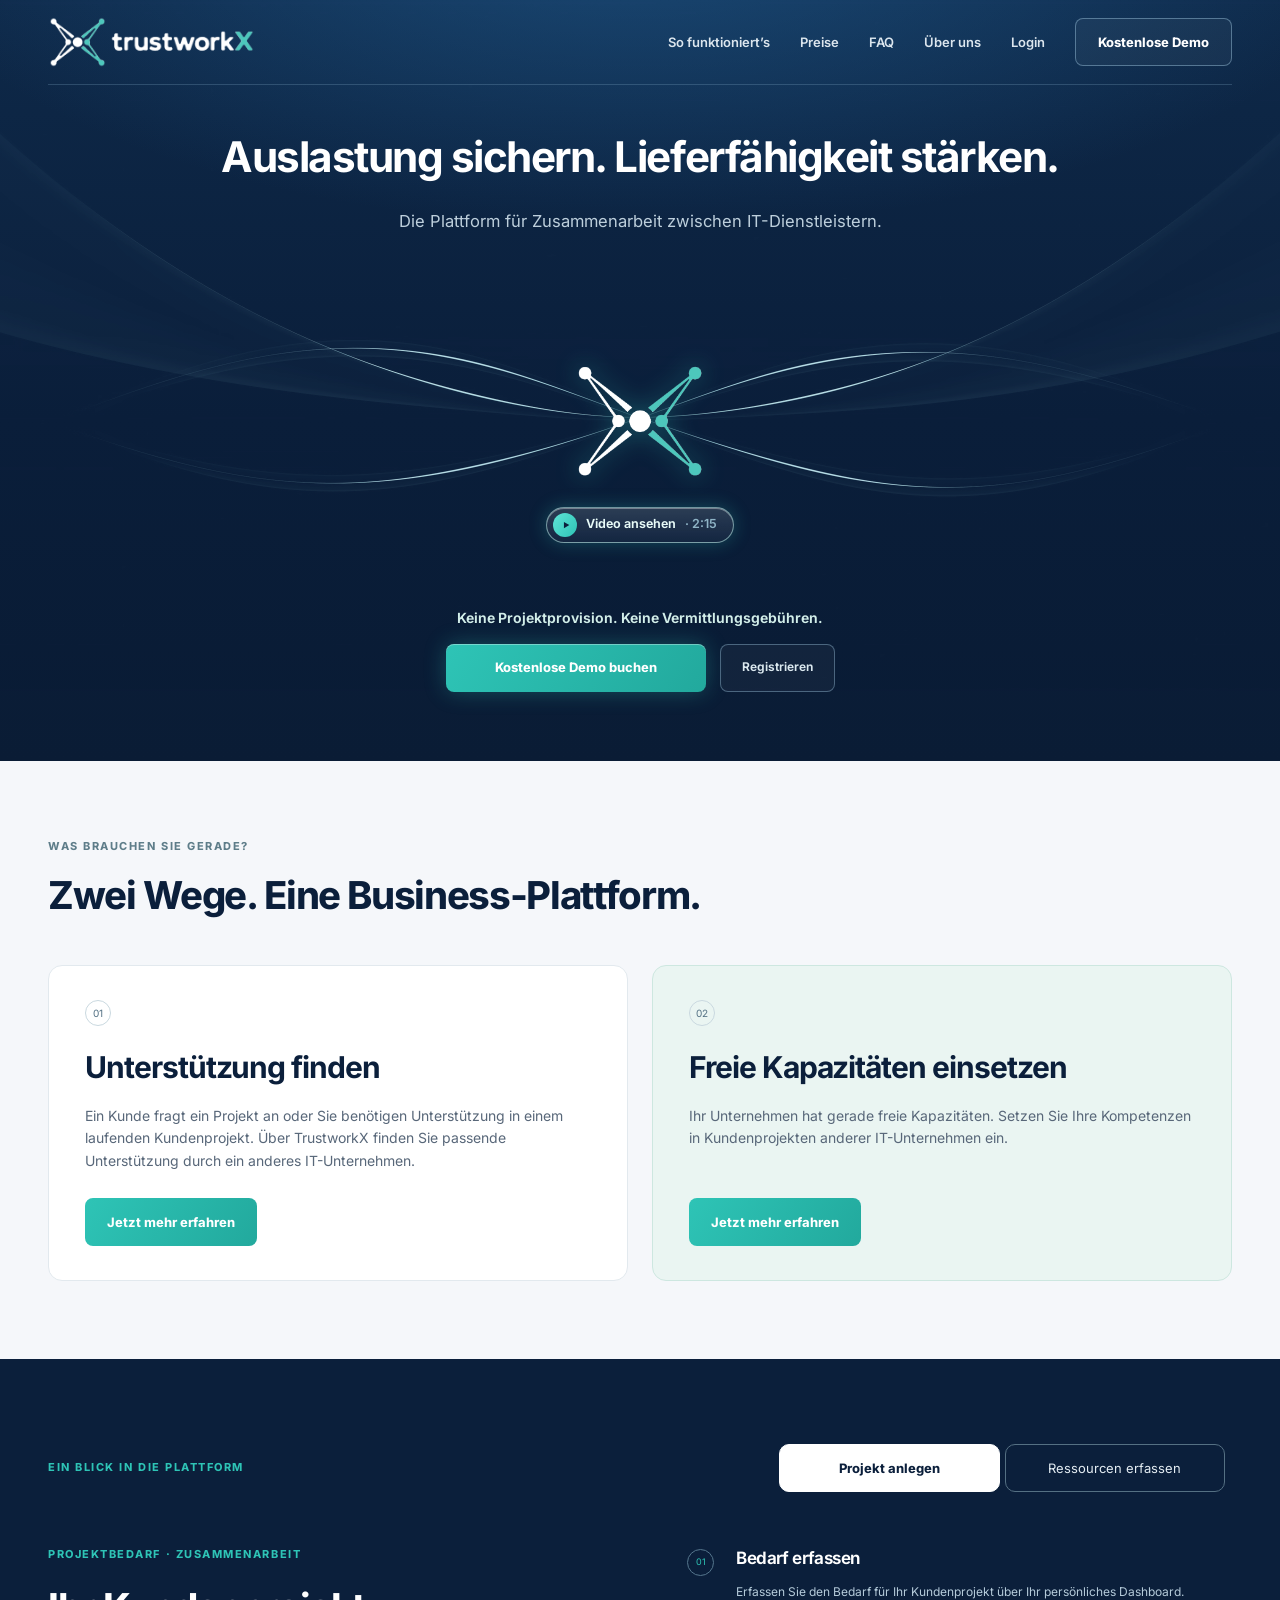
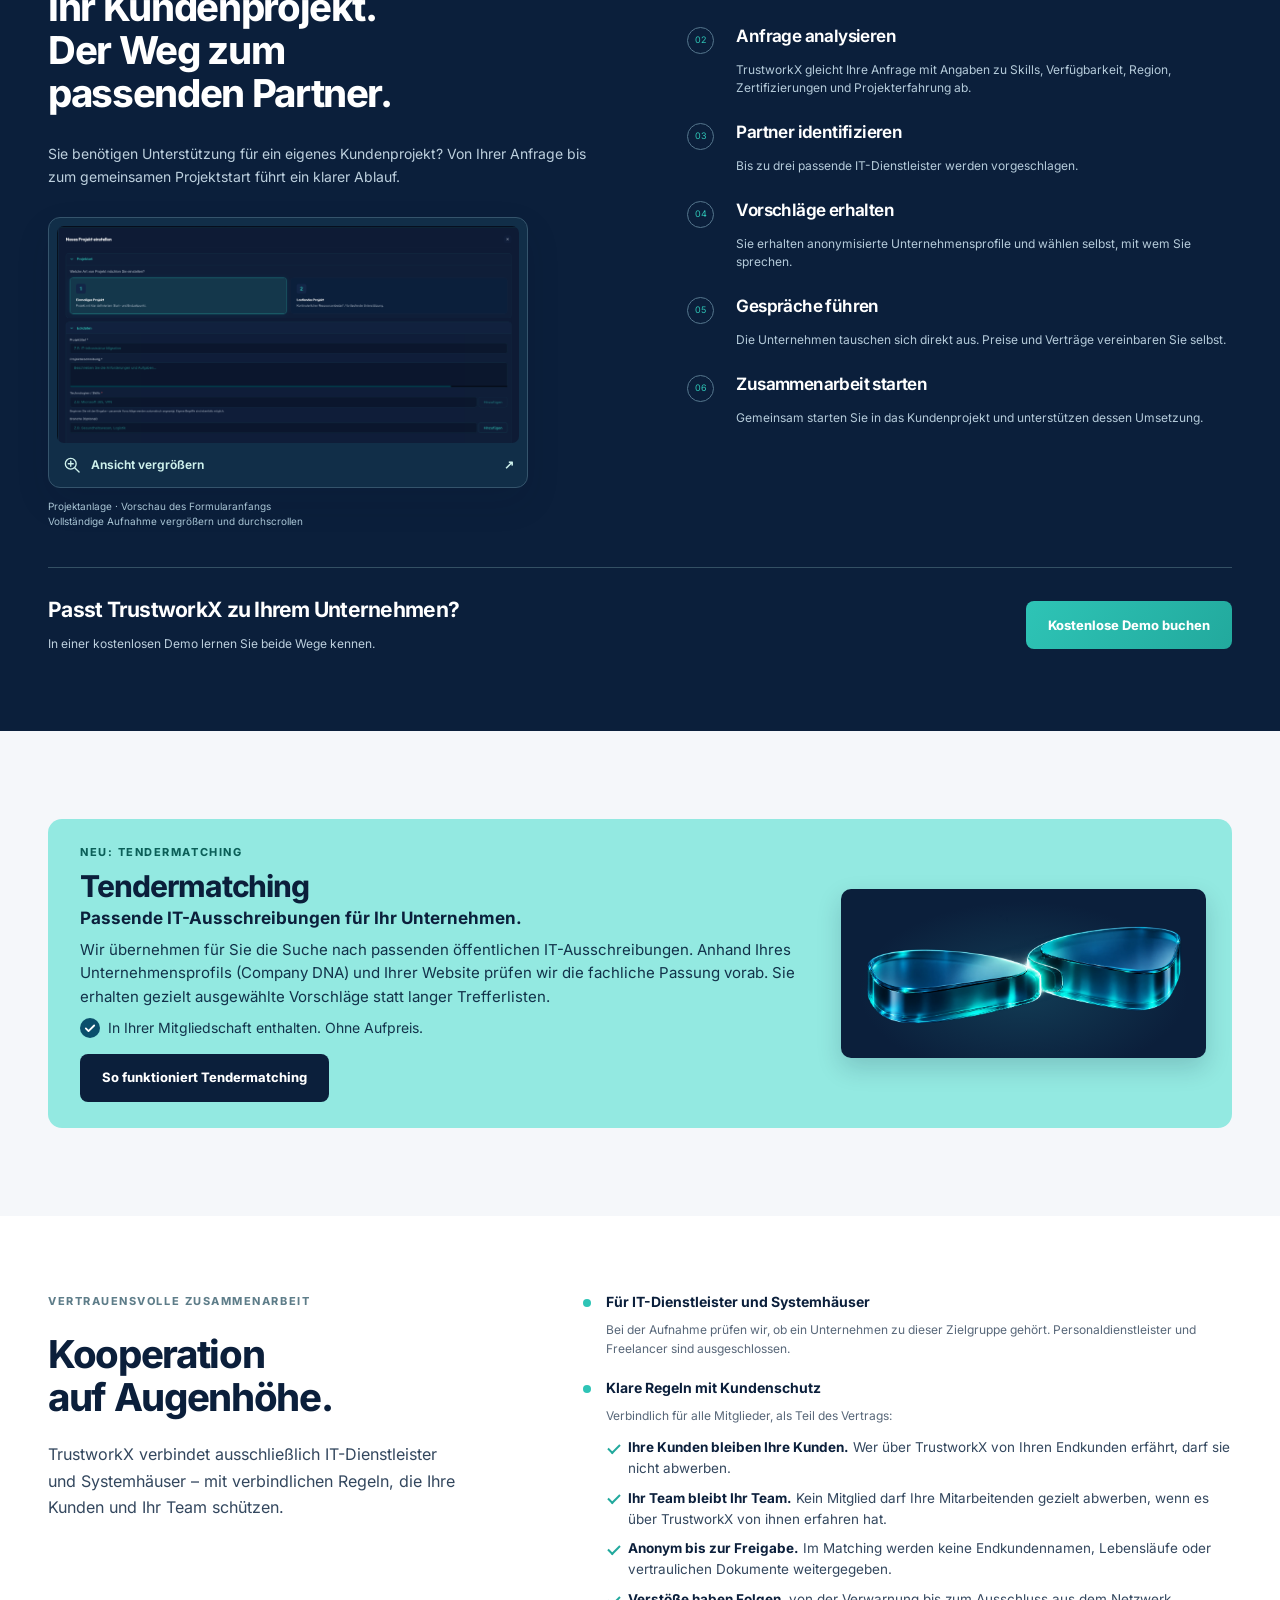
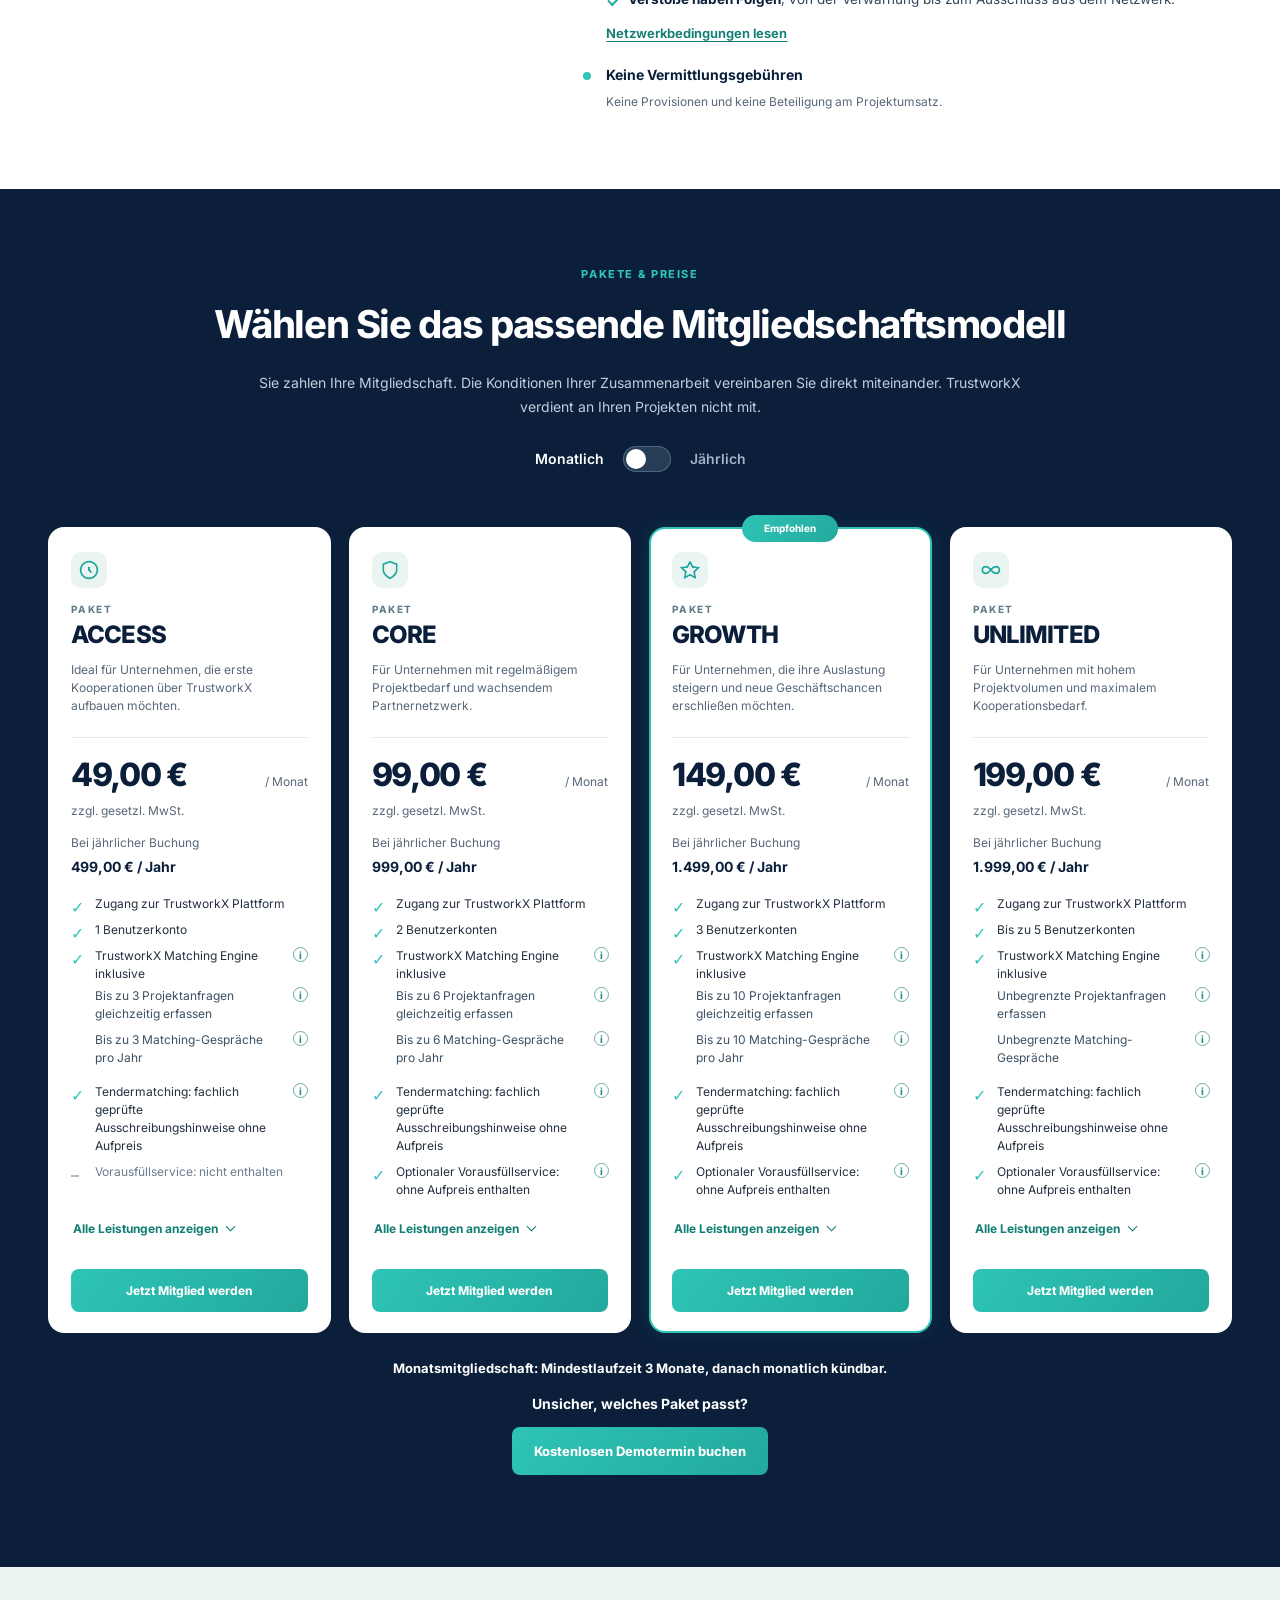
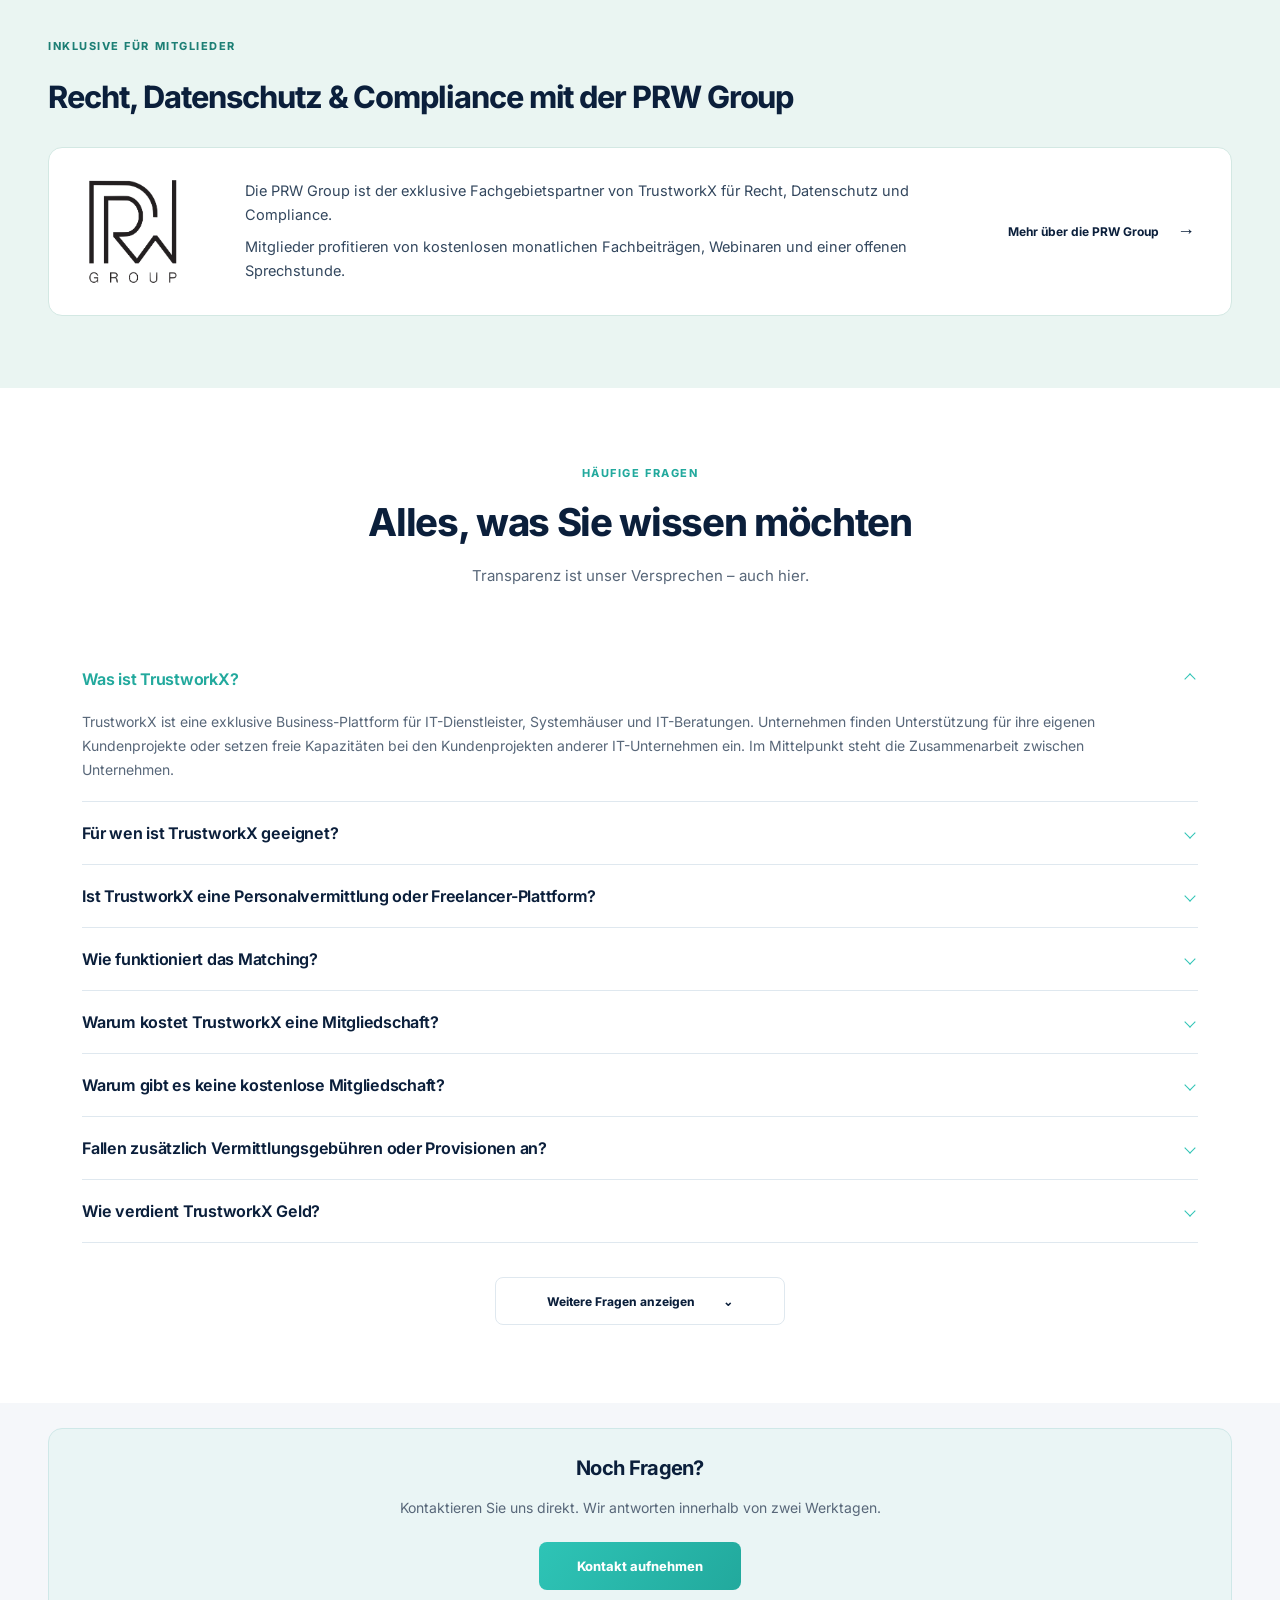
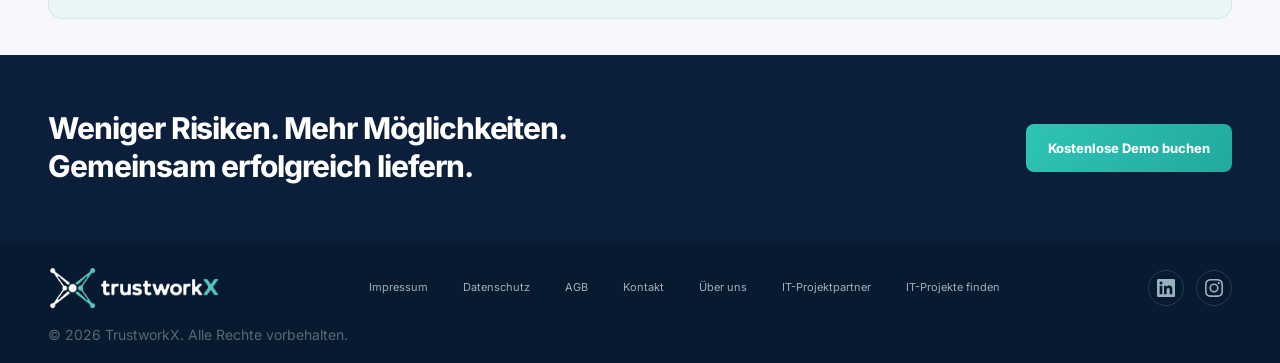
<file: index.html>
<!doctype html><html lang="de"><head><meta charset="UTF-8"><meta name="viewport" content="width=device-width,initial-scale=1">
  <meta name="description"
    content="Die Business-Plattform für IT-Dienstleister. Mehr Auslastung, neue Projektchancen und geprüfte Partner – ohne Vermittlungsgebühren." />
  <!-- Social-Media-Vorschau (og:image braucht absolute URLs, daher hier bewusst die Live-Domain) -->
  <meta property="og:type" content="website" />
  <meta property="og:site_name" content="TrustworkX" />
  <meta property="og:locale" content="de_DE" />
  <meta property="og:title" content="TrustworkX – Die Business-Plattform für IT-Dienstleister" />
  <meta property="og:description"
    content="Mehr Auslastung, neue Projektchancen und geprüfte Partner – ohne Vermittlungsgebühren." />
  <meta property="og:url" content="https://www.trustworkx.de/" />
  <meta property="og:image" content="https://www.trustworkx.de/img/og-image.png" />
  <meta property="og:image:width" content="1200" />
  <meta property="og:image:height" content="630" />
  <meta name="twitter:card" content="summary_large_image" />
  <meta name="twitter:title" content="TrustworkX – Die Business-Plattform für IT-Dienstleister" />
  <meta name="twitter:description"
    content="Mehr Auslastung, neue Projektchancen und geprüfte Partner – ohne Vermittlungsgebühren." />
  <meta name="twitter:image" content="https://www.trustworkx.de/img/og-image.png" />
  <!-- Strukturierte Selbstauskunft für Suchmaschinen und KI-Übersichten (Schema.org) -->
  <script type="application/ld+json">
  {
    "@context": "https://schema.org",
    "@type": "Organization",
    "@id": "https://www.trustworkx.de/#organization",
    "name": "TrustworkX",
    "legalName": "Trustworkx UG (haftungsbeschränkt)",
    "url": "https://www.trustworkx.de/",
    "logo": "https://www.trustworkx.de/icon-192.png",
    "description": "TrustworkX ist die Business-Plattform für sichere und vertrauensvolle Zusammenarbeit zwischen IT-Dienstleistern: Projektbedarf und freie Kapazitäten werden auf einer sicheren Plattform zusammengebracht – mit geprüften Partnerunternehmen, kuratiertem Matching und ohne Vermittlungsgebühren.",
    "foundingDate": "2026-07-14",
    "founder": {
      "@type": "Person",
      "name": "Thomas Becker",
      "jobTitle": "Geschäftsführer"
    },
    "address": {
      "@type": "PostalAddress",
      "streetAddress": "Ludwigstraße 22",
      "postalCode": "82110",
      "addressLocality": "Germering",
      "addressCountry": "DE"
    },
    "contactPoint": {
      "@type": "ContactPoint",
      "contactType": "customer service",
      "email": "info@trustworkx.de",
      "telephone": "+49-89-24581717",
      "availableLanguage": "de"
    },
    "sameAs": [
      "https://www.linkedin.com/company/trustworkx",
      "https://www.instagram.com/trustworkx.de/"
    ]
  }
  </script>
  <title>trustworkX – Die Business-Plattform für IT-Dienstleister</title>
  <link rel="canonical" href="https://www.trustworkx.de/">
  <link rel="icon" href="/favicon.ico" sizes="any">
  <link rel="icon" type="image/png" sizes="32x32" href="/favicon-32x32.png">
  <link rel="icon" type="image/png" sizes="16x16" href="/favicon-16x16.png">
  <link rel="icon" type="image/png" sizes="192x192" href="/icon-192.png">
  <link rel="apple-touch-icon" href="/apple-touch-icon.png">
  <link rel="stylesheet" href="/css/start.css?v=9ed35b97">
</head><body>
<a class="skip-link" href="#inhalt">Zum Inhalt</a>
<header class="hero" id="start"><div class="hero-waves" aria-hidden="true"><div class="hero-waves-box"></div></div><div class="wrap"><nav class="navigation" aria-label="Hauptnavigation"><a class="brand" href="#start" aria-label="TrustworkX Start"><img src="assets/logo.png" alt="trustworkX"></a><button class="menu-toggle" aria-expanded="false" aria-controls="nav-links" aria-label="Menü öffnen"><span></span><span></span></button><div class="nav-links" id="nav-links"><a href="#ablauf">So funktioniert’s</a><a href="#preise">Preise</a><a href="#faq">FAQ</a><a href="/ueber-uns.html">Über uns</a><a class="nav-login" href="https://app.trustworkx.de/login">Login</a><a class="button outline" href="https://bookings.cloud.microsoft/book/TrustworkX1@trustworkx.de/?ismsaljsauthenabled" target="_blank" rel="noopener">Kostenlose Demo</a></div></nav>
<div class="hero-content"><h1>Auslastung sichern. Lieferfähigkeit stärken.</h1><p class="hero-sub">Die Plattform für Zusammenarbeit zwischen IT-Dienstleistern.</p>
<div class="hero-diagram"><div class="connection"><img src="assets/logo-x.png" alt="TrustworkX" width="819" height="727"><button type="button" class="video-pill" aria-haspopup="dialog" aria-controls="video-dialog" aria-label="Video ansehen, Länge 2 Minuten 15 Sekunden"><span class="video-pill-icon" aria-hidden="true"><svg viewBox="0 0 24 24" focusable="false"><path d="M7 4.5v15l13-7.5z"/></svg></span>Video ansehen <span class="video-pill-time" aria-hidden="true">· 2:15</span></button></div></div>
<div class="hero-action"><p class="hero-no-commission">Keine Projektprovision. Keine Vermittlungsgebühren.</p><div class="hero-cta-row"><a class="button teal" href="https://bookings.cloud.microsoft/book/TrustworkX1@trustworkx.de/?ismsaljsauthenabled" target="_blank" rel="noopener">Kostenlose Demo buchen</a><a class="quiet-link" href="#pricing">Registrieren</a></div></div></div></div></header>
<main id="inhalt"><section class="cases section" id="wege"><div class="wrap"><div class="section-heading"><p class="eyebrow">Was brauchen Sie gerade?</p><h2>Zwei Wege. Eine Business-Plattform.</h2></div><div class="benefit-grid"><article class="benefit-card"><div class="case-copy"><span class="case-number">01</span><h3>Unterstützung finden</h3><p>Ein Kunde fragt ein Projekt an oder Sie benötigen Unterstützung in einem laufenden Kundenprojekt. Über TrustworkX finden Sie passende Unterstützung durch ein anderes IT-Unternehmen.</p><a class="button teal" href="/it-projektpartner.html">Jetzt mehr erfahren</a></div></article><article class="benefit-card"><div class="case-copy"><span class="case-number">02</span><h3>Freie Kapazitäten einsetzen</h3><p>Ihr Unternehmen hat gerade freie Kapazitäten. Setzen Sie Ihre Kompetenzen in Kundenprojekten anderer IT-Unternehmen ein.</p><a class="button teal" href="/it-projekte-finden.html">Jetzt mehr erfahren</a></div></article></div></div></section>
<section class="platform section dark" id="plattform" data-view="project"><div class="wrap"><div class="platform-heading"><p class="eyebrow">Ein Blick in die Plattform</p><div class="platform-tabs" role="tablist" aria-label="Plattformansicht wechseln – beide Optionen sind anklickbar"><button role="tab" id="platform-tab-project" data-platform="project" aria-controls="ablauf" aria-selected="true"><span class="segment-label">Projekt anlegen</span></button><button role="tab" id="platform-tab-resources" data-platform="resources" aria-controls="ressourcen" aria-selected="false" tabindex="-1"><span class="segment-label">Ressourcen erfassen</span></button></div></div><span id="how-it-works" aria-hidden="true"></span><div class="platform-panel workflow" id="ablauf" role="tabpanel" aria-labelledby="platform-tab-project" tabindex="0"><div class="two-col"><div><p class="eyebrow">Projektbedarf · Zusammenarbeit</p><h2>Ihr Kundenprojekt.<br>Der Weg zum<br>passenden Partner.</h2><p class="section-intro">Sie benötigen Unterstützung für ein eigenes Kundenprojekt? Von Ihrer Anfrage bis zum gemeinsamen Projektstart führt ein klarer Ablauf.</p><figure class="product compact-product"><button class="product-preview" type="button" data-screenshot="assets/projektanlage-vollstaendig.png" data-viewer-fit="width" data-image-title="Projekt anlegen · vollständige Formularansicht" data-image-alt="Vollständige Projekt-Erfassungsmaske aus vier überlappenden Originalaufnahmen: Projektart, Eckdaten, Rahmenbedingungen, Vorschau, Anhänge und Abschlussbuttons." aria-haspopup="dialog" aria-controls="screenshot-dialog"><span class="product-shot project-shot"><img src="assets/projektanlage-vorschau.webp" alt="Originalaufnahme des Formularanfangs mit Projektart und Eckdaten. Die vollständige Maske ist in der vergrößerten Ansicht scrollbar." width="2048" height="962" loading="eager" decoding="async" fetchpriority="low"></span><span class="image-open"><svg viewBox="0 0 24 24" aria-hidden="true"><circle cx="10.5" cy="10.5" r="6.5"/><path d="m15.5 15.5 5 5M7.5 10.5h6M10.5 7.5v6"/></svg>Ansicht vergrößern <span aria-hidden="true">↗</span></span></button><figcaption>Projektanlage · Vorschau des Formularanfangs<br>Vollständige Aufnahme vergrößern und durchscrollen</figcaption></figure></div><ol class="steps"><li><span class="step-number">01</span><div><h3>Bedarf erfassen</h3><p>Erfassen Sie den Bedarf für Ihr Kundenprojekt über Ihr persönliches Dashboard.</p></div></li><li><span class="step-number">02</span><div><h3>Anfrage analysieren</h3><p>TrustworkX gleicht Ihre Anfrage mit Angaben zu Skills, Verfügbarkeit, Region, Zertifizierungen und Projekterfahrung ab.</p></div></li><li><span class="step-number">03</span><div><h3>Partner identifizieren</h3><p>Bis zu drei passende IT-Dienstleister werden vorgeschlagen.</p></div></li><li><span class="step-number">04</span><div><h3>Vorschläge erhalten</h3><p>Sie erhalten anonymisierte Unternehmensprofile und wählen selbst, mit wem Sie sprechen.</p></div></li><li><span class="step-number">05</span><div><h3>Gespräche führen</h3><p>Die Unternehmen tauschen sich direkt aus. Preise und Verträge vereinbaren Sie selbst.</p></div></li><li><span class="step-number">06</span><div><h3>Zusammenarbeit starten</h3><p>Gemeinsam starten Sie in das Kundenprojekt und unterstützen dessen Umsetzung.</p></div></li></ol></div></div><div class="platform-panel resources" id="ressourcen" role="tabpanel" aria-labelledby="platform-tab-resources" tabindex="0" hidden><div class="two-col"><div><p class="eyebrow">Auslastung · freie Ressourcen</p><h2>Freie Kapazitäten?<br>Bringen Sie Ihr Team<br>wieder in Projekte.</h2><p class="section-intro">Nutzen Sie freie Kapazitäten Ihres Teams, um andere IT-Unternehmen bei deren Kundenprojekten zu unterstützen.</p><div class="resource-way"><h3>Projekt-Matching</h3><p>Über das Matching können Sie als passendes IT-Unternehmen für Kundenprojekte anderer Mitglieder vorgeschlagen werden.</p></div><div class="resource-way"><h3>Zusätzlich: Ressourcen im Newsletter</h3><p>Stellen Sie freie Ressourcen anonymisiert im Newsletter an Mitglieder vor. Nur mit Ihrer ausdrücklichen Freigabe im Dashboard. Die Vorstellung erfolgt unabhängig vom Projektmatching.</p></div><p class="privacy-note">Ohne Firmen-, Personen- oder Kontaktdaten. Eine Zusammenarbeit wird nicht garantiert.</p></div><figure class="product compact-product"><button class="product-preview" type="button" data-screenshot="assets/ressourcen-vollstaendig.png" data-viewer-fit="width" data-image-title="Ressourcen erfassen · vollständige Formularansicht" data-image-alt="Vollständige leere Maske Freie Ressource hinzufügen aus zwei überlappenden Originalaufnahmen: Stammdaten, Verfügbarkeit, Skills, Hersteller, Zertifizierungen, Sprachen, Einsatzart, Kurzbeschreibung, PDF-Anhang und Abschlussbuttons." aria-haspopup="dialog" aria-controls="screenshot-dialog"><span class="product-shot resource-entry-shot"><img src="assets/ressourcen-vorschau.webp" alt="Originalaufnahme des Ressourcen-Formularanfangs. Die vollständige Maske ist in der vergrößerten Ansicht scrollbar." width="779" height="895" loading="eager" decoding="async" fetchpriority="low"></span><span class="image-open"><svg viewBox="0 0 24 24" aria-hidden="true"><circle cx="10.5" cy="10.5" r="6.5"/><path d="m15.5 15.5 5 5M7.5 10.5h6M10.5 7.5v6"/></svg>Ansicht vergrößern <span aria-hidden="true">↗</span></span></button><figcaption>Ressourcen erfassen · Vorschau des Formularanfangs<br>Vollständige Aufnahme vergrößern und durchscrollen</figcaption></figure></div></div><div class="case-close"><div><h3>Passt TrustworkX zu Ihrem Unternehmen?</h3><p>In einer kostenlosen Demo lernen Sie beide Wege kennen.</p></div><a class="button teal" href="https://bookings.cloud.microsoft/book/TrustworkX1@trustworkx.de/?ismsaljsauthenabled" target="_blank" rel="noopener">Kostenlose Demo buchen</a></div></div></section>
<section class="tender-teaser" id="tendermatching" aria-labelledby="tender-title"><div class="wrap"><div class="tender-box"><div class="tender-copy"><p class="tender-flag">Neu: Tendermatching</p><h2 id="tender-title">Tendermatching</h2><p class="tender-sub">Passende IT-Ausschreibungen für Ihr Unternehmen.</p><p class="tender-text">Wir übernehmen für Sie die Suche nach passenden öffentlichen IT-Ausschreibungen. Anhand Ihres Unternehmensprofils (Company DNA) und Ihrer Website prüfen wir die fachliche Passung vorab. Sie erhalten gezielt ausgewählte Vorschläge statt langer Trefferlisten.</p><p class="tender-included"><svg viewBox="0 0 24 24" width="20" height="20" aria-hidden="true" focusable="false"><circle cx="12" cy="12" r="12" fill="#0b4f6c"/><path d="m7 12.5 3.2 3.2L17 9" fill="none" stroke="#fff" stroke-width="2.2" stroke-linecap="round" stroke-linejoin="round"/></svg><span>In Ihrer Mitgliedschaft enthalten. Ohne Aufpreis.</span></p><a class="button navy tender-more" href="/tendermatching.html">So funktioniert Tendermatching</a></div><div class="tender-art" aria-hidden="true"><img src="/assets/tendermatching-glasmotiv.webp" alt="" width="1942" height="809" loading="lazy" decoding="async" draggable="false"></div></div></div></section>

<section class="trust section" id="vertrauen"><div class="wrap two-col"><div><p class="eyebrow">Vertrauensvolle Zusammenarbeit</p><h2>Kooperation<br>auf Augenhöhe.</h2><p class="trust-lead">TrustworkX verbindet ausschließlich IT-Dienstleister und Systemhäuser – mit verbindlichen Regeln, die Ihre Kunden und Ihr Team schützen.</p></div><div><ul class="trust-points"><li><h3>Für IT-Dienstleister und Systemhäuser</h3><p>Bei der Aufnahme prüfen wir, ob ein Unternehmen zu dieser Zielgruppe gehört. Personaldienstleister und Freelancer sind ausgeschlossen.</p></li><li><h3>Klare Regeln mit Kundenschutz</h3><p>Verbindlich für alle Mitglieder, als Teil des Vertrags:</p><ul class="trust-rules"><li><b>Ihre Kunden bleiben Ihre Kunden.</b> Wer über TrustworkX von Ihren Endkunden erfährt, darf sie nicht abwerben.</li><li><b>Ihr Team bleibt Ihr Team.</b> Kein Mitglied darf Ihre Mitarbeitenden gezielt abwerben, wenn es über TrustworkX von ihnen erfahren hat.</li><li><b>Anonym bis zur Freigabe.</b> Im Matching werden keine Endkundennamen, Lebensläufe oder vertraulichen Dokumente weitergegeben.</li><li><b>Verstöße haben Folgen</b>, von der Verwarnung bis zum Ausschluss aus dem Netzwerk.</li></ul><a class="trust-rules-link" href="/agb.html#teil-b">Netzwerkbedingungen lesen</a></li><li><h3>Keine Vermittlungsgebühren</h3><p>Keine Provisionen und keine Beteiligung am Projektumsatz.</p></li></ul></div></div></section>
<span id="pricing" aria-hidden="true"></span><section class="pricing section" id="preise"><div class="wrap"><div class="section-heading center"><p class="eyebrow">Pakete & Preise</p><h2>Wählen Sie das passende Mitgliedschaftsmodell</h2></div><p class="membership-principle">Sie zahlen Ihre Mitgliedschaft. Die Konditionen Ihrer Zusammenarbeit vereinbaren Sie direkt miteinander. TrustworkX verdient an Ihren Projekten nicht mit.</p><div class="billing"><span id="monthly-label" class="active">Monatlich</span><button id="billing-toggle" role="switch" aria-checked="false" aria-label="Jährliche Abrechnung"><span></span></button><span id="yearly-label">Jährlich</span></div><div class="pricing-grid"><article class="price-card "><div class="package-icon "><img src="assets/paket-0.png" alt=""></div><div class="eyebrow muted">Paket</div><h3>ACCESS</h3><p class="package-description">Ideal für Unternehmen, die erste Kooperationen über TrustworkX aufbauen möchten.</p><div class="amount"><strong data-month="49,00" data-year="499,00">49,00 €</strong><span class="period">/ Monat</span></div><small>zzgl. gesetzl. MwSt.</small><p class="annual" data-month="49,00" data-year="499,00">Bei jährlicher Buchung<br><b>499,00 € / Jahr</b></p><div class="features-wrap"><ul class="features"><li>Zugang zur TrustworkX Plattform</li><li>1 Benutzerkonto</li><li class="feature-group"><span class="feature-text">TrustworkX Matching Engine inklusive</span><button type="button" class="info-btn" data-feature="engine" data-pop-mode="click" aria-expanded="false" aria-haspopup="dialog" aria-controls="feature-popover" aria-label="Erklärung zu: TrustworkX Matching Engine inklusive"><span aria-hidden="true">i</span></button><ul class="feature-sub"><li><span class="feature-text">Bis zu 3 Projektanfragen gleichzeitig erfassen</span><button type="button" class="info-btn" data-feature="projektanfrage" data-pop-mode="click" aria-expanded="false" aria-haspopup="dialog" aria-controls="feature-popover" aria-label="Erklärung zu: Bis zu 3 Projektanfragen gleichzeitig erfassen"><span aria-hidden="true">i</span></button></li><li><span class="feature-text">Bis zu 3 Matching-Gespräche pro Jahr</span><button type="button" class="info-btn" data-feature="matching" data-pop-mode="click" aria-expanded="false" aria-haspopup="dialog" aria-controls="feature-popover" aria-label="Erklärung zu: Bis zu 3 Matching-Gespräche pro Jahr"><span aria-hidden="true">i</span></button></li></ul></li><li><span class="feature-text">Tendermatching: fachlich geprüfte Ausschreibungshinweise ohne Aufpreis</span><button type="button" class="info-btn" data-feature="tendermatching-kurz" data-pop-mode="click" aria-expanded="false" aria-haspopup="dialog" aria-controls="feature-popover" aria-label="Erklärung zu: Tendermatching: fachlich geprüfte Ausschreibungshinweise ohne Aufpreis"><span aria-hidden="true">i</span></button></li><li class="feature-missing"><span class="feature-text">Vorausfüllservice: nicht enthalten</span></li></ul><button type="button" class="features-toggle" aria-expanded="false" aria-controls="mehr-access"><span class="features-toggle-label">Alle Leistungen anzeigen</span><span class="features-toggle-icon" aria-hidden="true"></span></button><ul class="features features-more" id="mehr-access" hidden><li>Unternehmensprofil</li><li>Persönliches Dashboard</li><li><span class="feature-text">Bearbeitung Ihrer Projektanfragen innerhalb von 48 Stunden</span><button type="button" class="info-btn" data-feature="bearbeitung-48" data-pop-mode="click" aria-expanded="false" aria-haspopup="dialog" aria-controls="feature-popover" aria-label="Erklärung zu: Bearbeitung Ihrer Projektanfragen innerhalb von 48 Stunden"><span aria-hidden="true">i</span></button></li></ul></div><a class="button teal plan-cta" href="checkout.html?plan=ACCESS&amp;interval=month" data-plan="ACCESS">Jetzt Mitglied werden</a></article><article class="price-card "><div class="package-icon "><img src="assets/paket-1.png" alt=""></div><div class="eyebrow muted">Paket</div><h3>CORE</h3><p class="package-description">Für Unternehmen mit regelmäßigem Projektbedarf und wachsendem Partnernetzwerk.</p><div class="amount"><strong data-month="99,00" data-year="999,00">99,00 €</strong><span class="period">/ Monat</span></div><small>zzgl. gesetzl. MwSt.</small><p class="annual" data-month="99,00" data-year="999,00">Bei jährlicher Buchung<br><b>999,00 € / Jahr</b></p><div class="features-wrap"><ul class="features"><li>Zugang zur TrustworkX Plattform</li><li>2 Benutzerkonten</li><li class="feature-group"><span class="feature-text">TrustworkX Matching Engine inklusive</span><button type="button" class="info-btn" data-feature="engine" data-pop-mode="click" aria-expanded="false" aria-haspopup="dialog" aria-controls="feature-popover" aria-label="Erklärung zu: TrustworkX Matching Engine inklusive"><span aria-hidden="true">i</span></button><ul class="feature-sub"><li><span class="feature-text">Bis zu 6 Projektanfragen gleichzeitig erfassen</span><button type="button" class="info-btn" data-feature="projektanfrage" data-pop-mode="click" aria-expanded="false" aria-haspopup="dialog" aria-controls="feature-popover" aria-label="Erklärung zu: Bis zu 6 Projektanfragen gleichzeitig erfassen"><span aria-hidden="true">i</span></button></li><li><span class="feature-text">Bis zu 6 Matching-Gespräche pro Jahr</span><button type="button" class="info-btn" data-feature="matching" data-pop-mode="click" aria-expanded="false" aria-haspopup="dialog" aria-controls="feature-popover" aria-label="Erklärung zu: Bis zu 6 Matching-Gespräche pro Jahr"><span aria-hidden="true">i</span></button></li></ul></li><li><span class="feature-text">Tendermatching: fachlich geprüfte Ausschreibungshinweise ohne Aufpreis</span><button type="button" class="info-btn" data-feature="tendermatching-kurz" data-pop-mode="click" aria-expanded="false" aria-haspopup="dialog" aria-controls="feature-popover" aria-label="Erklärung zu: Tendermatching: fachlich geprüfte Ausschreibungshinweise ohne Aufpreis"><span aria-hidden="true">i</span></button></li><li><span class="feature-text">Optionaler Vorausfüllservice: ohne Aufpreis enthalten</span><button type="button" class="info-btn" data-feature="vorausfuellservice" data-pop-mode="click" aria-expanded="false" aria-haspopup="dialog" aria-controls="feature-popover" aria-label="Erklärung zu: Optionaler Vorausfüllservice: ohne Aufpreis enthalten"><span aria-hidden="true">i</span></button></li></ul><button type="button" class="features-toggle" aria-expanded="false" aria-controls="mehr-core"><span class="features-toggle-label">Alle Leistungen anzeigen</span><span class="features-toggle-icon" aria-hidden="true"></span></button><ul class="features features-more" id="mehr-core" hidden><li>Unternehmensprofil</li><li>Persönliches Dashboard</li><li><span class="feature-text">Bearbeitung Ihrer Projektanfragen innerhalb von 48 Stunden</span><button type="button" class="info-btn" data-feature="bearbeitung-48" data-pop-mode="click" aria-expanded="false" aria-haspopup="dialog" aria-controls="feature-popover" aria-label="Erklärung zu: Bearbeitung Ihrer Projektanfragen innerhalb von 48 Stunden"><span aria-hidden="true">i</span></button></li></ul></div><a class="button teal plan-cta" href="checkout.html?plan=CORE&amp;interval=month" data-plan="CORE">Jetzt Mitglied werden</a></article><article class="price-card recommended"><span class="recommend">Empfohlen</span><div class="package-icon "><img src="assets/paket-2.png" alt=""></div><div class="eyebrow muted">Paket</div><h3>GROWTH</h3><p class="package-description">Für Unternehmen, die ihre Auslastung steigern und neue Geschäftschancen erschließen möchten.</p><div class="amount"><strong data-month="149,00" data-year="1.499,00">149,00 €</strong><span class="period">/ Monat</span></div><small>zzgl. gesetzl. MwSt.</small><p class="annual" data-month="149,00" data-year="1.499,00">Bei jährlicher Buchung<br><b>1.499,00 € / Jahr</b></p><div class="features-wrap"><ul class="features"><li>Zugang zur TrustworkX Plattform</li><li>3 Benutzerkonten</li><li class="feature-group"><span class="feature-text">TrustworkX Matching Engine inklusive</span><button type="button" class="info-btn" data-feature="engine" data-pop-mode="click" aria-expanded="false" aria-haspopup="dialog" aria-controls="feature-popover" aria-label="Erklärung zu: TrustworkX Matching Engine inklusive"><span aria-hidden="true">i</span></button><ul class="feature-sub"><li><span class="feature-text">Bis zu 10 Projektanfragen gleichzeitig erfassen</span><button type="button" class="info-btn" data-feature="projektanfrage" data-pop-mode="click" aria-expanded="false" aria-haspopup="dialog" aria-controls="feature-popover" aria-label="Erklärung zu: Bis zu 10 Projektanfragen gleichzeitig erfassen"><span aria-hidden="true">i</span></button></li><li><span class="feature-text">Bis zu 10 Matching-Gespräche pro Jahr</span><button type="button" class="info-btn" data-feature="matching" data-pop-mode="click" aria-expanded="false" aria-haspopup="dialog" aria-controls="feature-popover" aria-label="Erklärung zu: Bis zu 10 Matching-Gespräche pro Jahr"><span aria-hidden="true">i</span></button></li></ul></li><li><span class="feature-text">Tendermatching: fachlich geprüfte Ausschreibungshinweise ohne Aufpreis</span><button type="button" class="info-btn" data-feature="tendermatching-kurz" data-pop-mode="click" aria-expanded="false" aria-haspopup="dialog" aria-controls="feature-popover" aria-label="Erklärung zu: Tendermatching: fachlich geprüfte Ausschreibungshinweise ohne Aufpreis"><span aria-hidden="true">i</span></button></li><li><span class="feature-text">Optionaler Vorausfüllservice: ohne Aufpreis enthalten</span><button type="button" class="info-btn" data-feature="vorausfuellservice" data-pop-mode="click" aria-expanded="false" aria-haspopup="dialog" aria-controls="feature-popover" aria-label="Erklärung zu: Optionaler Vorausfüllservice: ohne Aufpreis enthalten"><span aria-hidden="true">i</span></button></li></ul><button type="button" class="features-toggle" aria-expanded="false" aria-controls="mehr-growth"><span class="features-toggle-label">Alle Leistungen anzeigen</span><span class="features-toggle-icon" aria-hidden="true"></span></button><ul class="features features-more" id="mehr-growth" hidden><li>Unternehmensprofil</li><li>Persönliches Dashboard</li><li><span class="feature-text">Priorisierte Bearbeitung Ihrer Projektanfragen innerhalb von 24 Stunden</span><button type="button" class="info-btn" data-feature="bearbeitung-24" data-pop-mode="click" aria-expanded="false" aria-haspopup="dialog" aria-controls="feature-popover" aria-label="Erklärung zu: Priorisierte Bearbeitung Ihrer Projektanfragen innerhalb von 24 Stunden"><span aria-hidden="true">i</span></button></li></ul></div><a class="button teal plan-cta" href="checkout.html?plan=GROWTH&amp;interval=month" data-plan="GROWTH">Jetzt Mitglied werden</a></article><article class="price-card "><div class="package-icon navy"><img src="assets/paket-3.png" alt=""></div><div class="eyebrow muted">Paket</div><h3>UNLIMITED</h3><p class="package-description">Für Unternehmen mit hohem Projektvolumen und maximalem Kooperationsbedarf.</p><div class="amount"><strong data-month="199,00" data-year="1.999,00">199,00 €</strong><span class="period">/ Monat</span></div><small>zzgl. gesetzl. MwSt.</small><p class="annual" data-month="199,00" data-year="1.999,00">Bei jährlicher Buchung<br><b>1.999,00 € / Jahr</b></p><div class="features-wrap"><ul class="features"><li>Zugang zur TrustworkX Plattform</li><li>Bis zu 5 Benutzerkonten</li><li class="feature-group"><span class="feature-text">TrustworkX Matching Engine inklusive</span><button type="button" class="info-btn" data-feature="engine" data-pop-mode="click" aria-expanded="false" aria-haspopup="dialog" aria-controls="feature-popover" aria-label="Erklärung zu: TrustworkX Matching Engine inklusive"><span aria-hidden="true">i</span></button><ul class="feature-sub"><li><span class="feature-text">Unbegrenzte Projektanfragen erfassen</span><button type="button" class="info-btn" data-feature="projektanfrage" data-pop-mode="click" aria-expanded="false" aria-haspopup="dialog" aria-controls="feature-popover" aria-label="Erklärung zu: Unbegrenzte Projektanfragen erfassen"><span aria-hidden="true">i</span></button></li><li><span class="feature-text">Unbegrenzte Matching-Gespräche</span><button type="button" class="info-btn" data-feature="matching" data-pop-mode="click" aria-expanded="false" aria-haspopup="dialog" aria-controls="feature-popover" aria-label="Erklärung zu: Unbegrenzte Matching-Gespräche"><span aria-hidden="true">i</span></button></li></ul></li><li><span class="feature-text">Tendermatching: fachlich geprüfte Ausschreibungshinweise ohne Aufpreis</span><button type="button" class="info-btn" data-feature="tendermatching-kurz" data-pop-mode="click" aria-expanded="false" aria-haspopup="dialog" aria-controls="feature-popover" aria-label="Erklärung zu: Tendermatching: fachlich geprüfte Ausschreibungshinweise ohne Aufpreis"><span aria-hidden="true">i</span></button></li><li><span class="feature-text">Optionaler Vorausfüllservice: ohne Aufpreis enthalten</span><button type="button" class="info-btn" data-feature="vorausfuellservice" data-pop-mode="click" aria-expanded="false" aria-haspopup="dialog" aria-controls="feature-popover" aria-label="Erklärung zu: Optionaler Vorausfüllservice: ohne Aufpreis enthalten"><span aria-hidden="true">i</span></button></li></ul><button type="button" class="features-toggle" aria-expanded="false" aria-controls="mehr-unlimited"><span class="features-toggle-label">Alle Leistungen anzeigen</span><span class="features-toggle-icon" aria-hidden="true"></span></button><ul class="features features-more" id="mehr-unlimited" hidden><li>Unternehmensprofil</li><li>Persönliches Dashboard</li><li><span class="feature-text">Priorisierte Bearbeitung Ihrer Projektanfragen innerhalb von 24 Stunden</span><button type="button" class="info-btn" data-feature="bearbeitung-24" data-pop-mode="click" aria-expanded="false" aria-haspopup="dialog" aria-controls="feature-popover" aria-label="Erklärung zu: Priorisierte Bearbeitung Ihrer Projektanfragen innerhalb von 24 Stunden"><span aria-hidden="true">i</span></button></li></ul></div><a class="button teal plan-cta" href="checkout.html?plan=UNLIMITED&amp;interval=month" data-plan="UNLIMITED">Jetzt Mitglied werden</a></article></div><div class="price-after"><p id="monthly-membership-term"><b>Monatsmitgliedschaft: Mindestlaufzeit 3 Monate, danach monatlich kündbar.</b></p><p id="annual-membership-term" hidden><b>12 Monate Laufzeit, kündbar bis 3 Monate vor Ablauf.</b></p><p><b>Unsicher, welches Paket passt?</b><br><a class="button teal" href="https://bookings.cloud.microsoft/book/TrustworkX1@trustworkx.de/?ismsaljsauthenabled" target="_blank" rel="noopener">Kostenlosen Demotermin buchen</a></p></div></div></section>
<section class="prw-band" id="partner" aria-labelledby="prw-title"><div class="wrap"><p class="eyebrow">Inklusive für Mitglieder</p><h2 id="prw-title">Recht, Datenschutz &amp; Compliance mit der PRW Group</h2><div class="prw-strip"><img src="assets/prw.png" alt="PRW Group" width="550" height="635" loading="lazy" decoding="async"><div><p>Die PRW Group ist der exklusive Fachgebietspartner von TrustworkX für Recht, Datenschutz und Compliance.</p><p>Mitglieder profitieren von kostenlosen monatlichen Fachbeiträgen, Webinaren und einer offenen Sprechstunde.</p></div><a class="text-link" href="https://www.prw.de" target="_blank" rel="noopener">Mehr über die PRW Group <span>→</span></a></div></div></section>
<section class="faq section" id="faq"><div class="wrap"><div class="section-heading center"><p class="eyebrow">Häufige Fragen</p><h2>Alles, was Sie wissen möchten</h2><p>Transparenz ist unser Versprechen – auch hier.</p></div><div class="faq-list"><details class="faq-item "  open><summary>Was ist TrustworkX?<span class="chevron" aria-hidden="true"></span></summary><p>TrustworkX ist eine exklusive Business-Plattform für IT-Dienstleister, Systemhäuser und IT-Beratungen. Unternehmen finden Unterstützung für ihre eigenen Kundenprojekte oder setzen freie Kapazitäten bei den Kundenprojekten anderer IT-Unternehmen ein. Im Mittelpunkt steht die Zusammenarbeit zwischen Unternehmen.</p></details><details class="faq-item "  ><summary>Für wen ist TrustworkX geeignet?<span class="chevron" aria-hidden="true"></span></summary><p>Für IT-Dienstleister und Systemhäuser jeder Größe, vom spezialisierten Beratungshaus bis zum mittelständischen Systemhaus. Personaldienstleister und Freelancer sind ausgeschlossen.</p></details><details class="faq-item "  ><summary>Ist TrustworkX eine Personalvermittlung oder Freelancer-Plattform?<span class="chevron" aria-hidden="true"></span></summary><p>Nein. Die Plattform unterstützt ausschließlich Kooperationen zwischen IT-Dienstleistern und Systemhäusern. Personaldienstleister und Freelancer sind ausgeschlossen. Verträge und Preise vereinbaren die Unternehmen direkt.</p></details><details class="faq-item "  ><summary>Wie funktioniert das Matching?<span class="chevron" aria-hidden="true"></span></summary><p>Sie erfassen Ihren Projekt- oder Kapazitätsbedarf im Dashboard. TrustworkX analysiert die Anfrage und schlägt bis zu drei passende Unternehmen vor. Sie entscheiden selbst, mit wem Sie sprechen möchten.</p></details><details class="faq-item "  ><summary>Warum kostet TrustworkX eine Mitgliedschaft?<span class="chevron" aria-hidden="true"></span></summary><p>Die Mitgliedschaften finanzieren die Prüfung, ob neue Unternehmen zur Zielgruppe gehören, die Weiterentwicklung der Plattform und professionelles Matching.</p></details><details class="faq-item "  ><summary>Warum gibt es keine kostenlose Mitgliedschaft?<span class="chevron" aria-hidden="true"></span></summary><p>TrustworkX möchte kein offenes Massenportal schaffen. Die kostenpflichtige Mitgliedschaft richtet sich an Unternehmen, die an langfristigen Kooperationen interessiert sind.</p></details><details class="faq-item "  ><summary>Fallen zusätzlich Vermittlungsgebühren oder Provisionen an?<span class="chevron" aria-hidden="true"></span></summary><p>Nein. Matching-Leistungen sind im Rahmen des jeweiligen Pakets enthalten. TrustworkX erhebt keine Vermittlungsprovisionen und beteiligt sich nicht am Umsatz Ihrer Projekte.</p></details><details class="faq-item "  ><summary>Wie verdient TrustworkX Geld?<span class="chevron" aria-hidden="true"></span></summary><p>TrustworkX finanziert sich ausschließlich über Mitgliedschaften und verfolgt keine Interessen an einzelnen Projekten oder Vertragsabschlüssen.</p></details><details class="faq-item extra-faq" hidden ><summary>Werden meine Kunden oder Projekte veröffentlicht?<span class="chevron" aria-hidden="true"></span></summary><p>Nein. Kundennamen und sensible Projektdetails werden nicht veröffentlicht. Für das Matching werden nur die zur Identifikation geeigneter Partner erforderlichen Informationen genutzt.</p></details><details class="faq-item extra-faq" hidden ><summary>Wie werden meine Unternehmensdaten geschützt?<span class="chevron" aria-hidden="true"></span></summary><p>Andere Mitglieder können Unternehmensprofile und Kontaktdaten nicht allgemein einsehen. Zunächst werden anonymisierte Kompetenzen gezeigt; Kontaktdaten werden bei Zusammenführung freigegeben. Anonymisierte Ressourcenprofile erscheinen nur nach ausdrücklicher Dashboard-Freigabe im Mitglieder-Newsletter. Eine Rücknahme gilt für künftige Ausgaben.</p></details><details class="faq-item extra-faq" hidden ><summary>Was wird bei der Aufnahme geprüft?<span class="chevron" aria-hidden="true"></span></summary><p>Bei der Aufnahme prüfen wir, ob ein Unternehmen zur Zielgruppe der IT-Dienstleister und Systemhäuser gehört. Personaldienstleister und Freelancer sind ausgeschlossen.</p></details><details class="faq-item extra-faq" hidden ><summary>Was passiert, wenn kein passender Partner gefunden wird?<span class="chevron" aria-hidden="true"></span></summary><p>Ist aktuell kein geeigneter Partner verfügbar, entstehen keine zusätzlichen Kosten. TrustworkX informiert transparent über den Status der Anfrage.</p></details><details class="faq-item extra-faq" hidden ><summary>Garantiert TrustworkX neue Projekte oder die Vermittlung freier Ressourcen?<span class="chevron" aria-hidden="true"></span></summary><p>Nein. Eine Zusammenarbeit ist nicht garantiert. Sie hängt unter anderem von Anforderungen, Verfügbarkeit, Zeitpunkt und den Entscheidungen der beteiligten Unternehmen ab.</p></details><details class="faq-item extra-faq" hidden ><summary>Kann ich meine Mitgliedschaft kündigen?<span class="chevron" aria-hidden="true"></span></summary><p>Ja. Bei monatlicher Abrechnung beträgt die Mindestlaufzeit drei Monate, danach ist die Mitgliedschaft monatlich kündbar. Jahresmitgliedschaften laufen zwölf Monate und verlängern sich um weitere zwölf Monate, wenn sie nicht drei Monate vor Laufzeitende gekündigt werden. Dafür bieten sie einen Preisvorteil.</p></details><details class="faq-item extra-faq" hidden ><summary>Wie schnell kann ich starten?<span class="chevron" aria-hidden="true"></span></summary><p>Nach Registrierung und Freischaltung als IT-Dienstleister oder Systemhaus können Sie Ihr Profil vervollständigen und Projektanfragen erfassen oder Kooperationspartner finden.</p></details><details class="faq-item extra-faq" hidden ><summary>Warum TrustworkX statt klassischer Vermittlungsplattformen?<span class="chevron" aria-hidden="true"></span></summary><p>Zusammenarbeit zwischen IT-Dienstleistern und Systemhäusern, keine Vermittlungsprovisionen, vertrauliches Matching und direkte Vertragsbeziehungen bilden das Modell von TrustworkX.</p></details></div><button class="button faq-more" id="faq-more" aria-expanded="false">Weitere Fragen anzeigen <span aria-hidden="true">⌄</span></button></div></section><section class="contact-section"><div class="wrap contact-box"><h3>Noch Fragen?</h3><p>Kontaktieren Sie uns direkt. Wir antworten innerhalb von zwei Werktagen.</p><a class="button teal" href="mailto:info@trustworkx.de?subject=Kontaktanfrage%20TrustworkX">Kontakt aufnehmen</a></div></section><section class="closing dark"><div class="wrap"><h2>Weniger Risiken. Mehr Möglichkeiten.<br>Gemeinsam erfolgreich liefern.</h2><a class="button teal" href="https://bookings.cloud.microsoft/book/TrustworkX1@trustworkx.de/?ismsaljsauthenabled" target="_blank" rel="noopener">Kostenlose Demo buchen</a></div></section></main>
<footer><div class="wrap footer-content"><a href="#start" class="brand"><img src="assets/logo.png" alt="trustworkX"></a><nav aria-label="Rechtliche Informationen"><a href="/impressum.html">Impressum</a><a href="/datenschutz.html">Datenschutz</a><a href="/agb.html">AGB</a><a href="mailto:info@trustworkx.de?subject=Kontaktanfrage%20TrustworkX">Kontakt</a><a href="/ueber-uns.html">Über uns</a><a href="/it-projektpartner.html">IT-Projektpartner</a><a href="/it-projekte-finden.html">IT-Projekte finden</a></nav><div class="footer-social"><a href="https://www.linkedin.com/company/trustworkx" target="_blank" rel="noopener" aria-label="TrustworkX auf LinkedIn (öffnet in neuem Tab)"><svg viewBox="0 0 24 24" width="18" height="18" fill="currentColor" aria-hidden="true" focusable="false"><path d="M20.447 20.452h-3.554v-5.569c0-1.328-.027-3.037-1.852-3.037-1.853 0-2.136 1.445-2.136 2.939v5.667H9.351V9h3.414v1.561h.046c.477-.9 1.637-1.85 3.37-1.85 3.601 0 4.267 2.37 4.267 5.455v6.286zM5.337 7.433a2.062 2.062 0 0 1-2.063-2.065 2.064 2.064 0 1 1 2.063 2.065zm1.782 13.019H3.555V9h3.564v11.452zM22.225 0H1.771C.792 0 0 .774 0 1.729v20.542C0 23.227.792 24 1.771 24h20.451C23.2 24 24 23.227 24 22.271V1.729C24 .774 23.2 0 22.222 0h.003z"/></svg></a><a href="https://www.instagram.com/trustworkx.de/" target="_blank" rel="noopener" aria-label="TrustworkX auf Instagram (öffnet in neuem Tab)"><svg viewBox="0 0 24 24" width="18" height="18" fill="currentColor" aria-hidden="true" focusable="false"><path d="M12 0C8.741 0 8.333.014 7.053.072 5.775.132 4.905.333 4.14.63c-.789.306-1.459.717-2.126 1.384S.936 3.35.63 4.14C.333 4.905.131 5.775.072 7.053.014 8.333 0 8.741 0 12c0 3.259.014 3.668.072 4.948.06 1.277.261 2.148.558 2.912.306.789.717 1.459 1.384 2.126.667.666 1.336 1.079 2.126 1.384.766.296 1.636.499 2.913.558C8.333 23.986 8.741 24 12 24c3.259 0 3.668-.014 4.948-.072 1.277-.06 2.148-.262 2.912-.558.789-.306 1.459-.718 2.126-1.384.666-.667 1.079-1.335 1.384-2.126.296-.765.499-1.636.558-2.913.058-1.28.072-1.688.072-4.947 0-3.259-.014-3.668-.072-4.948-.06-1.277-.262-2.148-.558-2.912-.306-.789-.718-1.459-1.384-2.126C21.319 1.347 20.651.935 19.86.63c-.765-.297-1.636-.499-2.913-.558C15.667.014 15.259 0 12 0zm0 2.162c3.204 0 3.584.012 4.849.07 1.17.054 1.805.249 2.228.415.562.217.96.477 1.382.896.419.42.679.819.896 1.381.164.422.36 1.057.413 2.227.058 1.266.07 1.646.07 4.85s-.012 3.584-.07 4.849c-.053 1.17-.249 1.805-.413 2.227-.217.562-.477.96-.896 1.382-.42.419-.82.679-1.382.896-.423.164-1.058.36-2.228.413-1.265.058-1.645.07-4.849.07s-3.584-.012-4.849-.07c-1.17-.053-1.805-.249-2.228-.413-.562-.217-.96-.477-1.382-.896-.419-.42-.679-.82-.896-1.382-.164-.423-.36-1.058-.413-2.228-.058-1.265-.07-1.645-.07-4.849s.012-3.584.07-4.849c.053-1.17.249-1.805.413-2.228.217-.562.477-.96.896-1.382.42-.419.82-.679 1.382-.896.423-.164 1.058-.36 2.228-.413 1.265-.058 1.645-.07 4.849-.07zm0 3.676a6.162 6.162 0 1 0 0 12.324 6.162 6.162 0 0 0 0-12.324zM12 16a4 4 0 1 1 0-8 4 4 0 0 1 0 8zm6.406-11.845a1.44 1.44 0 1 0 0 2.881 1.44 1.44 0 0 0 0-2.881z"/></svg></a></div></div><p class="wrap footer-copy">© 2026 TrustworkX. Alle Rechte vorbehalten.</p></footer>
<dialog id="screenshot-dialog" class="screenshot-dialog" aria-labelledby="screenshot-title" aria-describedby="screenshot-help"><h2 id="screenshot-title" class="visually-hidden">Plattformansicht</h2><button type="button" class="screenshot-close" aria-label="Bildansicht schließen" autofocus><svg viewBox="0 0 24 24" aria-hidden="true"><path d="m6 6 12 12M18 6 6 18"/></svg></button><div class="image-stage" tabindex="0" role="region" aria-label="Originalaufnahme. Mit Mausrad, Trackpad, Wischen oder Pfeiltasten scrollen. Zum Vergrößern Bild auswählen."><div class="image-canvas"><button type="button" class="image-zoom-target" aria-label="Bild vergrößern"><img id="screenshot-image" alt="" draggable="false"></button></div></div><p id="screenshot-help" class="visually-hidden">Bild anklicken oder mit Enter vergrößern und wieder einpassen. Mit Mausrad, Trackpad, Wischen oder Pfeiltasten scrollen. Mobil mit zwei Fingern zoomen. Vergrößertes Bild ziehen oder wischen. + / − zoomt, 0 passt das Bild ein. Escape schließt die Ansicht.</p></dialog><div class="visually-hidden"><p id="feature-help-projektanfrage">Erfassen Sie Ihren konkreten Bedarf an externen IT-Kompetenzen in Ihrem Dashboard. TrustworkX prüft Ihre Anfrage und identifiziert passende Partnerunternehmen für ein mögliches Matching-Gespräch. Ihr Paket bestimmt, wie viele eigene Projektanfragen gleichzeitig aktiv sein können. Sobald eine Anfrage abgeschlossen ist, wird der Platz wieder frei. Ihre Projektanfragen selbst verbrauchen kein Jahreskontingent.</p><p id="feature-help-matching">Ein Matching-Gespräch entsteht, wenn TrustworkX erfolgreich den Kontakt zwischen Ihnen und einem passenden Partnerunternehmen herstellt und ein Erstgespräch vereinbart wird – aus Ihrer eigenen Projektanfrage oder weil Sie einem anderen Unternehmen als Partner vorgeschlagen werden. Erst dann wird ein Matching-Gespräch von Ihrem Jahreskontingent abgezogen. Kommt kein Gespräch zustande, bleibt Ihr Kontingent unverändert.</p><p id="feature-help-engine">Sie erfassen Ihr Projekt oder Ihren Kapazitätsbedarf über Ihr persönliches Dashboard. Anschließend analysiert TrustworkX Ihre Anfrage und identifiziert passende Unternehmen auf der Business-Plattform. Sie erhalten bis zu drei geeignete Vorschläge und entscheiden selbst, mit wem Sie in Kontakt treten möchten.</p><p id="feature-help-bearbeitung-48">Projektanfragen werden innerhalb von 48 Stunden geprüft und anschließend in den Matching-Prozess aufgenommen.</p><p id="feature-help-tendermatching">Öffentliche IT-Ausschreibungen können neue Geschäftschancen eröffnen. Die Suche und die erste Einordnung kosten jedoch Zeit. Tendermatching unterstützt Sie dabei, passende Chancen zu erkennen und fundiert über eine Teilnahme zu entscheiden. Schritt 1 – Passende Ausschreibungen finden: Wir übernehmen für Sie die Suche nach passenden öffentlichen IT-Ausschreibungen. Schritt 2 – Anforderungen verstehen: Wir prüfen den konkreten Bedarf, die geforderten Leistungen und Skills sowie die Anforderungen der einzelnen Lose. Schritt 3 – Fachliche Passung prüfen: Wir gleichen die Anforderungen mit Ihrer Company DNA und den Informationen auf Ihrer Unternehmenswebsite ab. Sie erhalten nur Hinweise, die wir für Ihr Unternehmen und das jeweilige Los als fachlich passend geprüft haben. Offene Nachweise oder ungeklärte Anforderungen machen wir transparent. Schritt 4 – Unterlagen prüfen und entscheiden: Sie erhalten aufbereitete Informationen, Fristen und Zugang zu den Originalunterlagen. Sie prüfen die Unterlagen und entscheiden selbst, ob Sie teilnehmen möchten. Schritt 5 – Bei Bedarf Unterstützung nutzen: Ab Core können Sie den optionalen Vorausfüllservice ohne Aufpreis nutzen. Wir bereiten geeignete Formularfelder anhand verfügbarer, nichtvertraulicher Angaben vor. Vertrauliche Inhalte ergänzen Sie selbst. Die abschließende Prüfung, Ergänzung und Einreichung bleiben bei Ihnen. Fehlen Kompetenzen oder Kapazitäten? Erfassen Sie einen Projektbedarf auf TrustworkX. Über das bestehende Partnermatching können passende Unternehmen zur Unterstützung vorgeschlagen werden. Halten Sie Ihre Company DNA aktuell, damit wir die fachliche Passung möglichst gut beurteilen können. Ausschreibungshinweise sind nicht exklusiv und ersetzen nicht Ihre eigene Prüfung der Teilnahmevoraussetzungen. Eine bestimmte Anzahl an Hinweisen, eine erfolgreiche Partnersuche oder ein Zuschlag sind nicht garantiert. TrustworkX reicht keine Angebote für Sie ein.</p><p id="feature-help-vorausfuellservice">Der Vorausfüllservice unterstützt bei geeigneten Formularfeldern anhand verfügbarer, nichtvertraulicher Angaben. Prüfung, Ergänzung und Einreichung übernimmt das Mitgliedsunternehmen.</p><p id="feature-help-bearbeitung-24">Projektanfragen werden priorisiert innerhalb von 24 Stunden geprüft und anschließend in den Matching-Prozess aufgenommen.</p></div><dialog id="video-dialog" class="video-dialog" aria-label="TrustworkX im Video"><button type="button" class="video-dialog-close" aria-label="Video schließen">×</button><div class="video-dialog-box"><video class="video-dialog-player" controls playsinline preload="none" data-src="/assets/video/trustworkx-video-1080.mp4" data-src-small="/assets/video/trustworkx-video-720.mp4" data-poster="/assets/video/trustworkx-video-poster.jpg"></video><span class="video-dialog-loader" aria-hidden="true"></span></div></dialog><aside class="feature-popover" id="feature-popover" role="dialog" aria-modal="false" aria-labelledby="feature-popover-title" hidden><button type="button" class="feature-popover-close" aria-label="Erklärung schließen">×</button><h3 id="feature-popover-title"></h3><div class="feature-popover-copy"></div></aside><script src="/js/start.js?v=f3eeb2bc"></script><script src="/js/start-integration.js?v=018ef69b"></script><script src="/js/video-dialog.js?v=f7b39998"></script>
<script type="module" src="/js/header-waves.js?v=b35f4c20"></script></body></html>
</file>
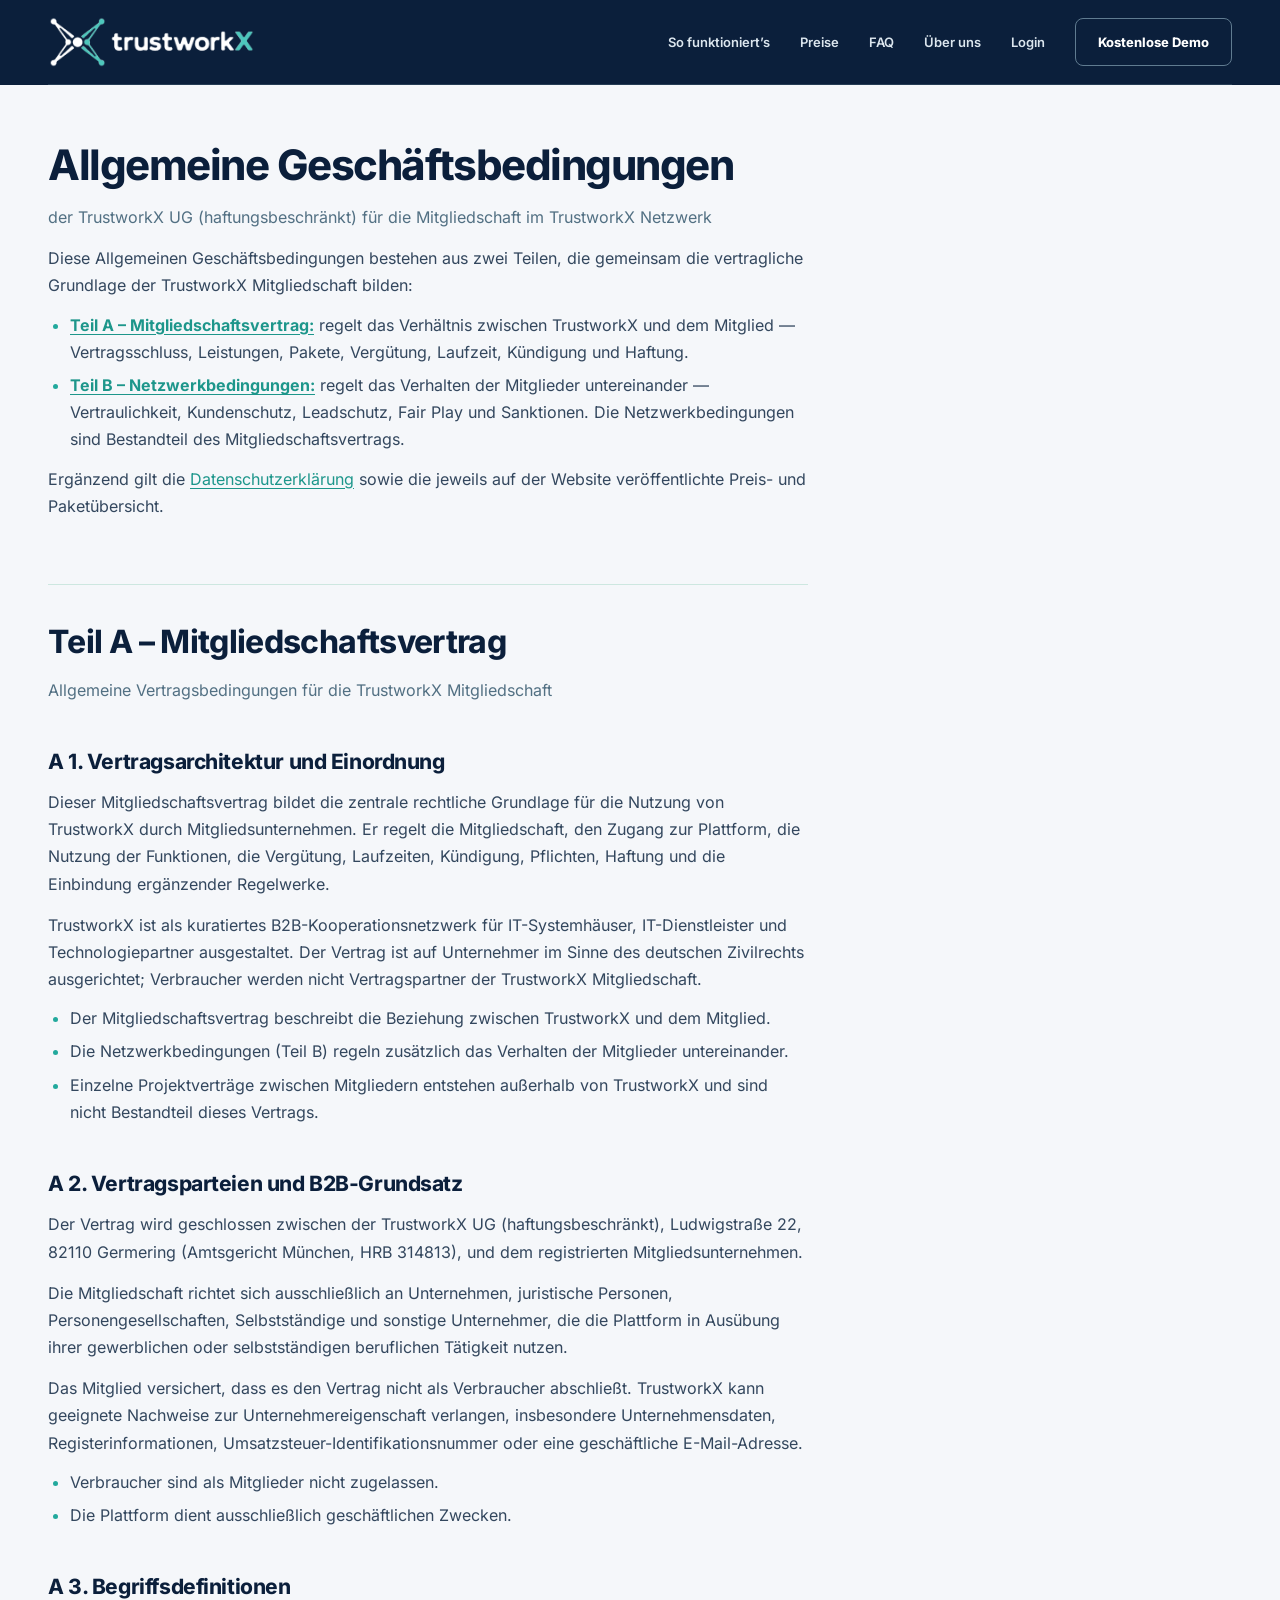
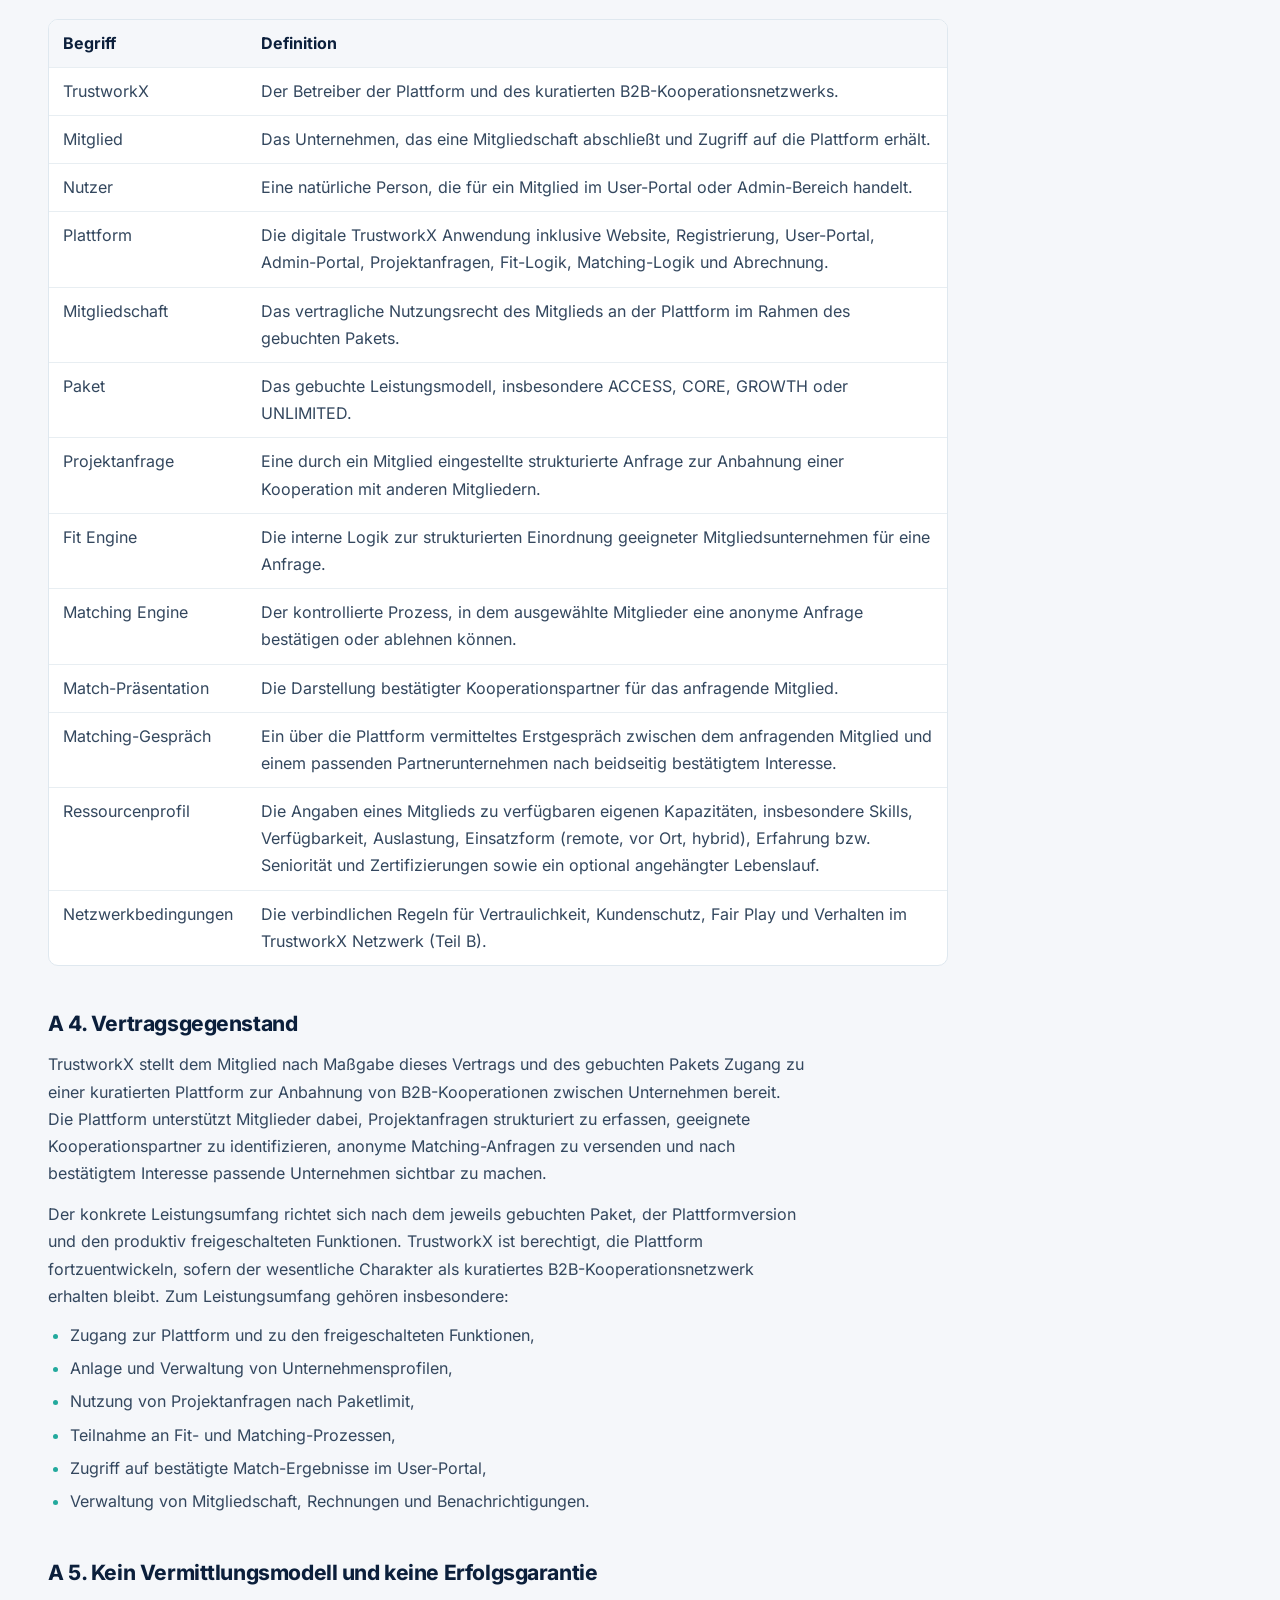
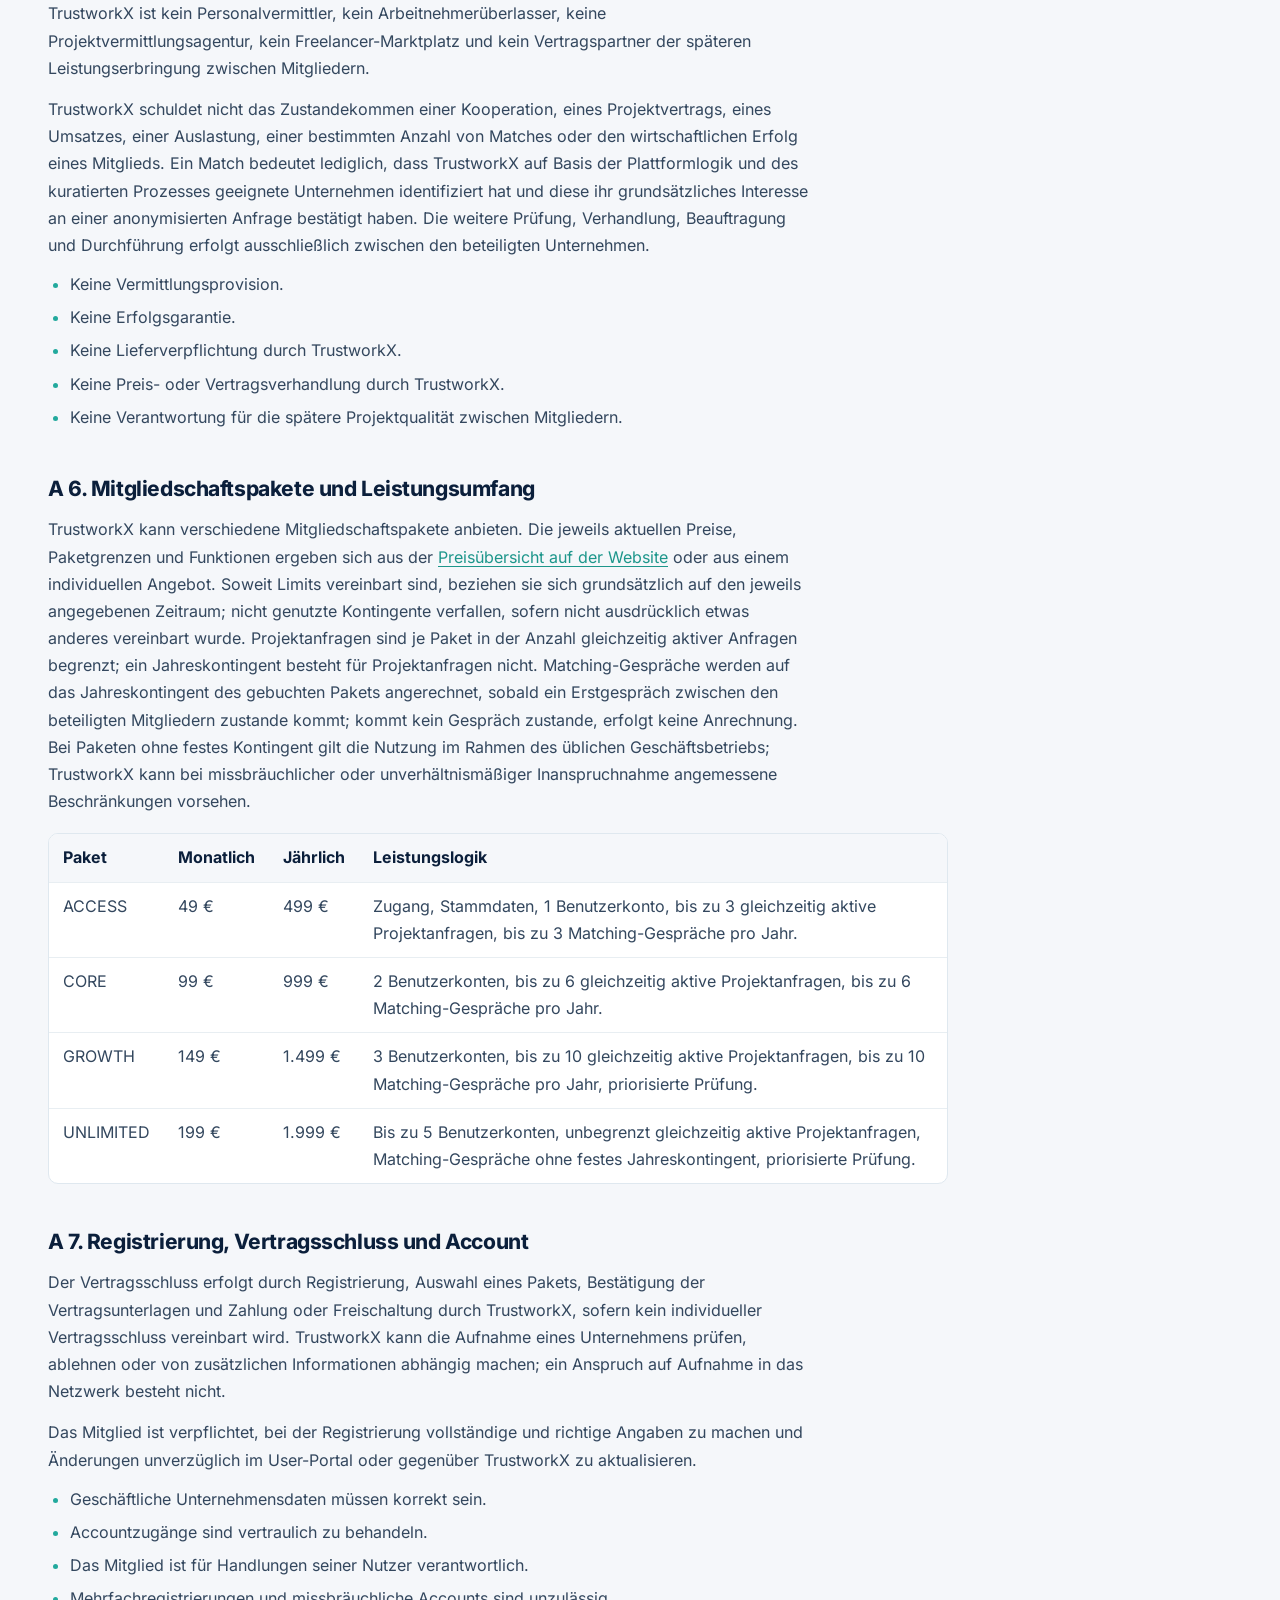
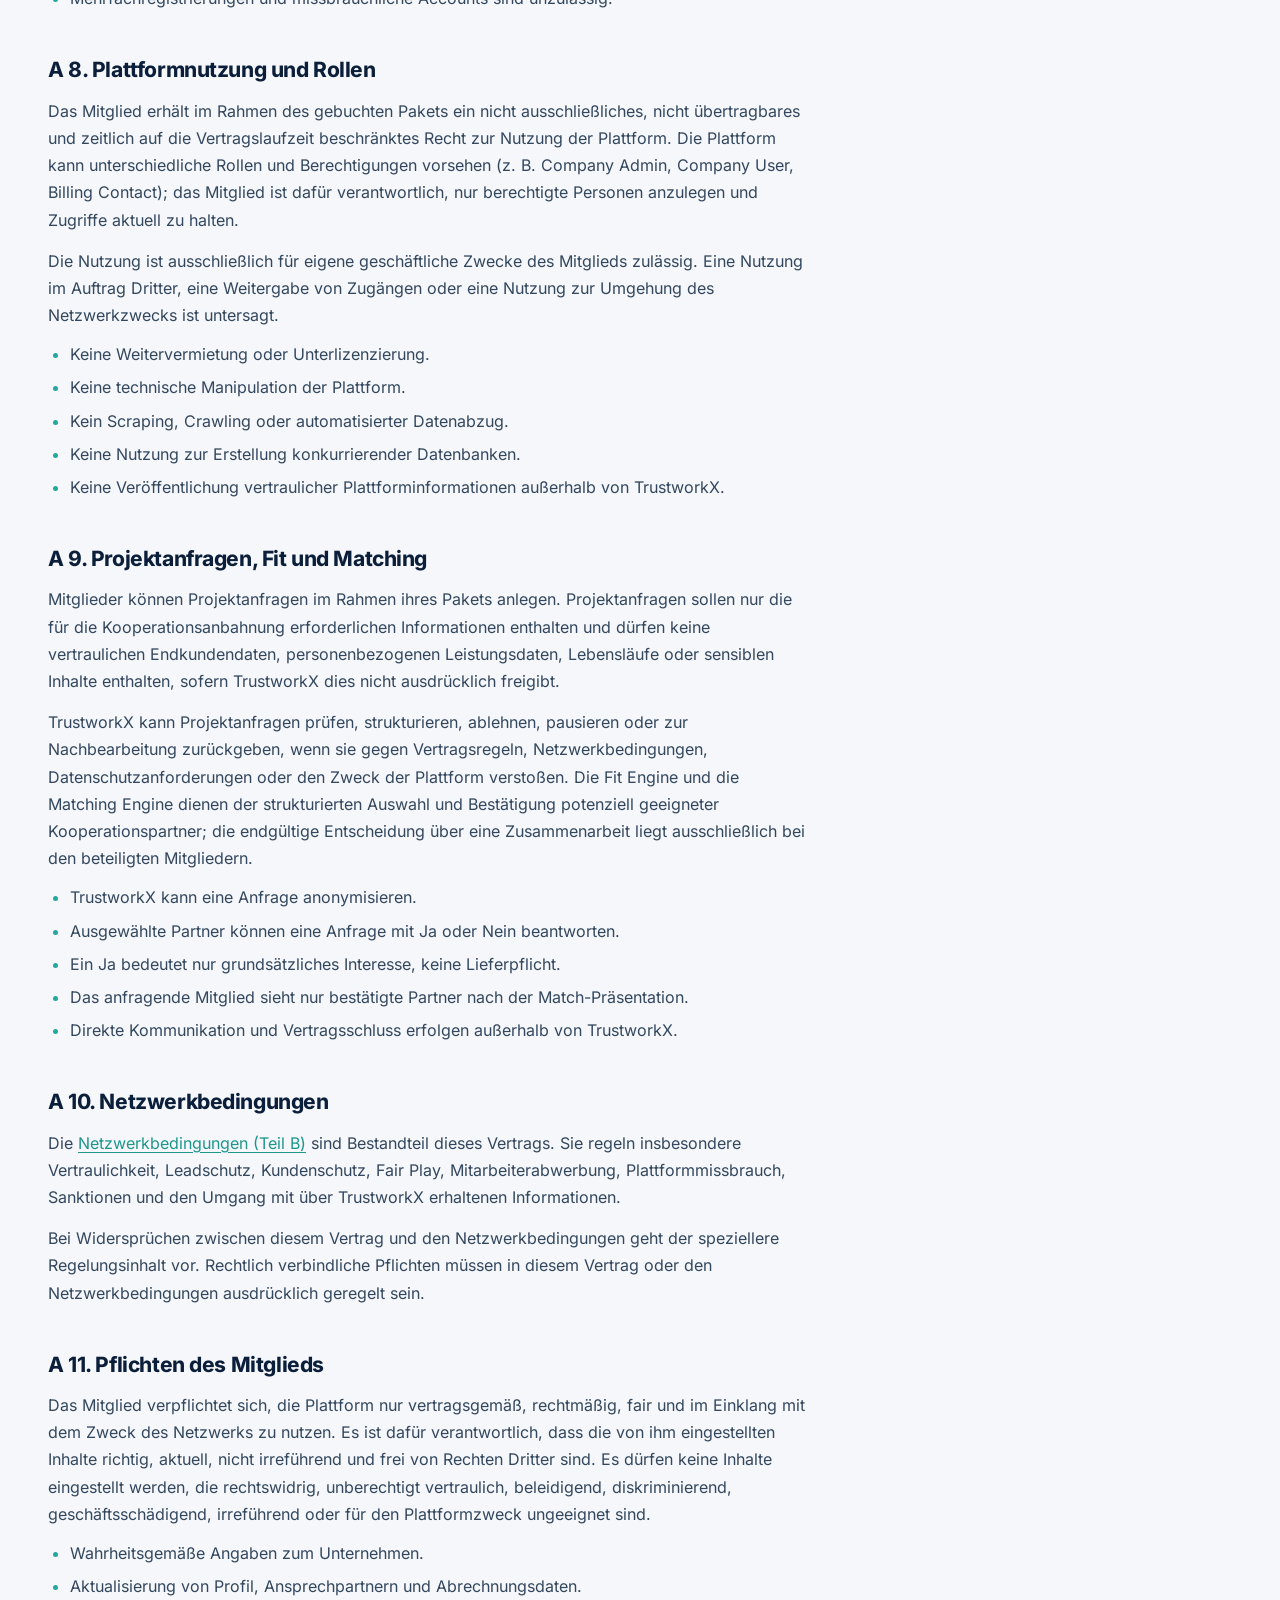
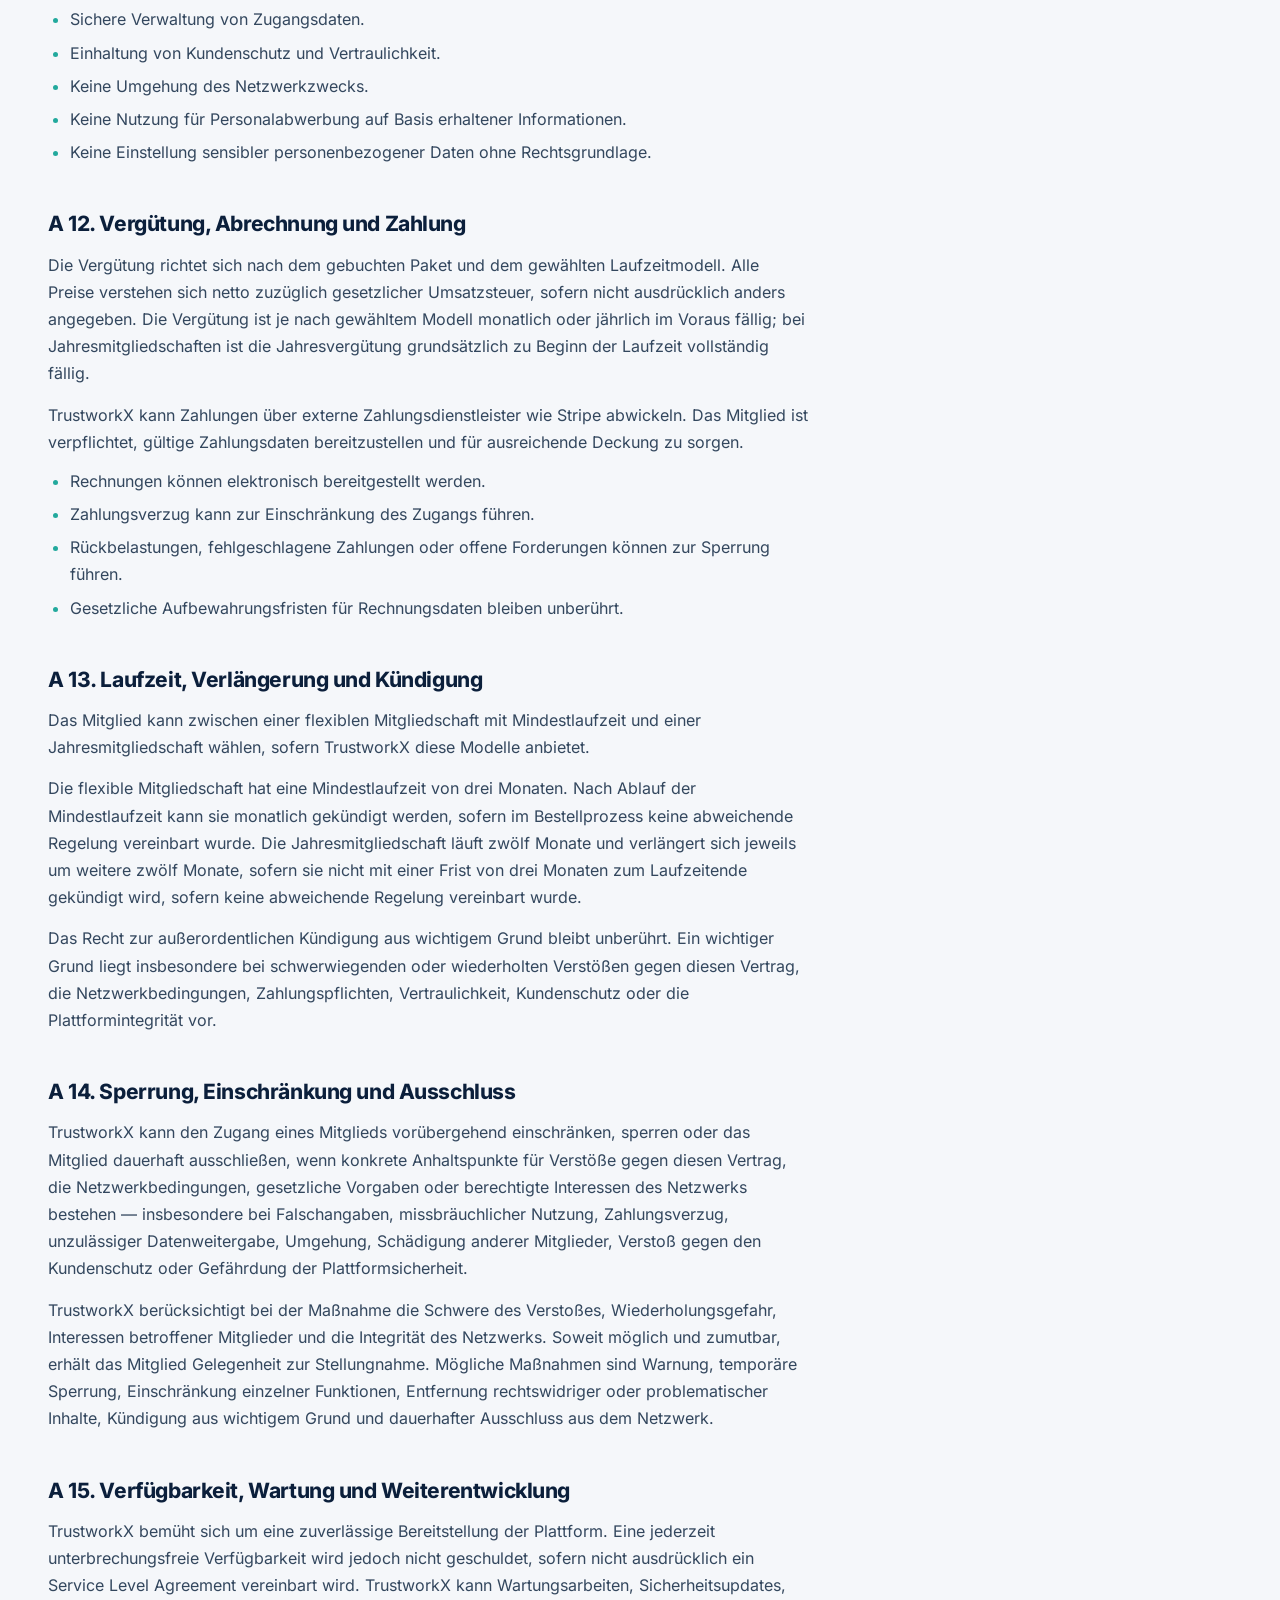
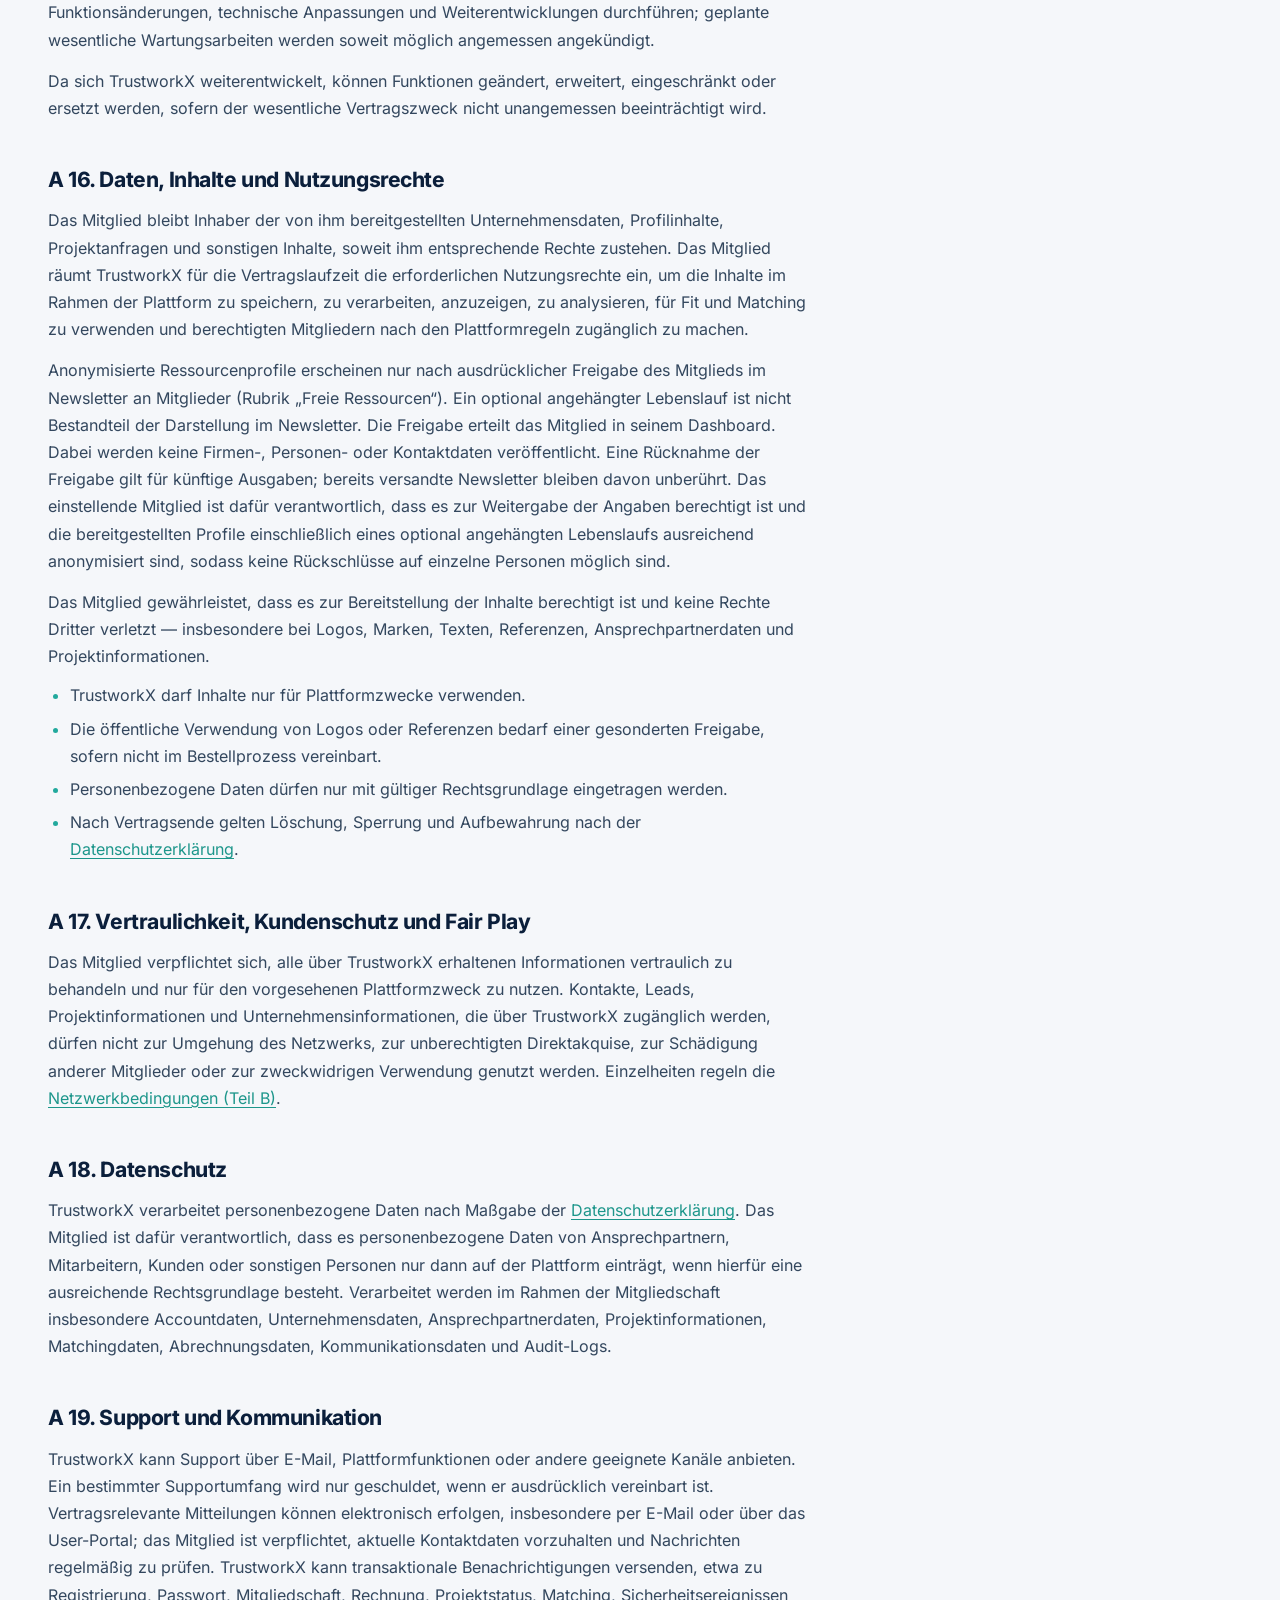
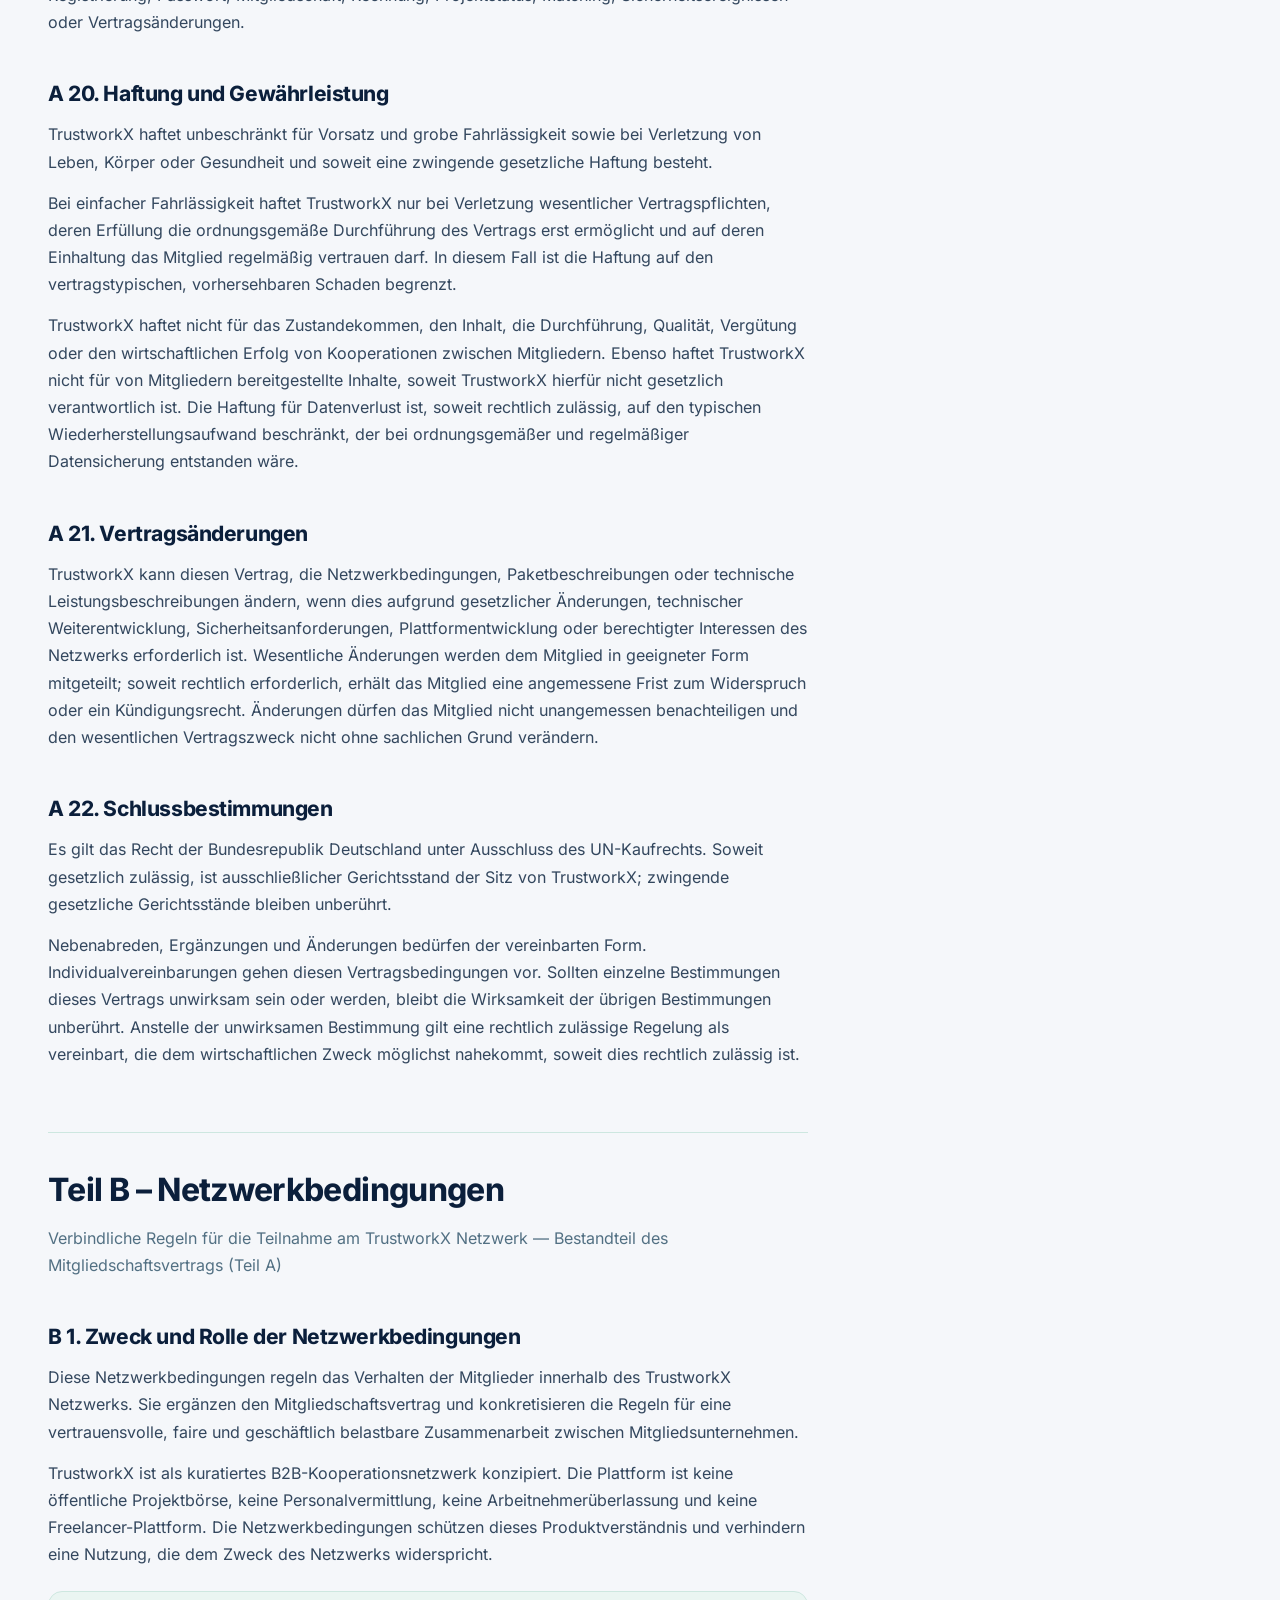
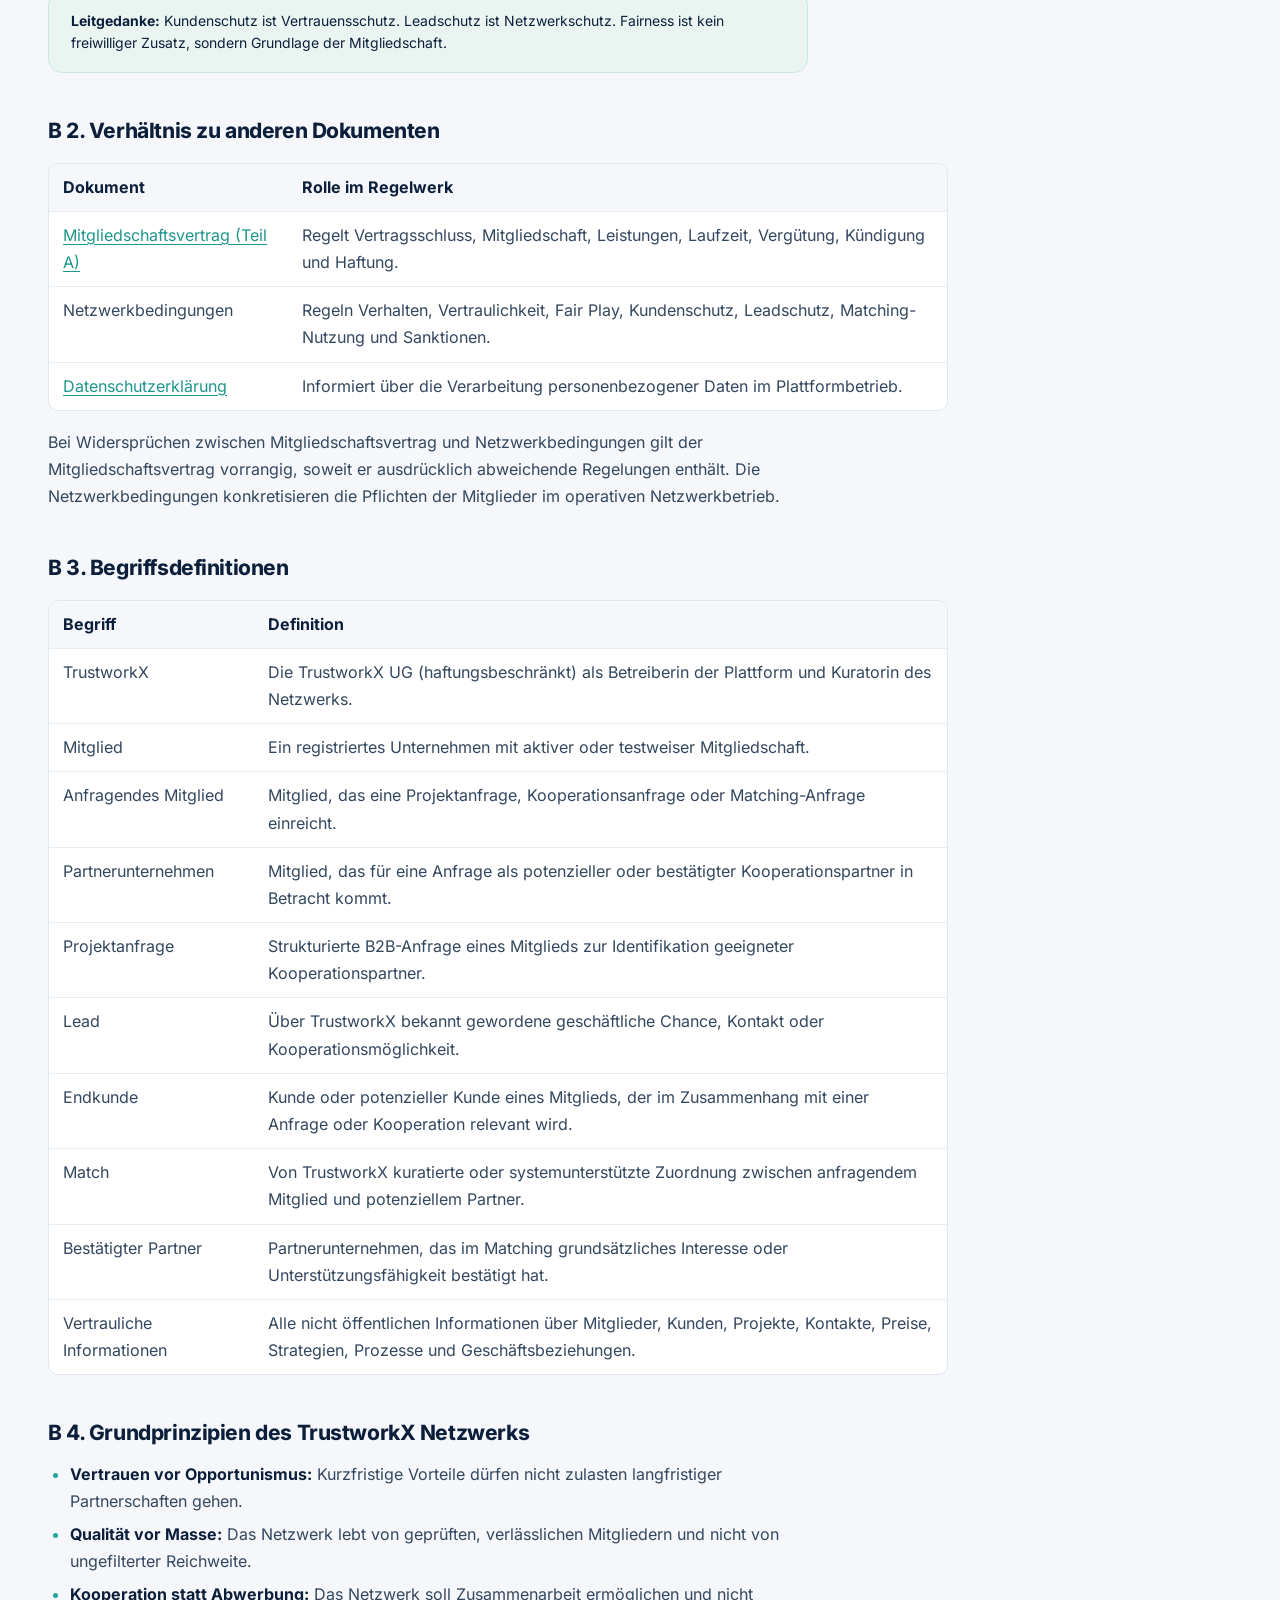
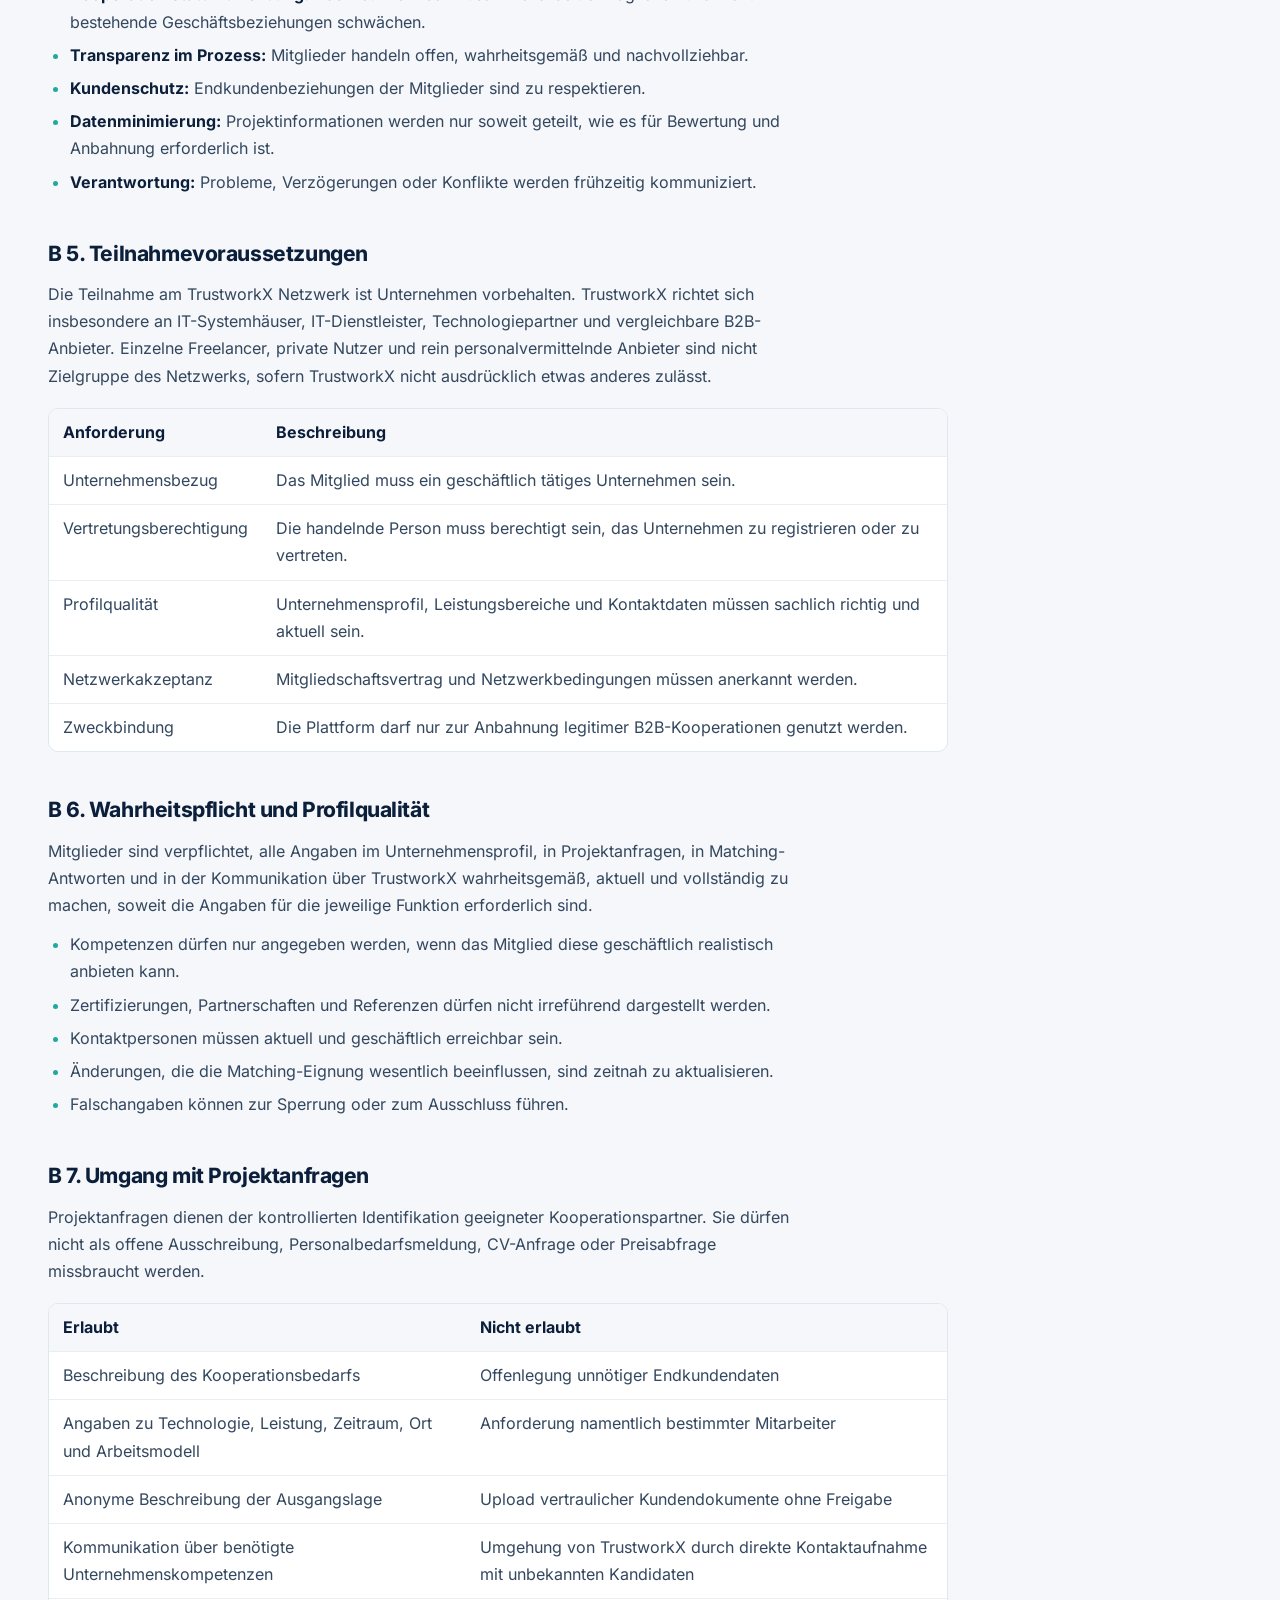
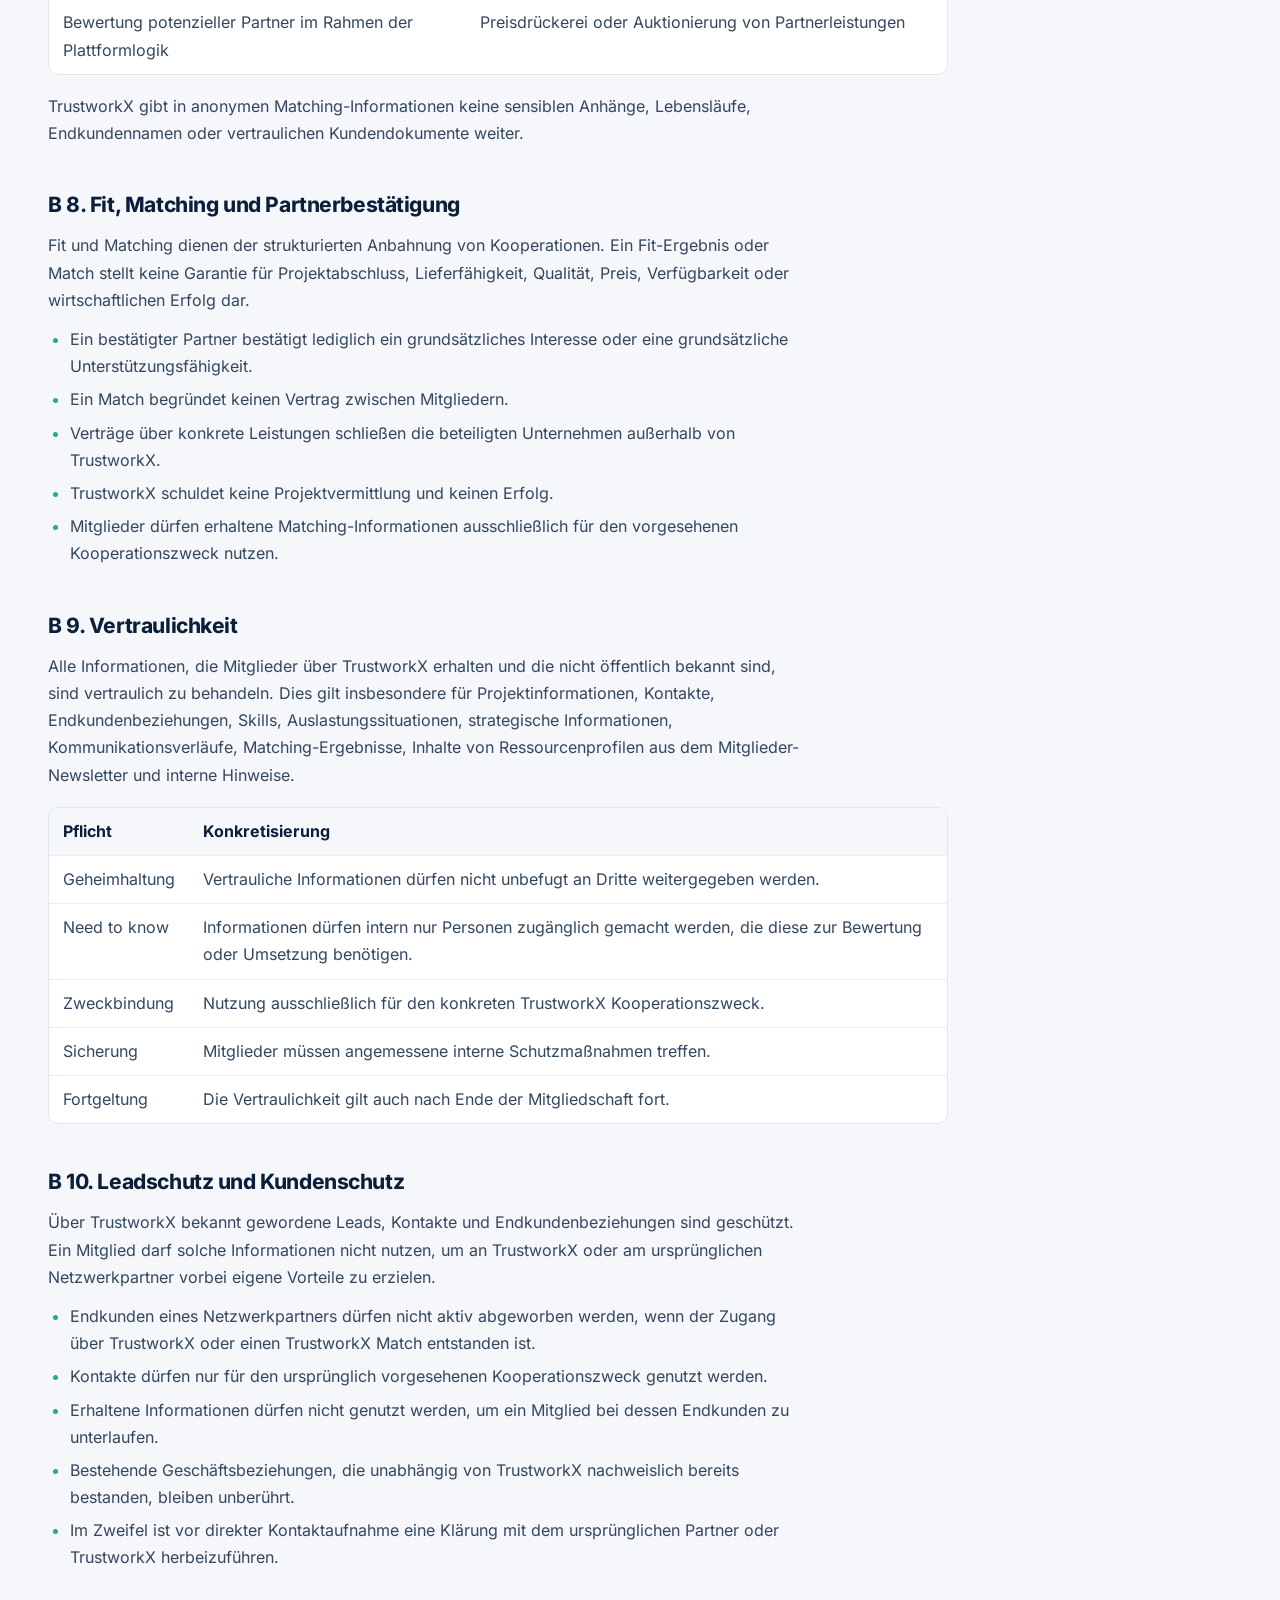
<file: agb.html>
<!DOCTYPE html>
<html lang="de">
<head>
  <meta charset="UTF-8" />
  <meta name="viewport" content="width=device-width, initial-scale=1.0" />
  <meta name="robots" content="noindex, follow" />
  <meta name="description" content="Allgemeine Geschäftsbedingungen der TrustworkX UG (haftungsbeschränkt): Mitgliedschaftsvertrag und Netzwerkbedingungen." />
  <title>AGB | trustworkX</title>
  <link rel="canonical" href="https://www.trustworkx.de/agb.html">
  <link rel="icon" href="/favicon.ico" sizes="any">
  <link rel="icon" type="image/png" sizes="32x32" href="/favicon-32x32.png">
  <link rel="icon" type="image/png" sizes="16x16" href="/favicon-16x16.png">
  <link rel="icon" type="image/png" sizes="192x192" href="/icon-192.png">
  <link rel="apple-touch-icon" href="/apple-touch-icon.png">
  <link rel="stylesheet" href="/css/start.css?v=9ed35b97">
  <link rel="stylesheet" href="/css/unterseiten.css?v=847a5079">
</head>
<body>
<header class="hero sub-hero sub-hero-bar" id="start"><div class="wrap"><nav class="navigation" aria-label="Hauptnavigation"><a class="brand" href="/" aria-label="TrustworkX Startseite"><img src="/assets/logo.png" alt="trustworkX"></a><button class="menu-toggle" aria-expanded="false" aria-controls="nav-links" aria-label="Menü öffnen"><span></span><span></span></button><div class="nav-links" id="nav-links"><a href="/#ablauf">So funktioniert’s</a><a href="/#preise">Preise</a><a href="/#faq">FAQ</a><a href="/ueber-uns.html">Über uns</a><a class="nav-login" href="https://app.trustworkx.de/login">Login</a><a class="button outline" href="https://bookings.cloud.microsoft/book/TrustworkX1@trustworkx.de/?ismsaljsauthenabled" target="_blank" rel="noopener">Kostenlose Demo</a></div></nav></div></header>
<main id="inhalt"><section class="section legal-section"><div class="wrap sub-content legal-content">
<h1>Allgemeine Geschäftsbedingungen</h1>
      <p class="legal-intro">der TrustworkX UG (haftungsbeschränkt) für die Mitgliedschaft im TrustworkX Netzwerk</p>

      <p>Diese Allgemeinen Geschäftsbedingungen bestehen aus zwei Teilen, die gemeinsam die vertragliche Grundlage der TrustworkX Mitgliedschaft bilden:</p>
      <ul>
        <li><a href="#teil-a"><strong>Teil A – Mitgliedschaftsvertrag:</strong></a> regelt das Verhältnis zwischen TrustworkX und dem Mitglied — Vertragsschluss, Leistungen, Pakete, Vergütung, Laufzeit, Kündigung und Haftung.</li>
        <li><a href="#teil-b"><strong>Teil B – Netzwerkbedingungen:</strong></a> regelt das Verhalten der Mitglieder untereinander — Vertraulichkeit, Kundenschutz, Leadschutz, Fair Play und Sanktionen. Die Netzwerkbedingungen sind Bestandteil des Mitgliedschaftsvertrags.</li>
      </ul>
      <p>Ergänzend gilt die <a href="/datenschutz.html">Datenschutzerklärung</a> sowie die jeweils auf der Website veröffentlichte Preis- und Paketübersicht.</p>

      <h2 class="part-title" id="teil-a">Teil A – Mitgliedschaftsvertrag</h2>
      <p class="part-sub">Allgemeine Vertragsbedingungen für die TrustworkX Mitgliedschaft</p>

      <h2>A 1. Vertragsarchitektur und Einordnung</h2>
      <p>Dieser Mitgliedschaftsvertrag bildet die zentrale rechtliche Grundlage für die Nutzung von TrustworkX durch Mitgliedsunternehmen. Er regelt die Mitgliedschaft, den Zugang zur Plattform, die Nutzung der Funktionen, die Vergütung, Laufzeiten, Kündigung, Pflichten, Haftung und die Einbindung ergänzender Regelwerke.</p>
      <p>TrustworkX ist als kuratiertes B2B-Kooperationsnetzwerk für IT-Systemhäuser, IT-Dienstleister und Technologiepartner ausgestaltet. Der Vertrag ist auf Unternehmer im Sinne des deutschen Zivilrechts ausgerichtet; Verbraucher werden nicht Vertragspartner der TrustworkX Mitgliedschaft.</p>
      <ul>
        <li>Der Mitgliedschaftsvertrag beschreibt die Beziehung zwischen TrustworkX und dem Mitglied.</li>
        <li>Die Netzwerkbedingungen (Teil B) regeln zusätzlich das Verhalten der Mitglieder untereinander.</li>
        <li>Einzelne Projektverträge zwischen Mitgliedern entstehen außerhalb von TrustworkX und sind nicht Bestandteil dieses Vertrags.</li>
      </ul>

      <h2>A 2. Vertragsparteien und B2B-Grundsatz</h2>
      <p>Der Vertrag wird geschlossen zwischen der TrustworkX UG (haftungsbeschränkt), Ludwigstraße 22, 82110 Germering (Amtsgericht München, HRB 314813), und dem registrierten Mitgliedsunternehmen.</p>
      <p>Die Mitgliedschaft richtet sich ausschließlich an Unternehmen, juristische Personen, Personengesellschaften, Selbstständige und sonstige Unternehmer, die die Plattform in Ausübung ihrer gewerblichen oder selbstständigen beruflichen Tätigkeit nutzen.</p>
      <p>Das Mitglied versichert, dass es den Vertrag nicht als Verbraucher abschließt. TrustworkX kann geeignete Nachweise zur Unternehmereigenschaft verlangen, insbesondere Unternehmensdaten, Registerinformationen, Umsatzsteuer-Identifikationsnummer oder eine geschäftliche E-Mail-Adresse.</p>
      <ul>
        <li>Verbraucher sind als Mitglieder nicht zugelassen.</li>
        <li>Die Plattform dient ausschließlich geschäftlichen Zwecken.</li>
      </ul>

      <h2>A 3. Begriffsdefinitionen</h2>
      <div class="table-wrap">
        <table>
          <tr><th>Begriff</th><th>Definition</th></tr>
          <tr><td>TrustworkX</td><td>Der Betreiber der Plattform und des kuratierten B2B-Kooperationsnetzwerks.</td></tr>
          <tr><td>Mitglied</td><td>Das Unternehmen, das eine Mitgliedschaft abschließt und Zugriff auf die Plattform erhält.</td></tr>
          <tr><td>Nutzer</td><td>Eine natürliche Person, die für ein Mitglied im User-Portal oder Admin-Bereich handelt.</td></tr>
          <tr><td>Plattform</td><td>Die digitale TrustworkX Anwendung inklusive Website, Registrierung, User-Portal, Admin-Portal, Projektanfragen, Fit-Logik, Matching-Logik und Abrechnung.</td></tr>
          <tr><td>Mitgliedschaft</td><td>Das vertragliche Nutzungsrecht des Mitglieds an der Plattform im Rahmen des gebuchten Pakets.</td></tr>
          <tr><td>Paket</td><td>Das gebuchte Leistungsmodell, insbesondere ACCESS, CORE, GROWTH oder UNLIMITED.</td></tr>
          <tr><td>Projektanfrage</td><td>Eine durch ein Mitglied eingestellte strukturierte Anfrage zur Anbahnung einer Kooperation mit anderen Mitgliedern.</td></tr>
          <tr><td>Fit Engine</td><td>Die interne Logik zur strukturierten Einordnung geeigneter Mitgliedsunternehmen für eine Anfrage.</td></tr>
          <tr><td>Matching Engine</td><td>Der kontrollierte Prozess, in dem ausgewählte Mitglieder eine anonyme Anfrage bestätigen oder ablehnen können.</td></tr>
          <tr><td>Match-Präsentation</td><td>Die Darstellung bestätigter Kooperationspartner für das anfragende Mitglied.</td></tr>
          <tr><td>Matching-Gespräch</td><td>Ein über die Plattform vermitteltes Erstgespräch zwischen dem anfragenden Mitglied und einem passenden Partnerunternehmen nach beidseitig bestätigtem Interesse.</td></tr>
          <tr><td>Ressourcenprofil</td><td>Die Angaben eines Mitglieds zu verfügbaren eigenen Kapazitäten, insbesondere Skills, Verfügbarkeit, Auslastung, Einsatzform (remote, vor Ort, hybrid), Erfahrung bzw. Seniorität und Zertifizierungen sowie ein optional angehängter Lebenslauf.</td></tr>
          <tr><td>Netzwerkbedingungen</td><td>Die verbindlichen Regeln für Vertraulichkeit, Kundenschutz, Fair Play und Verhalten im TrustworkX Netzwerk (Teil B).</td></tr>
        </table>
      </div>

      <h2>A 4. Vertragsgegenstand</h2>
      <p>TrustworkX stellt dem Mitglied nach Maßgabe dieses Vertrags und des gebuchten Pakets Zugang zu einer kuratierten Plattform zur Anbahnung von B2B-Kooperationen zwischen Unternehmen bereit. Die Plattform unterstützt Mitglieder dabei, Projektanfragen strukturiert zu erfassen, geeignete Kooperationspartner zu identifizieren, anonyme Matching-Anfragen zu versenden und nach bestätigtem Interesse passende Unternehmen sichtbar zu machen.</p>
      <p>Der konkrete Leistungsumfang richtet sich nach dem jeweils gebuchten Paket, der Plattformversion und den produktiv freigeschalteten Funktionen. TrustworkX ist berechtigt, die Plattform fortzuentwickeln, sofern der wesentliche Charakter als kuratiertes B2B-Kooperationsnetzwerk erhalten bleibt. Zum Leistungsumfang gehören insbesondere:</p>
      <ul>
        <li>Zugang zur Plattform und zu den freigeschalteten Funktionen,</li>
        <li>Anlage und Verwaltung von Unternehmensprofilen,</li>
        <li>Nutzung von Projektanfragen nach Paketlimit,</li>
        <li>Teilnahme an Fit- und Matching-Prozessen,</li>
        <li>Zugriff auf bestätigte Match-Ergebnisse im User-Portal,</li>
        <li>Verwaltung von Mitgliedschaft, Rechnungen und Benachrichtigungen.</li>
      </ul>

      <h2>A 5. Kein Vermittlungsmodell und keine Erfolgsgarantie</h2>
      <p>TrustworkX ist kein Personalvermittler, kein Arbeitnehmerüberlasser, keine Projektvermittlungsagentur, kein Freelancer-Marktplatz und kein Vertragspartner der späteren Leistungserbringung zwischen Mitgliedern.</p>
      <p>TrustworkX schuldet nicht das Zustandekommen einer Kooperation, eines Projektvertrags, eines Umsatzes, einer Auslastung, einer bestimmten Anzahl von Matches oder den wirtschaftlichen Erfolg eines Mitglieds. Ein Match bedeutet lediglich, dass TrustworkX auf Basis der Plattformlogik und des kuratierten Prozesses geeignete Unternehmen identifiziert hat und diese ihr grundsätzliches Interesse an einer anonymisierten Anfrage bestätigt haben. Die weitere Prüfung, Verhandlung, Beauftragung und Durchführung erfolgt ausschließlich zwischen den beteiligten Unternehmen.</p>
      <ul>
        <li>Keine Vermittlungsprovision.</li>
        <li>Keine Erfolgsgarantie.</li>
        <li>Keine Lieferverpflichtung durch TrustworkX.</li>
        <li>Keine Preis- oder Vertragsverhandlung durch TrustworkX.</li>
        <li>Keine Verantwortung für die spätere Projektqualität zwischen Mitgliedern.</li>
      </ul>

      <h2>A 6. Mitgliedschaftspakete und Leistungsumfang</h2>
      <p>TrustworkX kann verschiedene Mitgliedschaftspakete anbieten. Die jeweils aktuellen Preise, Paketgrenzen und Funktionen ergeben sich aus der <a href="/#pricing">Preisübersicht auf der Website</a> oder aus einem individuellen Angebot. Soweit Limits vereinbart sind, beziehen sie sich grundsätzlich auf den jeweils angegebenen Zeitraum; nicht genutzte Kontingente verfallen, sofern nicht ausdrücklich etwas anderes vereinbart wurde. Projektanfragen sind je Paket in der Anzahl gleichzeitig aktiver Anfragen begrenzt; ein Jahreskontingent besteht für Projektanfragen nicht. Matching-Gespräche werden auf das Jahreskontingent des gebuchten Pakets angerechnet, sobald ein Erstgespräch zwischen den beteiligten Mitgliedern zustande kommt; kommt kein Gespräch zustande, erfolgt keine Anrechnung. Bei Paketen ohne festes Kontingent gilt die Nutzung im Rahmen des üblichen Geschäftsbetriebs; TrustworkX kann bei missbräuchlicher oder unverhältnismäßiger Inanspruchnahme angemessene Beschränkungen vorsehen.</p>
      <div class="table-wrap">
        <table>
          <tr><th>Paket</th><th>Monatlich</th><th>Jährlich</th><th>Leistungslogik</th></tr>
          <tr><td>ACCESS</td><td>49 €</td><td>499 €</td><td>Zugang, Stammdaten, 1 Benutzerkonto, bis zu 3 gleichzeitig aktive Projektanfragen, bis zu 3 Matching-Gespräche pro Jahr.</td></tr>
          <tr><td>CORE</td><td>99 €</td><td>999 €</td><td>2 Benutzerkonten, bis zu 6 gleichzeitig aktive Projektanfragen, bis zu 6 Matching-Gespräche pro Jahr.</td></tr>
          <tr><td>GROWTH</td><td>149 €</td><td>1.499 €</td><td>3 Benutzerkonten, bis zu 10 gleichzeitig aktive Projektanfragen, bis zu 10 Matching-Gespräche pro Jahr, priorisierte Prüfung.</td></tr>
          <tr><td>UNLIMITED</td><td>199 €</td><td>1.999 €</td><td>Bis zu 5 Benutzerkonten, unbegrenzt gleichzeitig aktive Projektanfragen, Matching-Gespräche ohne festes Jahreskontingent, priorisierte Prüfung.</td></tr>
        </table>
      </div>

      <h2>A 7. Registrierung, Vertragsschluss und Account</h2>
      <p>Der Vertragsschluss erfolgt durch Registrierung, Auswahl eines Pakets, Bestätigung der Vertragsunterlagen und Zahlung oder Freischaltung durch TrustworkX, sofern kein individueller Vertragsschluss vereinbart wird. TrustworkX kann die Aufnahme eines Unternehmens prüfen, ablehnen oder von zusätzlichen Informationen abhängig machen; ein Anspruch auf Aufnahme in das Netzwerk besteht nicht.</p>
      <p>Das Mitglied ist verpflichtet, bei der Registrierung vollständige und richtige Angaben zu machen und Änderungen unverzüglich im User-Portal oder gegenüber TrustworkX zu aktualisieren.</p>
      <ul>
        <li>Geschäftliche Unternehmensdaten müssen korrekt sein.</li>
        <li>Accountzugänge sind vertraulich zu behandeln.</li>
        <li>Das Mitglied ist für Handlungen seiner Nutzer verantwortlich.</li>
        <li>Mehrfachregistrierungen und missbräuchliche Accounts sind unzulässig.</li>
      </ul>

      <h2>A 8. Plattformnutzung und Rollen</h2>
      <p>Das Mitglied erhält im Rahmen des gebuchten Pakets ein nicht ausschließliches, nicht übertragbares und zeitlich auf die Vertragslaufzeit beschränktes Recht zur Nutzung der Plattform. Die Plattform kann unterschiedliche Rollen und Berechtigungen vorsehen (z.&nbsp;B. Company Admin, Company User, Billing Contact); das Mitglied ist dafür verantwortlich, nur berechtigte Personen anzulegen und Zugriffe aktuell zu halten.</p>
      <p>Die Nutzung ist ausschließlich für eigene geschäftliche Zwecke des Mitglieds zulässig. Eine Nutzung im Auftrag Dritter, eine Weitergabe von Zugängen oder eine Nutzung zur Umgehung des Netzwerkzwecks ist untersagt.</p>
      <ul>
        <li>Keine Weitervermietung oder Unterlizenzierung.</li>
        <li>Keine technische Manipulation der Plattform.</li>
        <li>Kein Scraping, Crawling oder automatisierter Datenabzug.</li>
        <li>Keine Nutzung zur Erstellung konkurrierender Datenbanken.</li>
        <li>Keine Veröffentlichung vertraulicher Plattforminformationen außerhalb von TrustworkX.</li>
      </ul>

      <h2>A 9. Projektanfragen, Fit und Matching</h2>
      <p>Mitglieder können Projektanfragen im Rahmen ihres Pakets anlegen. Projektanfragen sollen nur die für die Kooperationsanbahnung erforderlichen Informationen enthalten und dürfen keine vertraulichen Endkundendaten, personenbezogenen Leistungsdaten, Lebensläufe oder sensiblen Inhalte enthalten, sofern TrustworkX dies nicht ausdrücklich freigibt.</p>
      <p>TrustworkX kann Projektanfragen prüfen, strukturieren, ablehnen, pausieren oder zur Nachbearbeitung zurückgeben, wenn sie gegen Vertragsregeln, Netzwerkbedingungen, Datenschutzanforderungen oder den Zweck der Plattform verstoßen. Die Fit Engine und die Matching Engine dienen der strukturierten Auswahl und Bestätigung potenziell geeigneter Kooperationspartner; die endgültige Entscheidung über eine Zusammenarbeit liegt ausschließlich bei den beteiligten Mitgliedern.</p>
      <ul>
        <li>TrustworkX kann eine Anfrage anonymisieren.</li>
        <li>Ausgewählte Partner können eine Anfrage mit Ja oder Nein beantworten.</li>
        <li>Ein Ja bedeutet nur grundsätzliches Interesse, keine Lieferpflicht.</li>
        <li>Das anfragende Mitglied sieht nur bestätigte Partner nach der Match-Präsentation.</li>
        <li>Direkte Kommunikation und Vertragsschluss erfolgen außerhalb von TrustworkX.</li>
      </ul>

      <h2>A 10. Netzwerkbedingungen</h2>
      <p>Die <a href="#teil-b">Netzwerkbedingungen (Teil B)</a> sind Bestandteil dieses Vertrags. Sie regeln insbesondere Vertraulichkeit, Leadschutz, Kundenschutz, Fair Play, Mitarbeiterabwerbung, Plattformmissbrauch, Sanktionen und den Umgang mit über TrustworkX erhaltenen Informationen.</p>
      <p>Bei Widersprüchen zwischen diesem Vertrag und den Netzwerkbedingungen geht der speziellere Regelungsinhalt vor. Rechtlich verbindliche Pflichten müssen in diesem Vertrag oder den Netzwerkbedingungen ausdrücklich geregelt sein.</p>

      <h2>A 11. Pflichten des Mitglieds</h2>
      <p>Das Mitglied verpflichtet sich, die Plattform nur vertragsgemäß, rechtmäßig, fair und im Einklang mit dem Zweck des Netzwerks zu nutzen. Es ist dafür verantwortlich, dass die von ihm eingestellten Inhalte richtig, aktuell, nicht irreführend und frei von Rechten Dritter sind. Es dürfen keine Inhalte eingestellt werden, die rechtswidrig, unberechtigt vertraulich, beleidigend, diskriminierend, geschäftsschädigend, irreführend oder für den Plattformzweck ungeeignet sind.</p>
      <ul>
        <li>Wahrheitsgemäße Angaben zum Unternehmen.</li>
        <li>Aktualisierung von Profil, Ansprechpartnern und Abrechnungsdaten.</li>
        <li>Sichere Verwaltung von Zugangsdaten.</li>
        <li>Einhaltung von Kundenschutz und Vertraulichkeit.</li>
        <li>Keine Umgehung des Netzwerkzwecks.</li>
        <li>Keine Nutzung für Personalabwerbung auf Basis erhaltener Informationen.</li>
        <li>Keine Einstellung sensibler personenbezogener Daten ohne Rechtsgrundlage.</li>
      </ul>

      <h2>A 12. Vergütung, Abrechnung und Zahlung</h2>
      <p>Die Vergütung richtet sich nach dem gebuchten Paket und dem gewählten Laufzeitmodell. Alle Preise verstehen sich netto zuzüglich gesetzlicher Umsatzsteuer, sofern nicht ausdrücklich anders angegeben. Die Vergütung ist je nach gewähltem Modell monatlich oder jährlich im Voraus fällig; bei Jahresmitgliedschaften ist die Jahresvergütung grundsätzlich zu Beginn der Laufzeit vollständig fällig.</p>
      <p>TrustworkX kann Zahlungen über externe Zahlungsdienstleister wie Stripe abwickeln. Das Mitglied ist verpflichtet, gültige Zahlungsdaten bereitzustellen und für ausreichende Deckung zu sorgen.</p>
      <ul>
        <li>Rechnungen können elektronisch bereitgestellt werden.</li>
        <li>Zahlungsverzug kann zur Einschränkung des Zugangs führen.</li>
        <li>Rückbelastungen, fehlgeschlagene Zahlungen oder offene Forderungen können zur Sperrung führen.</li>
        <li>Gesetzliche Aufbewahrungsfristen für Rechnungsdaten bleiben unberührt.</li>
      </ul>

      <h2>A 13. Laufzeit, Verlängerung und Kündigung</h2>
      <p>Das Mitglied kann zwischen einer flexiblen Mitgliedschaft mit Mindestlaufzeit und einer Jahresmitgliedschaft wählen, sofern TrustworkX diese Modelle anbietet.</p>
      <p>Die flexible Mitgliedschaft hat eine Mindestlaufzeit von drei Monaten. Nach Ablauf der Mindestlaufzeit kann sie monatlich gekündigt werden, sofern im Bestellprozess keine abweichende Regelung vereinbart wurde. Die Jahresmitgliedschaft läuft zwölf Monate und verlängert sich jeweils um weitere zwölf Monate, sofern sie nicht mit einer Frist von drei Monaten zum Laufzeitende gekündigt wird, sofern keine abweichende Regelung vereinbart wurde.</p>
      <p>Das Recht zur außerordentlichen Kündigung aus wichtigem Grund bleibt unberührt. Ein wichtiger Grund liegt insbesondere bei schwerwiegenden oder wiederholten Verstößen gegen diesen Vertrag, die Netzwerkbedingungen, Zahlungspflichten, Vertraulichkeit, Kundenschutz oder die Plattformintegrität vor.</p>

      <h2>A 14. Sperrung, Einschränkung und Ausschluss</h2>
      <p>TrustworkX kann den Zugang eines Mitglieds vorübergehend einschränken, sperren oder das Mitglied dauerhaft ausschließen, wenn konkrete Anhaltspunkte für Verstöße gegen diesen Vertrag, die Netzwerkbedingungen, gesetzliche Vorgaben oder berechtigte Interessen des Netzwerks bestehen — insbesondere bei Falschangaben, missbräuchlicher Nutzung, Zahlungsverzug, unzulässiger Datenweitergabe, Umgehung, Schädigung anderer Mitglieder, Verstoß gegen den Kundenschutz oder Gefährdung der Plattformsicherheit.</p>
      <p>TrustworkX berücksichtigt bei der Maßnahme die Schwere des Verstoßes, Wiederholungsgefahr, Interessen betroffener Mitglieder und die Integrität des Netzwerks. Soweit möglich und zumutbar, erhält das Mitglied Gelegenheit zur Stellungnahme. Mögliche Maßnahmen sind Warnung, temporäre Sperrung, Einschränkung einzelner Funktionen, Entfernung rechtswidriger oder problematischer Inhalte, Kündigung aus wichtigem Grund und dauerhafter Ausschluss aus dem Netzwerk.</p>

      <h2>A 15. Verfügbarkeit, Wartung und Weiterentwicklung</h2>
      <p>TrustworkX bemüht sich um eine zuverlässige Bereitstellung der Plattform. Eine jederzeit unterbrechungsfreie Verfügbarkeit wird jedoch nicht geschuldet, sofern nicht ausdrücklich ein Service Level Agreement vereinbart wird. TrustworkX kann Wartungsarbeiten, Sicherheitsupdates, Funktionsänderungen, technische Anpassungen und Weiterentwicklungen durchführen; geplante wesentliche Wartungsarbeiten werden soweit möglich angemessen angekündigt.</p>
      <p>Da sich TrustworkX weiterentwickelt, können Funktionen geändert, erweitert, eingeschränkt oder ersetzt werden, sofern der wesentliche Vertragszweck nicht unangemessen beeinträchtigt wird.</p>

      <h2>A 16. Daten, Inhalte und Nutzungsrechte</h2>
      <p>Das Mitglied bleibt Inhaber der von ihm bereitgestellten Unternehmensdaten, Profilinhalte, Projektanfragen und sonstigen Inhalte, soweit ihm entsprechende Rechte zustehen. Das Mitglied räumt TrustworkX für die Vertragslaufzeit die erforderlichen Nutzungsrechte ein, um die Inhalte im Rahmen der Plattform zu speichern, zu verarbeiten, anzuzeigen, zu analysieren, für Fit und Matching zu verwenden und berechtigten Mitgliedern nach den Plattformregeln zugänglich zu machen.</p>
      <p>Anonymisierte Ressourcenprofile erscheinen nur nach ausdrücklicher Freigabe des Mitglieds im Newsletter an Mitglieder (Rubrik „Freie Ressourcen“). Ein optional angehängter Lebenslauf ist nicht Bestandteil der Darstellung im Newsletter. Die Freigabe erteilt das Mitglied in seinem Dashboard. Dabei werden keine Firmen-, Personen- oder Kontaktdaten veröffentlicht. Eine Rücknahme der Freigabe gilt für künftige Ausgaben; bereits versandte Newsletter bleiben davon unberührt. Das einstellende Mitglied ist dafür verantwortlich, dass es zur Weitergabe der Angaben berechtigt ist und die bereitgestellten Profile einschließlich eines optional angehängten Lebenslaufs ausreichend anonymisiert sind, sodass keine Rückschlüsse auf einzelne Personen möglich sind.</p>
      <p>Das Mitglied gewährleistet, dass es zur Bereitstellung der Inhalte berechtigt ist und keine Rechte Dritter verletzt — insbesondere bei Logos, Marken, Texten, Referenzen, Ansprechpartnerdaten und Projektinformationen.</p>
      <ul>
        <li>TrustworkX darf Inhalte nur für Plattformzwecke verwenden.</li>
        <li>Die öffentliche Verwendung von Logos oder Referenzen bedarf einer gesonderten Freigabe, sofern nicht im Bestellprozess vereinbart.</li>
        <li>Personenbezogene Daten dürfen nur mit gültiger Rechtsgrundlage eingetragen werden.</li>
        <li>Nach Vertragsende gelten Löschung, Sperrung und Aufbewahrung nach der <a href="/datenschutz.html">Datenschutzerklärung</a>.</li>
      </ul>

      <h2>A 17. Vertraulichkeit, Kundenschutz und Fair Play</h2>
      <p>Das Mitglied verpflichtet sich, alle über TrustworkX erhaltenen Informationen vertraulich zu behandeln und nur für den vorgesehenen Plattformzweck zu nutzen. Kontakte, Leads, Projektinformationen und Unternehmensinformationen, die über TrustworkX zugänglich werden, dürfen nicht zur Umgehung des Netzwerks, zur unberechtigten Direktakquise, zur Schädigung anderer Mitglieder oder zur zweckwidrigen Verwendung genutzt werden. Einzelheiten regeln die <a href="#teil-b">Netzwerkbedingungen (Teil B)</a>.</p>

      <h2>A 18. Datenschutz</h2>
      <p>TrustworkX verarbeitet personenbezogene Daten nach Maßgabe der <a href="/datenschutz.html">Datenschutzerklärung</a>. Das Mitglied ist dafür verantwortlich, dass es personenbezogene Daten von Ansprechpartnern, Mitarbeitern, Kunden oder sonstigen Personen nur dann auf der Plattform einträgt, wenn hierfür eine ausreichende Rechtsgrundlage besteht. Verarbeitet werden im Rahmen der Mitgliedschaft insbesondere Accountdaten, Unternehmensdaten, Ansprechpartnerdaten, Projektinformationen, Matchingdaten, Abrechnungsdaten, Kommunikationsdaten und Audit-Logs.</p>

      <h2>A 19. Support und Kommunikation</h2>
      <p>TrustworkX kann Support über E-Mail, Plattformfunktionen oder andere geeignete Kanäle anbieten. Ein bestimmter Supportumfang wird nur geschuldet, wenn er ausdrücklich vereinbart ist. Vertragsrelevante Mitteilungen können elektronisch erfolgen, insbesondere per E-Mail oder über das User-Portal; das Mitglied ist verpflichtet, aktuelle Kontaktdaten vorzuhalten und Nachrichten regelmäßig zu prüfen. TrustworkX kann transaktionale Benachrichtigungen versenden, etwa zu Registrierung, Passwort, Mitgliedschaft, Rechnung, Projektstatus, Matching, Sicherheitsereignissen oder Vertragsänderungen.</p>

      <h2>A 20. Haftung und Gewährleistung</h2>
      <p>TrustworkX haftet unbeschränkt für Vorsatz und grobe Fahrlässigkeit sowie bei Verletzung von Leben, Körper oder Gesundheit und soweit eine zwingende gesetzliche Haftung besteht.</p>
      <p>Bei einfacher Fahrlässigkeit haftet TrustworkX nur bei Verletzung wesentlicher Vertragspflichten, deren Erfüllung die ordnungsgemäße Durchführung des Vertrags erst ermöglicht und auf deren Einhaltung das Mitglied regelmäßig vertrauen darf. In diesem Fall ist die Haftung auf den vertragstypischen, vorhersehbaren Schaden begrenzt.</p>
      <p>TrustworkX haftet nicht für das Zustandekommen, den Inhalt, die Durchführung, Qualität, Vergütung oder den wirtschaftlichen Erfolg von Kooperationen zwischen Mitgliedern. Ebenso haftet TrustworkX nicht für von Mitgliedern bereitgestellte Inhalte, soweit TrustworkX hierfür nicht gesetzlich verantwortlich ist. Die Haftung für Datenverlust ist, soweit rechtlich zulässig, auf den typischen Wiederherstellungsaufwand beschränkt, der bei ordnungsgemäßer und regelmäßiger Datensicherung entstanden wäre.</p>

      <h2>A 21. Vertragsänderungen</h2>
      <p>TrustworkX kann diesen Vertrag, die Netzwerkbedingungen, Paketbeschreibungen oder technische Leistungsbeschreibungen ändern, wenn dies aufgrund gesetzlicher Änderungen, technischer Weiterentwicklung, Sicherheitsanforderungen, Plattformentwicklung oder berechtigter Interessen des Netzwerks erforderlich ist. Wesentliche Änderungen werden dem Mitglied in geeigneter Form mitgeteilt; soweit rechtlich erforderlich, erhält das Mitglied eine angemessene Frist zum Widerspruch oder ein Kündigungsrecht. Änderungen dürfen das Mitglied nicht unangemessen benachteiligen und den wesentlichen Vertragszweck nicht ohne sachlichen Grund verändern.</p>

      <h2>A 22. Schlussbestimmungen</h2>
      <p>Es gilt das Recht der Bundesrepublik Deutschland unter Ausschluss des UN-Kaufrechts. Soweit gesetzlich zulässig, ist ausschließlicher Gerichtsstand der Sitz von TrustworkX; zwingende gesetzliche Gerichtsstände bleiben unberührt.</p>
      <p>Nebenabreden, Ergänzungen und Änderungen bedürfen der vereinbarten Form. Individualvereinbarungen gehen diesen Vertragsbedingungen vor. Sollten einzelne Bestimmungen dieses Vertrags unwirksam sein oder werden, bleibt die Wirksamkeit der übrigen Bestimmungen unberührt. Anstelle der unwirksamen Bestimmung gilt eine rechtlich zulässige Regelung als vereinbart, die dem wirtschaftlichen Zweck möglichst nahekommt, soweit dies rechtlich zulässig ist.</p>

      <h2 class="part-title" id="teil-b">Teil B – Netzwerkbedingungen</h2>
      <p class="part-sub">Verbindliche Regeln für die Teilnahme am TrustworkX Netzwerk — Bestandteil des Mitgliedschaftsvertrags (Teil A)</p>

      <h2>B 1. Zweck und Rolle der Netzwerkbedingungen</h2>
      <p>Diese Netzwerkbedingungen regeln das Verhalten der Mitglieder innerhalb des TrustworkX Netzwerks. Sie ergänzen den Mitgliedschaftsvertrag und konkretisieren die Regeln für eine vertrauensvolle, faire und geschäftlich belastbare Zusammenarbeit zwischen Mitgliedsunternehmen.</p>
      <p>TrustworkX ist als kuratiertes B2B-Kooperationsnetzwerk konzipiert. Die Plattform ist keine öffentliche Projektbörse, keine Personalvermittlung, keine Arbeitnehmerüberlassung und keine Freelancer-Plattform. Die Netzwerkbedingungen schützen dieses Produktverständnis und verhindern eine Nutzung, die dem Zweck des Netzwerks widerspricht.</p>
      <div class="legal-note">
        <strong>Leitgedanke:</strong> Kundenschutz ist Vertrauensschutz. Leadschutz ist Netzwerkschutz. Fairness ist kein freiwilliger Zusatz, sondern Grundlage der Mitgliedschaft.
      </div>

      <h2>B 2. Verhältnis zu anderen Dokumenten</h2>
      <div class="table-wrap">
        <table>
          <tr><th>Dokument</th><th>Rolle im Regelwerk</th></tr>
          <tr><td><a href="#teil-a">Mitgliedschaftsvertrag (Teil A)</a></td><td>Regelt Vertragsschluss, Mitgliedschaft, Leistungen, Laufzeit, Vergütung, Kündigung und Haftung.</td></tr>
          <tr><td>Netzwerkbedingungen</td><td>Regeln Verhalten, Vertraulichkeit, Fair Play, Kundenschutz, Leadschutz, Matching-Nutzung und Sanktionen.</td></tr>
          <tr><td><a href="/datenschutz.html">Datenschutzerklärung</a></td><td>Informiert über die Verarbeitung personenbezogener Daten im Plattformbetrieb.</td></tr>
        </table>
      </div>
      <p>Bei Widersprüchen zwischen Mitgliedschaftsvertrag und Netzwerkbedingungen gilt der Mitgliedschaftsvertrag vorrangig, soweit er ausdrücklich abweichende Regelungen enthält. Die Netzwerkbedingungen konkretisieren die Pflichten der Mitglieder im operativen Netzwerkbetrieb.</p>

      <h2>B 3. Begriffsdefinitionen</h2>
      <div class="table-wrap">
        <table>
          <tr><th>Begriff</th><th>Definition</th></tr>
          <tr><td>TrustworkX</td><td>Die TrustworkX UG (haftungsbeschränkt) als Betreiberin der Plattform und Kuratorin des Netzwerks.</td></tr>
          <tr><td>Mitglied</td><td>Ein registriertes Unternehmen mit aktiver oder testweiser Mitgliedschaft.</td></tr>
          <tr><td>Anfragendes Mitglied</td><td>Mitglied, das eine Projektanfrage, Kooperationsanfrage oder Matching-Anfrage einreicht.</td></tr>
          <tr><td>Partnerunternehmen</td><td>Mitglied, das für eine Anfrage als potenzieller oder bestätigter Kooperationspartner in Betracht kommt.</td></tr>
          <tr><td>Projektanfrage</td><td>Strukturierte B2B-Anfrage eines Mitglieds zur Identifikation geeigneter Kooperationspartner.</td></tr>
          <tr><td>Lead</td><td>Über TrustworkX bekannt gewordene geschäftliche Chance, Kontakt oder Kooperationsmöglichkeit.</td></tr>
          <tr><td>Endkunde</td><td>Kunde oder potenzieller Kunde eines Mitglieds, der im Zusammenhang mit einer Anfrage oder Kooperation relevant wird.</td></tr>
          <tr><td>Match</td><td>Von TrustworkX kuratierte oder systemunterstützte Zuordnung zwischen anfragendem Mitglied und potenziellem Partner.</td></tr>
          <tr><td>Bestätigter Partner</td><td>Partnerunternehmen, das im Matching grundsätzliches Interesse oder Unterstützungsfähigkeit bestätigt hat.</td></tr>
          <tr><td>Vertrauliche Informationen</td><td>Alle nicht öffentlichen Informationen über Mitglieder, Kunden, Projekte, Kontakte, Preise, Strategien, Prozesse und Geschäftsbeziehungen.</td></tr>
        </table>
      </div>

      <h2>B 4. Grundprinzipien des TrustworkX Netzwerks</h2>
      <ul>
        <li><strong>Vertrauen vor Opportunismus:</strong> Kurzfristige Vorteile dürfen nicht zulasten langfristiger Partnerschaften gehen.</li>
        <li><strong>Qualität vor Masse:</strong> Das Netzwerk lebt von geprüften, verlässlichen Mitgliedern und nicht von ungefilterter Reichweite.</li>
        <li><strong>Kooperation statt Abwerbung:</strong> Das Netzwerk soll Zusammenarbeit ermöglichen und nicht bestehende Geschäftsbeziehungen schwächen.</li>
        <li><strong>Transparenz im Prozess:</strong> Mitglieder handeln offen, wahrheitsgemäß und nachvollziehbar.</li>
        <li><strong>Kundenschutz:</strong> Endkundenbeziehungen der Mitglieder sind zu respektieren.</li>
        <li><strong>Datenminimierung:</strong> Projektinformationen werden nur soweit geteilt, wie es für Bewertung und Anbahnung erforderlich ist.</li>
        <li><strong>Verantwortung:</strong> Probleme, Verzögerungen oder Konflikte werden frühzeitig kommuniziert.</li>
      </ul>

      <h2>B 5. Teilnahmevoraussetzungen</h2>
      <p>Die Teilnahme am TrustworkX Netzwerk ist Unternehmen vorbehalten. TrustworkX richtet sich insbesondere an IT-Systemhäuser, IT-Dienstleister, Technologiepartner und vergleichbare B2B-Anbieter. Einzelne Freelancer, private Nutzer und rein personalvermittelnde Anbieter sind nicht Zielgruppe des Netzwerks, sofern TrustworkX nicht ausdrücklich etwas anderes zulässt.</p>
      <div class="table-wrap">
        <table>
          <tr><th>Anforderung</th><th>Beschreibung</th></tr>
          <tr><td>Unternehmensbezug</td><td>Das Mitglied muss ein geschäftlich tätiges Unternehmen sein.</td></tr>
          <tr><td>Vertretungsberechtigung</td><td>Die handelnde Person muss berechtigt sein, das Unternehmen zu registrieren oder zu vertreten.</td></tr>
          <tr><td>Profilqualität</td><td>Unternehmensprofil, Leistungsbereiche und Kontaktdaten müssen sachlich richtig und aktuell sein.</td></tr>
          <tr><td>Netzwerkakzeptanz</td><td>Mitgliedschaftsvertrag und Netzwerkbedingungen müssen anerkannt werden.</td></tr>
          <tr><td>Zweckbindung</td><td>Die Plattform darf nur zur Anbahnung legitimer B2B-Kooperationen genutzt werden.</td></tr>
        </table>
      </div>

      <h2>B 6. Wahrheitspflicht und Profilqualität</h2>
      <p>Mitglieder sind verpflichtet, alle Angaben im Unternehmensprofil, in Projektanfragen, in Matching-Antworten und in der Kommunikation über TrustworkX wahrheitsgemäß, aktuell und vollständig zu machen, soweit die Angaben für die jeweilige Funktion erforderlich sind.</p>
      <ul>
        <li>Kompetenzen dürfen nur angegeben werden, wenn das Mitglied diese geschäftlich realistisch anbieten kann.</li>
        <li>Zertifizierungen, Partnerschaften und Referenzen dürfen nicht irreführend dargestellt werden.</li>
        <li>Kontaktpersonen müssen aktuell und geschäftlich erreichbar sein.</li>
        <li>Änderungen, die die Matching-Eignung wesentlich beeinflussen, sind zeitnah zu aktualisieren.</li>
        <li>Falschangaben können zur Sperrung oder zum Ausschluss führen.</li>
      </ul>

      <h2>B 7. Umgang mit Projektanfragen</h2>
      <p>Projektanfragen dienen der kontrollierten Identifikation geeigneter Kooperationspartner. Sie dürfen nicht als offene Ausschreibung, Personalbedarfsmeldung, CV-Anfrage oder Preisabfrage missbraucht werden.</p>
      <div class="table-wrap">
        <table>
          <tr><th>Erlaubt</th><th>Nicht erlaubt</th></tr>
          <tr><td>Beschreibung des Kooperationsbedarfs</td><td>Offenlegung unnötiger Endkundendaten</td></tr>
          <tr><td>Angaben zu Technologie, Leistung, Zeitraum, Ort und Arbeitsmodell</td><td>Anforderung namentlich bestimmter Mitarbeiter</td></tr>
          <tr><td>Anonyme Beschreibung der Ausgangslage</td><td>Upload vertraulicher Kundendokumente ohne Freigabe</td></tr>
          <tr><td>Kommunikation über benötigte Unternehmenskompetenzen</td><td>Umgehung von TrustworkX durch direkte Kontaktaufnahme mit unbekannten Kandidaten</td></tr>
          <tr><td>Bewertung potenzieller Partner im Rahmen der Plattformlogik</td><td>Preisdrückerei oder Auktionierung von Partnerleistungen</td></tr>
        </table>
      </div>
      <p>TrustworkX gibt in anonymen Matching-Informationen keine sensiblen Anhänge, Lebensläufe, Endkundennamen oder vertraulichen Kundendokumente weiter.</p>

      <h2>B 8. Fit, Matching und Partnerbestätigung</h2>
      <p>Fit und Matching dienen der strukturierten Anbahnung von Kooperationen. Ein Fit-Ergebnis oder Match stellt keine Garantie für Projektabschluss, Lieferfähigkeit, Qualität, Preis, Verfügbarkeit oder wirtschaftlichen Erfolg dar.</p>
      <ul>
        <li>Ein bestätigter Partner bestätigt lediglich ein grundsätzliches Interesse oder eine grundsätzliche Unterstützungsfähigkeit.</li>
        <li>Ein Match begründet keinen Vertrag zwischen Mitgliedern.</li>
        <li>Verträge über konkrete Leistungen schließen die beteiligten Unternehmen außerhalb von TrustworkX.</li>
        <li>TrustworkX schuldet keine Projektvermittlung und keinen Erfolg.</li>
        <li>Mitglieder dürfen erhaltene Matching-Informationen ausschließlich für den vorgesehenen Kooperationszweck nutzen.</li>
      </ul>

      <h2>B 9. Vertraulichkeit</h2>
      <p>Alle Informationen, die Mitglieder über TrustworkX erhalten und die nicht öffentlich bekannt sind, sind vertraulich zu behandeln. Dies gilt insbesondere für Projektinformationen, Kontakte, Endkundenbeziehungen, Skills, Auslastungssituationen, strategische Informationen, Kommunikationsverläufe, Matching-Ergebnisse, Inhalte von Ressourcenprofilen aus dem Mitglieder-Newsletter und interne Hinweise.</p>
      <div class="table-wrap">
        <table>
          <tr><th>Pflicht</th><th>Konkretisierung</th></tr>
          <tr><td>Geheimhaltung</td><td>Vertrauliche Informationen dürfen nicht unbefugt an Dritte weitergegeben werden.</td></tr>
          <tr><td>Need to know</td><td>Informationen dürfen intern nur Personen zugänglich gemacht werden, die diese zur Bewertung oder Umsetzung benötigen.</td></tr>
          <tr><td>Zweckbindung</td><td>Nutzung ausschließlich für den konkreten TrustworkX Kooperationszweck.</td></tr>
          <tr><td>Sicherung</td><td>Mitglieder müssen angemessene interne Schutzmaßnahmen treffen.</td></tr>
          <tr><td>Fortgeltung</td><td>Die Vertraulichkeit gilt auch nach Ende der Mitgliedschaft fort.</td></tr>
        </table>
      </div>

      <h2>B 10. Leadschutz und Kundenschutz</h2>
      <p>Über TrustworkX bekannt gewordene Leads, Kontakte und Endkundenbeziehungen sind geschützt. Ein Mitglied darf solche Informationen nicht nutzen, um an TrustworkX oder am ursprünglichen Netzwerkpartner vorbei eigene Vorteile zu erzielen.</p>
      <ul>
        <li>Endkunden eines Netzwerkpartners dürfen nicht aktiv abgeworben werden, wenn der Zugang über TrustworkX oder einen TrustworkX Match entstanden ist.</li>
        <li>Kontakte dürfen nur für den ursprünglich vorgesehenen Kooperationszweck genutzt werden.</li>
        <li>Erhaltene Informationen dürfen nicht genutzt werden, um ein Mitglied bei dessen Endkunden zu unterlaufen.</li>
        <li>Bestehende Geschäftsbeziehungen, die unabhängig von TrustworkX nachweislich bereits bestanden, bleiben unberührt.</li>
        <li>Im Zweifel ist vor direkter Kontaktaufnahme eine Klärung mit dem ursprünglichen Partner oder TrustworkX herbeizuführen.</li>
      </ul>

      <h2>B 11. Anti-Umgehung und Direktkontakt</h2>
      <p>Mitglieder dürfen TrustworkX nicht gezielt umgehen, um auf Basis über TrustworkX erhaltener Informationen außerhalb der vorgesehenen Plattformregeln Kontakte, Leads oder Kooperationschancen für sich zu nutzen.</p>
      <div class="table-wrap">
        <table>
          <tr><th>Unzulässiges Verhalten</th><th>Beispiel</th></tr>
          <tr><td>Direkte Abwerbung eines bekannten Endkunden</td><td>Partner erhält anonymisierte Anfrage und identifiziert den Endkunden, um diesen direkt anzusprechen.</td></tr>
          <tr><td>Nutzung eines Leads außerhalb des Match-Zwecks</td><td>Kontaktinformationen werden für andere Vertriebsaktivitäten verwendet.</td></tr>
          <tr><td>Weitergabe an verbundene Dritte</td><td>Ein Mitglied gibt Projektinformationen an ein nicht beteiligtes Unternehmen weiter.</td></tr>
          <tr><td>Umgehung der Prozesslogik</td><td>Ein Mitglied versucht, interne TrustworkX Informationen zu nutzen, um Kandidaten außerhalb des Systems zu kontaktieren.</td></tr>
        </table>
      </div>

      <h2>B 12. Mitarbeiterabwerbung</h2>
      <p>Die gezielte Abwerbung von Mitarbeitern, Ansprechpartnern oder eingesetzten Ressourcen anderer Mitglieder auf Basis von über TrustworkX erhaltenen Informationen ist untersagt. Allgemeine, nicht zielgerichtete Stellenanzeigen und übliche Marktansprache bleiben unberührt, soweit sie nicht auf konkreten TrustworkX Informationen beruhen.</p>

      <h2>B 13. Fair Play und Kommunikationspflichten</h2>
      <ul>
        <li>Mitglieder kommunizieren respektvoll, professionell und lösungsorientiert.</li>
        <li>Rückmeldungen auf konkrete Anfragen sollen innerhalb angemessener Frist erfolgen.</li>
        <li>Zusagen sind nur zu machen, wenn sie realistisch eingehalten werden können.</li>
        <li>Wesentliche Änderungen in Verfügbarkeit oder Leistungsfähigkeit sind frühzeitig mitzuteilen.</li>
        <li>Konflikte sollen zunächst zwischen den beteiligten Mitgliedern sachlich geklärt werden.</li>
        <li>TrustworkX kann bei schweren Konflikten moderierend oder sanktionierend eingreifen.</li>
      </ul>

      <h2>B 14. Plattformmissbrauch</h2>
      <p>Die Plattform darf nicht missbräuchlich genutzt werden. Missbrauch liegt insbesondere vor, wenn die Plattform zweckwidrig, täuschend, rechtswidrig, sicherheitsgefährdend oder netzwerkschädigend verwendet wird.</p>
      <div class="table-wrap">
        <table>
          <tr><th>Missbrauchsfall</th><th>Mögliche Folge</th></tr>
          <tr><td>Falschangaben im Profil</td><td>Korrekturaufforderung, Sperrung oder Ausschluss</td></tr>
          <tr><td>Spam oder massenhafte Kontaktaufnahme</td><td>Sperrung und Prüfung auf Ausschluss</td></tr>
          <tr><td>Unzulässige Datenweitergabe</td><td>Sanktion und mögliche Schadensersatzprüfung</td></tr>
          <tr><td>Umgehung von Kundenschutz</td><td>Sanktion, Ausschluss, Vertragsstrafenprüfung</td></tr>
          <tr><td>Technischer Missbrauch</td><td>Sofortige Sperrung und rechtliche Schritte</td></tr>
          <tr><td>Rechtswidrige Inhalte</td><td>Entfernung, Sperrung, Meldung an Behörden soweit erforderlich</td></tr>
        </table>
      </div>

      <h2>B 15. Qualität, Verantwortung und Konfliktverhalten</h2>
      <p>TrustworkX übernimmt keine Verantwortung für die konkrete Durchführung von Verträgen zwischen Mitgliedern. Dennoch erwartet TrustworkX von Mitgliedern ein Verhalten, das dem Vertrauensgedanken des Netzwerks entspricht. Qualität zeigt sich nicht nur in Leistung, sondern auch im Umgang mit Problemen.</p>
      <ul>
        <li>Probleme sind frühzeitig zu adressieren.</li>
        <li>Schuldzuweisungen ohne Klärungsversuch widersprechen dem Netzwerkgedanken.</li>
        <li>Wiederholte unprofessionelle Projektabbrüche können sanktioniert werden.</li>
        <li>Mitglieder sollen nach bestem Wissen an einer fairen Lösung mitwirken.</li>
        <li>TrustworkX kann bei wiederkehrenden Beschwerden eine Qualitätsprüfung einleiten.</li>
      </ul>

      <h2>B 16. Sanktionen durch TrustworkX</h2>
      <p>Bei Verstößen gegen diese Netzwerkbedingungen, den Mitgliedschaftsvertrag oder den Zweck des Netzwerks kann TrustworkX angemessene Maßnahmen ergreifen. Die Maßnahme richtet sich nach Art, Schwere, Wiederholung und Risiko des Verstoßes.</p>
      <div class="table-wrap">
        <table>
          <tr><th>Sanktionsstufe</th><th>Maßnahme</th><th>Typische Auslöser</th></tr>
          <tr><td>Stufe 1</td><td>Hinweis oder Verwarnung</td><td>Leichte erstmalige Pflichtverletzung</td></tr>
          <tr><td>Stufe 2</td><td>Korrekturaufforderung mit Frist</td><td>Unvollständige oder irreführende Angaben</td></tr>
          <tr><td>Stufe 3</td><td>Temporäre Einschränkung einzelner Funktionen</td><td>Unklare Sachlage oder wiederholte Verstöße</td></tr>
          <tr><td>Stufe 4</td><td>Temporäre Sperrung des Accounts</td><td>Schwerwiegender Verstoß oder Sicherheitsrisiko</td></tr>
          <tr><td>Stufe 5</td><td>Dauerhafter Ausschluss</td><td>Schwerer Missbrauch, Umgehung, erhebliche Schädigung oder wiederholte Verstöße</td></tr>
        </table>
      </div>
      <p>TrustworkX dokumentiert wesentliche Sanktionen. Bei schwerwiegenden Maßnahmen erhält das betroffene Mitglied grundsätzlich Gelegenheit zur Stellungnahme, sofern nicht Gefahr im Verzug besteht oder rechtliche Gründe entgegenstehen.</p>

      <h2>B 17. Nachweise, Audit und Dokumentation</h2>
      <p>Zur Sicherheit des Netzwerks kann TrustworkX wesentliche Vorgänge dokumentieren. Dazu gehören insbesondere Profiländerungen, Projektanfragen, Matching-Schritte, Partnerbestätigungen, Ablehnungen, Statusänderungen, administrative Eingriffe, Sanktionen und sicherheitsrelevante Ereignisse.</p>
      <p>Diese Dokumentation dient der Nachvollziehbarkeit, Missbrauchsprävention, Qualitätssicherung und Streitfallklärung. Datenschutzrechtliche Einzelheiten ergeben sich aus der <a href="/datenschutz.html">Datenschutzerklärung</a>.</p>

      <h2>B 18. Datenschutz und Datenverantwortung</h2>
      <p>Mitglieder dürfen personenbezogene Daten nur eintragen oder übermitteln, wenn sie hierzu berechtigt sind. Insbesondere dürfen personenbezogene Endkundendaten, Lebensläufe, sensible Daten oder vertrauliche Kundendokumente nicht ohne Rechtsgrundlage oder Freigabe über TrustworkX verarbeitet werden.</p>
      <ul>
        <li>Mitglieder sind für die Rechtmäßigkeit der von ihnen eingegebenen Daten mitverantwortlich.</li>
        <li>TrustworkX stellt Hinweise und technische Leitplanken bereit, um datensparsame Nutzung zu fördern.</li>
        <li>Für Datenschutzfragen gilt ergänzend die jeweils aktuelle <a href="/datenschutz.html">Datenschutzerklärung</a>.</li>
        <li>Bei Datenschutzvorfällen oder unzulässiger Datenübermittlung ist TrustworkX unverzüglich zu informieren.</li>
      </ul>

      <h2>B 19. Änderungen der Netzwerkbedingungen</h2>
      <p>TrustworkX kann diese Netzwerkbedingungen ändern, wenn dies zur Weiterentwicklung des Netzwerks, zur Anpassung an rechtliche Anforderungen, zur Missbrauchsprävention, zur Produktentwicklung oder zum Schutz berechtigter Interessen erforderlich ist. Mitglieder werden über wesentliche Änderungen in angemessener Weise informiert.</p>

      <p class="legal-stand">Hinweis zur sprachlichen Gleichbehandlung: Aus Gründen der besseren Lesbarkeit wird in diesem Dokument das generische Maskulinum verwendet. Sämtliche Personenbezeichnungen gelten gleichermaßen für alle Geschlechter.</p>
      <p class="legal-stand">Stand: 09.10.2026 · Teil A (Mitgliedschaftsvertrag) Version 4.1 · Teil B (Netzwerkbedingungen) Version 3.1</p>
</div></section></main>
<footer><div class="wrap footer-content"><a href="/" aria-label="TrustworkX Startseite" class="brand"><img src="/assets/logo.png" alt="trustworkX"></a><nav aria-label="Rechtliche Informationen"><a href="/impressum.html">Impressum</a><a href="/datenschutz.html">Datenschutz</a><a href="/agb.html">AGB</a><a href="mailto:info@trustworkx.de?subject=Kontaktanfrage%20TrustworkX">Kontakt</a><a href="/ueber-uns.html">Über uns</a><a href="/it-projektpartner.html">IT-Projektpartner</a><a href="/it-projekte-finden.html">IT-Projekte finden</a></nav><div class="footer-social"><a href="https://www.linkedin.com/company/trustworkx" target="_blank" rel="noopener" aria-label="TrustworkX auf LinkedIn (öffnet in neuem Tab)"><svg viewBox="0 0 24 24" width="18" height="18" fill="currentColor" aria-hidden="true" focusable="false"><path d="M20.447 20.452h-3.554v-5.569c0-1.328-.027-3.037-1.852-3.037-1.853 0-2.136 1.445-2.136 2.939v5.667H9.351V9h3.414v1.561h.046c.477-.9 1.637-1.85 3.37-1.85 3.601 0 4.267 2.37 4.267 5.455v6.286zM5.337 7.433a2.062 2.062 0 0 1-2.063-2.065 2.064 2.064 0 1 1 2.063 2.065zm1.782 13.019H3.555V9h3.564v11.452zM22.225 0H1.771C.792 0 0 .774 0 1.729v20.542C0 23.227.792 24 1.771 24h20.451C23.2 24 24 23.227 24 22.271V1.729C24 .774 23.2 0 22.222 0h.003z"/></svg></a><a href="https://www.instagram.com/trustworkx.de/" target="_blank" rel="noopener" aria-label="TrustworkX auf Instagram (öffnet in neuem Tab)"><svg viewBox="0 0 24 24" width="18" height="18" fill="currentColor" aria-hidden="true" focusable="false"><path d="M12 0C8.741 0 8.333.014 7.053.072 5.775.132 4.905.333 4.14.63c-.789.306-1.459.717-2.126 1.384S.936 3.35.63 4.14C.333 4.905.131 5.775.072 7.053.014 8.333 0 8.741 0 12c0 3.259.014 3.668.072 4.948.06 1.277.261 2.148.558 2.912.306.789.717 1.459 1.384 2.126.667.666 1.336 1.079 2.126 1.384.766.296 1.636.499 2.913.558C8.333 23.986 8.741 24 12 24c3.259 0 3.668-.014 4.948-.072 1.277-.06 2.148-.262 2.912-.558.789-.306 1.459-.718 2.126-1.384.666-.667 1.079-1.335 1.384-2.126.296-.765.499-1.636.558-2.913.058-1.28.072-1.688.072-4.947 0-3.259-.014-3.668-.072-4.948-.06-1.277-.262-2.148-.558-2.912-.306-.789-.718-1.459-1.384-2.126C21.319 1.347 20.651.935 19.86.63c-.765-.297-1.636-.499-2.913-.558C15.667.014 15.259 0 12 0zm0 2.162c3.204 0 3.584.012 4.849.07 1.17.054 1.805.249 2.228.415.562.217.96.477 1.382.896.419.42.679.819.896 1.381.164.422.36 1.057.413 2.227.058 1.266.07 1.646.07 4.85s-.012 3.584-.07 4.849c-.053 1.17-.249 1.805-.413 2.227-.217.562-.477.96-.896 1.382-.42.419-.82.679-1.382.896-.423.164-1.058.36-2.228.413-1.265.058-1.645.07-4.849.07s-3.584-.012-4.849-.07c-1.17-.053-1.805-.249-2.228-.413-.562-.217-.96-.477-1.382-.896-.419-.42-.679-.82-.896-1.382-.164-.423-.36-1.058-.413-2.228-.058-1.265-.07-1.645-.07-4.849s.012-3.584.07-4.849c.053-1.17.249-1.805.413-2.228.217-.562.477-.96.896-1.382.42-.419.82-.679 1.382-.896.423-.164 1.058-.36 2.228-.413 1.265-.058 1.645-.07 4.849-.07zm0 3.676a6.162 6.162 0 1 0 0 12.324 6.162 6.162 0 0 0 0-12.324zM12 16a4 4 0 1 1 0-8 4 4 0 0 1 0 8zm6.406-11.845a1.44 1.44 0 1 0 0 2.881 1.44 1.44 0 0 0 0-2.881z"/></svg></a></div></div><p class="wrap footer-copy">© 2026 TrustworkX. Alle Rechte vorbehalten.</p></footer>
<script src="/js/unterseiten.js?v=3b4e7f95"></script>
</body>
</html>
</file>
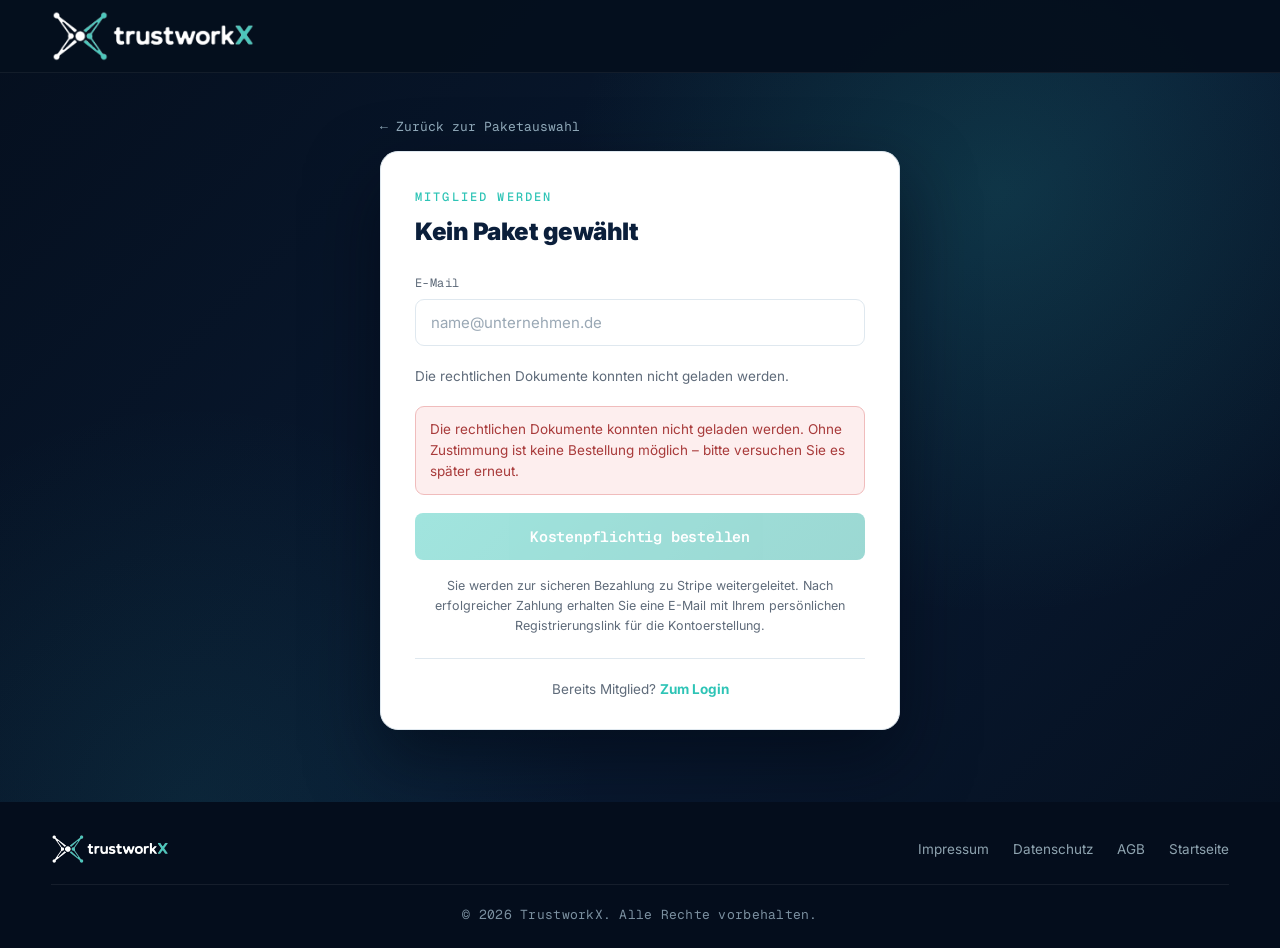
<file: checkout.html>
<!DOCTYPE html>
<html lang="de">

<head>
  <meta charset="UTF-8" />
  <meta name="viewport" content="width=device-width, initial-scale=1.0" />
  <meta name="description"
    content="TrustworkX Mitglied werden – Paket wählen, bezahlen und Registrierungslink per E-Mail erhalten." />
  <meta name="robots" content="noindex" />
  <title>trustworkX – Mitglied werden</title>
  <link rel="icon" href="/favicon.ico" sizes="any">
  <link rel="icon" type="image/png" sizes="32x32" href="/favicon-32x32.png">
  <link rel="icon" type="image/png" sizes="16x16" href="/favicon-16x16.png">
  <link rel="icon" type="image/png" sizes="192x192" href="/icon-192.png">
  <link rel="apple-touch-icon" href="/apple-touch-icon.png">
  <link rel="stylesheet" href="/fonts/fonts.css">
  <style>
    :root {
      --navy: #0B1F3B;
      --teal: #2EC4B6;
      --teal-dark: #22a99d;
      --text: #0B1F3B;
      --muted: #5f6b7a;
      --bg: #F5F7FA;
      --line: #dfe8ef;
      --sans: 'Inter', Arial, Helvetica, sans-serif;
      --mono: 'Geist Mono', ui-monospace, 'SF Mono', 'Courier New', monospace;
    }

    * {
      box-sizing: border-box;
      margin: 0;
      padding: 0;
    }

    body {
      font-family: var(--sans);
      color: var(--text);
      line-height: 1.5;
      min-height: 100vh;
      background:
        radial-gradient(circle at 78% 20%, rgba(46, 196, 182, .16), transparent 34%),
        radial-gradient(circle at 15% 85%, rgba(46, 196, 182, .08), transparent 30%),
        linear-gradient(135deg, #050f1e 0%, #091a32 55%, #050f1e 100%);
      display: flex;
      flex-direction: column;
    }

    a {
      text-decoration: none;
      color: inherit;
    }

    .container {
      width: min(1180px, 92%);
      margin: 0 auto;
    }

    /* Dunkle Kopfleiste wie auf den übrigen Unterseiten */
    .topbar {
      background: rgba(5, 15, 30, .96);
      border-bottom: 1px solid rgba(255, 255, 255, .06);
      padding: 10px 0;
    }

    .logo-horizontal {
      height: 52px;
      width: auto;
      display: block;
    }

    main {
      flex: 1;
      display: flex;
      align-items: flex-start;
      justify-content: center;
      padding: 40px 0 72px;
    }

    .checkout-wrap {
      width: min(520px, 92%);
    }

    .back {
      display: inline-block;
      font-family: var(--mono);
      font-size: 13px;
      color: #8fa8b8;
      margin-bottom: 14px;
      transition: color .15s;
    }

    .back:hover {
      color: var(--teal);
    }

    .card {
      background: #fff;
      border: 1px solid var(--line);
      border-radius: 18px;
      padding: 36px 34px 30px;
      box-shadow: 0 30px 70px rgba(2, 8, 18, .55);
    }

    .eyebrow {
      font-family: var(--mono);
      font-weight: 500;
      letter-spacing: .18em;
      text-transform: uppercase;
      font-size: 12px;
      color: var(--teal);
      margin-bottom: 8px;
    }

    h1 {
      font-size: 24px;
      font-weight: 900;
      letter-spacing: -.5px;
      margin-bottom: 4px;
      color: var(--navy);
    }

    h1 .plan-name {
      font-family: var(--mono);
      color: var(--teal);
    }

    .plan-price {
      font-family: var(--mono);
      font-size: 17px;
      font-weight: 600;
      color: #33414f;
      margin-bottom: 6px;
    }

    .plan-desc {
      font-size: 14px;
      color: var(--muted);
      margin-bottom: 24px;
    }

    form {
      display: flex;
      flex-direction: column;
    }

    label.field-label {
      font-family: var(--mono);
      font-size: 12px;
      letter-spacing: .04em;
      color: var(--muted);
      margin-bottom: 7px;
    }

    input[type="email"] {
      width: 100%;
      padding: 13px 15px;
      margin-bottom: 20px;
      background: #fff;
      border: 1.5px solid var(--line);
      border-radius: 9px;
      color: var(--text);
      font-size: 15px;
      font-family: var(--sans);
      transition: border-color .15s, background .15s;
      outline: none;
    }

    input[type="email"]::placeholder {
      color: #9aa8b5;
    }

    input[type="email"]:focus {
      border-color: var(--teal);
      background: rgba(46, 196, 182, .04);
    }

    .consents {
      margin-bottom: 20px;
    }

    .consents .loading {
      font-size: 13.5px;
      color: var(--muted);
    }

    label.consent {
      display: flex;
      align-items: flex-start;
      gap: 10px;
      font-size: 13.5px;
      color: #33414f;
      line-height: 1.55;
      margin-bottom: 12px;
      cursor: pointer;
    }

    label.consent input {
      accent-color: var(--teal);
      width: 16px;
      height: 16px;
      margin-top: 2px;
      flex-shrink: 0;
    }

    label.consent a {
      color: #1d968b;
      font-weight: 600;
      text-decoration: underline;
      text-underline-offset: 2px;
    }

    label.consent a:hover {
      color: var(--teal);
    }

    .error {
      background: #fdeeee;
      border: 1px solid #f0bcbc;
      border-radius: 9px;
      color: #a83a3a;
      font-size: 13.5px;
      line-height: 1.55;
      padding: 12px 14px;
      margin-bottom: 18px;
    }

    .btn {
      display: inline-flex;
      align-items: center;
      justify-content: center;
      width: 100%;
      padding: 14px 22px;
      border-radius: 8px;
      border: none;
      font-family: var(--mono);
      font-weight: 600;
      font-size: 15px;
      letter-spacing: -.2px;
      cursor: pointer;
      transition: all .2s ease;
      background: linear-gradient(135deg, var(--teal), var(--teal-dark));
      color: #fff;
      box-shadow: 0 4px 18px rgba(46, 196, 182, .35);
    }

    .btn:hover:not(:disabled) {
      transform: translateY(-2px);
      box-shadow: 0 8px 28px rgba(46, 196, 182, .45);
    }

    .btn:disabled {
      opacity: .45;
      cursor: not-allowed;
      box-shadow: none;
    }

    .note {
      font-size: 12.5px;
      color: var(--muted);
      line-height: 1.6;
      margin-top: 16px;
      text-align: center;
    }

    .card-foot {
      text-align: center;
      font-size: 13.5px;
      color: var(--muted);
      margin-top: 22px;
      padding-top: 20px;
      border-top: 1px solid var(--line);
    }

    .card-foot a {
      color: var(--teal);
      font-weight: 700;
    }

    .card-foot a:hover {
      text-decoration: underline;
    }

    /* ─── FOOTER (wie Unterseiten) ─── */
    footer {
      background: #040d1c;
      color: #cdd8df;
      padding: 32px 0 24px;
    }

    .footer-row {
      display: flex;
      justify-content: space-between;
      align-items: center;
      gap: 24px;
      flex-wrap: wrap;
      margin-bottom: 20px;
    }

    .footer-links {
      display: flex;
      gap: 24px;
      flex-wrap: wrap;
    }

    footer a {
      font-size: 13.5px;
      color: #8fa4b0;
      transition: color .15s;
    }

    footer a:hover {
      color: var(--teal);
    }

    .logo-horizontal-footer {
      height: 30px;
      width: auto;
      display: block;
    }

    .footer-divider {
      border: none;
      border-top: 1px solid rgba(255, 255, 255, .07);
      margin-bottom: 20px;
    }

    .copyright {
      font-family: var(--mono);
      text-align: center;
      color: #7b90a0;
      font-size: 13px;
      letter-spacing: .02em;
    }

    @media (max-width: 600px) {
      .logo-horizontal {
        height: 40px;
      }

      .card {
        padding: 28px 20px 24px;
      }

      main {
        padding-top: 28px;
      }
    }
  </style>
</head>

<body>

  <header class="topbar">
    <div class="container">
      <a href="/" aria-label="trustworkX – zur Startseite">
        <img class="logo-horizontal"
          src="img/logo-trustworkx.png"
          alt="trustworkX Logo" />
      </a>
    </div>
  </header>

  <main>
    <div class="checkout-wrap">
      <a class="back" href="/#pricing">&larr; Zurück zur Paketauswahl</a>
      <div class="card">
        <div class="eyebrow">Mitglied werden</div>
        <h1 id="plan-title">Paket wird geladen&hellip;</h1>
        <p class="plan-price" id="plan-price"></p>
        <p class="plan-desc" id="plan-desc"></p>

        <form id="checkout-form">
          <label class="field-label" for="email">E-Mail</label>
          <input type="email" id="email" name="email" autocomplete="email" placeholder="name@unternehmen.de" required />

          <div class="consents" id="consents">
            <p class="loading">Rechtliche Dokumente werden geladen&hellip;</p>
          </div>

          <div class="error" id="error-box" hidden></div>

          <button type="submit" class="btn" id="buy-btn" disabled>Kostenpflichtig bestellen</button>
          <p class="note">Sie werden zur sicheren Bezahlung zu Stripe weitergeleitet. Nach erfolgreicher Zahlung
            erhalten Sie eine E-Mail mit Ihrem persönlichen Registrierungslink für die Kontoerstellung.</p>
        </form>

        <p class="card-foot">Bereits Mitglied? <a href="https://app.trustworkx.de/login">Zum Login</a></p>
      </div>
    </div>
  </main>

  <footer>
    <div class="container">
      <div class="footer-row">
        <img class="logo-horizontal-footer"
          src="img/logo-trustworkx.png"
          alt="trustworkX Logo" />
        <div class="footer-links">
          <a href="/impressum.html">Impressum</a>
          <a href="/datenschutz.html">Datenschutz</a>
          <a href="/agb.html">AGB</a>
          <a href="/">Startseite</a>
        </div>
      </div>
      <hr class="footer-divider">
      <p class="copyright">© 2026 TrustworkX. Alle Rechte vorbehalten.</p>
    </div>
  </footer>

  <script>
    // Integration laut HANDOVER_WEBSITE_AGENT.md (Pay-First Registration):
    // 1. GET /api/products                    → priceId + Preisanzeige
    // 2. GET /api/legal/booking-requirements  → Pflicht-Checkboxen (immer frisch laden)
    // 3. POST /api/registration/start         → Redirect auf die zurückgegebene Stripe-URL
    // Die Website hält keine Stripe-Keys, keine Konten, keine Passwörter.
    // Gleiche Dateien auf Staging und Live: die Staging-Vorschau spricht mit
    // der Staging-API, nur die Live-Domain mit der Produktiv-App.
    var API_BASE = location.hostname === 'www.trustworkx.de'
      ? 'https://app.trustworkx.de'
      : 'https://staging.trustworkx.de';

    var params = new URLSearchParams(window.location.search);
    var planParam = (params.get('plan') || '').toUpperCase();
    var interval = params.get('interval') === 'year' ? 'year' : 'month';

    var priceId = null;
    var consentsLoaded = false;

    var titleEl = document.getElementById('plan-title');
    var priceEl = document.getElementById('plan-price');
    var descEl = document.getElementById('plan-desc');
    var consentsBox = document.getElementById('consents');
    var errorBox = document.getElementById('error-box');
    var emailInput = document.getElementById('email');
    var buyBtn = document.getElementById('buy-btn');
    var form = document.getElementById('checkout-form');

    function fmtEuro(cents) {
      // Immer zwei Nachkommastellen – konsistent zur Preisanzeige bei Stripe.
      return (cents / 100).toLocaleString('de-DE', {
        minimumFractionDigits: 2, maximumFractionDigits: 2
      }) + ' €';
    }
    function showError(message) {
      errorBox.textContent = message;
      errorBox.hidden = false;
    }
    function clearError() {
      errorBox.hidden = true;
    }
    function updateButton() {
      var boxes = consentsBox.querySelectorAll('input[type="checkbox"]');
      var allChecked = Array.prototype.every.call(boxes, function (b) { return b.checked; });
      buyBtn.disabled = !(priceId && consentsLoaded && allChecked &&
        emailInput.value.trim() !== '' && emailInput.checkValidity());
    }

    function loadPlan() {
      return fetch(API_BASE + '/api/products')
        .then(function (res) { if (!res.ok) throw new Error('HTTP ' + res.status); return res.json(); })
        .then(function (data) {
          var product = (data.products || []).find(function (p) {
            return String(p.name).toUpperCase() === planParam;
          });
          var price = product && (product.prices || []).find(function (p) {
            return p.interval === interval;
          });
          if (!product || !price) {
            titleEl.textContent = 'Paket nicht verfügbar';
            showError('Das gewählte Paket ist derzeit nicht verfügbar. Bitte wählen Sie ein Paket auf der Preisseite aus.');
            return;
          }
          priceId = price.id;
          titleEl.innerHTML = 'Paket <span class="plan-name"></span>';
          titleEl.querySelector('.plan-name').textContent = product.name;
          priceEl.textContent = fmtEuro(price.amountCents) + (interval === 'year' ? ' / Jahr' : ' / Monat');
          descEl.textContent = product.description || '';
          updateButton();
        })
        .catch(function () {
          titleEl.textContent = 'Paket konnte nicht geladen werden';
          showError('Die Paketdaten konnten nicht geladen werden. Bitte versuchen Sie es später erneut.');
        });
    }

    /* Rechtsbegriffe im Checkbox-Text mit den Website-Rechtstexten verlinken.
       Der API-Text wird weiterhin NICHT als HTML interpretiert – er wird nur
       an den bekannten Begriffen zerlegt und als Text-/Linkknoten aufgebaut. */
    var LEGAL_LINKS = [
      { pattern: /Datenschutzerklärung/, href: '/datenschutz.html' },
      { pattern: /Mitgliedschaftsvertrag/, href: '/agb.html#teil-a' },
      { pattern: /Netzwerkbedingungen/, href: '/agb.html#teil-b' },
      { pattern: /AGBs?(?:['’]s)?/, href: '/agb.html' }
    ];

    function buildConsentText(container, rawText) {
      var rest = String(rawText);
      while (rest.length) {
        var best = null;
        LEGAL_LINKS.forEach(function (l) {
          var m = rest.match(l.pattern);
          if (m && (best === null || m.index < best.index)) {
            best = { index: m.index, text: m[0], href: l.href };
          }
        });
        if (!best) {
          container.appendChild(document.createTextNode(rest));
          break;
        }
        if (best.index > 0) {
          container.appendChild(document.createTextNode(rest.slice(0, best.index)));
        }
        var a = document.createElement('a');
        a.href = best.href;
        a.target = '_blank';
        a.rel = 'noopener';
        a.textContent = best.text;
        /* Klick auf den Link darf die Checkbox nicht umschalten */
        a.addEventListener('click', function (e) { e.stopPropagation(); });
        container.appendChild(a);
        rest = rest.slice(best.index + best.text.length);
      }
    }

    function loadRequirements() {
      return fetch(API_BASE + '/api/legal/booking-requirements')
        .then(function (res) { if (!res.ok) throw new Error('HTTP ' + res.status); return res.json(); })
        .then(function (data) {
          consentsBox.innerHTML = '';
          (data.requirements || []).forEach(function (req) {
            var label = document.createElement('label');
            label.className = 'consent';
            var cb = document.createElement('input');
            cb.type = 'checkbox';
            cb.value = req.id;
            cb.addEventListener('change', updateButton);
            var text = document.createElement('span');
            buildConsentText(text, req.checkboxText); /* Wortlaut bleibt verbatim, Begriffe werden verlinkt */
            label.appendChild(cb);
            label.appendChild(text);
            consentsBox.appendChild(label);
          });
          consentsLoaded = true;
          updateButton();
        })
        .catch(function () {
          consentsBox.innerHTML = '<p class="loading">Die rechtlichen Dokumente konnten nicht geladen werden.</p>';
          showError('Die rechtlichen Dokumente konnten nicht geladen werden. Ohne Zustimmung ist keine Bestellung möglich – bitte versuchen Sie es später erneut.');
        });
    }

    form.addEventListener('submit', function (e) {
      e.preventDefault();
      if (buyBtn.disabled) return;
      clearError();
      buyBtn.disabled = true;
      buyBtn.textContent = 'Einen Moment…';

      var acceptedIds = Array.prototype.map.call(
        consentsBox.querySelectorAll('input[type="checkbox"]:checked'),
        function (b) { return b.value; }
      );

      fetch(API_BASE + '/api/registration/start', {
        method: 'POST',
        headers: { 'Content-Type': 'application/json' },
        body: JSON.stringify({
          email: emailInput.value.trim(),
          priceId: priceId,
          acceptedLegalRequirementIds: acceptedIds
        })
      })
        .then(function (res) {
          return res.json().catch(function () { return {}; }).then(function (data) {
            if (res.ok && data.url) {
              window.location.href = data.url;
              return;
            }
            if (res.status === 429) {
              /* Rate-Limit: Meldung anzeigen, kein automatischer Retry */
              showError(data.error || 'Zu viele Anfragen. Bitte versuchen Sie es später erneut.');
            } else {
              showError(data.error || 'Es ist ein Fehler aufgetreten. Bitte versuchen Sie es später erneut.');
            }
            buyBtn.textContent = 'Kostenpflichtig bestellen';
            updateButton();
          });
        })
        .catch(function () {
          showError('Verbindung fehlgeschlagen. Bitte prüfen Sie Ihre Internetverbindung und versuchen Sie es erneut.');
          buyBtn.textContent = 'Kostenpflichtig bestellen';
          updateButton();
        });
    });

    emailInput.addEventListener('input', updateButton);

    if (!planParam) {
      titleEl.textContent = 'Kein Paket gewählt';
      showError('Bitte wählen Sie zunächst ein Paket auf der Preisseite aus.');
      loadRequirements();
    } else {
      loadPlan();
      loadRequirements();
    }

    /* Auf Staging zeigen Plattform-Links auf die Staging-Plattform */
    if (location.hostname !== 'www.trustworkx.de') {
      document.querySelectorAll('a[href^="https://app.trustworkx.de"]').forEach(function (a) {
        a.href = a.href.replace('https://app.trustworkx.de', 'https://staging.trustworkx.de');
      });
    }
  </script>

</body>

</html>
</file>
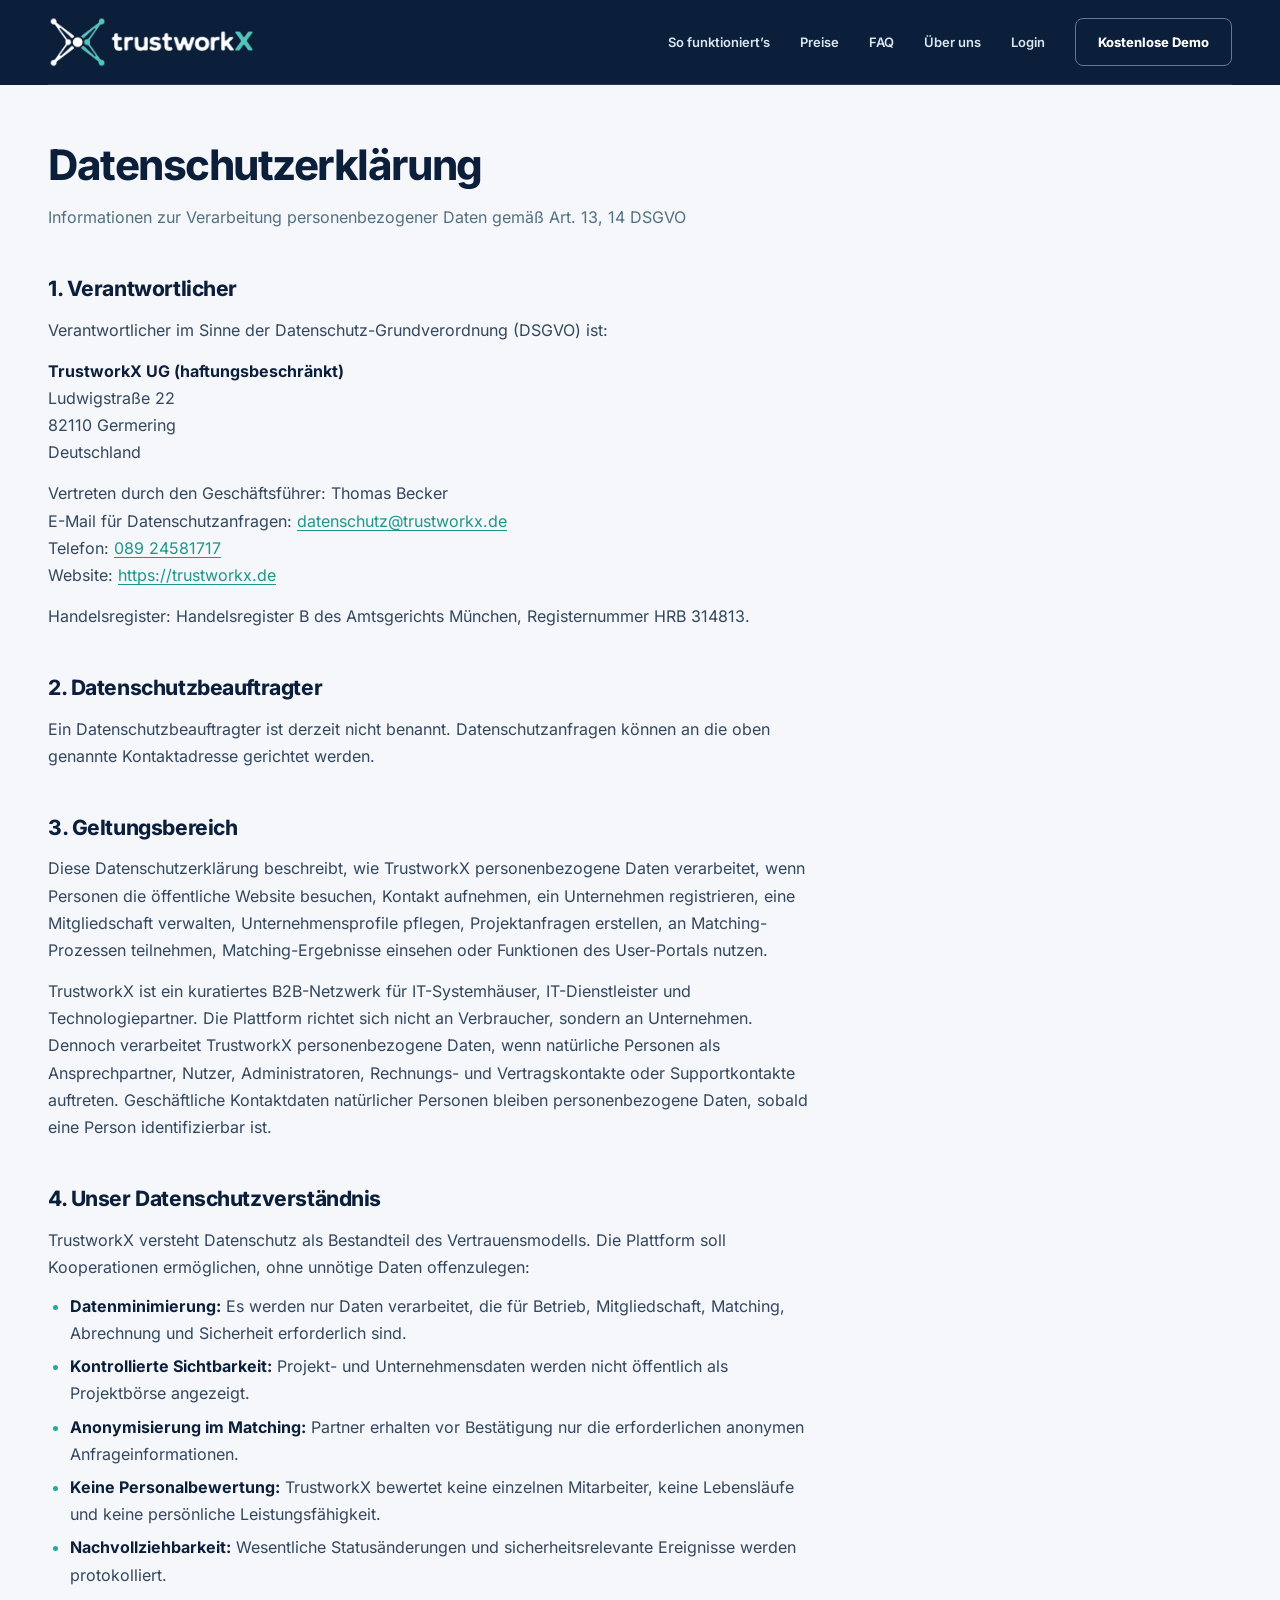
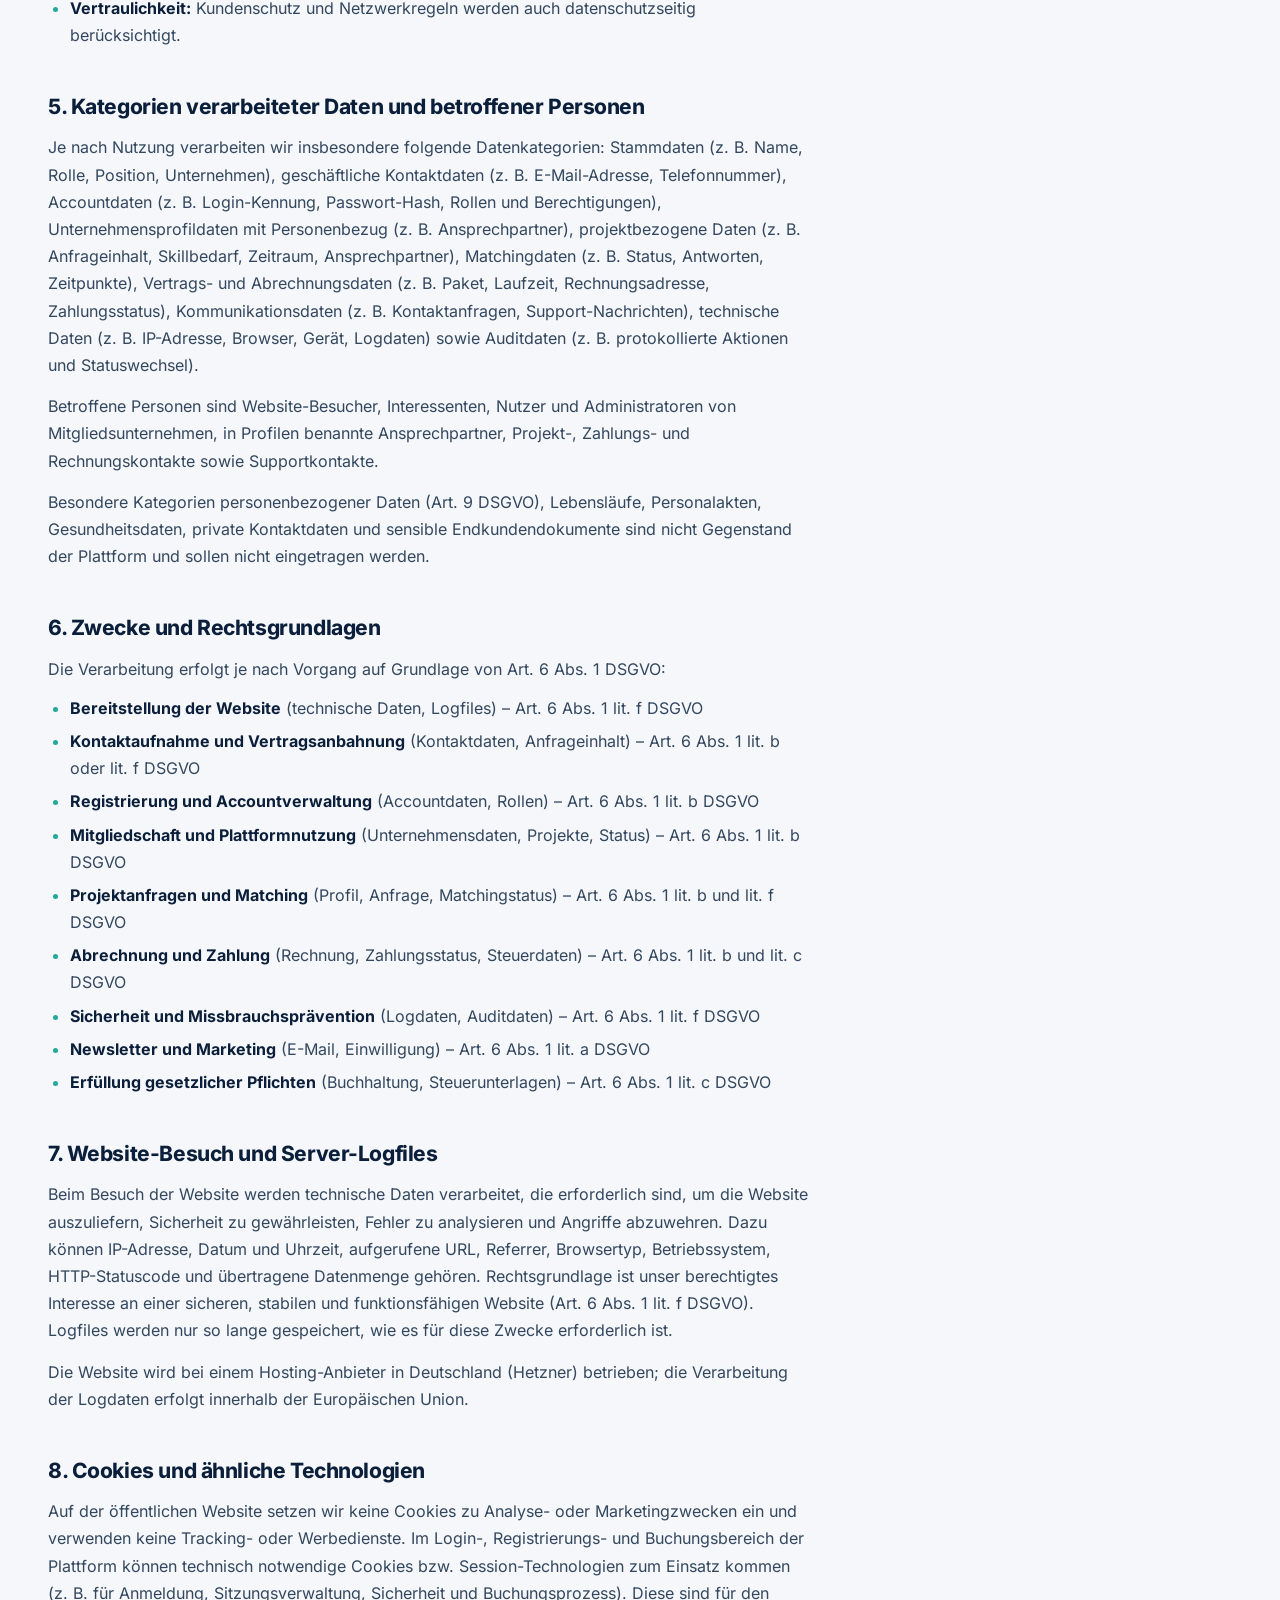
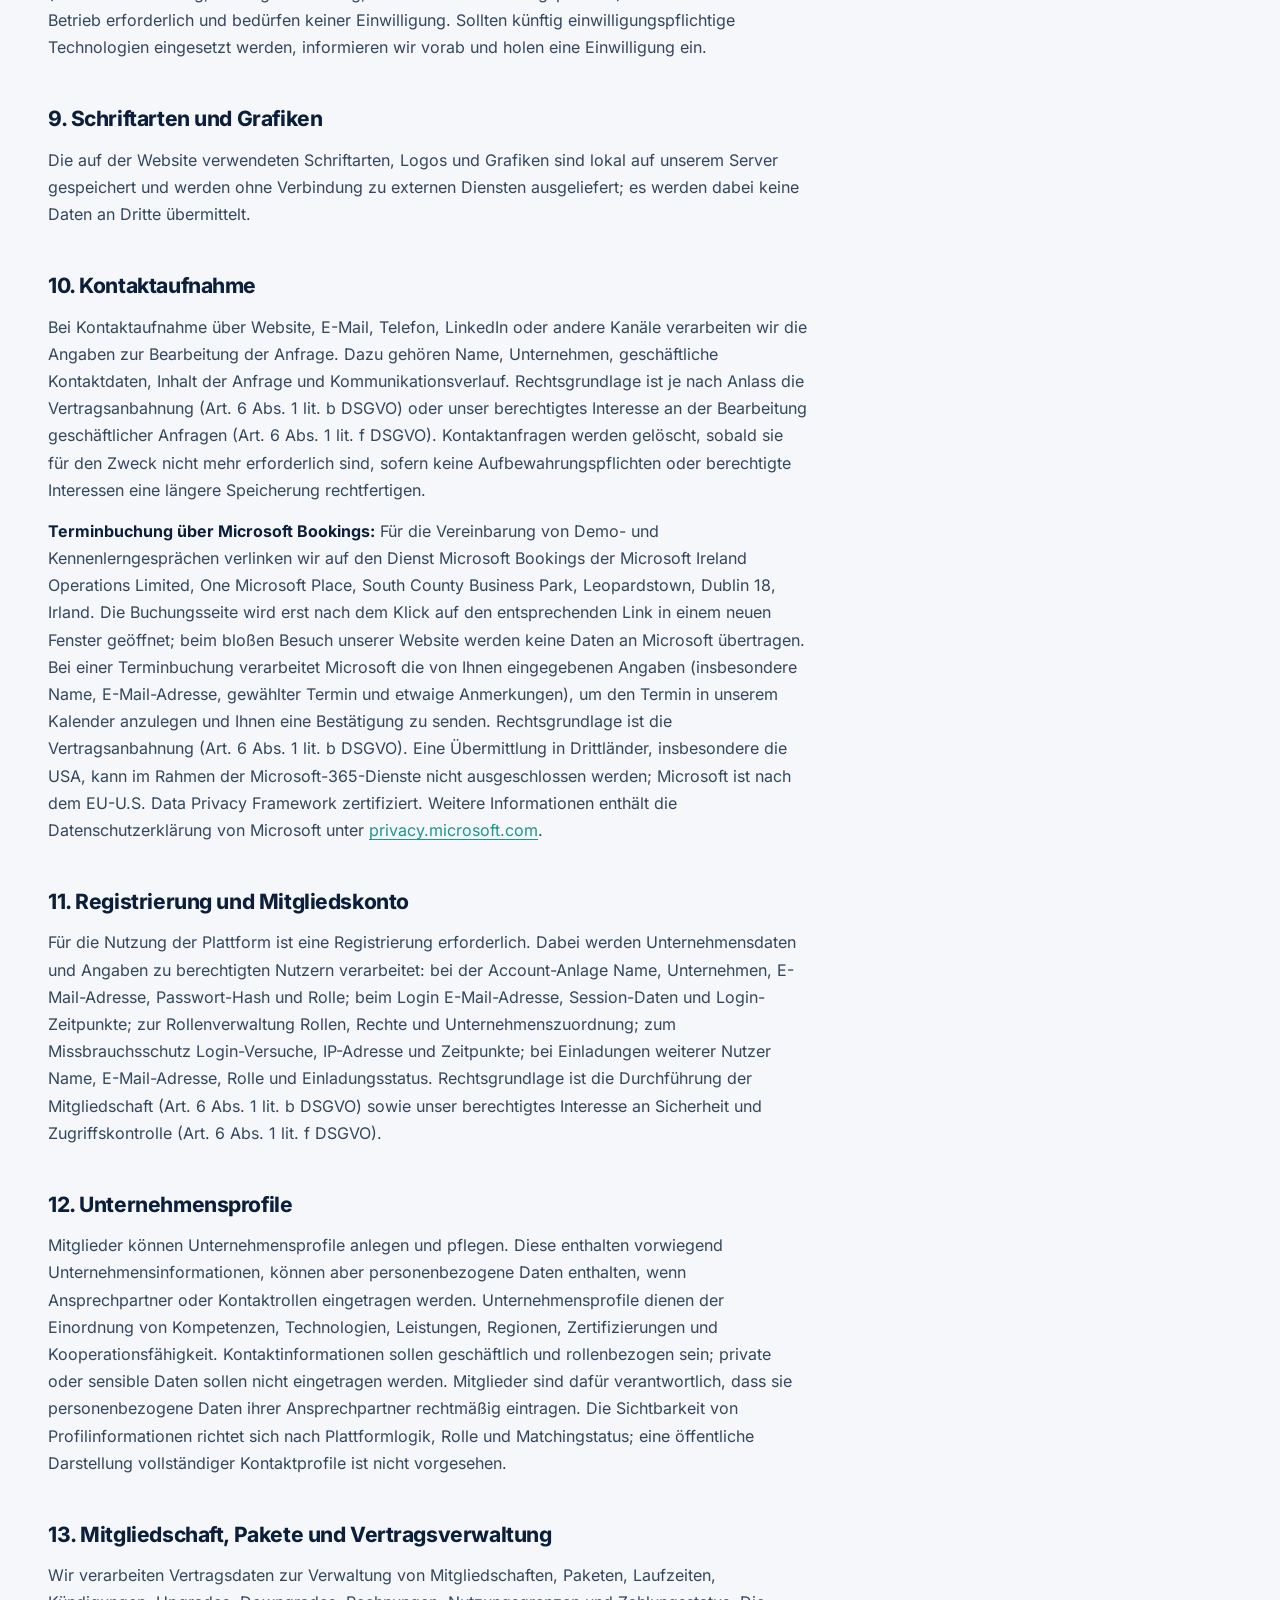
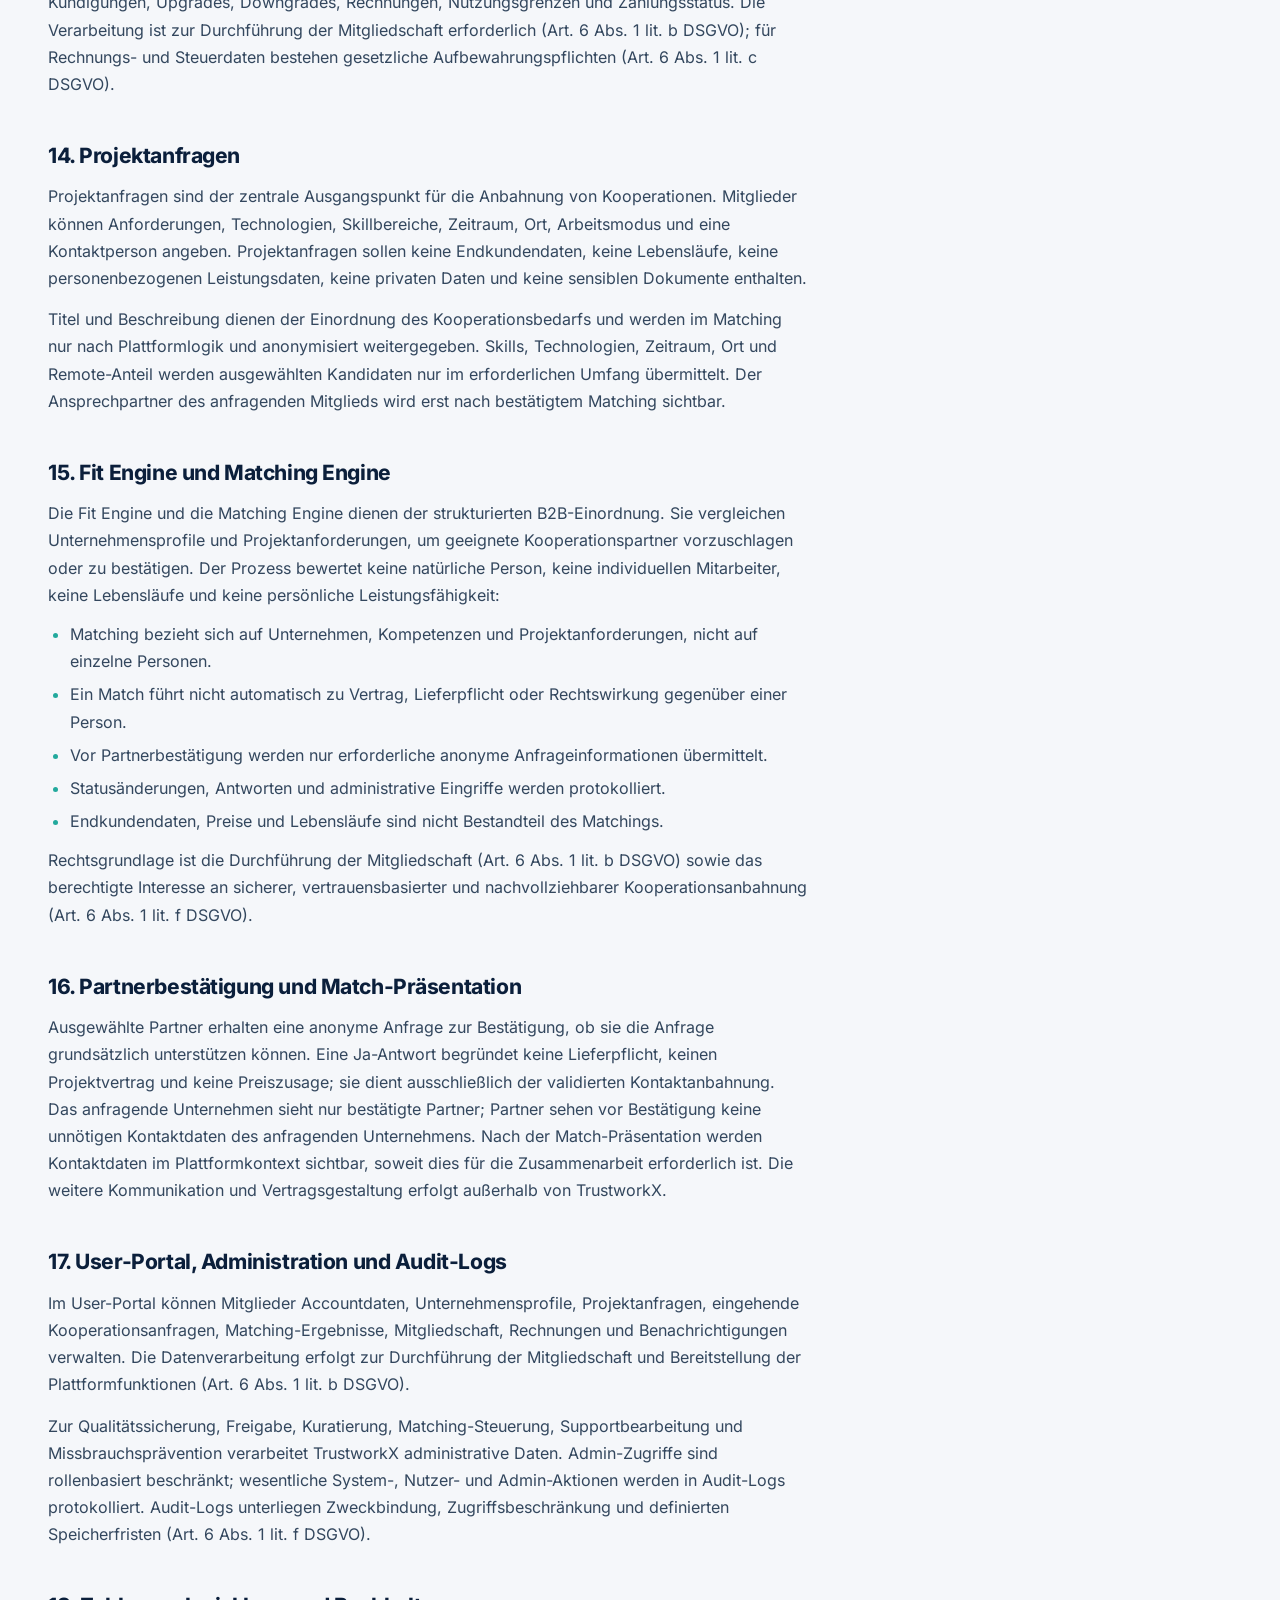
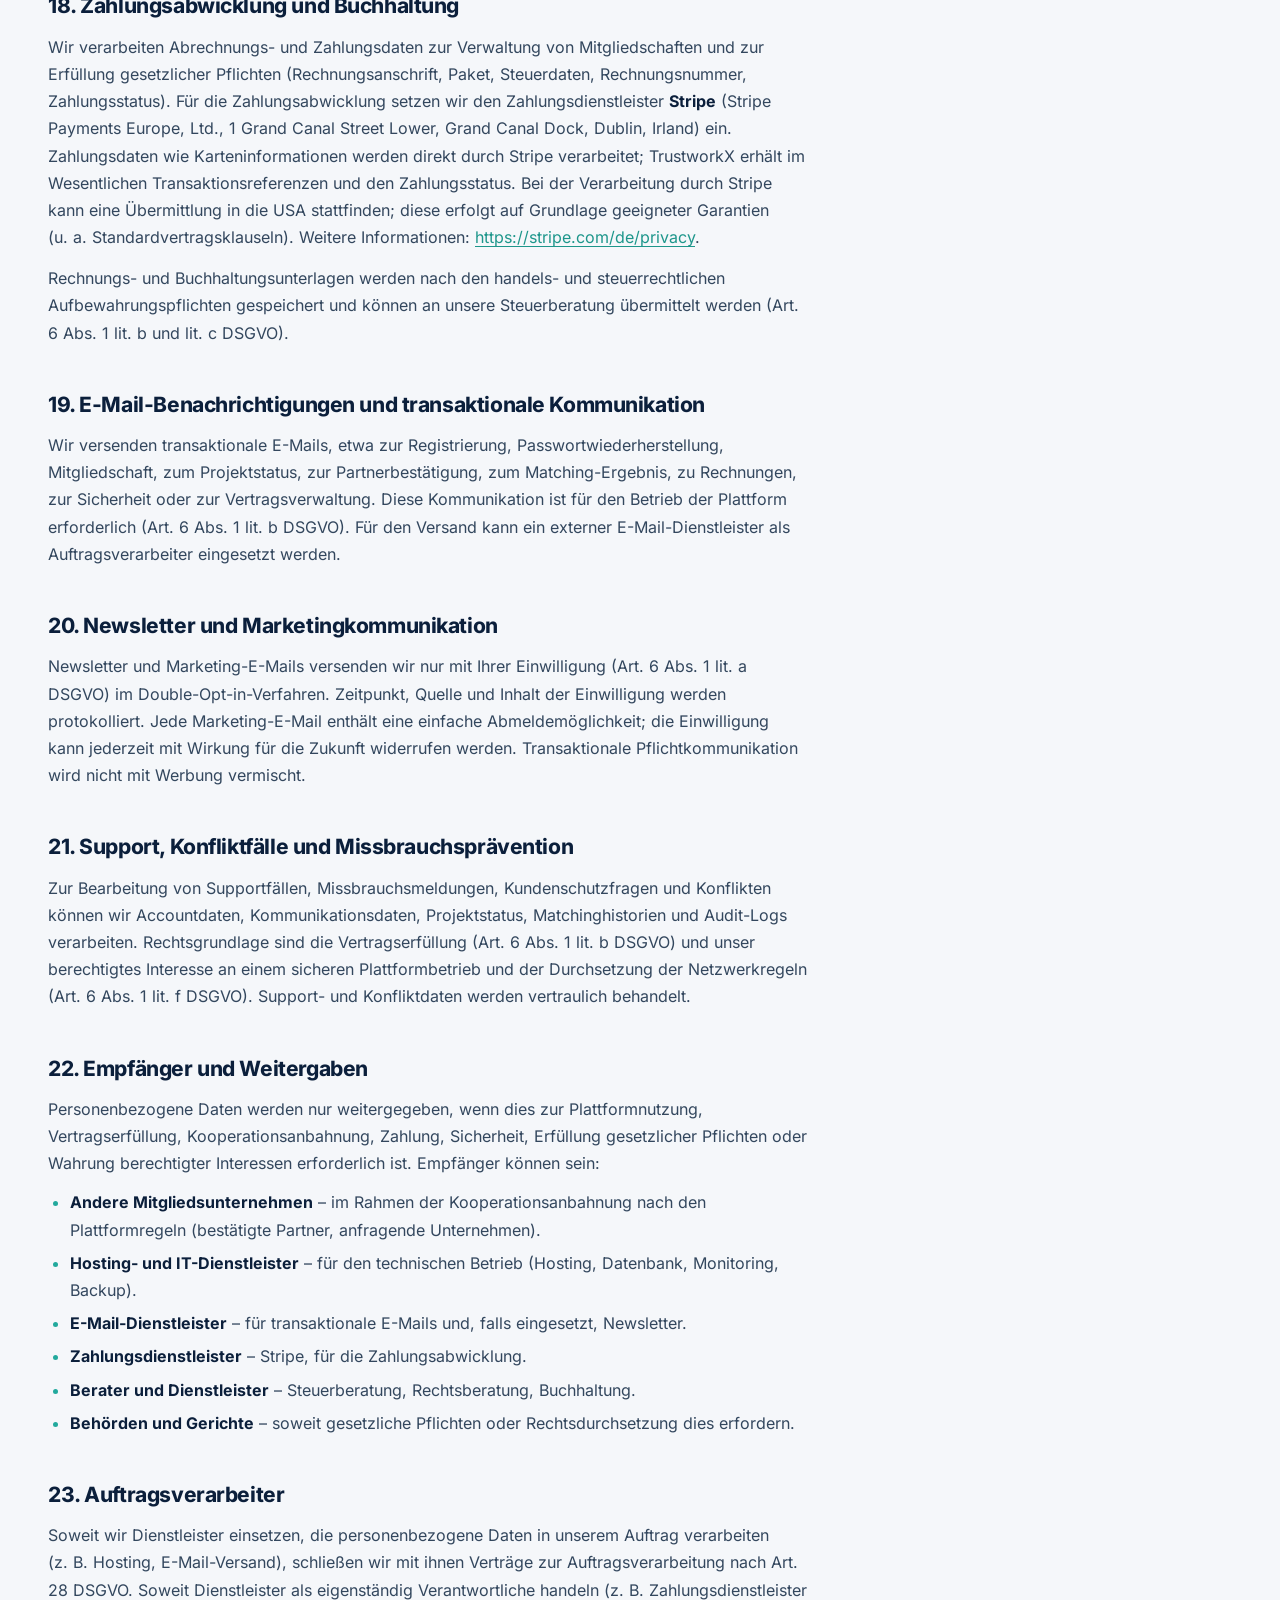
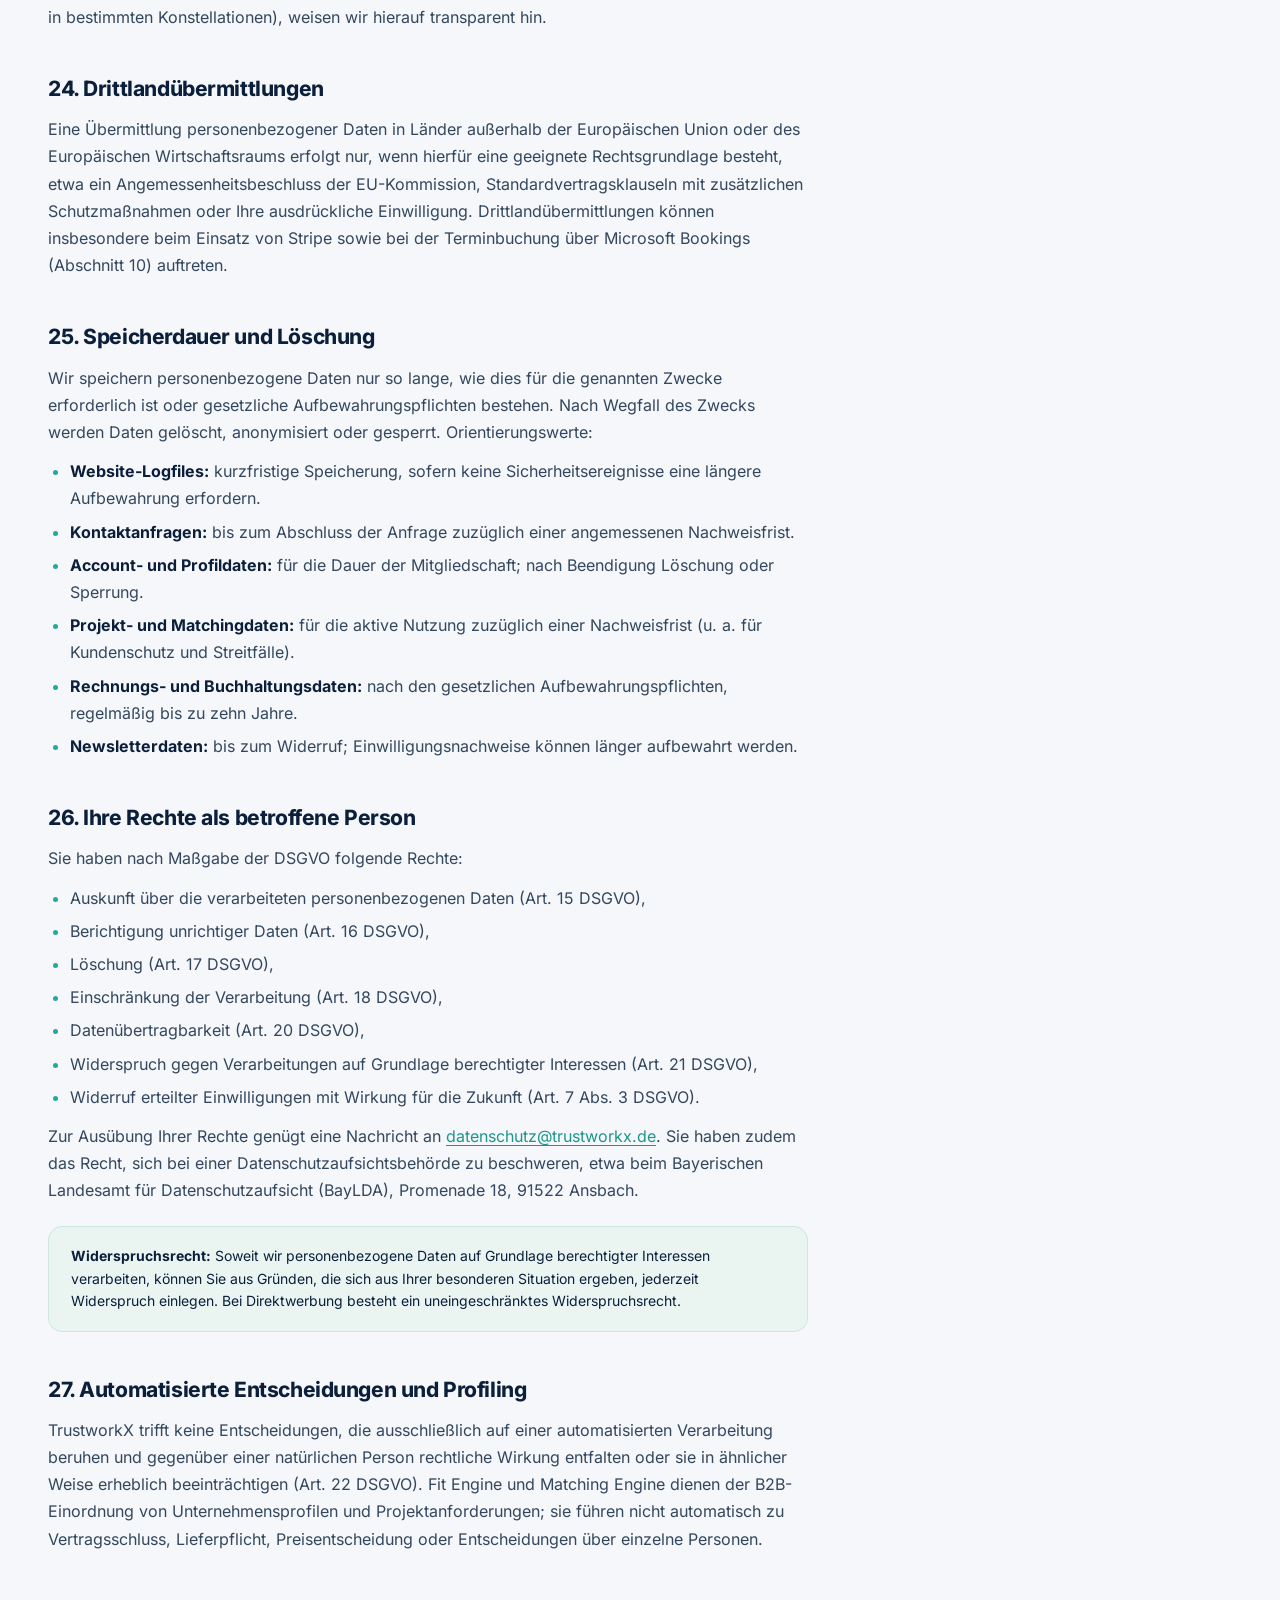
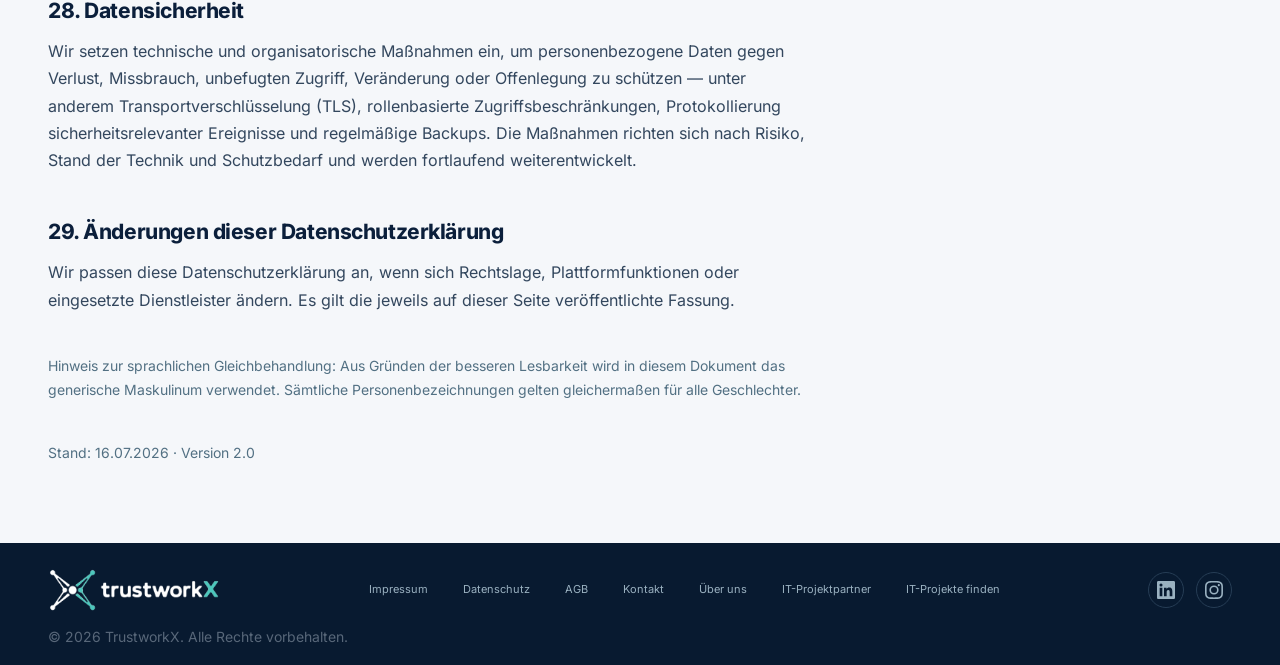
<file: datenschutz.html>
<!DOCTYPE html>
<html lang="de">
<head>
  <meta charset="UTF-8" />
  <meta name="viewport" content="width=device-width, initial-scale=1.0" />
  <meta name="robots" content="noindex, follow" />
  <meta name="description" content="Datenschutzerklärung der TrustworkX UG (haftungsbeschränkt)." />
  <title>Datenschutzerklärung | trustworkX</title>
  <link rel="canonical" href="https://www.trustworkx.de/datenschutz.html">
  <link rel="icon" href="/favicon.ico" sizes="any">
  <link rel="icon" type="image/png" sizes="32x32" href="/favicon-32x32.png">
  <link rel="icon" type="image/png" sizes="16x16" href="/favicon-16x16.png">
  <link rel="icon" type="image/png" sizes="192x192" href="/icon-192.png">
  <link rel="apple-touch-icon" href="/apple-touch-icon.png">
  <link rel="stylesheet" href="/css/start.css?v=9ed35b97">
  <link rel="stylesheet" href="/css/unterseiten.css?v=847a5079">
</head>
<body>
<header class="hero sub-hero sub-hero-bar" id="start"><div class="wrap"><nav class="navigation" aria-label="Hauptnavigation"><a class="brand" href="/" aria-label="TrustworkX Startseite"><img src="/assets/logo.png" alt="trustworkX"></a><button class="menu-toggle" aria-expanded="false" aria-controls="nav-links" aria-label="Menü öffnen"><span></span><span></span></button><div class="nav-links" id="nav-links"><a href="/#ablauf">So funktioniert’s</a><a href="/#preise">Preise</a><a href="/#faq">FAQ</a><a href="/ueber-uns.html">Über uns</a><a class="nav-login" href="https://app.trustworkx.de/login">Login</a><a class="button outline" href="https://bookings.cloud.microsoft/book/TrustworkX1@trustworkx.de/?ismsaljsauthenabled" target="_blank" rel="noopener">Kostenlose Demo</a></div></nav></div></header>
<main id="inhalt"><section class="section legal-section"><div class="wrap sub-content legal-content">
<h1>Datenschutzerklärung</h1>
      <p class="legal-intro">Informationen zur Verarbeitung personenbezogener Daten gemäß Art. 13, 14 DSGVO</p>

      <h2>1. Verantwortlicher</h2>
      <p>Verantwortlicher im Sinne der Datenschutz-Grundverordnung (DSGVO) ist:</p>
      <p><strong>TrustworkX UG (haftungsbeschränkt)</strong><br>
      Ludwigstraße 22<br>
      82110 Germering<br>
      Deutschland</p>
      <p>Vertreten durch den Geschäftsführer: Thomas Becker<br>
      E-Mail für Datenschutzanfragen: <a href="mailto:datenschutz@trustworkx.de">datenschutz@trustworkx.de</a><br>
      Telefon: <a href="tel:+498924581717">089 24581717</a><br>
      Website: <a href="https://trustworkx.de">https://trustworkx.de</a></p>
      <p>Handelsregister: Handelsregister B des Amtsgerichts München, Registernummer HRB 314813.</p>

      <h2>2. Datenschutzbeauftragter</h2>
      <p>Ein Datenschutzbeauftragter ist derzeit nicht benannt. Datenschutzanfragen können an die oben genannte Kontaktadresse gerichtet werden.</p>

      <h2>3. Geltungsbereich</h2>
      <p>Diese Datenschutzerklärung beschreibt, wie TrustworkX personenbezogene Daten verarbeitet, wenn Personen die öffentliche Website besuchen, Kontakt aufnehmen, ein Unternehmen registrieren, eine Mitgliedschaft verwalten, Unternehmensprofile pflegen, Projektanfragen erstellen, an Matching-Prozessen teilnehmen, Matching-Ergebnisse einsehen oder Funktionen des User-Portals nutzen.</p>
      <p>TrustworkX ist ein kuratiertes B2B-Netzwerk für IT-Systemhäuser, IT-Dienstleister und Technologiepartner. Die Plattform richtet sich nicht an Verbraucher, sondern an Unternehmen. Dennoch verarbeitet TrustworkX personenbezogene Daten, wenn natürliche Personen als Ansprechpartner, Nutzer, Administratoren, Rechnungs- und Vertragskontakte oder Supportkontakte auftreten. Geschäftliche Kontaktdaten natürlicher Personen bleiben personenbezogene Daten, sobald eine Person identifizierbar ist.</p>

      <h2>4. Unser Datenschutzverständnis</h2>
      <p>TrustworkX versteht Datenschutz als Bestandteil des Vertrauensmodells. Die Plattform soll Kooperationen ermöglichen, ohne unnötige Daten offenzulegen:</p>
      <ul>
        <li><strong>Datenminimierung:</strong> Es werden nur Daten verarbeitet, die für Betrieb, Mitgliedschaft, Matching, Abrechnung und Sicherheit erforderlich sind.</li>
        <li><strong>Kontrollierte Sichtbarkeit:</strong> Projekt- und Unternehmensdaten werden nicht öffentlich als Projektbörse angezeigt.</li>
        <li><strong>Anonymisierung im Matching:</strong> Partner erhalten vor Bestätigung nur die erforderlichen anonymen Anfrageinformationen.</li>
        <li><strong>Keine Personalbewertung:</strong> TrustworkX bewertet keine einzelnen Mitarbeiter, keine Lebensläufe und keine persönliche Leistungsfähigkeit.</li>
        <li><strong>Nachvollziehbarkeit:</strong> Wesentliche Statusänderungen und sicherheitsrelevante Ereignisse werden protokolliert.</li>
        <li><strong>Vertraulichkeit:</strong> Kundenschutz und Netzwerkregeln werden auch datenschutzseitig berücksichtigt.</li>
      </ul>

      <h2>5. Kategorien verarbeiteter Daten und betroffener Personen</h2>
      <p>Je nach Nutzung verarbeiten wir insbesondere folgende Datenkategorien: Stammdaten (z.&nbsp;B. Name, Rolle, Position, Unternehmen), geschäftliche Kontaktdaten (z.&nbsp;B. E-Mail-Adresse, Telefonnummer), Accountdaten (z.&nbsp;B. Login-Kennung, Passwort-Hash, Rollen und Berechtigungen), Unternehmensprofildaten mit Personenbezug (z.&nbsp;B. Ansprechpartner), projektbezogene Daten (z.&nbsp;B. Anfrageinhalt, Skillbedarf, Zeitraum, Ansprechpartner), Matchingdaten (z.&nbsp;B. Status, Antworten, Zeitpunkte), Vertrags- und Abrechnungsdaten (z.&nbsp;B. Paket, Laufzeit, Rechnungsadresse, Zahlungsstatus), Kommunikationsdaten (z.&nbsp;B. Kontaktanfragen, Support-Nachrichten), technische Daten (z.&nbsp;B. IP-Adresse, Browser, Gerät, Logdaten) sowie Auditdaten (z.&nbsp;B. protokollierte Aktionen und Statuswechsel).</p>
      <p>Betroffene Personen sind Website-Besucher, Interessenten, Nutzer und Administratoren von Mitgliedsunternehmen, in Profilen benannte Ansprechpartner, Projekt-, Zahlungs- und Rechnungskontakte sowie Supportkontakte.</p>
      <p>Besondere Kategorien personenbezogener Daten (Art. 9 DSGVO), Lebensläufe, Personalakten, Gesundheitsdaten, private Kontaktdaten und sensible Endkundendokumente sind nicht Gegenstand der Plattform und sollen nicht eingetragen werden.</p>

      <h2>6. Zwecke und Rechtsgrundlagen</h2>
      <p>Die Verarbeitung erfolgt je nach Vorgang auf Grundlage von Art. 6 Abs. 1 DSGVO:</p>
      <ul>
        <li><strong>Bereitstellung der Website</strong> (technische Daten, Logfiles) – Art. 6 Abs. 1 lit. f DSGVO</li>
        <li><strong>Kontaktaufnahme und Vertragsanbahnung</strong> (Kontaktdaten, Anfrageinhalt) – Art. 6 Abs. 1 lit. b oder lit. f DSGVO</li>
        <li><strong>Registrierung und Accountverwaltung</strong> (Accountdaten, Rollen) – Art. 6 Abs. 1 lit. b DSGVO</li>
        <li><strong>Mitgliedschaft und Plattformnutzung</strong> (Unternehmensdaten, Projekte, Status) – Art. 6 Abs. 1 lit. b DSGVO</li>
        <li><strong>Projektanfragen und Matching</strong> (Profil, Anfrage, Matchingstatus) – Art. 6 Abs. 1 lit. b und lit. f DSGVO</li>
        <li><strong>Abrechnung und Zahlung</strong> (Rechnung, Zahlungsstatus, Steuerdaten) – Art. 6 Abs. 1 lit. b und lit. c DSGVO</li>
        <li><strong>Sicherheit und Missbrauchsprävention</strong> (Logdaten, Auditdaten) – Art. 6 Abs. 1 lit. f DSGVO</li>
        <li><strong>Newsletter und Marketing</strong> (E-Mail, Einwilligung) – Art. 6 Abs. 1 lit. a DSGVO</li>
        <li><strong>Erfüllung gesetzlicher Pflichten</strong> (Buchhaltung, Steuerunterlagen) – Art. 6 Abs. 1 lit. c DSGVO</li>
      </ul>

      <h2>7. Website-Besuch und Server-Logfiles</h2>
      <p>Beim Besuch der Website werden technische Daten verarbeitet, die erforderlich sind, um die Website auszuliefern, Sicherheit zu gewährleisten, Fehler zu analysieren und Angriffe abzuwehren. Dazu können IP-Adresse, Datum und Uhrzeit, aufgerufene URL, Referrer, Browsertyp, Betriebssystem, HTTP-Statuscode und übertragene Datenmenge gehören. Rechtsgrundlage ist unser berechtigtes Interesse an einer sicheren, stabilen und funktionsfähigen Website (Art. 6 Abs. 1 lit. f DSGVO). Logfiles werden nur so lange gespeichert, wie es für diese Zwecke erforderlich ist.</p>
      <p>Die Website wird bei einem Hosting-Anbieter in Deutschland (Hetzner) betrieben; die Verarbeitung der Logdaten erfolgt innerhalb der Europäischen Union.</p>

      <h2>8. Cookies und ähnliche Technologien</h2>
      <p>Auf der öffentlichen Website setzen wir keine Cookies zu Analyse- oder Marketingzwecken ein und verwenden keine Tracking- oder Werbedienste. Im Login-, Registrierungs- und Buchungsbereich der Plattform können technisch notwendige Cookies bzw. Session-Technologien zum Einsatz kommen (z.&nbsp;B. für Anmeldung, Sitzungsverwaltung, Sicherheit und Buchungsprozess). Diese sind für den Betrieb erforderlich und bedürfen keiner Einwilligung. Sollten künftig einwilligungspflichtige Technologien eingesetzt werden, informieren wir vorab und holen eine Einwilligung ein.</p>

      <h2>9. Schriftarten und Grafiken</h2>
      <p>Die auf der Website verwendeten Schriftarten, Logos und Grafiken sind lokal auf unserem Server gespeichert und werden ohne Verbindung zu externen Diensten ausgeliefert; es werden dabei keine Daten an Dritte übermittelt.</p>

      <h2>10. Kontaktaufnahme</h2>
      <p>Bei Kontaktaufnahme über Website, E-Mail, Telefon, LinkedIn oder andere Kanäle verarbeiten wir die Angaben zur Bearbeitung der Anfrage. Dazu gehören Name, Unternehmen, geschäftliche Kontaktdaten, Inhalt der Anfrage und Kommunikationsverlauf. Rechtsgrundlage ist je nach Anlass die Vertragsanbahnung (Art. 6 Abs. 1 lit. b DSGVO) oder unser berechtigtes Interesse an der Bearbeitung geschäftlicher Anfragen (Art. 6 Abs. 1 lit. f DSGVO). Kontaktanfragen werden gelöscht, sobald sie für den Zweck nicht mehr erforderlich sind, sofern keine Aufbewahrungspflichten oder berechtigte Interessen eine längere Speicherung rechtfertigen.</p>
      <p><strong>Terminbuchung über Microsoft Bookings:</strong> Für die Vereinbarung von Demo- und Kennenlerngesprächen verlinken wir auf den Dienst Microsoft Bookings der Microsoft Ireland Operations Limited, One Microsoft Place, South County Business Park, Leopardstown, Dublin 18, Irland. Die Buchungsseite wird erst nach dem Klick auf den entsprechenden Link in einem neuen Fenster geöffnet; beim bloßen Besuch unserer Website werden keine Daten an Microsoft übertragen. Bei einer Terminbuchung verarbeitet Microsoft die von Ihnen eingegebenen Angaben (insbesondere Name, E-Mail-Adresse, gewählter Termin und etwaige Anmerkungen), um den Termin in unserem Kalender anzulegen und Ihnen eine Bestätigung zu senden. Rechtsgrundlage ist die Vertragsanbahnung (Art. 6 Abs. 1 lit. b DSGVO). Eine Übermittlung in Drittländer, insbesondere die USA, kann im Rahmen der Microsoft-365-Dienste nicht ausgeschlossen werden; Microsoft ist nach dem EU-U.S. Data Privacy Framework zertifiziert. Weitere Informationen enthält die Datenschutzerklärung von Microsoft unter <a href="https://privacy.microsoft.com/de-de/privacystatement" target="_blank" rel="noopener">privacy.microsoft.com</a>.</p>

      <h2>11. Registrierung und Mitgliedskonto</h2>
      <p>Für die Nutzung der Plattform ist eine Registrierung erforderlich. Dabei werden Unternehmensdaten und Angaben zu berechtigten Nutzern verarbeitet: bei der Account-Anlage Name, Unternehmen, E-Mail-Adresse, Passwort-Hash und Rolle; beim Login E-Mail-Adresse, Session-Daten und Login-Zeitpunkte; zur Rollenverwaltung Rollen, Rechte und Unternehmenszuordnung; zum Missbrauchsschutz Login-Versuche, IP-Adresse und Zeitpunkte; bei Einladungen weiterer Nutzer Name, E-Mail-Adresse, Rolle und Einladungsstatus. Rechtsgrundlage ist die Durchführung der Mitgliedschaft (Art. 6 Abs. 1 lit. b DSGVO) sowie unser berechtigtes Interesse an Sicherheit und Zugriffskontrolle (Art. 6 Abs. 1 lit. f DSGVO).</p>

      <h2>12. Unternehmensprofile</h2>
      <p>Mitglieder können Unternehmensprofile anlegen und pflegen. Diese enthalten vorwiegend Unternehmensinformationen, können aber personenbezogene Daten enthalten, wenn Ansprechpartner oder Kontaktrollen eingetragen werden. Unternehmensprofile dienen der Einordnung von Kompetenzen, Technologien, Leistungen, Regionen, Zertifizierungen und Kooperationsfähigkeit. Kontaktinformationen sollen geschäftlich und rollenbezogen sein; private oder sensible Daten sollen nicht eingetragen werden. Mitglieder sind dafür verantwortlich, dass sie personenbezogene Daten ihrer Ansprechpartner rechtmäßig eintragen. Die Sichtbarkeit von Profilinformationen richtet sich nach Plattformlogik, Rolle und Matchingstatus; eine öffentliche Darstellung vollständiger Kontaktprofile ist nicht vorgesehen.</p>

      <h2>13. Mitgliedschaft, Pakete und Vertragsverwaltung</h2>
      <p>Wir verarbeiten Vertragsdaten zur Verwaltung von Mitgliedschaften, Paketen, Laufzeiten, Kündigungen, Upgrades, Downgrades, Rechnungen, Nutzungsgrenzen und Zahlungsstatus. Die Verarbeitung ist zur Durchführung der Mitgliedschaft erforderlich (Art. 6 Abs. 1 lit. b DSGVO); für Rechnungs- und Steuerdaten bestehen gesetzliche Aufbewahrungspflichten (Art. 6 Abs. 1 lit. c DSGVO).</p>

      <h2>14. Projektanfragen</h2>
      <p>Projektanfragen sind der zentrale Ausgangspunkt für die Anbahnung von Kooperationen. Mitglieder können Anforderungen, Technologien, Skillbereiche, Zeitraum, Ort, Arbeitsmodus und eine Kontaktperson angeben. Projektanfragen sollen keine Endkundendaten, keine Lebensläufe, keine personenbezogenen Leistungsdaten, keine privaten Daten und keine sensiblen Dokumente enthalten.</p>
      <p>Titel und Beschreibung dienen der Einordnung des Kooperationsbedarfs und werden im Matching nur nach Plattformlogik und anonymisiert weitergegeben. Skills, Technologien, Zeitraum, Ort und Remote-Anteil werden ausgewählten Kandidaten nur im erforderlichen Umfang übermittelt. Der Ansprechpartner des anfragenden Mitglieds wird erst nach bestätigtem Matching sichtbar.</p>

      <h2>15. Fit Engine und Matching Engine</h2>
      <p>Die Fit Engine und die Matching Engine dienen der strukturierten B2B-Einordnung. Sie vergleichen Unternehmensprofile und Projektanforderungen, um geeignete Kooperationspartner vorzuschlagen oder zu bestätigen. Der Prozess bewertet keine natürliche Person, keine individuellen Mitarbeiter, keine Lebensläufe und keine persönliche Leistungsfähigkeit:</p>
      <ul>
        <li>Matching bezieht sich auf Unternehmen, Kompetenzen und Projektanforderungen, nicht auf einzelne Personen.</li>
        <li>Ein Match führt nicht automatisch zu Vertrag, Lieferpflicht oder Rechtswirkung gegenüber einer Person.</li>
        <li>Vor Partnerbestätigung werden nur erforderliche anonyme Anfrageinformationen übermittelt.</li>
        <li>Statusänderungen, Antworten und administrative Eingriffe werden protokolliert.</li>
        <li>Endkundendaten, Preise und Lebensläufe sind nicht Bestandteil des Matchings.</li>
      </ul>
      <p>Rechtsgrundlage ist die Durchführung der Mitgliedschaft (Art. 6 Abs. 1 lit. b DSGVO) sowie das berechtigte Interesse an sicherer, vertrauensbasierter und nachvollziehbarer Kooperationsanbahnung (Art. 6 Abs. 1 lit. f DSGVO).</p>

      <h2>16. Partnerbestätigung und Match-Präsentation</h2>
      <p>Ausgewählte Partner erhalten eine anonyme Anfrage zur Bestätigung, ob sie die Anfrage grundsätzlich unterstützen können. Eine Ja-Antwort begründet keine Lieferpflicht, keinen Projektvertrag und keine Preiszusage; sie dient ausschließlich der validierten Kontaktanbahnung. Das anfragende Unternehmen sieht nur bestätigte Partner; Partner sehen vor Bestätigung keine unnötigen Kontaktdaten des anfragenden Unternehmens. Nach der Match-Präsentation werden Kontaktdaten im Plattformkontext sichtbar, soweit dies für die Zusammenarbeit erforderlich ist. Die weitere Kommunikation und Vertragsgestaltung erfolgt außerhalb von TrustworkX.</p>

      <h2>17. User-Portal, Administration und Audit-Logs</h2>
      <p>Im User-Portal können Mitglieder Accountdaten, Unternehmensprofile, Projektanfragen, eingehende Kooperationsanfragen, Matching-Ergebnisse, Mitgliedschaft, Rechnungen und Benachrichtigungen verwalten. Die Datenverarbeitung erfolgt zur Durchführung der Mitgliedschaft und Bereitstellung der Plattformfunktionen (Art. 6 Abs. 1 lit. b DSGVO).</p>
      <p>Zur Qualitätssicherung, Freigabe, Kuratierung, Matching-Steuerung, Supportbearbeitung und Missbrauchsprävention verarbeitet TrustworkX administrative Daten. Admin-Zugriffe sind rollenbasiert beschränkt; wesentliche System-, Nutzer- und Admin-Aktionen werden in Audit-Logs protokolliert. Audit-Logs unterliegen Zweckbindung, Zugriffsbeschränkung und definierten Speicherfristen (Art. 6 Abs. 1 lit. f DSGVO).</p>

      <h2>18. Zahlungsabwicklung und Buchhaltung</h2>
      <p>Wir verarbeiten Abrechnungs- und Zahlungsdaten zur Verwaltung von Mitgliedschaften und zur Erfüllung gesetzlicher Pflichten (Rechnungsanschrift, Paket, Steuerdaten, Rechnungsnummer, Zahlungsstatus). Für die Zahlungsabwicklung setzen wir den Zahlungsdienstleister <strong>Stripe</strong> (Stripe Payments Europe, Ltd., 1 Grand Canal Street Lower, Grand Canal Dock, Dublin, Irland) ein. Zahlungsdaten wie Karteninformationen werden direkt durch Stripe verarbeitet; TrustworkX erhält im Wesentlichen Transaktionsreferenzen und den Zahlungsstatus. Bei der Verarbeitung durch Stripe kann eine Übermittlung in die USA stattfinden; diese erfolgt auf Grundlage geeigneter Garantien (u.&nbsp;a. Standardvertragsklauseln). Weitere Informationen: <a href="https://stripe.com/de/privacy" target="_blank" rel="noopener">https://stripe.com/de/privacy</a>.</p>
      <p>Rechnungs- und Buchhaltungsunterlagen werden nach den handels- und steuerrechtlichen Aufbewahrungspflichten gespeichert und können an unsere Steuerberatung übermittelt werden (Art. 6 Abs. 1 lit. b und lit. c DSGVO).</p>

      <h2>19. E-Mail-Benachrichtigungen und transaktionale Kommunikation</h2>
      <p>Wir versenden transaktionale E-Mails, etwa zur Registrierung, Passwortwiederherstellung, Mitgliedschaft, zum Projektstatus, zur Partnerbestätigung, zum Matching-Ergebnis, zu Rechnungen, zur Sicherheit oder zur Vertragsverwaltung. Diese Kommunikation ist für den Betrieb der Plattform erforderlich (Art. 6 Abs. 1 lit. b DSGVO). Für den Versand kann ein externer E-Mail-Dienstleister als Auftragsverarbeiter eingesetzt werden.</p>

      <h2>20. Newsletter und Marketingkommunikation</h2>
      <p>Newsletter und Marketing-E-Mails versenden wir nur mit Ihrer Einwilligung (Art. 6 Abs. 1 lit. a DSGVO) im Double-Opt-in-Verfahren. Zeitpunkt, Quelle und Inhalt der Einwilligung werden protokolliert. Jede Marketing-E-Mail enthält eine einfache Abmeldemöglichkeit; die Einwilligung kann jederzeit mit Wirkung für die Zukunft widerrufen werden. Transaktionale Pflichtkommunikation wird nicht mit Werbung vermischt.</p>

      <h2>21. Support, Konfliktfälle und Missbrauchsprävention</h2>
      <p>Zur Bearbeitung von Supportfällen, Missbrauchsmeldungen, Kundenschutzfragen und Konflikten können wir Accountdaten, Kommunikationsdaten, Projektstatus, Matchinghistorien und Audit-Logs verarbeiten. Rechtsgrundlage sind die Vertragserfüllung (Art. 6 Abs. 1 lit. b DSGVO) und unser berechtigtes Interesse an einem sicheren Plattformbetrieb und der Durchsetzung der Netzwerkregeln (Art. 6 Abs. 1 lit. f DSGVO). Support- und Konfliktdaten werden vertraulich behandelt.</p>

      <h2>22. Empfänger und Weitergaben</h2>
      <p>Personenbezogene Daten werden nur weitergegeben, wenn dies zur Plattformnutzung, Vertragserfüllung, Kooperationsanbahnung, Zahlung, Sicherheit, Erfüllung gesetzlicher Pflichten oder Wahrung berechtigter Interessen erforderlich ist. Empfänger können sein:</p>
      <ul>
        <li><strong>Andere Mitgliedsunternehmen</strong> – im Rahmen der Kooperationsanbahnung nach den Plattformregeln (bestätigte Partner, anfragende Unternehmen).</li>
        <li><strong>Hosting- und IT-Dienstleister</strong> – für den technischen Betrieb (Hosting, Datenbank, Monitoring, Backup).</li>
        <li><strong>E-Mail-Dienstleister</strong> – für transaktionale E-Mails und, falls eingesetzt, Newsletter.</li>
        <li><strong>Zahlungsdienstleister</strong> – Stripe, für die Zahlungsabwicklung.</li>
        <li><strong>Berater und Dienstleister</strong> – Steuerberatung, Rechtsberatung, Buchhaltung.</li>
        <li><strong>Behörden und Gerichte</strong> – soweit gesetzliche Pflichten oder Rechtsdurchsetzung dies erfordern.</li>
      </ul>

      <h2>23. Auftragsverarbeiter</h2>
      <p>Soweit wir Dienstleister einsetzen, die personenbezogene Daten in unserem Auftrag verarbeiten (z.&nbsp;B. Hosting, E-Mail-Versand), schließen wir mit ihnen Verträge zur Auftragsverarbeitung nach Art. 28 DSGVO. Soweit Dienstleister als eigenständig Verantwortliche handeln (z.&nbsp;B. Zahlungsdienstleister in bestimmten Konstellationen), weisen wir hierauf transparent hin.</p>

      <h2>24. Drittlandübermittlungen</h2>
      <p>Eine Übermittlung personenbezogener Daten in Länder außerhalb der Europäischen Union oder des Europäischen Wirtschaftsraums erfolgt nur, wenn hierfür eine geeignete Rechtsgrundlage besteht, etwa ein Angemessenheitsbeschluss der EU-Kommission, Standardvertragsklauseln mit zusätzlichen Schutzmaßnahmen oder Ihre ausdrückliche Einwilligung. Drittlandübermittlungen können insbesondere beim Einsatz von Stripe sowie bei der Terminbuchung über Microsoft Bookings (Abschnitt 10) auftreten.</p>

      <h2>25. Speicherdauer und Löschung</h2>
      <p>Wir speichern personenbezogene Daten nur so lange, wie dies für die genannten Zwecke erforderlich ist oder gesetzliche Aufbewahrungspflichten bestehen. Nach Wegfall des Zwecks werden Daten gelöscht, anonymisiert oder gesperrt. Orientierungswerte:</p>
      <ul>
        <li><strong>Website-Logfiles:</strong> kurzfristige Speicherung, sofern keine Sicherheitsereignisse eine längere Aufbewahrung erfordern.</li>
        <li><strong>Kontaktanfragen:</strong> bis zum Abschluss der Anfrage zuzüglich einer angemessenen Nachweisfrist.</li>
        <li><strong>Account- und Profildaten:</strong> für die Dauer der Mitgliedschaft; nach Beendigung Löschung oder Sperrung.</li>
        <li><strong>Projekt- und Matchingdaten:</strong> für die aktive Nutzung zuzüglich einer Nachweisfrist (u.&nbsp;a. für Kundenschutz und Streitfälle).</li>
        <li><strong>Rechnungs- und Buchhaltungsdaten:</strong> nach den gesetzlichen Aufbewahrungspflichten, regelmäßig bis zu zehn Jahre.</li>
        <li><strong>Newsletterdaten:</strong> bis zum Widerruf; Einwilligungsnachweise können länger aufbewahrt werden.</li>
      </ul>

      <h2>26. Ihre Rechte als betroffene Person</h2>
      <p>Sie haben nach Maßgabe der DSGVO folgende Rechte:</p>
      <ul>
        <li>Auskunft über die verarbeiteten personenbezogenen Daten (Art. 15 DSGVO),</li>
        <li>Berichtigung unrichtiger Daten (Art. 16 DSGVO),</li>
        <li>Löschung (Art. 17 DSGVO),</li>
        <li>Einschränkung der Verarbeitung (Art. 18 DSGVO),</li>
        <li>Datenübertragbarkeit (Art. 20 DSGVO),</li>
        <li>Widerspruch gegen Verarbeitungen auf Grundlage berechtigter Interessen (Art. 21 DSGVO),</li>
        <li>Widerruf erteilter Einwilligungen mit Wirkung für die Zukunft (Art. 7 Abs. 3 DSGVO).</li>
      </ul>
      <p>Zur Ausübung Ihrer Rechte genügt eine Nachricht an <a href="mailto:datenschutz@trustworkx.de">datenschutz@trustworkx.de</a>. Sie haben zudem das Recht, sich bei einer Datenschutzaufsichtsbehörde zu beschweren, etwa beim Bayerischen Landesamt für Datenschutzaufsicht (BayLDA), Promenade 18, 91522 Ansbach.</p>

      <div class="legal-note">
        <strong>Widerspruchsrecht:</strong> Soweit wir personenbezogene Daten auf Grundlage berechtigter Interessen verarbeiten, können Sie aus Gründen, die sich aus Ihrer besonderen Situation ergeben, jederzeit Widerspruch einlegen. Bei Direktwerbung besteht ein uneingeschränktes Widerspruchsrecht.
      </div>

      <h2>27. Automatisierte Entscheidungen und Profiling</h2>
      <p>TrustworkX trifft keine Entscheidungen, die ausschließlich auf einer automatisierten Verarbeitung beruhen und gegenüber einer natürlichen Person rechtliche Wirkung entfalten oder sie in ähnlicher Weise erheblich beeinträchtigen (Art. 22 DSGVO). Fit Engine und Matching Engine dienen der B2B-Einordnung von Unternehmensprofilen und Projektanforderungen; sie führen nicht automatisch zu Vertragsschluss, Lieferpflicht, Preisentscheidung oder Entscheidungen über einzelne Personen.</p>

      <h2>28. Datensicherheit</h2>
      <p>Wir setzen technische und organisatorische Maßnahmen ein, um personenbezogene Daten gegen Verlust, Missbrauch, unbefugten Zugriff, Veränderung oder Offenlegung zu schützen — unter anderem Transportverschlüsselung (TLS), rollenbasierte Zugriffsbeschränkungen, Protokollierung sicherheitsrelevanter Ereignisse und regelmäßige Backups. Die Maßnahmen richten sich nach Risiko, Stand der Technik und Schutzbedarf und werden fortlaufend weiterentwickelt.</p>

      <h2>29. Änderungen dieser Datenschutzerklärung</h2>
      <p>Wir passen diese Datenschutzerklärung an, wenn sich Rechtslage, Plattformfunktionen oder eingesetzte Dienstleister ändern. Es gilt die jeweils auf dieser Seite veröffentlichte Fassung.</p>

      <p class="legal-stand">Hinweis zur sprachlichen Gleichbehandlung: Aus Gründen der besseren Lesbarkeit wird in diesem Dokument das generische Maskulinum verwendet. Sämtliche Personenbezeichnungen gelten gleichermaßen für alle Geschlechter.</p>
      <p class="legal-stand">Stand: 16.07.2026 · Version 2.0</p>
</div></section></main>
<footer><div class="wrap footer-content"><a href="/" aria-label="TrustworkX Startseite" class="brand"><img src="/assets/logo.png" alt="trustworkX"></a><nav aria-label="Rechtliche Informationen"><a href="/impressum.html">Impressum</a><a href="/datenschutz.html">Datenschutz</a><a href="/agb.html">AGB</a><a href="mailto:info@trustworkx.de?subject=Kontaktanfrage%20TrustworkX">Kontakt</a><a href="/ueber-uns.html">Über uns</a><a href="/it-projektpartner.html">IT-Projektpartner</a><a href="/it-projekte-finden.html">IT-Projekte finden</a></nav><div class="footer-social"><a href="https://www.linkedin.com/company/trustworkx" target="_blank" rel="noopener" aria-label="TrustworkX auf LinkedIn (öffnet in neuem Tab)"><svg viewBox="0 0 24 24" width="18" height="18" fill="currentColor" aria-hidden="true" focusable="false"><path d="M20.447 20.452h-3.554v-5.569c0-1.328-.027-3.037-1.852-3.037-1.853 0-2.136 1.445-2.136 2.939v5.667H9.351V9h3.414v1.561h.046c.477-.9 1.637-1.85 3.37-1.85 3.601 0 4.267 2.37 4.267 5.455v6.286zM5.337 7.433a2.062 2.062 0 0 1-2.063-2.065 2.064 2.064 0 1 1 2.063 2.065zm1.782 13.019H3.555V9h3.564v11.452zM22.225 0H1.771C.792 0 0 .774 0 1.729v20.542C0 23.227.792 24 1.771 24h20.451C23.2 24 24 23.227 24 22.271V1.729C24 .774 23.2 0 22.222 0h.003z"/></svg></a><a href="https://www.instagram.com/trustworkx.de/" target="_blank" rel="noopener" aria-label="TrustworkX auf Instagram (öffnet in neuem Tab)"><svg viewBox="0 0 24 24" width="18" height="18" fill="currentColor" aria-hidden="true" focusable="false"><path d="M12 0C8.741 0 8.333.014 7.053.072 5.775.132 4.905.333 4.14.63c-.789.306-1.459.717-2.126 1.384S.936 3.35.63 4.14C.333 4.905.131 5.775.072 7.053.014 8.333 0 8.741 0 12c0 3.259.014 3.668.072 4.948.06 1.277.261 2.148.558 2.912.306.789.717 1.459 1.384 2.126.667.666 1.336 1.079 2.126 1.384.766.296 1.636.499 2.913.558C8.333 23.986 8.741 24 12 24c3.259 0 3.668-.014 4.948-.072 1.277-.06 2.148-.262 2.912-.558.789-.306 1.459-.718 2.126-1.384.666-.667 1.079-1.335 1.384-2.126.296-.765.499-1.636.558-2.913.058-1.28.072-1.688.072-4.947 0-3.259-.014-3.668-.072-4.948-.06-1.277-.262-2.148-.558-2.912-.306-.789-.718-1.459-1.384-2.126C21.319 1.347 20.651.935 19.86.63c-.765-.297-1.636-.499-2.913-.558C15.667.014 15.259 0 12 0zm0 2.162c3.204 0 3.584.012 4.849.07 1.17.054 1.805.249 2.228.415.562.217.96.477 1.382.896.419.42.679.819.896 1.381.164.422.36 1.057.413 2.227.058 1.266.07 1.646.07 4.85s-.012 3.584-.07 4.849c-.053 1.17-.249 1.805-.413 2.227-.217.562-.477.96-.896 1.382-.42.419-.82.679-1.382.896-.423.164-1.058.36-2.228.413-1.265.058-1.645.07-4.849.07s-3.584-.012-4.849-.07c-1.17-.053-1.805-.249-2.228-.413-.562-.217-.96-.477-1.382-.896-.419-.42-.679-.82-.896-1.382-.164-.423-.36-1.058-.413-2.228-.058-1.265-.07-1.645-.07-4.849s.012-3.584.07-4.849c.053-1.17.249-1.805.413-2.228.217-.562.477-.96.896-1.382.42-.419.82-.679 1.382-.896.423-.164 1.058-.36 2.228-.413 1.265-.058 1.645-.07 4.849-.07zm0 3.676a6.162 6.162 0 1 0 0 12.324 6.162 6.162 0 0 0 0-12.324zM12 16a4 4 0 1 1 0-8 4 4 0 0 1 0 8zm6.406-11.845a1.44 1.44 0 1 0 0 2.881 1.44 1.44 0 0 0 0-2.881z"/></svg></a></div></div><p class="wrap footer-copy">© 2026 TrustworkX. Alle Rechte vorbehalten.</p></footer>
<script src="/js/unterseiten.js?v=3b4e7f95"></script>
</body>
</html>
</file>
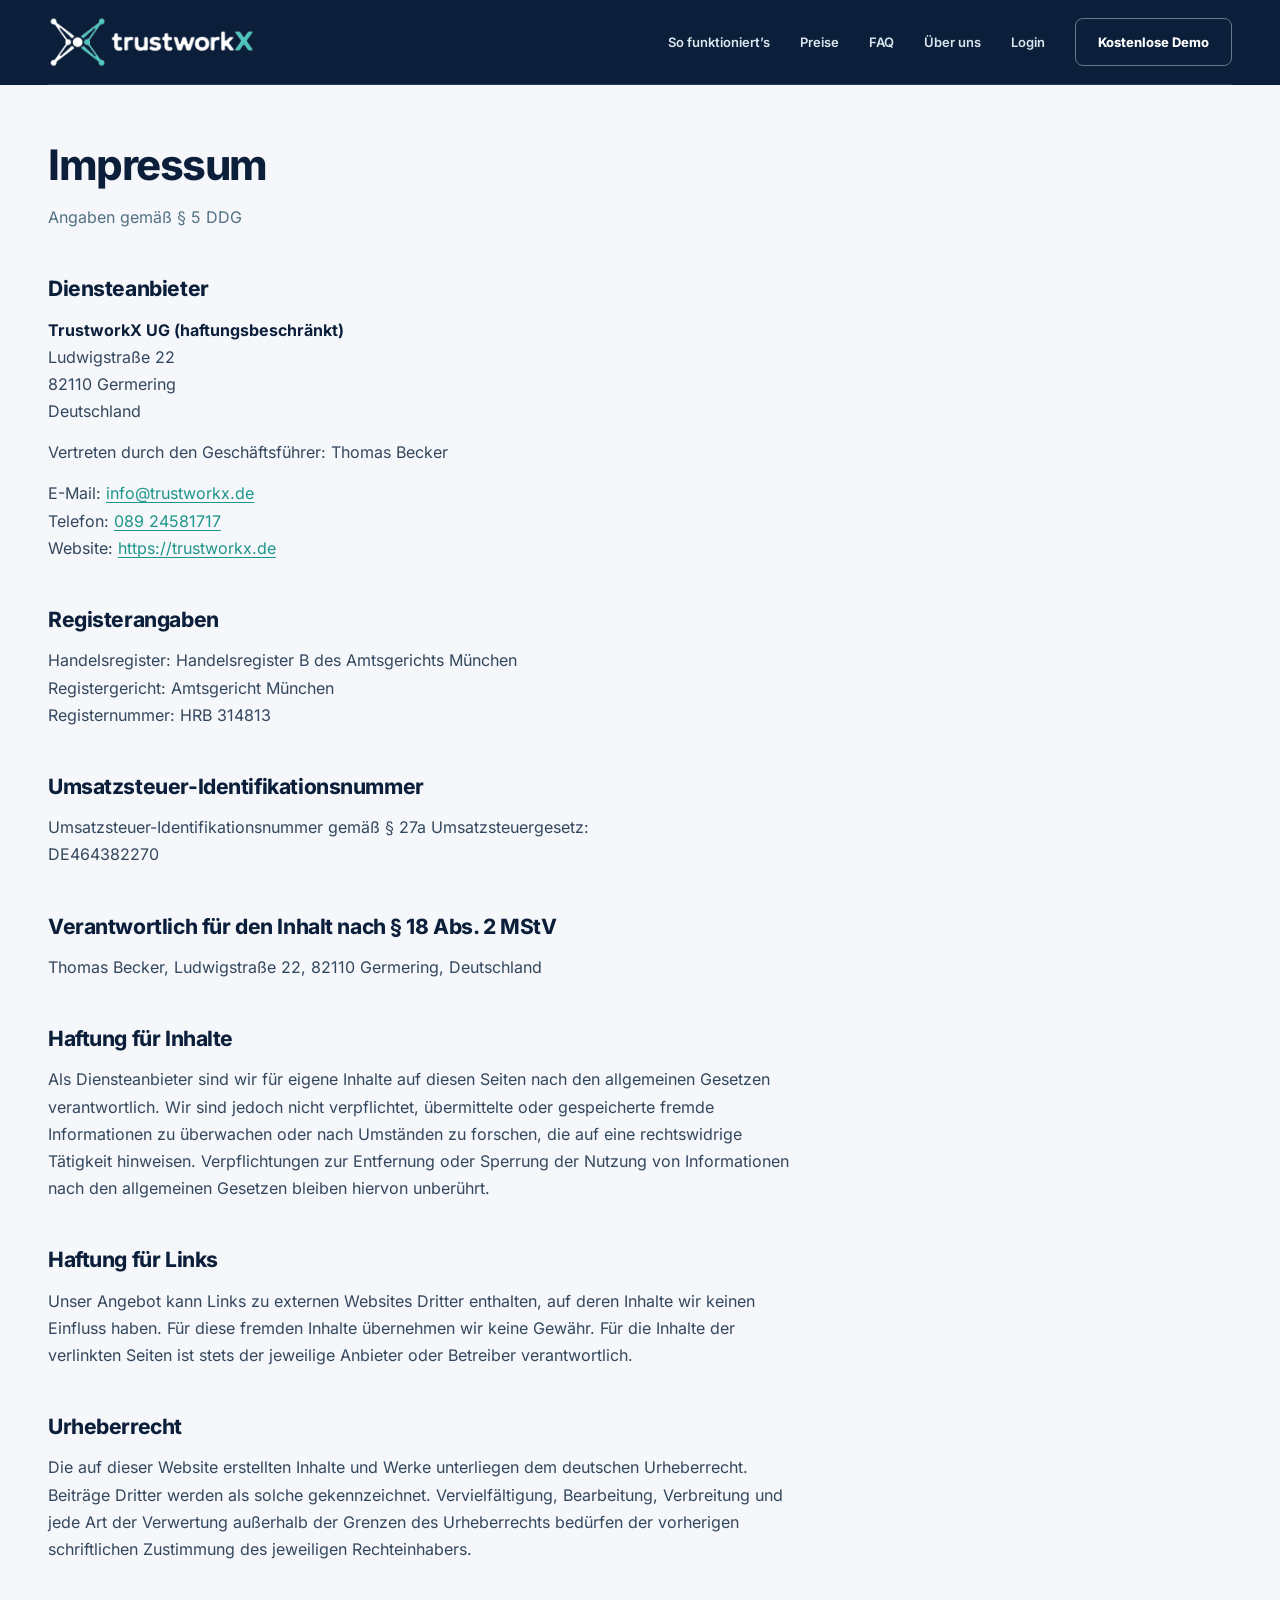
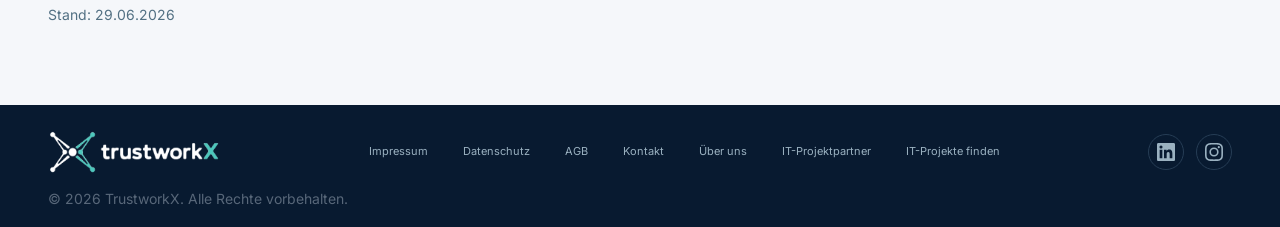
<file: impressum.html>
<!DOCTYPE html>
<html lang="de">
<head>
  <meta charset="UTF-8" />
  <meta name="viewport" content="width=device-width, initial-scale=1.0" />
  <meta name="robots" content="noindex, follow" />
  <meta name="description" content="Impressum der TrustworkX UG (haftungsbeschränkt)." />
  <title>Impressum | trustworkX</title>
  <link rel="canonical" href="https://www.trustworkx.de/impressum.html">
  <link rel="icon" href="/favicon.ico" sizes="any">
  <link rel="icon" type="image/png" sizes="32x32" href="/favicon-32x32.png">
  <link rel="icon" type="image/png" sizes="16x16" href="/favicon-16x16.png">
  <link rel="icon" type="image/png" sizes="192x192" href="/icon-192.png">
  <link rel="apple-touch-icon" href="/apple-touch-icon.png">
  <link rel="stylesheet" href="/css/start.css?v=9ed35b97">
  <link rel="stylesheet" href="/css/unterseiten.css?v=847a5079">
</head>
<body>
<header class="hero sub-hero sub-hero-bar" id="start"><div class="wrap"><nav class="navigation" aria-label="Hauptnavigation"><a class="brand" href="/" aria-label="TrustworkX Startseite"><img src="/assets/logo.png" alt="trustworkX"></a><button class="menu-toggle" aria-expanded="false" aria-controls="nav-links" aria-label="Menü öffnen"><span></span><span></span></button><div class="nav-links" id="nav-links"><a href="/#ablauf">So funktioniert’s</a><a href="/#preise">Preise</a><a href="/#faq">FAQ</a><a href="/ueber-uns.html">Über uns</a><a class="nav-login" href="https://app.trustworkx.de/login">Login</a><a class="button outline" href="https://bookings.cloud.microsoft/book/TrustworkX1@trustworkx.de/?ismsaljsauthenabled" target="_blank" rel="noopener">Kostenlose Demo</a></div></nav></div></header>
<main id="inhalt"><section class="section legal-section"><div class="wrap sub-content legal-content">
<h1>Impressum</h1>
      <p class="legal-intro">Angaben gemäß § 5 DDG</p>

      <h2>Diensteanbieter</h2>
      <p><strong>TrustworkX UG (haftungsbeschränkt)</strong><br>
      Ludwigstraße 22<br>
      82110 Germering<br>
      Deutschland</p>
      <p>Vertreten durch den Geschäftsführer: Thomas Becker</p>
      <p>E-Mail: <a href="mailto:info@trustworkx.de">info@trustworkx.de</a><br>
      Telefon: <a href="tel:+498924581717">089 24581717</a><br>
      Website: <a href="https://trustworkx.de">https://trustworkx.de</a></p>

      <h2>Registerangaben</h2>
      <p>Handelsregister: Handelsregister B des Amtsgerichts München<br>
      Registergericht: Amtsgericht München<br>
      Registernummer: HRB 314813</p>

      <h2>Umsatzsteuer-Identifikationsnummer</h2>
      <p>Umsatzsteuer-Identifikationsnummer gemäß § 27a Umsatzsteuergesetz:<br>
      DE464382270</p>

      <h2>Verantwortlich für den Inhalt nach § 18 Abs. 2 MStV</h2>
      <p>Thomas Becker, Ludwigstraße 22, 82110 Germering, Deutschland</p>

      <h2>Haftung für Inhalte</h2>
      <p>Als Diensteanbieter sind wir für eigene Inhalte auf diesen Seiten nach den allgemeinen Gesetzen verantwortlich. Wir sind jedoch nicht verpflichtet, übermittelte oder gespeicherte fremde Informationen zu überwachen oder nach Umständen zu forschen, die auf eine rechtswidrige Tätigkeit hinweisen. Verpflichtungen zur Entfernung oder Sperrung der Nutzung von Informationen nach den allgemeinen Gesetzen bleiben hiervon unberührt.</p>

      <h2>Haftung für Links</h2>
      <p>Unser Angebot kann Links zu externen Websites Dritter enthalten, auf deren Inhalte wir keinen Einfluss haben. Für diese fremden Inhalte übernehmen wir keine Gewähr. Für die Inhalte der verlinkten Seiten ist stets der jeweilige Anbieter oder Betreiber verantwortlich.</p>

      <h2>Urheberrecht</h2>
      <p>Die auf dieser Website erstellten Inhalte und Werke unterliegen dem deutschen Urheberrecht. Beiträge Dritter werden als solche gekennzeichnet. Vervielfältigung, Bearbeitung, Verbreitung und jede Art der Verwertung außerhalb der Grenzen des Urheberrechts bedürfen der vorherigen schriftlichen Zustimmung des jeweiligen Rechteinhabers.</p>

      <p class="legal-stand">Stand: 29.06.2026</p>
</div></section></main>
<footer><div class="wrap footer-content"><a href="/" aria-label="TrustworkX Startseite" class="brand"><img src="/assets/logo.png" alt="trustworkX"></a><nav aria-label="Rechtliche Informationen"><a href="/impressum.html">Impressum</a><a href="/datenschutz.html">Datenschutz</a><a href="/agb.html">AGB</a><a href="mailto:info@trustworkx.de?subject=Kontaktanfrage%20TrustworkX">Kontakt</a><a href="/ueber-uns.html">Über uns</a><a href="/it-projektpartner.html">IT-Projektpartner</a><a href="/it-projekte-finden.html">IT-Projekte finden</a></nav><div class="footer-social"><a href="https://www.linkedin.com/company/trustworkx" target="_blank" rel="noopener" aria-label="TrustworkX auf LinkedIn (öffnet in neuem Tab)"><svg viewBox="0 0 24 24" width="18" height="18" fill="currentColor" aria-hidden="true" focusable="false"><path d="M20.447 20.452h-3.554v-5.569c0-1.328-.027-3.037-1.852-3.037-1.853 0-2.136 1.445-2.136 2.939v5.667H9.351V9h3.414v1.561h.046c.477-.9 1.637-1.85 3.37-1.85 3.601 0 4.267 2.37 4.267 5.455v6.286zM5.337 7.433a2.062 2.062 0 0 1-2.063-2.065 2.064 2.064 0 1 1 2.063 2.065zm1.782 13.019H3.555V9h3.564v11.452zM22.225 0H1.771C.792 0 0 .774 0 1.729v20.542C0 23.227.792 24 1.771 24h20.451C23.2 24 24 23.227 24 22.271V1.729C24 .774 23.2 0 22.222 0h.003z"/></svg></a><a href="https://www.instagram.com/trustworkx.de/" target="_blank" rel="noopener" aria-label="TrustworkX auf Instagram (öffnet in neuem Tab)"><svg viewBox="0 0 24 24" width="18" height="18" fill="currentColor" aria-hidden="true" focusable="false"><path d="M12 0C8.741 0 8.333.014 7.053.072 5.775.132 4.905.333 4.14.63c-.789.306-1.459.717-2.126 1.384S.936 3.35.63 4.14C.333 4.905.131 5.775.072 7.053.014 8.333 0 8.741 0 12c0 3.259.014 3.668.072 4.948.06 1.277.261 2.148.558 2.912.306.789.717 1.459 1.384 2.126.667.666 1.336 1.079 2.126 1.384.766.296 1.636.499 2.913.558C8.333 23.986 8.741 24 12 24c3.259 0 3.668-.014 4.948-.072 1.277-.06 2.148-.262 2.912-.558.789-.306 1.459-.718 2.126-1.384.666-.667 1.079-1.335 1.384-2.126.296-.765.499-1.636.558-2.913.058-1.28.072-1.688.072-4.947 0-3.259-.014-3.668-.072-4.948-.06-1.277-.262-2.148-.558-2.912-.306-.789-.718-1.459-1.384-2.126C21.319 1.347 20.651.935 19.86.63c-.765-.297-1.636-.499-2.913-.558C15.667.014 15.259 0 12 0zm0 2.162c3.204 0 3.584.012 4.849.07 1.17.054 1.805.249 2.228.415.562.217.96.477 1.382.896.419.42.679.819.896 1.381.164.422.36 1.057.413 2.227.058 1.266.07 1.646.07 4.85s-.012 3.584-.07 4.849c-.053 1.17-.249 1.805-.413 2.227-.217.562-.477.96-.896 1.382-.42.419-.82.679-1.382.896-.423.164-1.058.36-2.228.413-1.265.058-1.645.07-4.849.07s-3.584-.012-4.849-.07c-1.17-.053-1.805-.249-2.228-.413-.562-.217-.96-.477-1.382-.896-.419-.42-.679-.82-.896-1.382-.164-.423-.36-1.058-.413-2.228-.058-1.265-.07-1.645-.07-4.849s.012-3.584.07-4.849c.053-1.17.249-1.805.413-2.228.217-.562.477-.96.896-1.382.42-.419.82-.679 1.382-.896.423-.164 1.058-.36 2.228-.413 1.265-.058 1.645-.07 4.849-.07zm0 3.676a6.162 6.162 0 1 0 0 12.324 6.162 6.162 0 0 0 0-12.324zM12 16a4 4 0 1 1 0-8 4 4 0 0 1 0 8zm6.406-11.845a1.44 1.44 0 1 0 0 2.881 1.44 1.44 0 0 0 0-2.881z"/></svg></a></div></div><p class="wrap footer-copy">© 2026 TrustworkX. Alle Rechte vorbehalten.</p></footer>
<script src="/js/unterseiten.js?v=3b4e7f95"></script>
</body>
</html>
</file>
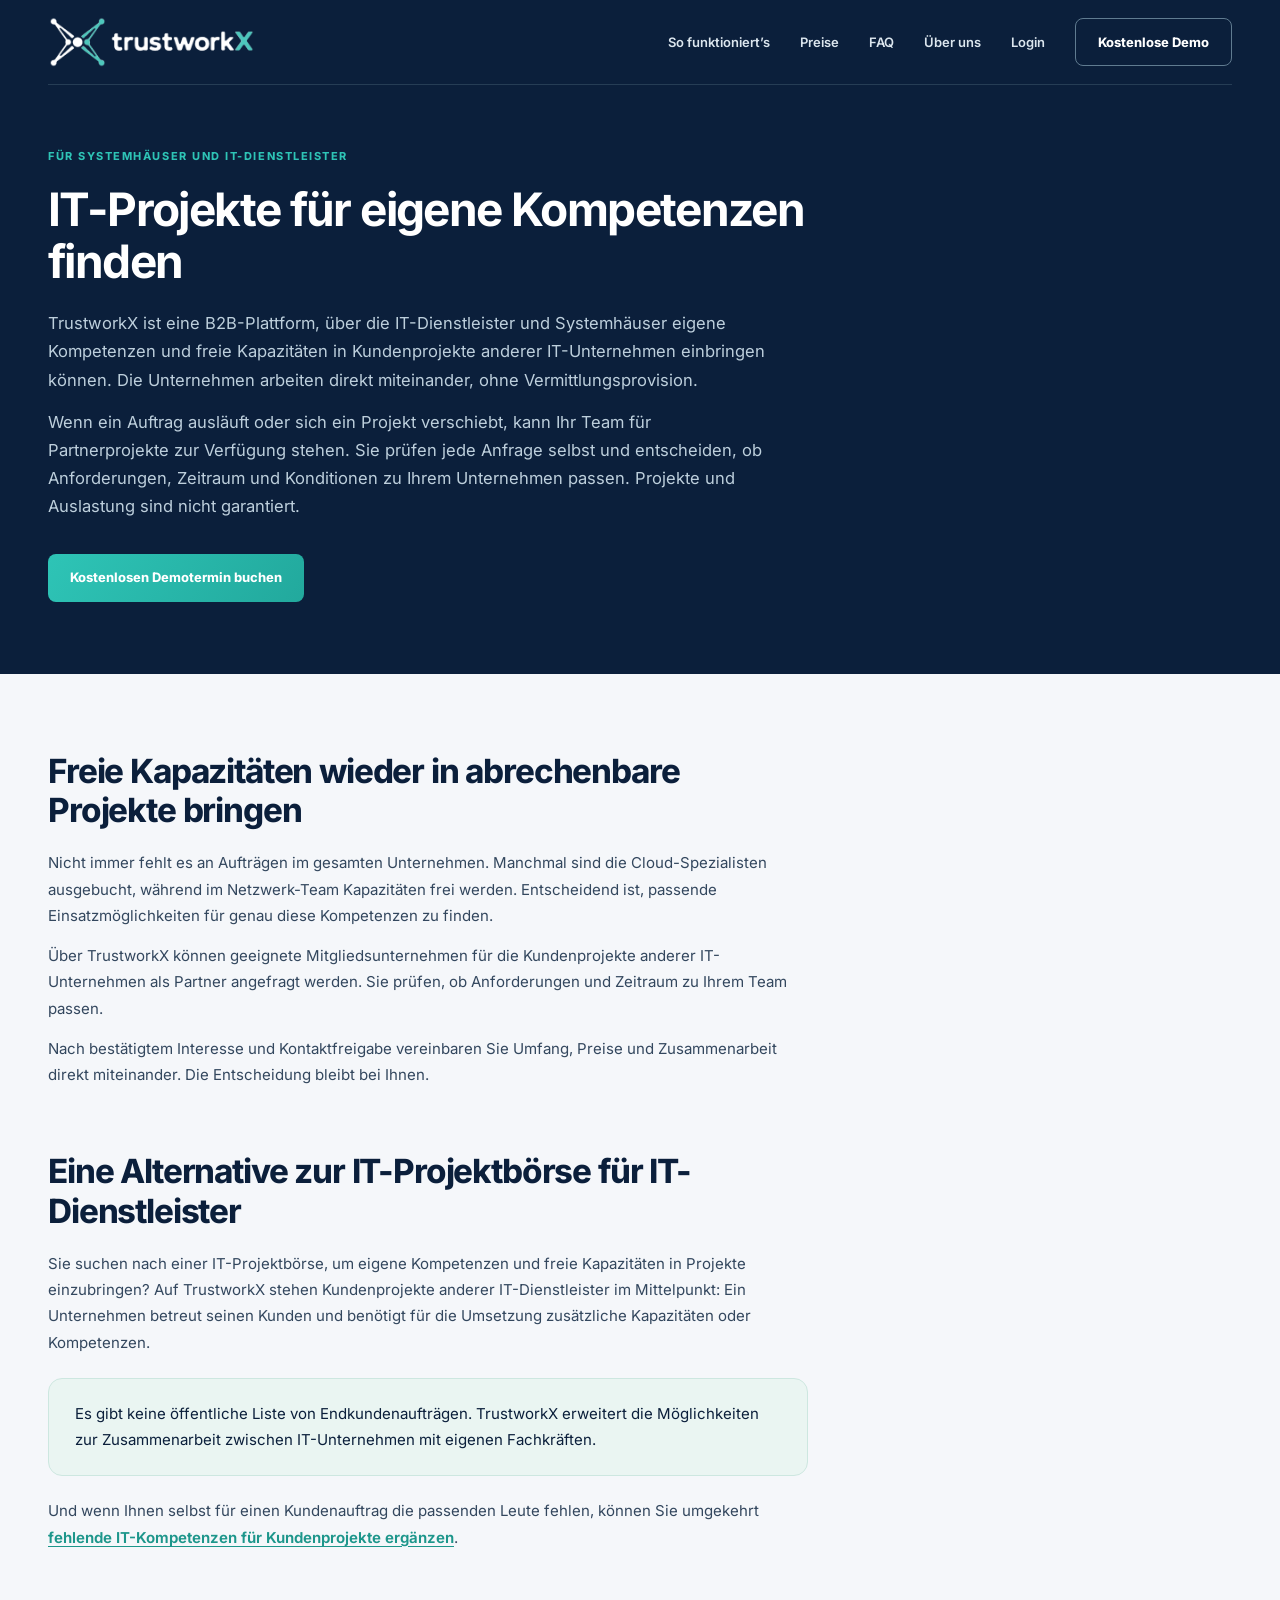
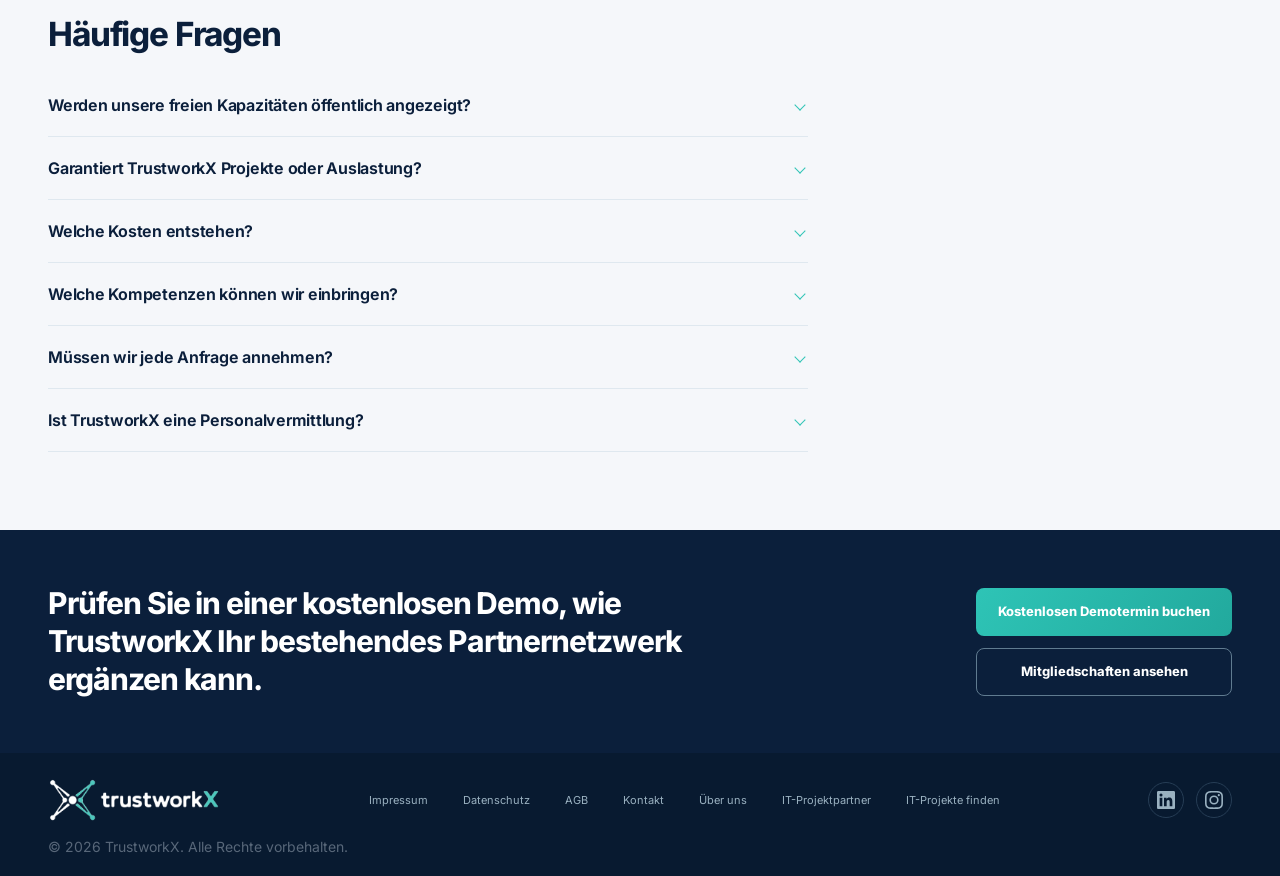
<file: it-projekte-finden.html>
<!DOCTYPE html>
<html lang="de">
<head>
  <meta charset="UTF-8" />
  <meta name="viewport" content="width=device-width, initial-scale=1.0" />
  <meta name="description" content="Freie IT-Fachkräfte auslasten: Kooperationen für Kundenprojekte anderer IT-Unternehmen anbahnen. Ohne Vermittlungsprovision. Kostenlose Demo buchen." />
  <title>IT-Projekte für eigene Kompetenzen finden | TrustworkX</title>
  <link rel="canonical" href="https://www.trustworkx.de/it-projekte-finden.html">
  <!-- Social-Media-Vorschau (og:image braucht absolute URLs, daher hier bewusst die Live-Domain) -->
  <meta property="og:type" content="website" />
  <meta property="og:site_name" content="TrustworkX" />
  <meta property="og:locale" content="de_DE" />
  <meta property="og:title" content="IT-Projekte für eigene Kompetenzen finden | TrustworkX" />
  <meta property="og:description" content="Freie IT-Fachkräfte auslasten: Kooperationen für Kundenprojekte anderer IT-Unternehmen anbahnen. Ohne Vermittlungsprovision." />
  <meta property="og:url" content="https://www.trustworkx.de/it-projekte-finden.html" />
  <meta property="og:image" content="https://www.trustworkx.de/img/og-image.png" />
  <link rel="icon" href="/favicon.ico" sizes="any">
  <link rel="icon" type="image/png" sizes="32x32" href="/favicon-32x32.png">
  <link rel="icon" type="image/png" sizes="16x16" href="/favicon-16x16.png">
  <link rel="icon" type="image/png" sizes="192x192" href="/icon-192.png">
  <link rel="apple-touch-icon" href="/apple-touch-icon.png">
  <link rel="stylesheet" href="/css/start.css?v=9ed35b97">
  <link rel="stylesheet" href="/css/unterseiten.css?v=847a5079">
</head>
<body>
<header class="hero sub-hero" id="start"><div class="wrap"><nav class="navigation" aria-label="Hauptnavigation"><a class="brand" href="/" aria-label="TrustworkX Startseite"><img src="/assets/logo.png" alt="trustworkX"></a><button class="menu-toggle" aria-expanded="false" aria-controls="nav-links" aria-label="Menü öffnen"><span></span><span></span></button><div class="nav-links" id="nav-links"><a href="/#ablauf">So funktioniert’s</a><a href="/#preise">Preise</a><a href="/#faq">FAQ</a><a href="/ueber-uns.html">Über uns</a><a class="nav-login" href="https://app.trustworkx.de/login">Login</a><a class="button outline" href="https://bookings.cloud.microsoft/book/TrustworkX1@trustworkx.de/?ismsaljsauthenabled" target="_blank" rel="noopener">Kostenlose Demo</a></div></nav></div>
<div class="wrap sub-hero-content"><p class="eyebrow">Für Systemhäuser und IT-Dienstleister</p><h1>IT-Projekte für eigene Kompetenzen finden</h1>
<p class="sub-lead">TrustworkX ist eine B2B-Plattform, über die IT-Dienstleister und Systemhäuser eigene Kompetenzen und freie Kapazitäten in Kundenprojekte anderer IT-Unternehmen einbringen können. Die Unternehmen arbeiten direkt miteinander, ohne Vermittlungsprovision.</p>
<p class="sub-lead">Wenn ein Auftrag ausläuft oder sich ein Projekt verschiebt, kann Ihr Team für Partnerprojekte zur Verfügung stehen. Sie prüfen jede Anfrage selbst und entscheiden, ob Anforderungen, Zeitraum und Konditionen zu Ihrem Unternehmen passen. Projekte und Auslastung sind nicht garantiert.</p>
<div class="sub-hero-actions"><a class="button teal" href="https://bookings.cloud.microsoft/book/TrustworkX1@trustworkx.de/?ismsaljsauthenabled" target="_blank" rel="noopener">Kostenlosen Demotermin buchen</a></div></div></header>
<main id="inhalt"><section class="section"><div class="wrap sub-content">
<h2>Freie Kapazitäten wieder in abrechenbare Projekte bringen</h2>
      <p>Nicht immer fehlt es an Aufträgen im gesamten Unternehmen. Manchmal sind die Cloud-Spezialisten ausgebucht, während im Netzwerk-Team Kapazitäten frei werden. Entscheidend ist, passende Einsatzmöglichkeiten für genau diese Kompetenzen zu finden.</p>
      <p>Über TrustworkX können geeignete Mitgliedsunternehmen für die Kundenprojekte anderer IT-Unternehmen als Partner angefragt werden. Sie prüfen, ob Anforderungen und Zeitraum zu Ihrem Team passen.</p>
      <p>Nach bestätigtem Interesse und Kontaktfreigabe vereinbaren Sie Umfang, Preise und Zusammenarbeit direkt miteinander. Die Entscheidung bleibt bei Ihnen.</p>
      <h2>Eine Alternative zur IT-Projektbörse für IT-Dienstleister</h2>
      <p>Sie suchen nach einer IT-Projektbörse, um eigene Kompetenzen und freie Kapazitäten in Projekte einzubringen? Auf TrustworkX stehen Kundenprojekte anderer IT-Dienstleister im Mittelpunkt: Ein Unternehmen betreut seinen Kunden und benötigt für die Umsetzung zusätzliche Kapazitäten oder Kompetenzen.</p>
      <div class="sub-note">
        <p>Es gibt keine öffentliche Liste von Endkundenaufträgen. TrustworkX erweitert die Möglichkeiten zur Zusammenarbeit zwischen IT-Unternehmen mit eigenen Fachkräften.</p>
      </div>
      <p>Und wenn Ihnen selbst für einen Kundenauftrag die passenden Leute fehlen, können Sie umgekehrt <a class="sub-link" href="/it-projektpartner.html">fehlende IT-Kompetenzen für Kundenprojekte ergänzen</a>.</p>
      <h2>Häufige Fragen</h2>
      <div class="faq-list">
        <details class="faq-item" name="faq"><summary>Werden unsere freien Kapazitäten öffentlich angezeigt?<span class="chevron" aria-hidden="true"></span></summary><p>Nein. Ihre freien Kapazitäten werden nicht öffentlich angezeigt. Anonymisierte Ressourcenprofile erscheinen nur nach Ihrer ausdrücklichen Freigabe im Newsletter an Mitglieder (Rubrik „Freie Ressourcen“). Die Freigabe erteilen Sie in Ihrem Dashboard. Dabei werden keine Firmen-, Personen- oder Kontaktdaten veröffentlicht. Eine Rücknahme der Freigabe gilt für künftige Ausgaben; bereits versandte Newsletter bleiben davon unberührt. Projektanfragen werden vertraulich behandelt.</p></details>
        <details class="faq-item" name="faq"><summary>Garantiert TrustworkX Projekte oder Auslastung?<span class="chevron" aria-hidden="true"></span></summary><p>Nein. Ob eine Zusammenarbeit zustande kommt, hängt von Anforderungen, Verfügbarkeit und der Entscheidung beider Unternehmen ab.</p></details>
        <details class="faq-item" name="faq"><summary>Welche Kosten entstehen?<span class="chevron" aria-hidden="true"></span></summary><p>TrustworkX finanziert sich über Mitgliedschaften. <a class="sub-link" href="/#preise">Preise, Leistungen und Kontingente</a> unterscheiden sich je nach Paket. Auf die Zusammenarbeit zwischen den Unternehmen fällt keine Vermittlungsprovision an.</p></details>
        <details class="faq-item" name="faq"><summary>Welche Kompetenzen können wir einbringen?<span class="chevron" aria-hidden="true"></span></summary><p>Entscheidend ist die fachliche Passung zu einer konkreten Projektanfrage. Beschreiben Sie Ihre Leistungen, Spezialisierungen und verfügbaren Kapazitäten möglichst genau. Welche Zusammenarbeit möglich ist, hängt von den aktuellen Anfragen und der tatsächlichen Verfügbarkeit beider Unternehmen ab.</p></details><details class="faq-item" name="faq"><summary>Müssen wir jede Anfrage annehmen?<span class="chevron" aria-hidden="true"></span></summary><p>Nein. Sie entscheiden selbst, ob ein Projekt zu Ihrem Unternehmen passt. Nach bestätigtem Interesse und Kontaktfreigabe klären Sie Leistungsumfang, Zeitraum, Preise und Verträge direkt mit dem anderen IT-Unternehmen.</p></details><details class="faq-item" name="faq"><summary>Ist TrustworkX eine Personalvermittlung?<span class="chevron" aria-hidden="true"></span></summary><p>Nein. TrustworkX unterstützt die Zusammenarbeit zwischen IT-Dienstleistern und Systemhäusern. Personaldienstleister und Freelancer sind ausgeschlossen. Es geht um Partnerleistungen zwischen Unternehmen, nicht um eine öffentliche Vermittlung einzelner Personen.</p></details>
      </div>
</div></section>
<section class="closing dark sub-closing"><div class="wrap"><div><h2>Prüfen Sie in einer kostenlosen Demo, wie TrustworkX Ihr bestehendes Partnernetzwerk ergänzen kann.</h2></div><div class="sub-closing-buttons"><a class="button teal" href="https://bookings.cloud.microsoft/book/TrustworkX1@trustworkx.de/?ismsaljsauthenabled" target="_blank" rel="noopener">Kostenlosen Demotermin buchen</a><a class="button outline" href="/#pricing">Mitgliedschaften ansehen</a></div></div></section></main>
<footer><div class="wrap footer-content"><a href="/" aria-label="TrustworkX Startseite" class="brand"><img src="/assets/logo.png" alt="trustworkX"></a><nav aria-label="Rechtliche Informationen"><a href="/impressum.html">Impressum</a><a href="/datenschutz.html">Datenschutz</a><a href="/agb.html">AGB</a><a href="mailto:info@trustworkx.de?subject=Kontaktanfrage%20TrustworkX">Kontakt</a><a href="/ueber-uns.html">Über uns</a><a href="/it-projektpartner.html">IT-Projektpartner</a><a href="/it-projekte-finden.html">IT-Projekte finden</a></nav><div class="footer-social"><a href="https://www.linkedin.com/company/trustworkx" target="_blank" rel="noopener" aria-label="TrustworkX auf LinkedIn (öffnet in neuem Tab)"><svg viewBox="0 0 24 24" width="18" height="18" fill="currentColor" aria-hidden="true" focusable="false"><path d="M20.447 20.452h-3.554v-5.569c0-1.328-.027-3.037-1.852-3.037-1.853 0-2.136 1.445-2.136 2.939v5.667H9.351V9h3.414v1.561h.046c.477-.9 1.637-1.85 3.37-1.85 3.601 0 4.267 2.37 4.267 5.455v6.286zM5.337 7.433a2.062 2.062 0 0 1-2.063-2.065 2.064 2.064 0 1 1 2.063 2.065zm1.782 13.019H3.555V9h3.564v11.452zM22.225 0H1.771C.792 0 0 .774 0 1.729v20.542C0 23.227.792 24 1.771 24h20.451C23.2 24 24 23.227 24 22.271V1.729C24 .774 23.2 0 22.222 0h.003z"/></svg></a><a href="https://www.instagram.com/trustworkx.de/" target="_blank" rel="noopener" aria-label="TrustworkX auf Instagram (öffnet in neuem Tab)"><svg viewBox="0 0 24 24" width="18" height="18" fill="currentColor" aria-hidden="true" focusable="false"><path d="M12 0C8.741 0 8.333.014 7.053.072 5.775.132 4.905.333 4.14.63c-.789.306-1.459.717-2.126 1.384S.936 3.35.63 4.14C.333 4.905.131 5.775.072 7.053.014 8.333 0 8.741 0 12c0 3.259.014 3.668.072 4.948.06 1.277.261 2.148.558 2.912.306.789.717 1.459 1.384 2.126.667.666 1.336 1.079 2.126 1.384.766.296 1.636.499 2.913.558C8.333 23.986 8.741 24 12 24c3.259 0 3.668-.014 4.948-.072 1.277-.06 2.148-.262 2.912-.558.789-.306 1.459-.718 2.126-1.384.666-.667 1.079-1.335 1.384-2.126.296-.765.499-1.636.558-2.913.058-1.28.072-1.688.072-4.947 0-3.259-.014-3.668-.072-4.948-.06-1.277-.262-2.148-.558-2.912-.306-.789-.718-1.459-1.384-2.126C21.319 1.347 20.651.935 19.86.63c-.765-.297-1.636-.499-2.913-.558C15.667.014 15.259 0 12 0zm0 2.162c3.204 0 3.584.012 4.849.07 1.17.054 1.805.249 2.228.415.562.217.96.477 1.382.896.419.42.679.819.896 1.381.164.422.36 1.057.413 2.227.058 1.266.07 1.646.07 4.85s-.012 3.584-.07 4.849c-.053 1.17-.249 1.805-.413 2.227-.217.562-.477.96-.896 1.382-.42.419-.82.679-1.382.896-.423.164-1.058.36-2.228.413-1.265.058-1.645.07-4.849.07s-3.584-.012-4.849-.07c-1.17-.053-1.805-.249-2.228-.413-.562-.217-.96-.477-1.382-.896-.419-.42-.679-.82-.896-1.382-.164-.423-.36-1.058-.413-2.228-.058-1.265-.07-1.645-.07-4.849s.012-3.584.07-4.849c.053-1.17.249-1.805.413-2.228.217-.562.477-.96.896-1.382.42-.419.82-.679 1.382-.896.423-.164 1.058-.36 2.228-.413 1.265-.058 1.645-.07 4.849-.07zm0 3.676a6.162 6.162 0 1 0 0 12.324 6.162 6.162 0 0 0 0-12.324zM12 16a4 4 0 1 1 0-8 4 4 0 0 1 0 8zm6.406-11.845a1.44 1.44 0 1 0 0 2.881 1.44 1.44 0 0 0 0-2.881z"/></svg></a></div></div><p class="wrap footer-copy">© 2026 TrustworkX. Alle Rechte vorbehalten.</p></footer>
<script src="/js/unterseiten.js?v=3b4e7f95"></script>
</body>
</html>
</file>
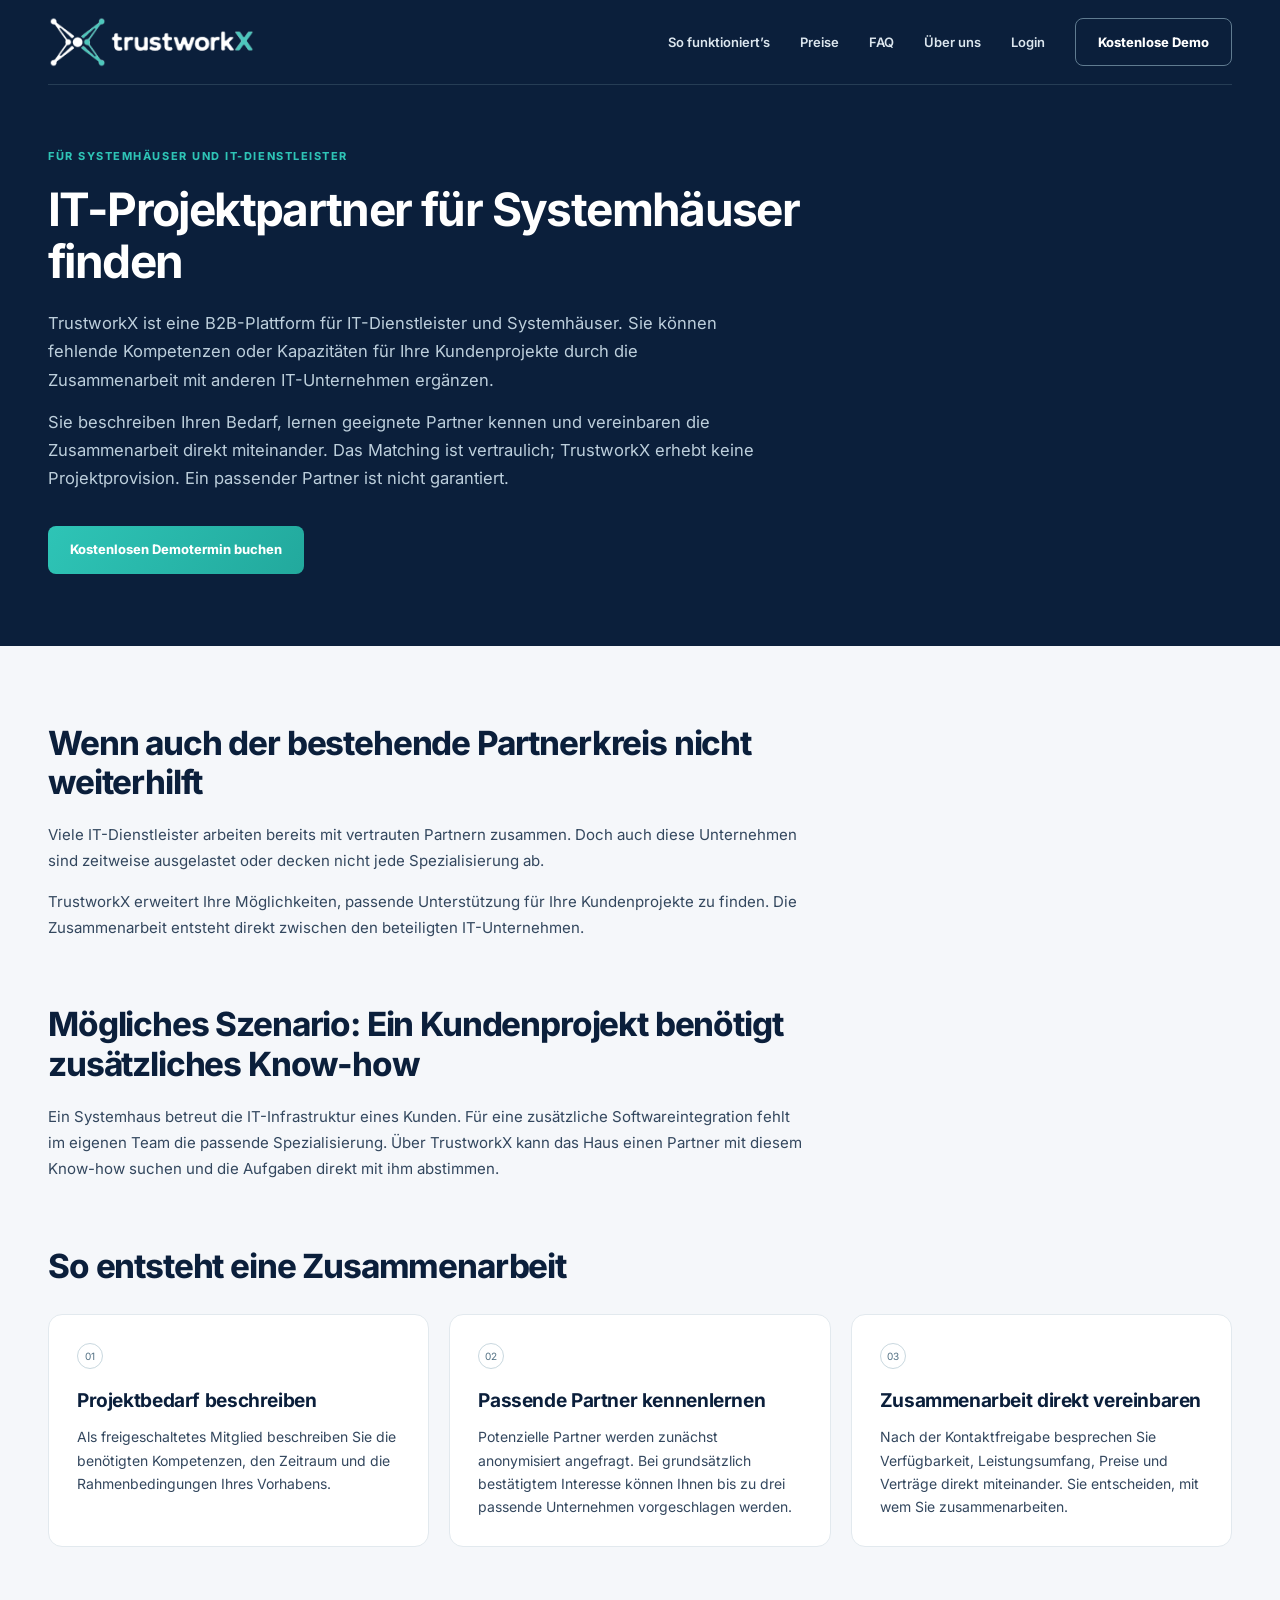
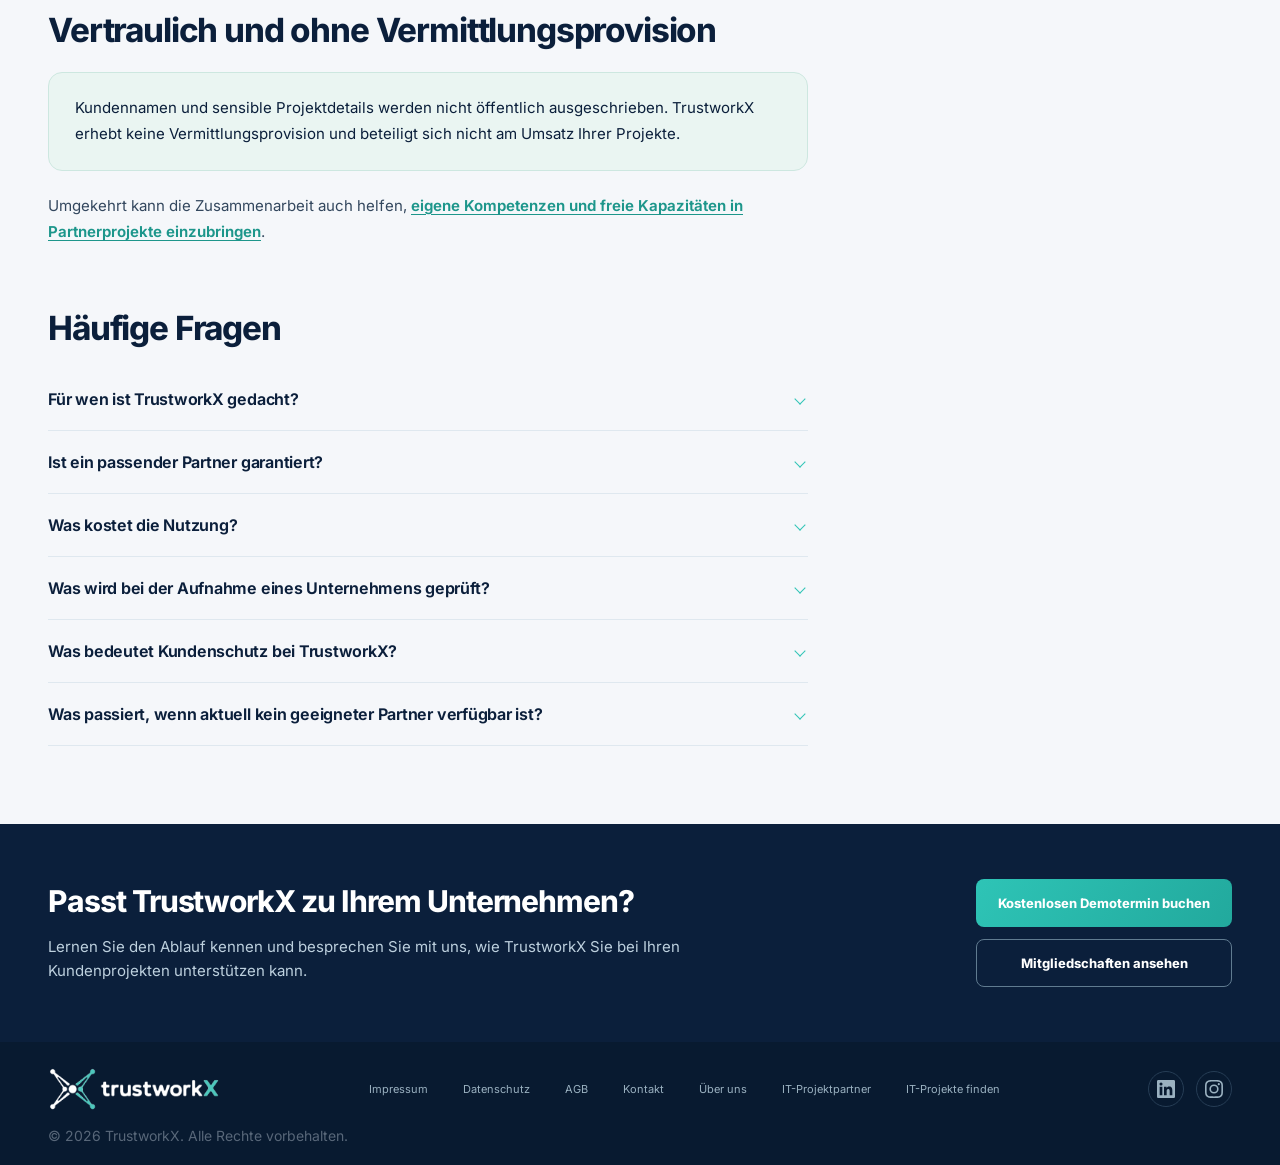
<file: it-projektpartner.html>
<!DOCTYPE html>
<html lang="de">
<head>
  <meta charset="UTF-8" />
  <meta name="viewport" content="width=device-width, initial-scale=1.0" />
  <meta name="description" content="Finden Sie IT-Partner für Ihre Kundenprojekte: vertrauliche Anfragen, direkte Vereinbarungen und keine Projektprovision. Kostenlose TrustworkX-Demo buchen." />
  <title>IT-Projektpartner für Systemhäuser finden | TrustworkX</title>
  <link rel="canonical" href="https://www.trustworkx.de/it-projektpartner.html">
  <!-- Social-Media-Vorschau (og:image braucht absolute URLs, daher hier bewusst die Live-Domain) -->
  <meta property="og:type" content="website" />
  <meta property="og:site_name" content="TrustworkX" />
  <meta property="og:locale" content="de_DE" />
  <meta property="og:title" content="IT-Projektpartner für Systemhäuser finden | TrustworkX" />
  <meta property="og:description" content="Finden Sie IT-Partner für Ihre Kundenprojekte: vertrauliche Anfragen, direkte Vereinbarungen und keine Projektprovision." />
  <meta property="og:url" content="https://www.trustworkx.de/it-projektpartner.html" />
  <meta property="og:image" content="https://www.trustworkx.de/img/og-image.png" />
  <link rel="icon" href="/favicon.ico" sizes="any">
  <link rel="icon" type="image/png" sizes="32x32" href="/favicon-32x32.png">
  <link rel="icon" type="image/png" sizes="16x16" href="/favicon-16x16.png">
  <link rel="icon" type="image/png" sizes="192x192" href="/icon-192.png">
  <link rel="apple-touch-icon" href="/apple-touch-icon.png">
  <link rel="stylesheet" href="/css/start.css?v=9ed35b97">
  <link rel="stylesheet" href="/css/unterseiten.css?v=847a5079">
</head>
<body>
<header class="hero sub-hero" id="start"><div class="wrap"><nav class="navigation" aria-label="Hauptnavigation"><a class="brand" href="/" aria-label="TrustworkX Startseite"><img src="/assets/logo.png" alt="trustworkX"></a><button class="menu-toggle" aria-expanded="false" aria-controls="nav-links" aria-label="Menü öffnen"><span></span><span></span></button><div class="nav-links" id="nav-links"><a href="/#ablauf">So funktioniert’s</a><a href="/#preise">Preise</a><a href="/#faq">FAQ</a><a href="/ueber-uns.html">Über uns</a><a class="nav-login" href="https://app.trustworkx.de/login">Login</a><a class="button outline" href="https://bookings.cloud.microsoft/book/TrustworkX1@trustworkx.de/?ismsaljsauthenabled" target="_blank" rel="noopener">Kostenlose Demo</a></div></nav></div>
<div class="wrap sub-hero-content"><p class="eyebrow">Für Systemhäuser und IT-Dienstleister</p><h1>IT-Projektpartner für Systemhäuser finden</h1>
<p class="sub-lead">TrustworkX ist eine B2B-Plattform für IT-Dienstleister und Systemhäuser. Sie können fehlende Kompetenzen oder Kapazitäten für Ihre Kundenprojekte durch die Zusammenarbeit mit anderen IT-Unternehmen ergänzen.</p>
<p class="sub-lead">Sie beschreiben Ihren Bedarf, lernen geeignete Partner kennen und vereinbaren die Zusammenarbeit direkt miteinander. Das Matching ist vertraulich; TrustworkX erhebt keine Projektprovision. Ein passender Partner ist nicht garantiert.</p>
<div class="sub-hero-actions"><a class="button teal" href="https://bookings.cloud.microsoft/book/TrustworkX1@trustworkx.de/?ismsaljsauthenabled" target="_blank" rel="noopener">Kostenlosen Demotermin buchen</a></div></div></header>
<main id="inhalt"><section class="section"><div class="wrap sub-content">
<h2>Wenn auch der bestehende Partnerkreis nicht weiterhilft</h2>
      <p>Viele IT-Dienstleister arbeiten bereits mit vertrauten Partnern zusammen. Doch auch diese Unternehmen sind zeitweise ausgelastet oder decken nicht jede Spezialisierung ab.</p>
      <p>TrustworkX erweitert Ihre Möglichkeiten, passende Unterstützung für Ihre Kundenprojekte zu finden. Die Zusammenarbeit entsteht direkt zwischen den beteiligten IT-Unternehmen.</p>
      <h2>Mögliches Szenario: Ein Kundenprojekt benötigt zusätzliches Know-how</h2>
      <p>Ein Systemhaus betreut die IT-Infrastruktur eines Kunden. Für eine zusätzliche Softwareintegration fehlt im eigenen Team die passende Spezialisierung. Über TrustworkX kann das Haus einen Partner mit diesem Know-how suchen und die Aufgaben direkt mit ihm abstimmen.</p>
      <h2>So entsteht eine Zusammenarbeit</h2>
      <ol class="sub-steps">
        <li>
          <span class="case-number">01</span>
          <h3>Projektbedarf beschreiben</h3>
          <p>Als freigeschaltetes Mitglied beschreiben Sie die benötigten Kompetenzen, den Zeitraum und die Rahmenbedingungen Ihres Vorhabens.</p>
        </li>
        <li>
          <span class="case-number">02</span>
          <h3>Passende Partner kennenlernen</h3>
          <p>Potenzielle Partner werden zunächst anonymisiert angefragt. Bei grundsätzlich bestätigtem Interesse können Ihnen bis zu drei passende Unternehmen vorgeschlagen werden.</p>
        </li>
        <li>
          <span class="case-number">03</span>
          <h3>Zusammenarbeit direkt vereinbaren</h3>
          <p>Nach der Kontaktfreigabe besprechen Sie Verfügbarkeit, Leistungsumfang, Preise und Verträge direkt miteinander. Sie entscheiden, mit wem Sie zusammenarbeiten.</p>
        </li>
      </ol>
      <h2>Vertraulich und ohne Vermittlungsprovision</h2>
      <div class="sub-note">
        <p>Kundennamen und sensible Projektdetails werden nicht öffentlich ausgeschrieben. TrustworkX erhebt keine Vermittlungsprovision und beteiligt sich nicht am Umsatz Ihrer Projekte.</p>
      </div>
      <p>Umgekehrt kann die Zusammenarbeit auch helfen, <a class="sub-link" href="/it-projekte-finden.html">eigene Kompetenzen und freie Kapazitäten in Partnerprojekte einzubringen</a>.</p>
      <h2>Häufige Fragen</h2>
      <div class="faq-list">
        <details class="faq-item" name="faq"><summary>Für wen ist TrustworkX gedacht?<span class="chevron" aria-hidden="true"></span></summary><p>Für IT-Dienstleister und Systemhäuser, die ihre eigenen Leistungen durch die Zusammenarbeit mit anderen IT-Unternehmen ergänzen möchten.</p></details>
        <details class="faq-item" name="faq"><summary>Ist ein passender Partner garantiert?<span class="chevron" aria-hidden="true"></span></summary><p>Nein. Eine Zusammenarbeit hängt von den Anforderungen, der tatsächlichen Verfügbarkeit und den Entscheidungen beider Unternehmen ab.</p></details>
        <details class="faq-item" name="faq"><summary>Was kostet die Nutzung?<span class="chevron" aria-hidden="true"></span></summary><p>TrustworkX bietet kostenpflichtige Mitgliedschaften. Funktionen und Kontingente richten sich nach dem gewählten Paket. <a class="sub-link" href="/#preise">Aktuelle Preise und Leistungen der Mitgliedschaften</a> finden Sie auf der Startseite. Der Demotermin ist kostenlos.</p></details>
        <details class="faq-item" name="faq"><summary>Was wird bei der Aufnahme eines Unternehmens geprüft?<span class="chevron" aria-hidden="true"></span></summary><p>TrustworkX prüft, ob das Unternehmen zur Zielgruppe der IT-Dienstleister und Systemhäuser gehört. Personaldienstleister und Freelancer sind ausgeschlossen. Die Aufnahme ersetzt nicht Ihre eigene Prüfung der fachlichen Eignung für ein konkretes Projekt.</p></details><details class="faq-item" name="faq"><summary>Was bedeutet Kundenschutz bei TrustworkX?<span class="chevron" aria-hidden="true"></span></summary><p>Die Mitgliedsbedingungen untersagen die aktive Abwerbung von Endkunden eines Netzwerkpartners, wenn der Zugang über TrustworkX oder einen TrustworkX-Match entstanden ist. Nachweislich zuvor bestehende, unabhängige Geschäftsbeziehungen bleiben unberührt. Kundennamen und sensible Projektdetails werden nicht öffentlich ausgeschrieben. Die <a class="sub-link" href="/agb.html">vertraglichen Regeln</a> bilden die Grundlage; Umfang, Preise und Verträge der Zusammenarbeit vereinbaren die Unternehmen direkt.</p></details><details class="faq-item" name="faq"><summary>Was passiert, wenn aktuell kein geeigneter Partner verfügbar ist?<span class="chevron" aria-hidden="true"></span></summary><p>TrustworkX informiert über den Status Ihrer Anfrage. Es gibt keine Garantie für einen Partner oder eine erfolgreiche Zusammenarbeit. Für eine erfolglose Partnersuche entstehen keine zusätzlichen Kosten; die gebuchte Mitgliedschaft bleibt davon unberührt.</p></details>
      </div>
</div></section>
<section class="closing dark sub-closing"><div class="wrap"><div><h2>Passt TrustworkX zu Ihrem Unternehmen?</h2><p>Lernen Sie den Ablauf kennen und besprechen Sie mit uns, wie TrustworkX Sie bei Ihren Kundenprojekten unterstützen kann.</p></div><div class="sub-closing-buttons"><a class="button teal" href="https://bookings.cloud.microsoft/book/TrustworkX1@trustworkx.de/?ismsaljsauthenabled" target="_blank" rel="noopener">Kostenlosen Demotermin buchen</a><a class="button outline" href="/#pricing">Mitgliedschaften ansehen</a></div></div></section></main>
<footer><div class="wrap footer-content"><a href="/" aria-label="TrustworkX Startseite" class="brand"><img src="/assets/logo.png" alt="trustworkX"></a><nav aria-label="Rechtliche Informationen"><a href="/impressum.html">Impressum</a><a href="/datenschutz.html">Datenschutz</a><a href="/agb.html">AGB</a><a href="mailto:info@trustworkx.de?subject=Kontaktanfrage%20TrustworkX">Kontakt</a><a href="/ueber-uns.html">Über uns</a><a href="/it-projektpartner.html">IT-Projektpartner</a><a href="/it-projekte-finden.html">IT-Projekte finden</a></nav><div class="footer-social"><a href="https://www.linkedin.com/company/trustworkx" target="_blank" rel="noopener" aria-label="TrustworkX auf LinkedIn (öffnet in neuem Tab)"><svg viewBox="0 0 24 24" width="18" height="18" fill="currentColor" aria-hidden="true" focusable="false"><path d="M20.447 20.452h-3.554v-5.569c0-1.328-.027-3.037-1.852-3.037-1.853 0-2.136 1.445-2.136 2.939v5.667H9.351V9h3.414v1.561h.046c.477-.9 1.637-1.85 3.37-1.85 3.601 0 4.267 2.37 4.267 5.455v6.286zM5.337 7.433a2.062 2.062 0 0 1-2.063-2.065 2.064 2.064 0 1 1 2.063 2.065zm1.782 13.019H3.555V9h3.564v11.452zM22.225 0H1.771C.792 0 0 .774 0 1.729v20.542C0 23.227.792 24 1.771 24h20.451C23.2 24 24 23.227 24 22.271V1.729C24 .774 23.2 0 22.222 0h.003z"/></svg></a><a href="https://www.instagram.com/trustworkx.de/" target="_blank" rel="noopener" aria-label="TrustworkX auf Instagram (öffnet in neuem Tab)"><svg viewBox="0 0 24 24" width="18" height="18" fill="currentColor" aria-hidden="true" focusable="false"><path d="M12 0C8.741 0 8.333.014 7.053.072 5.775.132 4.905.333 4.14.63c-.789.306-1.459.717-2.126 1.384S.936 3.35.63 4.14C.333 4.905.131 5.775.072 7.053.014 8.333 0 8.741 0 12c0 3.259.014 3.668.072 4.948.06 1.277.261 2.148.558 2.912.306.789.717 1.459 1.384 2.126.667.666 1.336 1.079 2.126 1.384.766.296 1.636.499 2.913.558C8.333 23.986 8.741 24 12 24c3.259 0 3.668-.014 4.948-.072 1.277-.06 2.148-.262 2.912-.558.789-.306 1.459-.718 2.126-1.384.666-.667 1.079-1.335 1.384-2.126.296-.765.499-1.636.558-2.913.058-1.28.072-1.688.072-4.947 0-3.259-.014-3.668-.072-4.948-.06-1.277-.262-2.148-.558-2.912-.306-.789-.718-1.459-1.384-2.126C21.319 1.347 20.651.935 19.86.63c-.765-.297-1.636-.499-2.913-.558C15.667.014 15.259 0 12 0zm0 2.162c3.204 0 3.584.012 4.849.07 1.17.054 1.805.249 2.228.415.562.217.96.477 1.382.896.419.42.679.819.896 1.381.164.422.36 1.057.413 2.227.058 1.266.07 1.646.07 4.85s-.012 3.584-.07 4.849c-.053 1.17-.249 1.805-.413 2.227-.217.562-.477.96-.896 1.382-.42.419-.82.679-1.382.896-.423.164-1.058.36-2.228.413-1.265.058-1.645.07-4.849.07s-3.584-.012-4.849-.07c-1.17-.053-1.805-.249-2.228-.413-.562-.217-.96-.477-1.382-.896-.419-.42-.679-.82-.896-1.382-.164-.423-.36-1.058-.413-2.228-.058-1.265-.07-1.645-.07-4.849s.012-3.584.07-4.849c.053-1.17.249-1.805.413-2.228.217-.562.477-.96.896-1.382.42-.419.82-.679 1.382-.896.423-.164 1.058-.36 2.228-.413 1.265-.058 1.645-.07 4.849-.07zm0 3.676a6.162 6.162 0 1 0 0 12.324 6.162 6.162 0 0 0 0-12.324zM12 16a4 4 0 1 1 0-8 4 4 0 0 1 0 8zm6.406-11.845a1.44 1.44 0 1 0 0 2.881 1.44 1.44 0 0 0 0-2.881z"/></svg></a></div></div><p class="wrap footer-copy">© 2026 TrustworkX. Alle Rechte vorbehalten.</p></footer>
<script src="/js/unterseiten.js?v=3b4e7f95"></script>
</body>
</html>
</file>
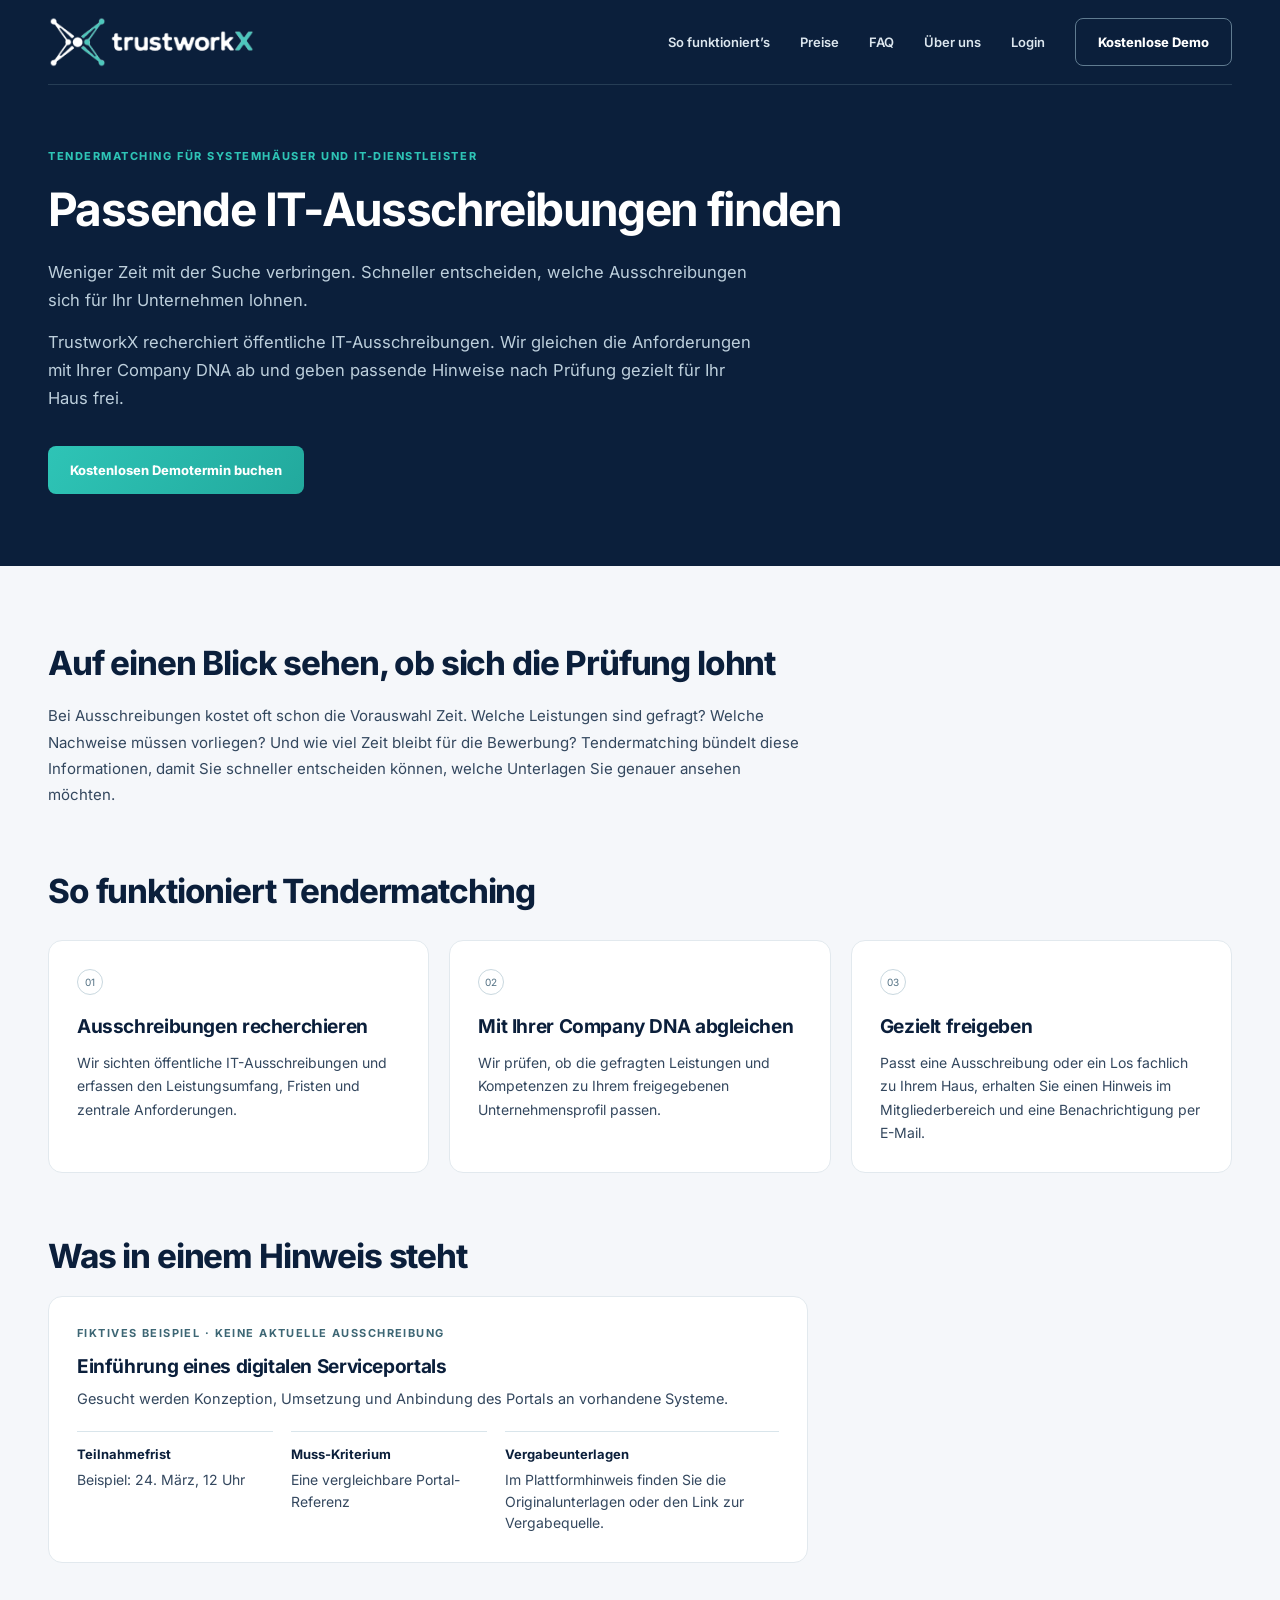
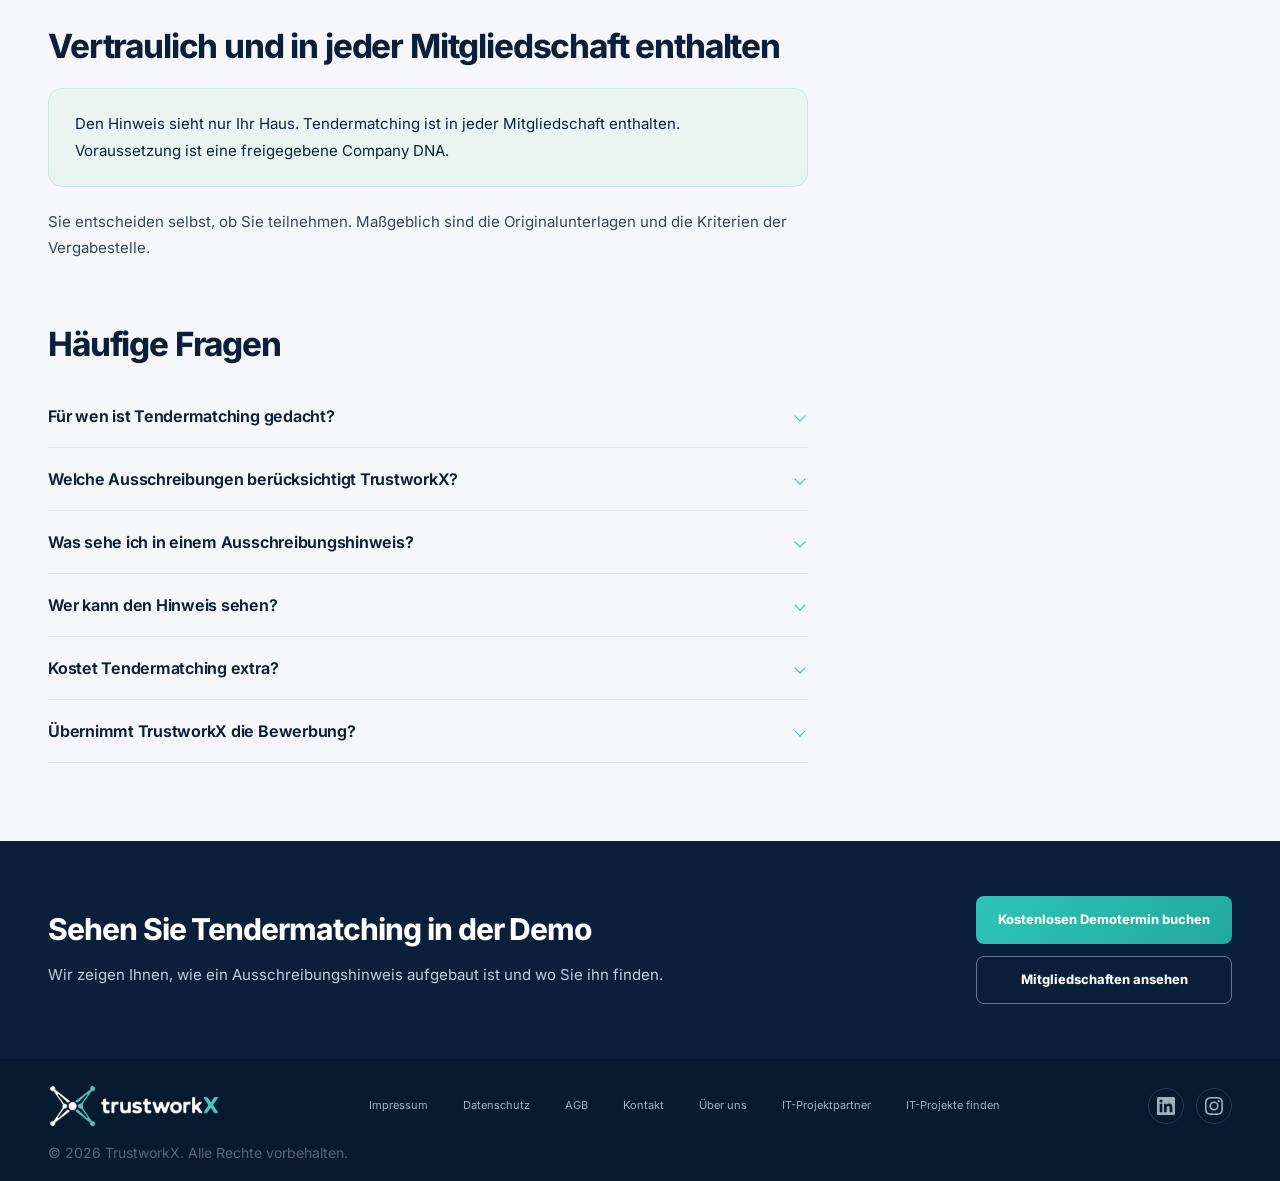
<file: tendermatching.html>
<!DOCTYPE html>
<html lang="de">
<head>
  <meta charset="UTF-8" />
  <meta name="viewport" content="width=device-width, initial-scale=1.0" />
  <meta name="description" content="Passende öffentliche IT-Ausschreibungen für Systemhäuser und IT-Dienstleister. TrustworkX prüft Anforderungen und gibt fachlich passende Hinweise gezielt frei." />
  <title>IT-Ausschreibungen finden mit Tendermatching | TrustworkX</title>
  <link rel="canonical" href="https://www.trustworkx.de/tendermatching.html">
  <!-- Social-Media-Vorschau (og:image braucht absolute URLs, daher hier bewusst die Live-Domain) -->
  <meta property="og:type" content="website" />
  <meta property="og:site_name" content="TrustworkX" />
  <meta property="og:locale" content="de_DE" />
  <meta property="og:title" content="IT-Ausschreibungen finden mit Tendermatching | TrustworkX" />
  <meta property="og:description" content="Passende öffentliche IT-Ausschreibungen für Systemhäuser und IT-Dienstleister. TrustworkX prüft Anforderungen und gibt fachlich passende Hinweise gezielt frei." />
  <meta property="og:url" content="https://www.trustworkx.de/tendermatching.html" />
  <meta property="og:image" content="https://www.trustworkx.de/img/og-image.png" />
  <link rel="icon" href="/favicon.ico" sizes="any">
  <link rel="icon" type="image/png" sizes="32x32" href="/favicon-32x32.png">
  <link rel="icon" type="image/png" sizes="16x16" href="/favicon-16x16.png">
  <link rel="icon" type="image/png" sizes="192x192" href="/icon-192.png">
  <link rel="apple-touch-icon" href="/apple-touch-icon.png">
  <link rel="stylesheet" href="/css/start.css?v=9ed35b97">
  <link rel="stylesheet" href="/css/unterseiten.css?v=847a5079">
</head>
<body>
<header class="hero sub-hero" id="start"><div class="wrap"><nav class="navigation" aria-label="Hauptnavigation"><a class="brand" href="/" aria-label="TrustworkX Startseite"><img src="/assets/logo.png" alt="trustworkX"></a><button class="menu-toggle" aria-expanded="false" aria-controls="nav-links" aria-label="Menü öffnen"><span></span><span></span></button><div class="nav-links" id="nav-links"><a href="/#ablauf">So funktioniert’s</a><a href="/#preise">Preise</a><a href="/#faq">FAQ</a><a href="/ueber-uns.html">Über uns</a><a class="nav-login" href="https://app.trustworkx.de/login">Login</a><a class="button outline" href="https://bookings.cloud.microsoft/book/TrustworkX1@trustworkx.de/?ismsaljsauthenabled" target="_blank" rel="noopener">Kostenlose Demo</a></div></nav></div>
<div class="wrap sub-hero-content"><p class="eyebrow">Tendermatching für Systemhäuser und IT-Dienstleister</p><h1>Passende IT-Ausschreibungen finden</h1>
<p class="sub-lead">Weniger Zeit mit der Suche verbringen. Schneller entscheiden, welche Ausschreibungen sich für Ihr Unternehmen lohnen.</p>
<p class="sub-lead">TrustworkX recherchiert öffentliche IT-Ausschreibungen. Wir gleichen die Anforderungen mit Ihrer Company DNA ab und geben passende Hinweise nach Prüfung gezielt für Ihr Haus frei.</p>
<div class="sub-hero-actions"><a class="button teal" href="https://bookings.cloud.microsoft/book/TrustworkX1@trustworkx.de/?ismsaljsauthenabled" target="_blank" rel="noopener">Kostenlosen Demotermin buchen</a></div></div></header>
<main id="inhalt"><section class="section"><div class="wrap sub-content">
<h2>Auf einen Blick sehen, ob sich die Prüfung lohnt</h2>
      <p>Bei Ausschreibungen kostet oft schon die Vorauswahl Zeit. Welche Leistungen sind gefragt? Welche Nachweise müssen vorliegen? Und wie viel Zeit bleibt für die Bewerbung? Tendermatching bündelt diese Informationen, damit Sie schneller entscheiden können, welche Unterlagen Sie genauer ansehen möchten.</p>
      <h2>So funktioniert Tendermatching</h2>
      <ol class="sub-steps">
        <li><span class="case-number">01</span><h3>Ausschreibungen recherchieren</h3><p>Wir sichten öffentliche IT-Ausschreibungen und erfassen den Leistungsumfang, Fristen und zentrale Anforderungen.</p></li>
        <li><span class="case-number">02</span><h3>Mit Ihrer Company DNA abgleichen</h3><p>Wir prüfen, ob die gefragten Leistungen und Kompetenzen zu Ihrem freigegebenen Unternehmensprofil passen.</p></li>
        <li><span class="case-number">03</span><h3>Gezielt freigeben</h3><p>Passt eine Ausschreibung oder ein Los fachlich zu Ihrem Haus, erhalten Sie einen Hinweis im Mitgliederbereich und eine Benachrichtigung per E-Mail.</p></li>
      </ol>
      <h2>Was in einem Hinweis steht</h2>
      <article class="tender-example" aria-label="Fiktives Beispiel eines Ausschreibungshinweises">
        <span class="example-label">Fiktives Beispiel · keine aktuelle Ausschreibung</span>
        <h3>Einführung eines digitalen Serviceportals</h3>
        <p>Gesucht werden Konzeption, Umsetzung und Anbindung des Portals an vorhandene Systeme.</p>
        <dl class="example-details"><div><dt>Teilnahmefrist</dt><dd>Beispiel: 24. März, 12 Uhr</dd></div><div><dt>Muss-Kriterium</dt><dd>Eine vergleichbare Portal-Referenz</dd></div><div><dt>Vergabeunterlagen</dt><dd>Im Plattformhinweis finden Sie die Originalunterlagen oder den Link zur Vergabequelle.</dd></div></dl>
      </article>
      <h2>Vertraulich und in jeder Mitgliedschaft enthalten</h2>
      <div class="sub-note">
        <p>Den Hinweis sieht nur Ihr Haus. Tendermatching ist in jeder Mitgliedschaft enthalten. Voraussetzung ist eine freigegebene Company DNA.</p>
      </div>
      <p>Sie entscheiden selbst, ob Sie teilnehmen. Maßgeblich sind die Originalunterlagen und die Kriterien der Vergabestelle.</p>
      <h2>Häufige Fragen</h2>
      <div class="faq-list">
        <details class="faq-item" name="faq"><summary>Für wen ist Tendermatching gedacht?<span class="chevron" aria-hidden="true"></span></summary><p>Für Systemhäuser und IT-Dienstleister auf TrustworkX. Voraussetzung ist eine freigegebene Company DNA.</p></details>
        <details class="faq-item" name="faq"><summary>Welche Ausschreibungen berücksichtigt TrustworkX?<span class="chevron" aria-hidden="true"></span></summary><p>Wir recherchieren öffentliche IT-Ausschreibungen. Ein Hinweis wird nach Prüfung gezielt freigegeben, wenn ein Verfahren oder ein Los fachlich zum Unternehmensprofil passt.</p></details>
        <details class="faq-item" name="faq"><summary>Was sehe ich in einem Ausschreibungshinweis?<span class="chevron" aria-hidden="true"></span></summary><p>Eine Zusammenfassung, die relevante Frist, zentrale Muss-Kriterien und die Originalunterlagen bzw. den Link zur Vergabequelle. Maßgeblich bleiben die Originalunterlagen.</p></details>
        <details class="faq-item" name="faq"><summary>Wer kann den Hinweis sehen?<span class="chevron" aria-hidden="true"></span></summary><p>Nur die Mitglieder des Unternehmens, für das der Hinweis freigegeben wurde. Für andere Häuser bestimmte Hinweise bleiben für Sie unsichtbar.</p></details>
        <details class="faq-item" name="faq"><summary>Kostet Tendermatching extra?<span class="chevron" aria-hidden="true"></span></summary><p>Nein. Tendermatching ist in jeder TrustworkX-Mitgliedschaft enthalten.</p></details>
        <details class="faq-item" name="faq"><summary>Übernimmt TrustworkX die Bewerbung?<span class="chevron" aria-hidden="true"></span></summary><p>Nein. Sie entscheiden selbst, ob Sie teilnehmen. Ab Core unterstützen wir Sie auf Wunsch beim Vorausfüllen geeigneter Formularfelder. Sie prüfen, ergänzen und reichen die Unterlagen selbst ein. Ein Hinweis ist keine Bestätigung der formalen Eignung und keine Zuschlagsgarantie.</p></details>
      </div>
</div></section>
<section class="closing dark sub-closing"><div class="wrap"><div><h2>Sehen Sie Tendermatching in der Demo</h2><p>Wir zeigen Ihnen, wie ein Ausschreibungshinweis aufgebaut ist und wo Sie ihn finden.</p></div><div class="sub-closing-buttons"><a class="button teal" href="https://bookings.cloud.microsoft/book/TrustworkX1@trustworkx.de/?ismsaljsauthenabled" target="_blank" rel="noopener">Kostenlosen Demotermin buchen</a><a class="button outline" href="/#pricing">Mitgliedschaften ansehen</a></div></div></section></main>
<footer><div class="wrap footer-content"><a href="/" aria-label="TrustworkX Startseite" class="brand"><img src="/assets/logo.png" alt="trustworkX"></a><nav aria-label="Rechtliche Informationen"><a href="/impressum.html">Impressum</a><a href="/datenschutz.html">Datenschutz</a><a href="/agb.html">AGB</a><a href="mailto:info@trustworkx.de?subject=Kontaktanfrage%20TrustworkX">Kontakt</a><a href="/ueber-uns.html">Über uns</a><a href="/it-projektpartner.html">IT-Projektpartner</a><a href="/it-projekte-finden.html">IT-Projekte finden</a></nav><div class="footer-social"><a href="https://www.linkedin.com/company/trustworkx" target="_blank" rel="noopener" aria-label="TrustworkX auf LinkedIn (öffnet in neuem Tab)"><svg viewBox="0 0 24 24" width="18" height="18" fill="currentColor" aria-hidden="true" focusable="false"><path d="M20.447 20.452h-3.554v-5.569c0-1.328-.027-3.037-1.852-3.037-1.853 0-2.136 1.445-2.136 2.939v5.667H9.351V9h3.414v1.561h.046c.477-.9 1.637-1.85 3.37-1.85 3.601 0 4.267 2.37 4.267 5.455v6.286zM5.337 7.433a2.062 2.062 0 0 1-2.063-2.065 2.064 2.064 0 1 1 2.063 2.065zm1.782 13.019H3.555V9h3.564v11.452zM22.225 0H1.771C.792 0 0 .774 0 1.729v20.542C0 23.227.792 24 1.771 24h20.451C23.2 24 24 23.227 24 22.271V1.729C24 .774 23.2 0 22.222 0h.003z"/></svg></a><a href="https://www.instagram.com/trustworkx.de/" target="_blank" rel="noopener" aria-label="TrustworkX auf Instagram (öffnet in neuem Tab)"><svg viewBox="0 0 24 24" width="18" height="18" fill="currentColor" aria-hidden="true" focusable="false"><path d="M12 0C8.741 0 8.333.014 7.053.072 5.775.132 4.905.333 4.14.63c-.789.306-1.459.717-2.126 1.384S.936 3.35.63 4.14C.333 4.905.131 5.775.072 7.053.014 8.333 0 8.741 0 12c0 3.259.014 3.668.072 4.948.06 1.277.261 2.148.558 2.912.306.789.717 1.459 1.384 2.126.667.666 1.336 1.079 2.126 1.384.766.296 1.636.499 2.913.558C8.333 23.986 8.741 24 12 24c3.259 0 3.668-.014 4.948-.072 1.277-.06 2.148-.262 2.912-.558.789-.306 1.459-.718 2.126-1.384.666-.667 1.079-1.335 1.384-2.126.296-.765.499-1.636.558-2.913.058-1.28.072-1.688.072-4.947 0-3.259-.014-3.668-.072-4.948-.06-1.277-.262-2.148-.558-2.912-.306-.789-.718-1.459-1.384-2.126C21.319 1.347 20.651.935 19.86.63c-.765-.297-1.636-.499-2.913-.558C15.667.014 15.259 0 12 0zm0 2.162c3.204 0 3.584.012 4.849.07 1.17.054 1.805.249 2.228.415.562.217.96.477 1.382.896.419.42.679.819.896 1.381.164.422.36 1.057.413 2.227.058 1.266.07 1.646.07 4.85s-.012 3.584-.07 4.849c-.053 1.17-.249 1.805-.413 2.227-.217.562-.477.96-.896 1.382-.42.419-.82.679-1.382.896-.423.164-1.058.36-2.228.413-1.265.058-1.645.07-4.849.07s-3.584-.012-4.849-.07c-1.17-.053-1.805-.249-2.228-.413-.562-.217-.96-.477-1.382-.896-.419-.42-.679-.82-.896-1.382-.164-.423-.36-1.058-.413-2.228-.058-1.265-.07-1.645-.07-4.849s.012-3.584.07-4.849c.053-1.17.249-1.805.413-2.228.217-.562.477-.96.896-1.382.42-.419.82-.679 1.382-.896.423-.164 1.058-.36 2.228-.413 1.265-.058 1.645-.07 4.849-.07zm0 3.676a6.162 6.162 0 1 0 0 12.324 6.162 6.162 0 0 0 0-12.324zM12 16a4 4 0 1 1 0-8 4 4 0 0 1 0 8zm6.406-11.845a1.44 1.44 0 1 0 0 2.881 1.44 1.44 0 0 0 0-2.881z"/></svg></a></div></div><p class="wrap footer-copy">© 2026 TrustworkX. Alle Rechte vorbehalten.</p></footer>
<script src="/js/unterseiten.js?v=3b4e7f95"></script>
</body>
</html>
</file>
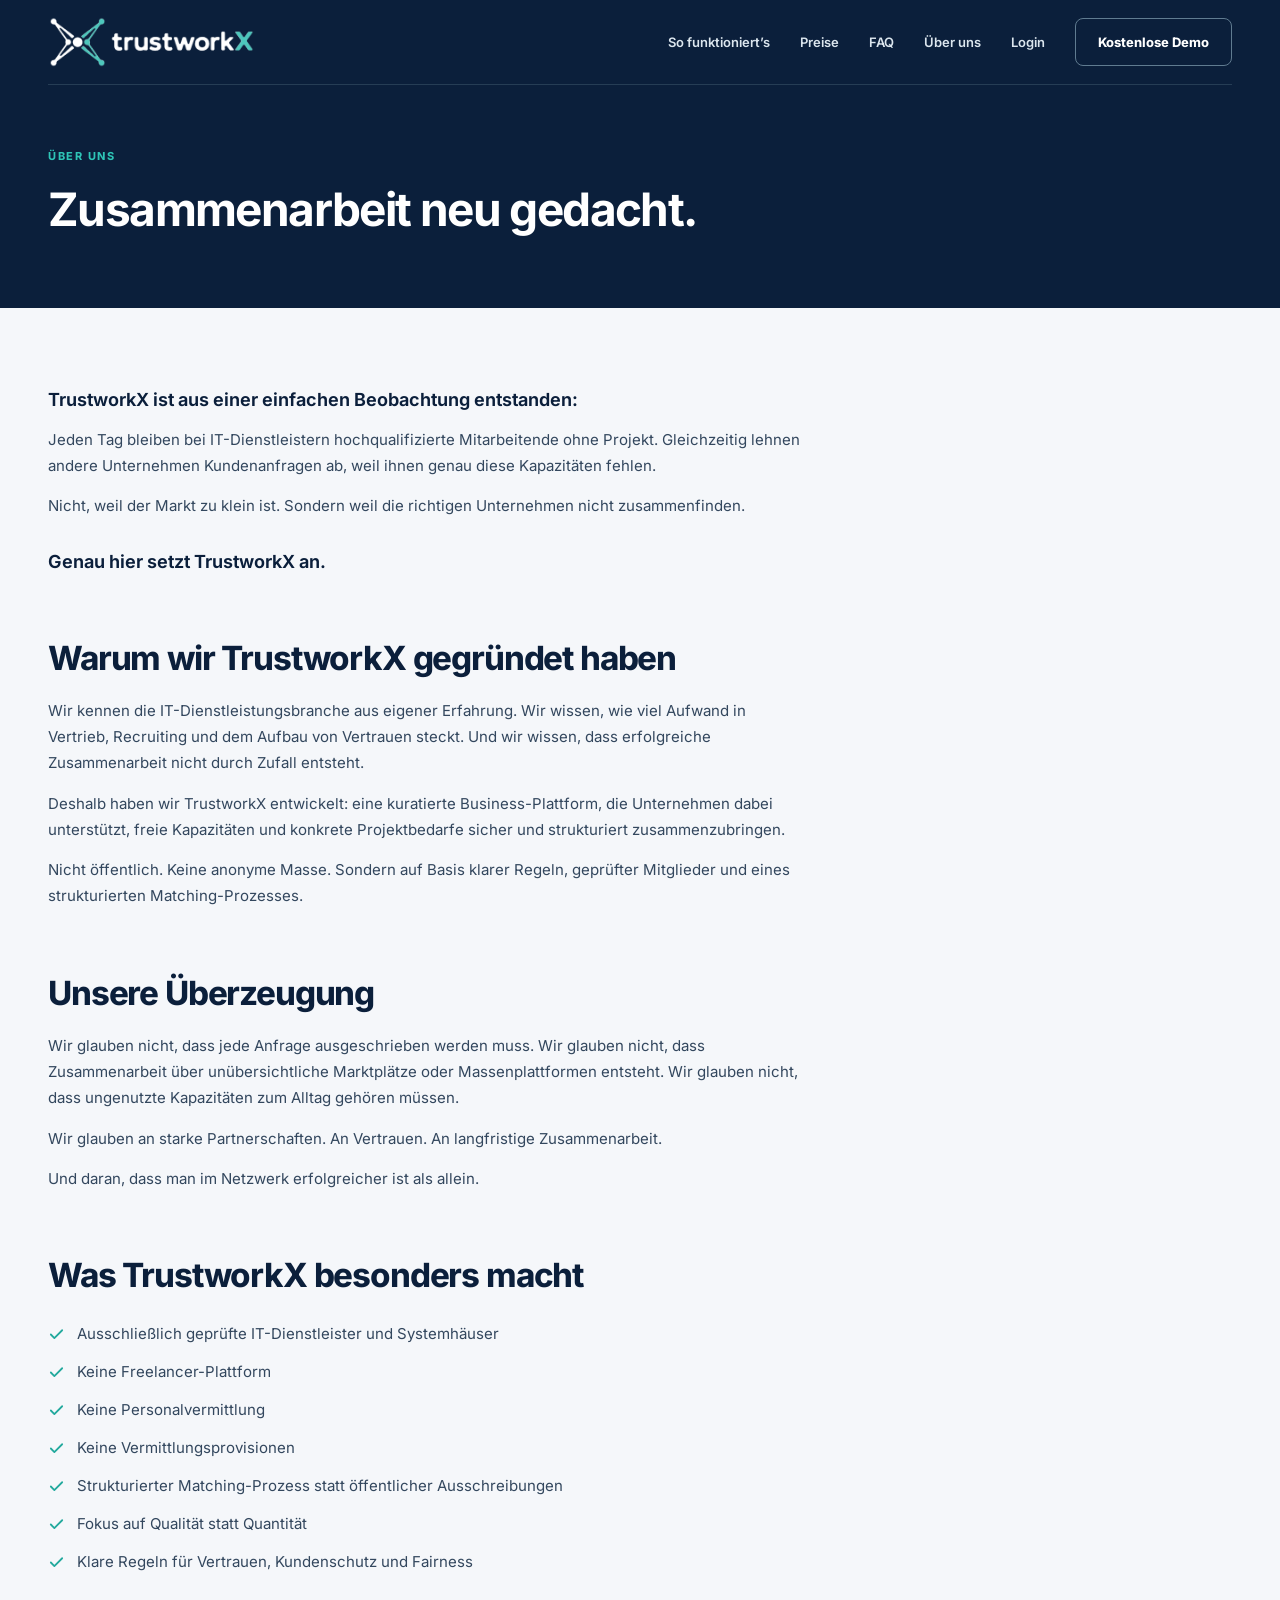
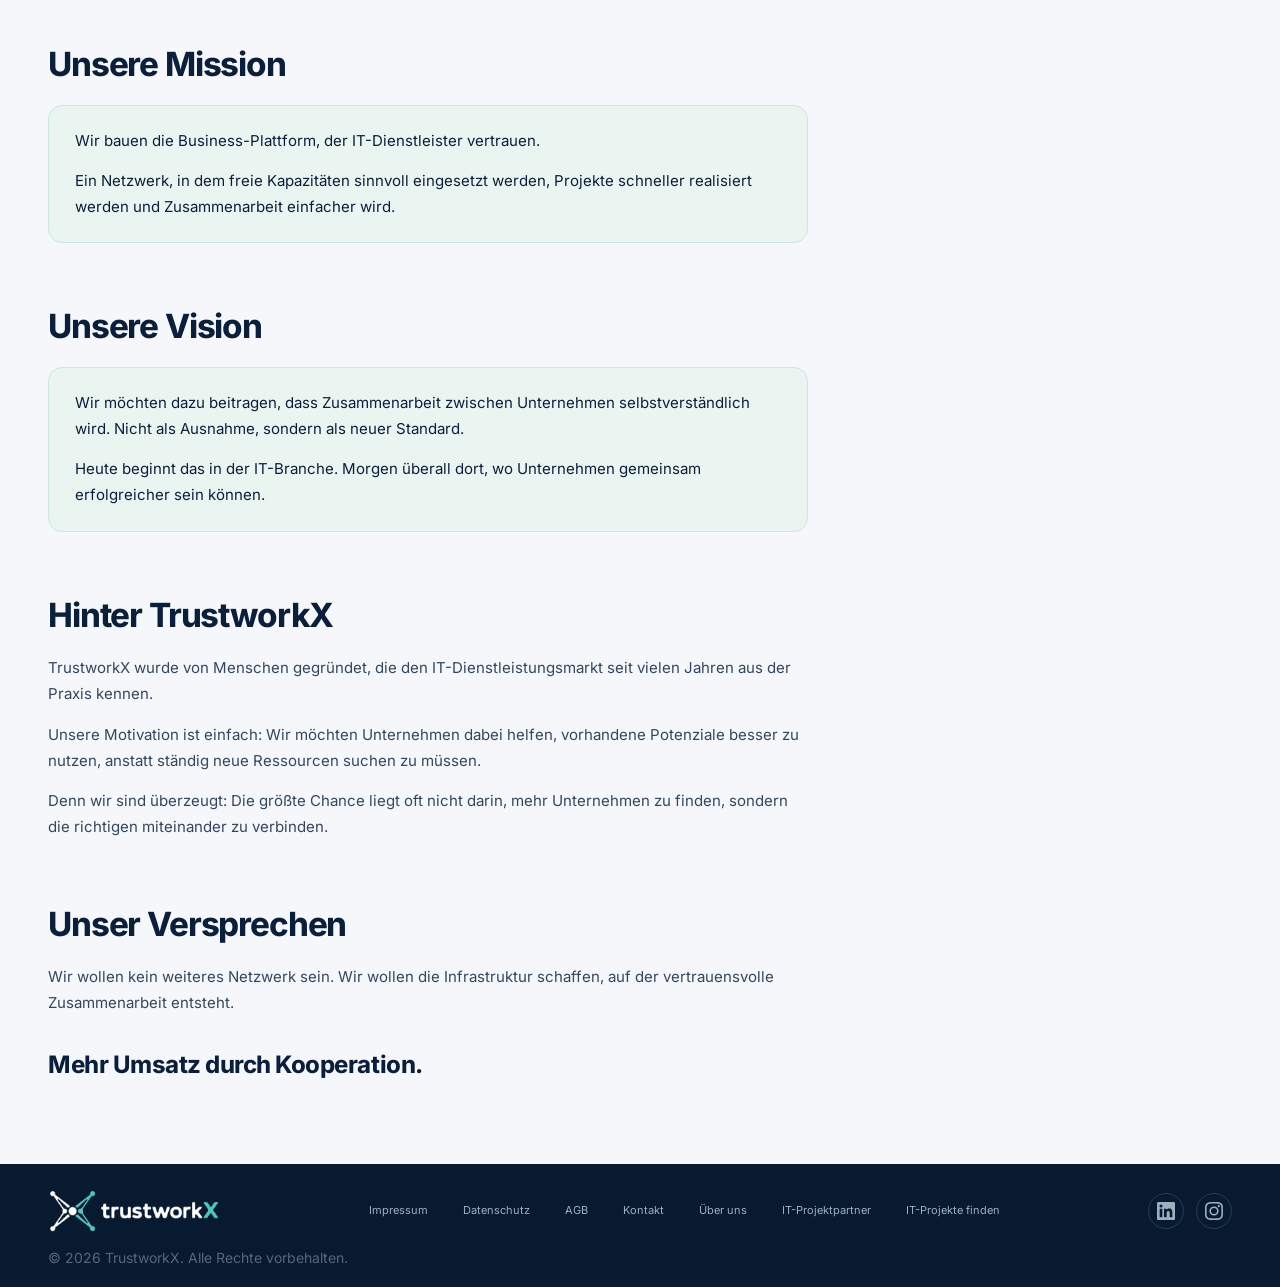
<file: ueber-uns.html>
<!DOCTYPE html>
<html lang="de">
<head>
  <meta charset="UTF-8" />
  <meta name="viewport" content="width=device-width, initial-scale=1.0" />
  <meta name="description" content="Über TrustworkX – die Business-Plattform für sichere und vertrauensvolle Zusammenarbeit zwischen IT-Dienstleistern." />
  <title>Über uns | trustworkX</title>
  <link rel="canonical" href="https://www.trustworkx.de/ueber-uns.html">
  <link rel="icon" href="/favicon.ico" sizes="any">
  <link rel="icon" type="image/png" sizes="32x32" href="/favicon-32x32.png">
  <link rel="icon" type="image/png" sizes="16x16" href="/favicon-16x16.png">
  <link rel="icon" type="image/png" sizes="192x192" href="/icon-192.png">
  <link rel="apple-touch-icon" href="/apple-touch-icon.png">
  <link rel="stylesheet" href="/css/start.css?v=9ed35b97">
  <link rel="stylesheet" href="/css/unterseiten.css?v=847a5079">
</head>
<body>
<header class="hero sub-hero" id="start"><div class="wrap"><nav class="navigation" aria-label="Hauptnavigation"><a class="brand" href="/" aria-label="TrustworkX Startseite"><img src="/assets/logo.png" alt="trustworkX"></a><button class="menu-toggle" aria-expanded="false" aria-controls="nav-links" aria-label="Menü öffnen"><span></span><span></span></button><div class="nav-links" id="nav-links"><a href="/#ablauf">So funktioniert’s</a><a href="/#preise">Preise</a><a href="/#faq">FAQ</a><a href="/ueber-uns.html" aria-current="page">Über uns</a><a class="nav-login" href="https://app.trustworkx.de/login">Login</a><a class="button outline" href="https://bookings.cloud.microsoft/book/TrustworkX1@trustworkx.de/?ismsaljsauthenabled" target="_blank" rel="noopener">Kostenlose Demo</a></div></nav></div>
<div class="wrap sub-hero-content"><p class="eyebrow">Über uns</p><h1>Zusammenarbeit neu gedacht.</h1></div></header>
<main id="inhalt"><section class="section"><div class="wrap sub-content about-content">
<p class="lead">TrustworkX ist aus einer einfachen Beobachtung entstanden:</p>
      <p>Jeden Tag bleiben bei IT-Dienstleistern hochqualifizierte Mitarbeitende ohne Projekt. Gleichzeitig lehnen andere Unternehmen Kundenanfragen ab, weil ihnen genau diese Kapazitäten fehlen.</p>
      <p>Nicht, weil der Markt zu klein ist. Sondern weil die richtigen Unternehmen nicht zusammenfinden.</p>
      <p class="lead">Genau hier setzt TrustworkX an.</p>

      <h2>Warum wir TrustworkX gegründet haben</h2>
      <p>Wir kennen die IT-Dienstleistungsbranche aus eigener Erfahrung. Wir wissen, wie viel Aufwand in Vertrieb, Recruiting und dem Aufbau von Vertrauen steckt. Und wir wissen, dass erfolgreiche Zusammenarbeit nicht durch Zufall entsteht.</p>
      <p>Deshalb haben wir TrustworkX entwickelt: eine kuratierte Business-Plattform, die Unternehmen dabei unterstützt, freie Kapazitäten und konkrete Projektbedarfe sicher und strukturiert zusammenzubringen.</p>
      <p>Nicht öffentlich. Keine anonyme Masse. Sondern auf Basis klarer Regeln, geprüfter Mitglieder und eines strukturierten Matching-Prozesses.</p>

      <h2>Unsere Überzeugung</h2>
      <p>Wir glauben nicht, dass jede Anfrage ausgeschrieben werden muss. Wir glauben nicht, dass Zusammenarbeit über unübersichtliche Marktplätze oder Massenplattformen entsteht. Wir glauben nicht, dass ungenutzte Kapazitäten zum Alltag gehören müssen.</p>
      <p>Wir glauben an starke Partnerschaften. An Vertrauen. An langfristige Zusammenarbeit.</p>
      <p>Und daran, dass man im Netzwerk erfolgreicher ist als allein.</p>

      <h2>Was TrustworkX besonders macht</h2>
      <ul>
        <li><svg width="17" height="17" viewBox="0 0 24 24" fill="none" stroke="currentColor" stroke-width="2.5" stroke-linecap="round" stroke-linejoin="round"><polyline points="20 6 9 17 4 12"/></svg>Ausschließlich geprüfte IT-Dienstleister und Systemhäuser</li>
        <li><svg width="17" height="17" viewBox="0 0 24 24" fill="none" stroke="currentColor" stroke-width="2.5" stroke-linecap="round" stroke-linejoin="round"><polyline points="20 6 9 17 4 12"/></svg>Keine Freelancer-Plattform</li>
        <li><svg width="17" height="17" viewBox="0 0 24 24" fill="none" stroke="currentColor" stroke-width="2.5" stroke-linecap="round" stroke-linejoin="round"><polyline points="20 6 9 17 4 12"/></svg>Keine Personalvermittlung</li>
        <li><svg width="17" height="17" viewBox="0 0 24 24" fill="none" stroke="currentColor" stroke-width="2.5" stroke-linecap="round" stroke-linejoin="round"><polyline points="20 6 9 17 4 12"/></svg>Keine Vermittlungsprovisionen</li>
        <li><svg width="17" height="17" viewBox="0 0 24 24" fill="none" stroke="currentColor" stroke-width="2.5" stroke-linecap="round" stroke-linejoin="round"><polyline points="20 6 9 17 4 12"/></svg>Strukturierter Matching-Prozess statt öffentlicher Ausschreibungen</li>
        <li><svg width="17" height="17" viewBox="0 0 24 24" fill="none" stroke="currentColor" stroke-width="2.5" stroke-linecap="round" stroke-linejoin="round"><polyline points="20 6 9 17 4 12"/></svg>Fokus auf Qualität statt Quantität</li>
        <li><svg width="17" height="17" viewBox="0 0 24 24" fill="none" stroke="currentColor" stroke-width="2.5" stroke-linecap="round" stroke-linejoin="round"><polyline points="20 6 9 17 4 12"/></svg>Klare Regeln für Vertrauen, Kundenschutz und Fairness</li>
      </ul>

      <h2>Unsere Mission</h2>
      <div class="about-card">
        <p>Wir bauen die Business-Plattform, der IT-Dienstleister vertrauen.</p>
        <p>Ein Netzwerk, in dem freie Kapazitäten sinnvoll eingesetzt werden, Projekte schneller realisiert werden und Zusammenarbeit einfacher wird.</p>
      </div>

      <h2>Unsere Vision</h2>
      <div class="about-card">
        <p>Wir möchten dazu beitragen, dass Zusammenarbeit zwischen Unternehmen selbstverständlich wird. Nicht als Ausnahme, sondern als neuer Standard.</p>
        <p>Heute beginnt das in der IT-Branche. Morgen überall dort, wo Unternehmen gemeinsam erfolgreicher sein können.</p>
      </div>

      <h2>Hinter TrustworkX</h2>
      <p>TrustworkX wurde von Menschen gegründet, die den IT-Dienstleistungsmarkt seit vielen Jahren aus der Praxis kennen.</p>
      <p>Unsere Motivation ist einfach: Wir möchten Unternehmen dabei helfen, vorhandene Potenziale besser zu nutzen, anstatt ständig neue Ressourcen suchen zu müssen.</p>
      <p>Denn wir sind überzeugt: Die größte Chance liegt oft nicht darin, mehr Unternehmen zu finden, sondern die richtigen miteinander zu verbinden.</p>

      <h2>Unser Versprechen</h2>
      <p>Wir wollen kein weiteres Netzwerk sein. Wir wollen die Infrastruktur schaffen, auf der vertrauensvolle Zusammenarbeit entsteht.</p>
      <p class="about-claim">Mehr Umsatz durch Kooperation.</p>
</div></section></main>
<footer><div class="wrap footer-content"><a href="/" aria-label="TrustworkX Startseite" class="brand"><img src="/assets/logo.png" alt="trustworkX"></a><nav aria-label="Rechtliche Informationen"><a href="/impressum.html">Impressum</a><a href="/datenschutz.html">Datenschutz</a><a href="/agb.html">AGB</a><a href="mailto:info@trustworkx.de?subject=Kontaktanfrage%20TrustworkX">Kontakt</a><a href="/ueber-uns.html">Über uns</a><a href="/it-projektpartner.html">IT-Projektpartner</a><a href="/it-projekte-finden.html">IT-Projekte finden</a></nav><div class="footer-social"><a href="https://www.linkedin.com/company/trustworkx" target="_blank" rel="noopener" aria-label="TrustworkX auf LinkedIn (öffnet in neuem Tab)"><svg viewBox="0 0 24 24" width="18" height="18" fill="currentColor" aria-hidden="true" focusable="false"><path d="M20.447 20.452h-3.554v-5.569c0-1.328-.027-3.037-1.852-3.037-1.853 0-2.136 1.445-2.136 2.939v5.667H9.351V9h3.414v1.561h.046c.477-.9 1.637-1.85 3.37-1.85 3.601 0 4.267 2.37 4.267 5.455v6.286zM5.337 7.433a2.062 2.062 0 0 1-2.063-2.065 2.064 2.064 0 1 1 2.063 2.065zm1.782 13.019H3.555V9h3.564v11.452zM22.225 0H1.771C.792 0 0 .774 0 1.729v20.542C0 23.227.792 24 1.771 24h20.451C23.2 24 24 23.227 24 22.271V1.729C24 .774 23.2 0 22.222 0h.003z"/></svg></a><a href="https://www.instagram.com/trustworkx.de/" target="_blank" rel="noopener" aria-label="TrustworkX auf Instagram (öffnet in neuem Tab)"><svg viewBox="0 0 24 24" width="18" height="18" fill="currentColor" aria-hidden="true" focusable="false"><path d="M12 0C8.741 0 8.333.014 7.053.072 5.775.132 4.905.333 4.14.63c-.789.306-1.459.717-2.126 1.384S.936 3.35.63 4.14C.333 4.905.131 5.775.072 7.053.014 8.333 0 8.741 0 12c0 3.259.014 3.668.072 4.948.06 1.277.261 2.148.558 2.912.306.789.717 1.459 1.384 2.126.667.666 1.336 1.079 2.126 1.384.766.296 1.636.499 2.913.558C8.333 23.986 8.741 24 12 24c3.259 0 3.668-.014 4.948-.072 1.277-.06 2.148-.262 2.912-.558.789-.306 1.459-.718 2.126-1.384.666-.667 1.079-1.335 1.384-2.126.296-.765.499-1.636.558-2.913.058-1.28.072-1.688.072-4.947 0-3.259-.014-3.668-.072-4.948-.06-1.277-.262-2.148-.558-2.912-.306-.789-.718-1.459-1.384-2.126C21.319 1.347 20.651.935 19.86.63c-.765-.297-1.636-.499-2.913-.558C15.667.014 15.259 0 12 0zm0 2.162c3.204 0 3.584.012 4.849.07 1.17.054 1.805.249 2.228.415.562.217.96.477 1.382.896.419.42.679.819.896 1.381.164.422.36 1.057.413 2.227.058 1.266.07 1.646.07 4.85s-.012 3.584-.07 4.849c-.053 1.17-.249 1.805-.413 2.227-.217.562-.477.96-.896 1.382-.42.419-.82.679-1.382.896-.423.164-1.058.36-2.228.413-1.265.058-1.645.07-4.849.07s-3.584-.012-4.849-.07c-1.17-.053-1.805-.249-2.228-.413-.562-.217-.96-.477-1.382-.896-.419-.42-.679-.82-.896-1.382-.164-.423-.36-1.058-.413-2.228-.058-1.265-.07-1.645-.07-4.849s.012-3.584.07-4.849c.053-1.17.249-1.805.413-2.228.217-.562.477-.96.896-1.382.42-.419.82-.679 1.382-.896.423-.164 1.058-.36 2.228-.413 1.265-.058 1.645-.07 4.849-.07zm0 3.676a6.162 6.162 0 1 0 0 12.324 6.162 6.162 0 0 0 0-12.324zM12 16a4 4 0 1 1 0-8 4 4 0 0 1 0 8zm6.406-11.845a1.44 1.44 0 1 0 0 2.881 1.44 1.44 0 0 0 0-2.881z"/></svg></a></div></div><p class="wrap footer-copy">© 2026 TrustworkX. Alle Rechte vorbehalten.</p></footer>
<script src="/js/unterseiten.js?v=3b4e7f95"></script>
</body>
</html>
</file>
<file: css/start.css>
@font-face{font-family:Inter;src:url('../assets/inter.woff2') format('woff2');font-weight:100 900;font-display:swap}*{box-sizing:border-box}html{scroll-behavior:smooth;scroll-padding-top:25px}body{margin:0;color:#0b1f3b;background:#f5f7fa;font-family:Inter,Arial,sans-serif;font-size:14px;line-height:1.6}button,a{-webkit-tap-highlight-color:transparent}button{font:inherit;cursor:pointer}button,a,summary{touch-action:manipulation}button:focus-visible,a:focus-visible,summary:focus-visible{outline:3px solid #2ec4b6;outline-offset:5px}button{border:0}a{color:inherit;text-decoration:none}img{max-width:100%;display:block}h1,h2,h3,h4,p{margin:0}h1,h2,h3,h4{line-height:1.12;letter-spacing:-.035em}h2{font-size:clamp(30px,3vw,42px);font-weight:750}h3{font-weight:700}p{color:#586779}ul,ol{margin:0;padding:0;list-style:none}[hidden]{display:none!important}.wrap{width:min(1256px,calc(100% - 96px));margin-inline:auto}.section{padding:78px 0}.eyebrow{text-transform:uppercase;color:#22a99d;font-size:11px;font-weight:750;letter-spacing:.14em;margin-bottom:24px;line-height:1.4}.dark{background:#0b1f3b;color:#fff}.dark p{color:#bdd0de}.dark .eyebrow{color:#2ec4b6}.button{display:inline-flex;justify-content:center;align-items:center;gap:28px;min-height:48px;padding:14px 22px;border-radius:8px;font-size:13px;font-weight:750;line-height:1.3;transition:transform .18s,box-shadow .18s}.button:hover{transform:translateY(-2px);box-shadow:0 7px 16px #0b1f3b12}.button.teal{background:linear-gradient(125deg,#2ec4b6,#22a99d);color:white}.button.navy{background:#0b1f3b;color:white}.button.outline{color:white;border:1px solid #607b90;background:transparent}.text-link{display:inline-flex;align-items:center;gap:18px;background:none;font-size:12px;font-weight:700;padding:0;color:inherit}.text-link:hover{color:#22a99d}.text-link span{font-size:18px}.preview-notice{background:#081a30;color:#9db7c9;text-align:center;padding:7px 16px;font-size:10px;letter-spacing:.035em}.skip-link{position:absolute;left:12px;top:-100px;background:white;color:#0b1f3b;padding:12px;z-index:99}.skip-link:focus{top:10px}.hero{background:#0b1f3b;color:white}.hero>.wrap{width:min(1296px,calc(100% - 96px))}.navigation{min-height:85px;display:flex;align-items:center;justify-content:space-between;border-bottom:1px solid #263d55;gap:20px}.brand img{width:207px;height:auto}.nav-links{display:flex;align-items:center;gap:30px;font-size:13px;font-weight:600;color:#dce6ee}.nav-links a:hover{color:#2ec4b6}.nav-login{background:none;color:inherit;padding:0}.menu-toggle{display:none}.hero-content{text-align:center;padding-top:40px}.hero h1{font-size:clamp(30px,3.3vw,47px);font-weight:700;letter-spacing:-.035em;white-space:nowrap}.hero-sub{font-size:16.5px;color:#bdcfdc;margin-top:24px}.hero-diagram{display:grid;grid-template-columns:minmax(0,372px) minmax(200px,1fr) minmax(0,372px);align-items:center;max-width:1184px;margin:39px auto 0;touch-action:pan-y;text-align:left}.connection{display:grid;grid-template-columns:1fr 168px 1fr;gap:24px;align-items:center;position:relative;padding-bottom:31px}.connection img{width:168px}.connection p{font-size:10px;position:absolute;left:0;right:0;bottom:-17px;text-align:center;color:#a6bdcd}.hero-action{display:flex;align-items:center;flex-direction:column;gap:16px;margin:48px 0 0}.hero-action .button{min-width:260px}.quiet-link{font-size:11px;color:#bdcfdc;background:none;padding:6px}.hero-notes{display:flex;justify-content:space-between;gap:15px;margin:25px 0 0;padding-bottom:26px;color:#829cae;font-size:8.5px}.section-heading{margin-bottom:48px}.section-heading .eyebrow{margin-bottom:20px;color:#5e7d89}.section-heading.center{text-align:center}.section-heading.center .eyebrow{color:#22a99d}.section-heading.center>p:last-child:not(.eyebrow){margin-top:20px;font-size:15px}.case{display:grid;grid-template-columns:1fr 1fr;background:#fff;border-radius:14px;overflow:hidden;margin-top:24px;min-height:387px}.case-copy{padding:48px}.case-number{display:inline-flex;border:1px solid #c9d8df;color:#527083;border-radius:50%;align-items:center;justify-content:center;width:26px;height:26px;font-size:10px}.case-copy h3{font-size:32px;margin-top:31px}.case-copy>p{font-size:14px;margin-top:22px;max-width:525px}.case-copy .text-link{margin-top:43px;padding-bottom:8px;border-bottom:1px solid #99b1bb}.case-art{background:#e2ecef;display:flex;flex-direction:column;justify-content:center;align-items:center;position:relative;padding:50px 50px}.simple-card{width:min(410px,100%);min-height:227px;background:#fff;border-radius:10px;box-shadow:3px 7px 0 #c6d8db;padding:27px 26px}.simple-card h4{font-size:29px;line-height:1.2;margin-top:32px}.building{background:#e5ecf0;border-radius:6px;display:flex;align-items:center;justify-content:center;width:36px;height:36px;font-size:23px}.case-art small{position:absolute;bottom:18px;left:30px;font-size:9px;color:#597682}.second .case-copy{order:2}.second .case-art{background:#c5eee7}.second .simple-card{background:#0b1f3b;color:white;box-shadow:3px 7px 0 #abd6d1}.second .building{background:#294b60;color:#2ec4b6}.case-close{display:flex;align-items:center;justify-content:space-between;gap:30px;padding-top:43px}.case-close h3{font-size:21px}.case-close p{font-size:12px;margin-top:13px}.two-col{display:grid;grid-template-columns:1fr 1fr;gap:8%}.section-intro{margin-top:27px;font-size:14px;line-height:1.65}.workflow,.resources{padding:74px 0;min-height:720px}.product{margin:0}.workflow .product{margin-top:35px}.product-shot{overflow:hidden;position:relative;background:#0b1f3b;border-radius:5px}.product-shot img{position:absolute;max-width:none;height:auto}.project-shot{aspect-ratio:1130/663}.project-shot img{width:128.584%;left:-25.31%;top:-14.329%}.resource-shot{aspect-ratio:1144/950}.resource-shot img{width:127.535%;left:-24.913%;top:-10%}.product figcaption{font-size:10px;line-height:1.8;margin-top:18px;color:#586779}.dark .product figcaption{color:#a9c5d5}.steps{padding-top:2px}.steps li{display:flex;gap:22px;margin-bottom:26px}.step-number{flex:0 0 27px;width:27px;height:27px;border:1px solid #55768d;border-radius:50%;display:flex;align-items:center;justify-content:center;color:#2ec4b6;font-size:9px}.steps h3{font-size:17px;font-weight:650}.steps p{font-size:12px;line-height:1.5;margin-top:15px;color:#b5cbda}.resources{background:#e9f2f2}.resources .eyebrow{color:#5e7d89}.resources .two-col{gap:6%;grid-template-columns:.92fr 1.08fr}.resources .product{padding-top:0}.resource-way{position:relative;margin-top:35px;padding-left:27px}.resource-way:before,.trust-points li:before{content:'';position:absolute;width:11px;height:11px;border-radius:50%;background:#2ec4b6;left:0;top:5px}.resource-way h3{font-size:18px;line-height:1.3;letter-spacing:-.02em}.resource-way p{font-size:14px;margin-top:14px}.resource-way+.resource-way{border-top:1px solid #c9dcde;padding-top:25px}.resource-way+.resource-way:before{top:31px}.privacy-note{font-size:12px;margin:24px 0 0 27px;color:#5e7d89}.trust{background:white}.trust .eyebrow{color:#5e7d89}.trust-points{margin-top:32px}.trust-points li{position:relative;padding-left:23px;margin-top:22px}.trust-points li:before{width:8px;height:8px}.trust-points h3{font-size:14px;letter-spacing:0}.trust-points p{font-size:12px;margin-top:10px}.pricing{background:#f5f7fa}.pricing .section-heading{margin-bottom:37px}.billing{display:flex;align-items:center;justify-content:center;gap:19px;font-weight:600;color:#586779;margin-bottom:55px}.billing .active{color:#0b1f3b}#billing-toggle{padding:3px;width:48px;height:26px;border-radius:16px;background:#0b1f3b}#billing-toggle span{display:block;width:20px;height:20px;border-radius:50%;background:white;transition:transform .2s}#billing-toggle[aria-checked=true]{background:#22a99d}#billing-toggle[aria-checked=true] span{transform:translateX(22px)}.pricing-grid{display:grid;grid-template-columns:repeat(4,minmax(0,1fr));gap:24px}.price-card{background:white;border:1px solid #dfe8ef;border-radius:16px;padding:30px 24px 18px;position:relative;box-shadow:2px 7px 0 #e9eff3;display:flex;flex-direction:column}.price-card.recommended{border:2px solid #2ec4b6;padding:29px 23px 17px}.recommend{position:absolute;top:-14px;left:50%;transform:translateX(-50%);background:linear-gradient(125deg,#2ec4b6,#22a99d);color:white;border-radius:20px;padding:5px 22px;font-size:10px;font-weight:750;line-height:1.7}.package-icon{display:grid;place-items:center;width:56px;height:56px;background:linear-gradient(125deg,#2ec4b6,#22a99d);border-radius:14px;margin-bottom:24px}.package-icon.navy{background:#0b1f3b}.package-icon img{width:30px}.price-card .eyebrow{font-size:10px;color:#5e7d89;margin-bottom:13px}.price-card h3{font-size:24px;font-weight:800;margin-bottom:23px}.package-description{font-size:12px;line-height:1.5;min-height:95px;border-bottom:1px solid #dfe8ef;margin-bottom:24px;padding-bottom:22px}.amount{display:flex;align-items:baseline;justify-content:space-between;gap:8px}.amount strong{font-size:32px;line-height:1.2;font-weight:800;letter-spacing:-.04em;white-space:nowrap}.amount .period{font-size:12px;color:#586779;white-space:nowrap}.price-card small{font-size:11px;color:#586779;margin-top:12px}.annual{font-size:11px;line-height:1.8;margin:19px 0 24px}.annual b{font-size:14px;color:#0b1f3b}.features{flex:1;margin-bottom:35px}.features li{position:relative;padding-left:24px;font-size:12px;line-height:1.5;margin-bottom:10px;color:#243040}.features li:before{content:'✓';position:absolute;left:0;top:0;color:#2ec4b6;font-size:16px}.price-card .button{width:100%;font-size:12px;padding-inline:12px;min-height:43px}.price-after{text-align:center;margin-top:26px;font-size:12px}.price-after>p{color:#0b1f3b;margin:14px 0}.price-after>p+ p{font-size:14px}.price-after .text-link{color:#22a99d;font-size:13px;margin-top:4px}.pricing-explanations{display:grid;grid-template-columns:1fr 1fr;gap:6%;margin-top:38px;border-top:1px solid #d6e1e7;padding-top:24px;font-size:12px}.pricing-fineprint{font-size:12px;margin-top:25px}.review-note{font-size:10px;margin-top:13px}.faq{background:white}.faq-list{max-width:1116px;margin:60px auto 0}.faq-item{border-bottom:1px solid #dfe8ef}.faq-item summary{cursor:pointer;list-style:none;display:flex;align-items:center;justify-content:space-between;gap:28px;padding:19px 0;font-size:16px;line-height:1.5;font-weight:650;letter-spacing:-.015em}.faq-item summary::-webkit-details-marker{display:none}.faq-item[open] summary{color:#22a99d}.faq-item>p{font-size:14px;line-height:1.7;padding:0 30px 20px 0}.chevron{display:block;flex:0 0 8px;width:8px;height:8px;border-right:1.7px solid #2ec4b6;border-bottom:1.7px solid #2ec4b6;transform:rotate(45deg);margin-right:4px}.faq-item[open] .chevron{transform:rotate(225deg)}.faq-more{margin:34px auto 0;display:flex;background:white;border:1px solid #dfe8ef;font-size:12px;color:#0b1f3b;min-width:290px}.contact-section{padding:25px 0 36px;background:#f5f7fa}.contact-box{text-align:center;background:#eaf5f5;border:1px solid #cfe8e8;border-radius:14px;padding:28px}.contact-box h3{font-size:20px}.contact-box p{font-size:14px;margin:17px 0 23px}.contact-box .button{min-width:202px}.closing{padding:55px 0}.closing>.wrap{display:flex;align-items:center;justify-content:space-between;gap:40px}.closing h2{font-size:30px;line-height:1.26}.closing .button{white-space:nowrap}footer{background:#081a30;color:#9ab1c0;padding:25px 0 17px}.footer-content{display:flex;align-items:center;justify-content:space-between;gap:40px}.footer-content .brand img{width:172px}.footer-content nav{display:flex;gap:35px}.footer-content nav button{background:none;padding:0;color:inherit;font-size:11px}.preview-footer{font-size:9px;color:#7893a8;padding-top:22px}dialog{width:min(540px,calc(100% - 40px));border:0;border-radius:16px;padding:40px;color:#0b1f3b;box-shadow:0 20px 80px #0004}dialog::backdrop{background:#061629aa;backdrop-filter:blur(4px)}dialog h2{font-size:29px;margin-bottom:22px}dialog>p:not(.eyebrow){font-size:14px}dialog .button{margin-top:26px}.dialog-x{position:absolute;right:15px;top:9px;background:none;color:#586779;font-size:28px}
@media(min-width:1450px){.hero-content{padding-top:44px}.hero-action{margin-top:52px}.hero-notes{padding-bottom:30px}}@media(max-width:1150px){.wrap,.hero>.wrap{width:calc(100% - 64px)}.nav-links{gap:19px;font-size:12px}.brand img{width:175px}.hero h1{font-size:3.45vw}.hero-diagram{grid-template-columns:1fr 220px 1fr}.connection{grid-template-columns:1fr 142px 1fr;gap:10px}.connection img{width:142px}.case-copy{padding:35px}.case-art{padding-inline:35px}.case-copy h3{font-size:29px}.simple-card h4{font-size:25px}.two-col{gap:6%}.price-card{padding:25px 18px 18px}.price-card.recommended{padding:24px 17px 17px}.pricing-grid{gap:16px}.amount strong{font-size:27px}.amount .period{font-size:10px}.package-description{min-height:113px}.closing h2{font-size:27px}}@media(max-width:900px){.nav-links{gap:16px}.nav-links a:nth-child(4),.nav-login{display:none}.hero-diagram{grid-template-columns:1fr 160px 1fr}.connection{grid-template-columns:1fr;justify-items:center;padding-bottom:25px}.connection img{width:130px}.connection p{font-size:8px}.case-copy{padding:30px}.case-copy h3{font-size:27px}.case-copy>p{font-size:13px}.case-art{padding-inline:26px}.simple-card{padding:24px 22px;min-height:210px}.simple-card h4{font-size:23px}.two-col{gap:5%}.workflow,.resources{min-height:auto}.workflow h2,.resources h2{font-size:31px}.steps li{gap:14px;margin-bottom:23px}.steps h3{font-size:16px}.steps p{margin-top:10px}.resources .two-col{grid-template-columns:1fr 1fr;gap:5%}.resource-way h3{font-size:17px}.resource-way p{font-size:13px}.pricing-grid{grid-template-columns:repeat(2,minmax(0,1fr));gap:30px}.package-description{min-height:76px}.amount strong{font-size:32px}.amount .period{font-size:12px}.price-card{padding:30px 24px 20px}.price-card.recommended{padding:29px 23px 19px}.features li{font-size:13px}.package-description{font-size:13px}.price-card h3{font-size:25px}}@media(max-width:680px){html{scroll-padding-top:16px}.wrap,.hero>.wrap{width:calc(100% - 40px)}.section{padding:54px 0}.preview-notice{font-size:9px}.preview-notice span{display:none}.navigation{min-height:74px;position:relative}.brand img{width:172px}.menu-toggle{width:36px;height:36px;display:flex;flex-direction:column;justify-content:center;gap:7px;align-items:center;background:none}.menu-toggle span{height:1.5px;background:white;width:22px}.nav-links{display:none;position:absolute;top:74px;left:-20px;right:-20px;background:#122d49;padding:22px;z-index:10;align-items:stretch;border-bottom:1px solid #607b90}.nav-links.open{display:flex;flex-direction:column;gap:14px}.nav-links a{padding:7px}.nav-links a:nth-child(4),.nav-login{display:block}.nav-login{text-align:left;padding:7px}.hero-content{padding-top:30px}.hero h1{font-size:clamp(25px,7.5vw,38px);line-height:1.17;white-space:normal;max-width:460px;margin:auto}.hero-sub{font-size:13px;max-width:360px;margin:22px auto 0;line-height:1.6}.hero-diagram{grid-template-columns:1fr;gap:0;margin-top:27px}.connection{height:99px;padding:18px 0 32px;display:flex;justify-content:center}.connection img{width:132px}.connection p{bottom:14px;font-size:8.5px}.hero-action{margin-top:28px;gap:10px}.hero-notes{margin-top:20px;flex-direction:column;align-items:center;gap:4px;font-size:8px;padding-bottom:24px}.section-heading{margin-bottom:30px}.section-heading .eyebrow{font-size:10px;margin-bottom:16px}.section-heading h2{font-size:31px;line-height:1.13}.case{grid-template-columns:1fr;margin-top:20px}.case-copy{padding:28px 26px}.case-copy h3{font-size:29px;margin-top:23px}.case-copy>p{font-size:14px;margin-top:18px}.case-copy .text-link{margin-top:27px}.case-art{min-height:280px;padding:32px 26px 48px}.simple-card{min-height:200px;max-width:370px}.simple-card h4{font-size:27px;margin-top:22px}.case-art small{left:26px;bottom:15px}.second .case-copy{order:0}.case-close{display:block;padding-top:32px}.case-close h3{font-size:20px;line-height:1.3}.case-close .button{margin-top:24px}.two-col,.resources .two-col{grid-template-columns:1fr;gap:40px}.workflow h2,.resources h2,.trust h2{font-size:34px}.section-intro{margin-top:24px;font-size:14px}.workflow .product{margin-top:25px}.steps{padding-top:3px}.steps li{gap:17px;margin-bottom:27px}.steps h3{font-size:18px}.steps p{font-size:13px;margin-top:12px}.resources .product{order:0}.resource-way{margin-top:26px}.resource-way h3{font-size:18px}.resource-way p{font-size:14px}.privacy-note{margin-top:20px}.product figcaption{font-size:9px}.trust-points p{font-size:13px}.trust-points h3{font-size:15px}.pricing .section-heading{margin-bottom:28px}.pricing-grid{grid-template-columns:1fr;gap:28px;max-width:420px;margin:auto}.billing{margin-bottom:42px;font-size:13px}.package-description{min-height:0;padding-bottom:23px;margin-bottom:25px}.price-card{padding:28px}.price-card.recommended{padding:27px}.package-icon{margin-bottom:25px}.price-card h3{margin-bottom:22px}.features{margin-bottom:25px}.features li{margin-bottom:12px;font-size:13px}.amount strong{font-size:35px}.price-card .button{font-size:13px}.pricing-explanations{grid-template-columns:1fr;gap:20px;margin-top:30px}.pricing-fineprint{margin-top:22px}.review-note{font-size:10px}.faq-list{margin-top:34px}.faq-item summary{font-size:14px;padding:18px 0;gap:16px}.faq-item>p{font-size:13px;padding-right:8px}.faq-more{min-width:0;width:100%;max-width:300px}.section-heading.center>p:last-child:not(.eyebrow){font-size:14px}.contact-section{padding:24px 0}.contact-box{padding:27px 20px}.contact-box p{font-size:13px}.closing{padding:40px 0}.closing>.wrap{display:block}.closing h2{font-size:26px}.closing .button{margin-top:27px}.footer-content{align-items:flex-start;flex-direction:column;gap:24px}.footer-content nav{gap:25px;flex-wrap:wrap}.preview-footer{line-height:1.6}dialog{padding:32px 25px}dialog h2{font-size:26px}}@media(prefers-reduced-motion:reduce){html{scroll-behavior:auto}*,*:before,*:after{transition:none!important;animation:none!important}}

/* Desktop viewport-height hero: preview bar remains outside the hero.
   Minimum height only; shorter windows grow with the content. */
@media (min-width: 901px) {
  .preview-notice{ line-height: 16px; }
  .hero{ min-height: calc(100vh - 30px); min-height: calc(100svh - 30px); }
  .hero > .wrap{ min-height: inherit; display: flex; flex-direction: column; }
  .navigation{ flex-shrink: 0; }
  .hero-content{ flex: 1 0 auto; display: flex; flex-direction: column; justify-content: center; }
  .hero-content > *{ flex-shrink: 0; }
   .hero-diagram{ width: 100%; }
}

/* Eight quiet companies with two foreground accents; paths remain invisible. */
.hero{position:relative;isolation:isolate}
.hero>.wrap{position:relative;z-index:1}
.connection{display:flex;justify-content:center}
.connection img{transition:filter .7s ease}
@media(prefers-reduced-motion:reduce){.connection img{transition:none}}

/* Compact benefits lead directly into one genuine product preview. */
.benefit-grid{display:grid;grid-template-columns:repeat(2,minmax(0,1fr));gap:24px}
.benefit-card{background:white;border:1px solid #e2e9ee;border-radius:14px;overflow:hidden;display:flex}
.benefit-card:nth-child(2){background:#eaf5f2;border-color:#cde7e0}
.benefit-card .case-copy{display:flex;flex-direction:column;align-items:flex-start;width:100%;padding:34px 36px}
.benefit-card h3{font-size:30px;margin-top:24px;line-height:1.16}
.benefit-card .case-copy>p{margin:20px 0 26px;font-size:14px;max-width:none}
.benefit-card .text-link{margin-top:auto;padding-top:0;font-size:12px}
.platform{background:#0b1f3b;scroll-margin-top:20px}

.platform-heading{display:flex;justify-content:space-between;align-items:center;gap:30px;margin-bottom:48px}
.platform-heading .eyebrow{margin:0;color:#2ec4b6}

.platform-tabs{display:grid;grid-template-columns:1fr 1fr;background:#122d49;border:1px solid #39536b;border-radius:30px;padding:4px;min-width:460px}
.platform-tabs button{background:none;color:#cad9e4;border-radius:24px;padding:13px 25px;font-size:13px;line-height:1.4;min-height:44px}
.platform-tabs button[aria-selected=true]{background:#2ec4b6;color:#0b1f3b;font-weight:700}

.platform .workflow,.platform .resources{padding:0;min-height:0;background:transparent}
.platform-panel{scroll-margin-top:28px}
.platform .resources .two-col{align-items:start}
.platform .case-close{margin-top:38px;padding-top:30px;border-top:1px solid #345064}

.platform .case-close .button{flex-shrink:0}

.platform .steps li:last-child{margin-bottom:0}
.platform .product-shot{box-shadow:0 14px 35px #0616261a}
@media(max-width:900px){.platform-heading{align-items:flex-start;flex-direction:column;gap:22px}.platform-tabs{min-width:0;width:min(520px,100%)}.benefit-card .case-copy{padding:30px}.benefit-card h3{font-size:27px}}
@media(max-width:680px){.benefit-grid{grid-template-columns:1fr;gap:18px}.benefit-card .case-copy{padding:27px}.benefit-card h3{font-size:29px}.benefit-card .case-copy>p{margin-bottom:24px}.platform-heading{margin-bottom:34px}.platform-tabs{width:100%;border-radius:15px}.platform-tabs button{padding:12px 10px;font-size:12px;border-radius:11px}.platform .case-close{margin-top:30px}.platform .resources .product{order:-1}.platform .workflow .product{margin-top:26px}}

/* Quiet switches: individual borders, no surrounding frame or checkmarks. */
.platform-tabs{padding:7px;gap:5px;border:0;border-radius:16px;background:transparent;box-shadow:none}
.platform-tabs button{display:flex;align-items:center;justify-content:center;gap:10px;cursor:pointer;border:1px solid #557083;background:transparent;color:#e4edf3;border-radius:10px;box-shadow:none;transition:background .18s,color .18s;min-height:48px}
.platform-tabs button[aria-selected=true]{background:#fff;color:#0b1f3b;border-color:#fff;font-weight:750;box-shadow:none}
.platform-tabs button:hover{background:#ffffff12;border-color:#8ba6b8}
.platform-tabs button[aria-selected=true]:hover{background:#fff}
.platform-tabs button:focus-visible{outline:2px solid #2ec4b6;outline-offset:3px;position:relative;z-index:2}
.segment-label{display:block;min-width:0}

/* Feature explanations sit at the feature itself, not below the pricing cards. */
.feature-trigger{display:flex;align-items:flex-start;gap:7px;justify-content:space-between;width:100%;padding:0;background:none;color:inherit;font-size:inherit;line-height:inherit;text-align:left;border-radius:3px;cursor:pointer}
.feature-trigger>span:first-child{text-decoration:underline dotted #a5bfbc;text-underline-offset:4px;text-decoration-thickness:1px}
.feature-trigger:hover,.feature-trigger[aria-expanded=true]{color:#127e74}
.info-dot{display:inline-grid;place-items:center;flex:0 0 15px;width:15px;height:15px;border:1px solid #6faaa2;border-radius:50%;font-size:10px;font-weight:750;line-height:1;color:#238e83;margin-top:2px}
.feature-trigger:hover .info-dot,.feature-trigger[aria-expanded=true] .info-dot{background:#2ec4b6;border-color:#2ec4b6;color:#0b1f3b}
.visually-hidden{position:absolute!important;width:1px!important;height:1px!important;padding:0!important;margin:-1px!important;overflow:hidden!important;clip:rect(0,0,0,0)!important;white-space:nowrap!important;border:0!important}
.feature-popover{position:fixed;z-index:1000;box-sizing:border-box;width:340px;max-width:calc(100vw - 24px);max-height:calc(100dvh - 24px);overflow:auto;overscroll-behavior:contain;background:white;color:#0b1f3b;border:1px solid #b6d6d0;border-top:3px solid #2ec4b6;border-radius:12px;box-shadow:0 12px 40px #061b3b33;padding:24px 22px 22px;line-height:1.6}
.feature-popover h3{font-size:16px;line-height:1.3;letter-spacing:-.02em;margin:0 24px 13px 0}
.feature-popover-copy p{font-size:12.5px;color:#43576a;line-height:1.65;margin:0 0 11px}
.feature-popover-copy p:last-child{margin-bottom:0}
.feature-popover-close{position:absolute;right:3px;top:3px;width:36px;height:36px;border-radius:50%;background:transparent;color:#37596a;font-size:24px;line-height:1;cursor:pointer}
.feature-popover-close:hover{background:#edf7f4;color:#0b1f3b}
@media(max-width:680px){.platform-tabs button{gap:7px;padding-inline:9px;min-height:56px}.feature-trigger{min-height:30px}.feature-popover-close{width:44px;height:44px}.feature-popover{padding:24px 20px 20px}}

.feature-popover{overflow-wrap:anywhere}.feature-popover-close{max-width:calc(100% - 6px)}

/* Compact original screenshots, with an accessible full-size image viewer. */
.hero-no-commission{font-size:13px;font-weight:600;color:#c5e9e4;line-height:1.5;letter-spacing:0}.hero-action{gap:12px}.hero-action .quiet-link{margin-top:0}.membership-principle{max-width:790px;margin:-12px auto 28px;text-align:center;font-size:14px;line-height:1.7;color:#586779}
.platform .compact-product{width:min(100%,480px);align-self:center;justify-self:center}.platform .workflow .compact-product{margin-top:28px}.product-preview{display:block;width:100%;padding:8px;background:#112e48;border:1px solid #35546c;border-radius:12px;cursor:zoom-in;text-align:left;box-shadow:0 14px 35px #0616261a;transition:border-color .18s,box-shadow .18s}.product-preview:hover{border-color:#2ec4b6;box-shadow:0 14px 35px #06162633}.platform .product-preview .product-shot{display:block;box-shadow:none;border-radius:7px}.image-open{display:flex;align-items:center;gap:9px;color:#cef1ec;font-size:12px;line-height:1.5;font-weight:650;padding:12px 5px 4px}.image-open>span{margin-left:auto}.image-open svg{width:20px;height:20px;fill:none;stroke:currentColor;stroke-width:1.6;stroke-linecap:round}.compact-product figcaption{margin-top:11px;line-height:1.5}.resource-image-pending{min-height:240px;border:1px solid #b7d4d1;border-radius:12px;display:grid;place-items:center;padding:25px;text-align:center;background:#fff}.resource-image-pending p{max-width:260px;font-size:14px}
/* The screenshot itself is the viewer: quiet backdrop, one close affordance. */
.screenshot-dialog{inset:0;width:100vw;max-width:none;height:100vh;height:100dvh;max-height:none;margin:0;padding:0;border:0;border-radius:0;background:transparent;color:#fff;overflow:hidden;box-shadow:none}.screenshot-dialog[open]{display:block}.screenshot-dialog::backdrop{background:rgba(3,10,19,.94);backdrop-filter:blur(7px)}.screenshot-close{position:absolute;right:max(14px,env(safe-area-inset-right));top:max(14px,env(safe-area-inset-top));z-index:2;display:grid;place-items:center;width:42px;height:42px;border:0;border-radius:50%;background:#ffffff0d;color:#e7efef;padding:11px;cursor:pointer;transition:background .15s}.screenshot-close:hover{background:#ffffff20}.screenshot-close svg{display:block;width:20px;height:20px;fill:none;stroke:currentColor;stroke-width:1.5;stroke-linecap:round}.screenshot-close:focus-visible{outline:2px solid #2ec4b6;outline-offset:2px}.image-stage{position:absolute;inset:64px 32px 28px;overflow:auto;overscroll-behavior:contain;background:transparent;border:0;border-radius:0;scroll-behavior:auto;touch-action:none;scrollbar-width:thin;scrollbar-color:#ffffff3d transparent}.image-stage:focus-visible{outline:1px solid #88bcb7;outline-offset:6px}.image-canvas{display:flex;justify-content:center;align-items:center;min-width:100%;min-height:100%}.image-zoom-target{display:block;flex-shrink:0;padding:0;border:0;background:transparent;line-height:0;cursor:zoom-in;border-radius:3px}.image-zoom-target.is-zoomed{cursor:grab}.image-stage.is-dragging .image-zoom-target{cursor:grabbing}.image-zoom-target[aria-disabled=true]{cursor:default}.image-zoom-target:focus-visible{outline:2px solid #2ec4b6;outline-offset:4px}.image-zoom-target img{display:block;width:100%;height:100%;max-width:none;user-select:none;-webkit-user-drag:none;pointer-events:none;border-radius:3px}
@media(max-width:680px){.hero-no-commission{font-size:11px;max-width:300px}.membership-principle{margin-top:-7px;font-size:13px}.platform .compact-product{max-width:460px}.platform .resources .compact-product{order:0}.image-stage{inset:64px 12px 16px}.screenshot-close{right:12px;top:max(10px,env(safe-area-inset-top));width:40px;height:40px}.image-open{font-size:11px}}
.resource-entry-shot{aspect-ratio:4/3}.resource-entry-shot img{width:100%;left:0;top:0}

/* One compact, centred hero closing group. Desktop viewport-height rule stays intact. */
.hero-content{padding-bottom:36px}.hero-action{margin-top:34px;gap:16px}.hero-no-commission{max-width:none;font-size:14px;line-height:1.5;font-weight:650;color:#d2eee9}.hero-cta-row{display:flex;align-items:center;justify-content:center;flex-wrap:wrap;gap:14px}.hero-cta-row .quiet-link{display:inline-flex;align-items:center;justify-content:center;min-height:48px;padding:13px 21px;border:1px solid #49677f;border-radius:8px;font-size:12px;font-weight:650;line-height:1.4;color:#dce9ef;background:transparent}.hero-cta-row .quiet-link:hover{border-color:#8bb2c0;background:#ffffff08}
@media(max-width:680px){.hero-content{padding-bottom:30px}.hero-action{margin-top:27px;gap:15px}.hero-no-commission{font-size:12px;max-width:350px}.hero-cta-row{gap:10px;width:100%}.hero-cta-row .quiet-link{min-height:46px;padding:12px 18px}}
@media(max-width:430px){.hero-cta-row{flex-wrap:nowrap;gap:9px}.hero-cta-row .button{min-width:0;gap:10px;padding:13px 12px;font-size:11px;min-height:46px}.hero-cta-row .quiet-link{padding:12px 11px;font-size:11px}}

/* Whole preview capture; no added crop. The full original opens at readable width. */
.platform .product-preview .project-shot{aspect-ratio:auto}.platform .product-preview .project-shot img{position:static;width:100%;max-width:100%;height:auto;left:auto;top:auto}.image-stage{scrollbar-gutter:stable}

/* Uncropped portrait preview, with the existing capture also opening at readable width. */
.platform .product-preview .resource-entry-shot{aspect-ratio:auto}.platform .product-preview .resource-entry-shot img{position:static;width:100%;max-width:100%;height:auto;left:auto;top:auto}
/* Monthly and annual term notes share exactly the same type size. */
.price-after>#monthly-membership-term,.price-after>#annual-membership-term{font-size:12px;line-height:1.5}

/* A more generous desktop composition; mobile keeps its compact rhythm. */
@media (min-width:901px){
  .hero-content{padding-top:clamp(40px,5svh,64px);padding-bottom:clamp(40px,5svh,64px)}
  .hero-sub{margin-top:28px}
  .hero-diagram{margin-top:clamp(44px,5.5svh,68px)}
  .hero-action{margin-top:clamp(48px,6svh,80px)}
}
@media (min-width:1440px){
  .hero-content{width:min(1440px,calc(100vw - 160px));align-self:center}
  .hero-diagram{max-width:1360px;grid-template-columns:minmax(0,420px) minmax(240px,1fr) minmax(0,420px)}
}
/* Keep the quiet company icons outside the widened content area. */

/* Both genuine product views share one calm dark surface. */
.platform .resources .eyebrow{color:#2ec4b6}.platform .resource-way+.resource-way{border-top-color:#345064}.platform .privacy-note{color:#a9c5d5}
/* The membership-area demo action uses the same filled primary CTA. */
.price-after .button{margin-top:12px}
/* Preisbereich auf Dunkelblau: helle Karten, Türkis als Akzent. Nur Optik. */
#preise{background:#0b1f3b;color:#fff}
#preise .section-heading h2{color:#fff}
#preise .section-heading.center .eyebrow{color:#2ec4b6}
#preise .membership-principle{color:#bdd0de}
#preise .billing{color:#9fb4c4}
#preise .billing .active{color:#fff}
#preise #billing-toggle{background:#263d55;box-shadow:inset 0 0 0 1px #4b6680}
#preise #billing-toggle[aria-checked=true]{background:#22a99d;box-shadow:none}
#preise .pricing-grid{gap:18px}
#preise .price-card{border:1px solid transparent;box-shadow:none;padding:24px 22px 20px;color:#0b1f3b}
#preise .price-card.recommended{border:2px solid #2ec4b6;padding:23px 21px 19px;box-shadow:0 0 18px rgba(46,196,182,.12)}
#preise .package-icon,#preise .package-icon.navy{width:36px;height:36px;border-radius:10px;background:#eaf5f2;margin-bottom:14px}
#preise .package-icon img{width:20px;filter:brightness(0) saturate(100%) invert(52%) sepia(52%) saturate(560%) hue-rotate(127deg) brightness(92%)}
#preise .price-card .eyebrow{margin-bottom:6px}
#preise .price-card h3{margin-bottom:12px}
#preise .package-description{margin-bottom:18px}
@media(min-width:1151px){#preise .package-description{min-height:77px}}
#preise .price-card small{font-size:12px;margin-top:6px}
#preise .annual{font-size:12px;margin:12px 0 16px}
#preise .features{margin-bottom:22px}
#preise .features li{margin-bottom:8px}
#preise .price-after>p{color:#dce6ee}
#preise .price-after>p b{color:#fff}
#preise .price-after>#monthly-membership-term,#preise .price-after>#annual-membership-term{font-size:13px}
@media(max-width:680px){#preise .price-card{padding:24px}#preise .price-card.recommended{padding:23px}}
/* Original standalone X anchors the two companies without changing their layout. */
.connection{flex-direction:column;align-items:center;gap:16px;padding:0}
.connection img{width:180px;height:auto;flex:none}
.connection p{position:static;left:auto;right:auto;bottom:auto}
@media(max-width:900px){.connection img{width:140px}}
@media(max-width:680px){.connection{height:auto;min-height:112px;padding:12px 0;gap:10px}.connection img{width:72px}}

.footer-content nav{flex-wrap:wrap}.footer-content nav a{color:inherit;font-size:11px;padding:0}.footer-copy{margin:14px auto 0}
@media(max-width:359px){#preise .section-heading h2{font-size:26px}}
.benefit-card .case-copy .button{margin-top:auto}
.footer-social{display:flex;align-items:center;gap:12px;flex-shrink:0}.footer-social a{display:inline-flex;align-items:center;justify-content:center;width:36px;height:36px;border:1px solid #263d55;border-radius:50%;color:#9ab1c0;transition:color .18s,border-color .18s}.footer-social a:hover{color:#2ec4b6;border-color:#2ec4b6}
/* Tendermatching-Vorankündigung (Variante A, helltürkis) am Ende des weißen Bereichs */
.tender-teaser{background:#f5f7fa;padding:88px 0}
.tender-box{display:grid;grid-template-columns:minmax(0,2fr) minmax(0,1fr);gap:32px;align-items:center;background:#93e9e1;border-radius:14px;padding:26px 26px 26px 32px}
.tender-flag{font-size:11px;font-weight:750;letter-spacing:.14em;text-transform:uppercase;color:#0b5f58;line-height:1.4}
.tender-copy h2{font-size:30px;line-height:1.15;font-weight:750;margin-top:8px}
.tender-sub{font-size:17px;font-weight:700;line-height:1.35;color:#0b1f3b;margin-top:4px}
.tender-text{font-size:15px;line-height:1.55;color:#12324a;margin-top:8px}
.tender-included{display:flex;align-items:center;gap:8px;font-size:14px;line-height:1.4;color:#12324a;margin-top:10px}
.tender-included svg{flex:0 0 20px}
.tender-more{margin-top:16px;min-width:146px}
.tender-art{background:radial-gradient(ellipse 60% 70% at 50% 60%,#123c55,#0b1f3b 75%);border-radius:10px;padding:16px 18px;box-shadow:0 10px 24px rgba(11,31,59,.18)}
.tender-art img{display:block;width:100%;height:auto;object-fit:contain;user-select:none;pointer-events:none}
@media(max-width:680px){.tender-teaser{padding:56px 0}.tender-box{grid-template-columns:1fr;gap:20px;padding:22px 20px}.tender-copy h2{font-size:26px}.tender-sub{font-size:16px}.tender-text{font-size:14.5px}.tender-more{width:100%}}

/* Paketkarten: fünf Leistungspunkte, Rest aufklappbar; ruhige Darstellung */
.features-wrap{flex:1;display:flex;flex-direction:column;align-items:flex-start;margin-bottom:22px}
.features-wrap .features,#preise .features-wrap .features{flex:none;margin-bottom:0;width:100%}
.features-wrap .features li{display:flex;flex-wrap:wrap;align-items:flex-start;gap:0 8px}
.features-wrap .feature-text{flex:1;min-width:0}
.feature-date{display:block;font-size:11px;font-weight:600;color:#1d8a80;margin-top:1px}
.features .feature-sub{list-style:none;flex-basis:100%;margin:4px 0 0;padding:0}
.features .feature-sub li{padding-left:0;margin-bottom:4px;color:#3d5164}
.features .feature-sub li:before{content:none}
.features li.feature-missing{color:#6b7c8c}
.features li.feature-missing:before{content:'–';color:#8b9aa8}
.info-btn{flex:0 0 auto;display:inline-grid;place-items:center;width:26px;height:26px;margin:-5px -6px -5px 0;padding:0;background:none;border-radius:50%;cursor:pointer}
.info-btn>span{display:grid;place-items:center;width:15px;height:15px;border:1px solid #6faaa2;border-radius:50%;font-size:10px;font-weight:750;line-height:1;color:#238e83}
.info-btn:hover>span,.info-btn[aria-expanded=true]>span{background:#2ec4b6;border-color:#2ec4b6;color:#0b1f3b}
.features-toggle{display:inline-flex;align-items:center;gap:9px;min-height:36px;margin-top:4px;padding:6px 2px;background:none;border-radius:4px;font-size:12px;font-weight:700;color:#127e74}
.features-toggle:hover{color:#0b1f3b}
.features-toggle-icon{width:7px;height:7px;border-right:1.6px solid currentColor;border-bottom:1.6px solid currentColor;transform:translateY(-2px) rotate(45deg)}
.features-toggle[aria-expanded=true] .features-toggle-icon{transform:translateY(2px) rotate(225deg)}
.features-more{margin-top:8px}
#preise .features-wrap>.features:first-child{margin-bottom:4px}
.features-wrap>.features-toggle{margin-top:auto}

/* Header/Hero „Glas“ (Variante 2): statisch, nur Optik */
.hero:not(.sub-hero){background-color:#0b1f3b;background-image:radial-gradient(ellipse 85% 60% at 50% -12%,rgba(38,104,160,.55),transparent 70%),linear-gradient(180deg,#0f2a4a 0%,#0b1f3b 55%,#0a1c35 100%)}
.hero:not(.sub-hero){isolation:isolate}
.hero-waves{position:absolute;inset:0;z-index:0;pointer-events:none;user-select:none;overflow:hidden}
.hero-waves-box{visibility:hidden;position:absolute;left:50%;top:var(--waves-top,22%);width:max(100%,1100px);max-width:none;height:auto;aspect-ratio:5120/2788;transform:translateX(-50%)}
.hero:not(.sub-hero) .navigation{border-bottom-color:rgba(160,200,225,.22)}
.connection img{filter:drop-shadow(0 0 12px rgba(46,196,182,.45));transition:none}
@media(min-width:681px){.hero:not(.sub-hero) .connection img{width:126px}}
.hero .hero-cta-row .button.teal{box-shadow:inset 0 1px 0 rgba(255,255,255,.35),0 0 22px rgba(46,196,182,.3)}
.hero .hero-cta-row .quiet-link{background:rgba(255,255,255,.04);border-color:rgba(160,200,225,.4)}
.hero:not(.sub-hero) .navigation .button.outline{background:rgba(255,255,255,.04);border-color:rgba(160,200,225,.45)}
/* Header: Höhe aus dem Inhalt statt aus der Fensterhöhe; ruhige feste Abstände oben/unten */
@media(min-width:901px){.hero:not(.sub-hero){min-height:0}.hero:not(.sub-hero) .hero-content{padding-top:clamp(48px,3.6vw,76px);padding-bottom:clamp(48px,3.6vw,76px)}}
@media(max-width:680px){.hero-waves{display:none}}
.hero-waves.is-placed .hero-waves-box{visibility:visible}

/* Kundenschutz: konkrete Regeln */
.trust-points .trust-rules{list-style:none;margin:12px 0 0;padding:0}
.trust-points .trust-rules li{position:relative;padding-left:22px;margin:0 0 9px;font-size:13.5px;line-height:1.55;color:#33475e}
.trust-points .trust-rules li:before{content:'';position:absolute;left:2px;top:.5em;width:10px;height:5px;background:none;border-radius:0;box-shadow:none;border:0;border-left:2px solid #22a99d;border-bottom:2px solid #22a99d;transform:rotate(-45deg)}
.trust-points .trust-rules b{color:#0b1f3b}
.trust-rules-link{display:inline-block;margin-top:4px;font-size:13px;font-weight:650;color:#127e74;text-decoration:underline;text-underline-offset:3px}
.trust-rules-link:hover{color:#0b1f3b}

/* Video-Button unter dem X und Video-Fenster */
.video-pill{position:relative;z-index:2;display:inline-flex;align-items:center;gap:9px;white-space:nowrap;height:36px;padding:0 16px 0 6px;border-radius:999px;cursor:pointer;font-size:12.5px;font-weight:650;line-height:1;color:#e8fbf8;background:linear-gradient(180deg,rgba(255,255,255,.14),rgba(255,255,255,.04)),rgba(11,31,59,.6);border:1px solid rgba(190,240,235,.55);box-shadow:inset 0 1px 0 rgba(255,255,255,.35),0 0 18px rgba(46,196,182,.28);transition:border-color .18s,box-shadow .18s}
.video-pill:hover{border-color:rgba(190,240,235,.9);box-shadow:inset 0 1px 0 rgba(255,255,255,.35),0 0 24px rgba(46,196,182,.45)}
.video-pill-icon{display:grid;place-items:center;width:24px;height:24px;border-radius:50%;background:linear-gradient(125deg,#5fe3d6,#2ec4b6)}
.video-pill-icon svg{width:10px;height:10px;margin-left:2px;fill:#0b1f3b}
.video-pill-time{color:#8fb4c6;font-weight:600}
.video-dialog{width:min(1100px,calc(100vw - 48px));max-width:none;max-height:none;padding:0;border:0;background:transparent;overflow:visible}
.video-dialog::backdrop{background:rgba(4,12,26,.86)}
.video-dialog-box{position:relative;border-radius:14px;overflow:hidden;background:#000;box-shadow:0 30px 80px rgba(0,0,0,.6),0 0 0 1px rgba(160,200,225,.25)}
.video-dialog-player{display:block;width:100%;height:auto;aspect-ratio:16/9;background:#000}
.video-dialog-close{position:absolute;right:0;top:-54px;width:44px;height:44px;border-radius:50%;display:grid;place-items:center;color:#fff;font-size:26px;line-height:1;background:rgba(255,255,255,.08);border:1px solid rgba(255,255,255,.3);cursor:pointer}
.video-dialog-close:hover{background:rgba(255,255,255,.18)}
@media(max-width:680px){.video-dialog{width:100vw;height:100dvh;margin:0;inset:0}.video-dialog[open]{display:grid;place-items:center;background:#000}.video-dialog::backdrop{background:#000}.video-dialog-box{width:100%;border-radius:0;box-shadow:none}.video-dialog-close{top:12px;right:12px;z-index:1;background:rgba(0,0,0,.45)}}
/* Ladeanzeige über dem Vorschaubild, bis das Video läuft */
.video-dialog-loader{position:absolute;left:50%;top:50%;width:54px;height:54px;margin:-27px 0 0 -27px;border-radius:50%;border:4px solid rgba(255,255,255,.22);border-top-color:#5fe3d6;opacity:0;visibility:hidden;pointer-events:none;transition:opacity .2s}
.video-dialog.is-loading .video-dialog-loader{opacity:1;visibility:visible;animation:video-spin .9s linear infinite}
@keyframes video-spin{to{transform:rotate(360deg)}}
@media(prefers-reduced-motion:reduce){.video-dialog.is-loading .video-dialog-loader{animation-duration:2.4s}}
/* Header ohne Umschalter: X mit Video-Button mittig in der Achse, ruhige Abstände */
.hero:not(.sub-hero) .hero-diagram{display:flex;justify-content:center;max-width:none;margin-top:130px}
.hero:not(.sub-hero) .connection{display:flex;flex-direction:column;align-items:center;gap:30px;height:auto;min-height:0;padding:0;margin:0}
.hero:not(.sub-hero) .hero-action{margin-top:64px}
@media(min-width:901px){.hero:not(.sub-hero) .hero-content{padding-bottom:clamp(64px,5.4vw,96px)}}
@media(min-width:681px) and (max-width:900px){.hero:not(.sub-hero) .hero-diagram{margin-top:122px}.hero:not(.sub-hero) .hero-action{margin-top:56px}.hero:not(.sub-hero) .hero-content{padding-bottom:56px}}
@media(max-width:680px){.hero:not(.sub-hero) .hero-diagram{margin-top:86px}.hero:not(.sub-hero) .connection{gap:20px}.hero:not(.sub-hero) .hero-action{margin-top:30px}}
/* Kooperation: Überschrift links, Regeln rechts */
.trust .two-col{grid-template-columns:minmax(0,5fr) minmax(0,7fr);gap:72px;align-items:start}
.trust-lead{font-size:16px;line-height:1.65;color:#33475e;margin-top:22px;max-width:420px}
.trust .trust-points{margin-top:0}.trust .trust-points>li:first-child{margin-top:0}
@media(max-width:900px){.trust .two-col{grid-template-columns:1fr;gap:36px}}
/* PRW: Mitgliedervorteil als schlanker Streifen nach den Preisen */
.prw-band{background:#eaf5f2;padding:72px 0}
.prw-band .eyebrow{color:#1d7f75}
.prw-band h2{font-size:clamp(24px,2.4vw,32px);line-height:1.18;margin-top:12px}
.prw-strip{margin-top:32px;display:grid;grid-template-columns:120px minmax(0,1fr) auto;gap:40px;align-items:center;background:#fff;border:1px solid #d3e8e3;border-radius:14px;padding:28px 36px}
.prw-strip img{width:96px;height:auto}
.prw-strip p{font-size:14.5px;line-height:1.65;color:#33475e}.prw-strip p+p{margin-top:8px}
.prw-strip .text-link{white-space:nowrap;margin:0}
@media(max-width:680px){.prw-band{padding:52px 0}.prw-strip{grid-template-columns:1fr;gap:18px;padding:22px}.prw-strip img{width:72px}}
</file>
<file: css/unterseiten.css>
/* Unterseiten im Design der Startseite. Baut auf /css/start.css auf und
   nutzt nur eigene Klassen (sub-…), damit die Startseite unverändert bleibt. */

/* Kopfbereich: kein Vollbild-Hero, längere Texte linksbündig */
.sub-hero{min-height:0!important}
.sub-hero>.wrap:first-child{z-index:2} /* geöffnetes Mobilmenü über dem Kopftext */
.sub-hero-content{padding:64px 0 72px}
@media(min-width:1151px){.sub-hero>.wrap.sub-hero-content{width:min(1256px,calc(100% - 96px))}}
.sub-hero h1{font-size:clamp(32px,3.6vw,46px);line-height:1.12;white-space:normal;max-width:820px}
.sub-hero .eyebrow{color:#2ec4b6;margin-bottom:20px}
.sub-lead{font-size:16.5px;line-height:1.7;color:#bdcfdc;max-width:720px;margin-top:22px}
.sub-lead+.sub-lead{margin-top:14px}
.sub-hero-actions{margin-top:34px}

/* Inhalt: eine gut lesbare Spalte */
.sub-content>*{max-width:760px}
.sub-content h2{font-size:clamp(26px,2.6vw,34px);line-height:1.18;margin:64px 0 20px}
.sub-content>h2:first-child{margin-top:0}
.sub-content p{font-size:15px;line-height:1.75;color:#33475e}
.sub-content p+p{margin-top:14px}
.sub-link{color:#1d968b;font-weight:650;text-decoration:underline;text-underline-offset:3px}
.sub-link:hover{color:#0b1f3b}
.sub-note{background:#eaf5f2;border:1px solid #cde7e0;border-radius:14px;padding:22px 26px;margin:22px 0}
.sub-note p{color:#0b1f3b}

/* Ablauf in drei Karten */
.sub-content .sub-steps{max-width:none;list-style:none;margin:28px 0 0;padding:0;display:grid;grid-template-columns:repeat(3,minmax(0,1fr));gap:20px}
.sub-steps li{background:white;border:1px solid #e2e9ee;border-radius:14px;padding:28px}
.sub-steps h3{font-size:19px;line-height:1.3;letter-spacing:-.02em;margin-top:20px}
.sub-content .sub-steps p{font-size:14px;line-height:1.65;margin-top:12px}

/* FAQ: Gestaltung der Startseite, schmale Spalte */
.sub-content .faq-list{margin:8px 0 0}
.sub-content .faq-item>p{font-size:14.5px}

/* Abschluss */
.sub-closing>.wrap>div:first-child{max-width:720px}
.sub-closing p{margin-top:14px;font-size:15px;line-height:1.65}
.sub-closing-buttons{display:flex;flex-direction:column;gap:12px;flex-shrink:0}

@media(max-width:900px){
  .sub-content .sub-steps{grid-template-columns:1fr;gap:14px}
}
@media(max-width:680px){
  .sub-hero-content{padding:40px 0 48px}
  .sub-hero h1{font-size:clamp(27px,7.6vw,34px);line-height:1.18;margin:0}
  .sub-lead{font-size:15px;line-height:1.65;margin-top:18px}
  .sub-hero-actions .button{width:100%}
  .sub-content h2{font-size:clamp(23px,6.4vw,27px);line-height:1.22;margin:48px 0 16px}
  .sub-content p{font-size:14.5px;line-height:1.7}
  .sub-note{padding:18px 20px}
  .sub-steps li{padding:22px}
  .sub-steps h3{font-size:18px;margin-top:16px}
  .sub-closing h2{font-size:clamp(22px,6.2vw,26px)}
  .sub-closing-buttons{margin-top:26px}
  .sub-closing-buttons .button{width:100%;margin-top:0}
}

/* Über uns */
.about-content .lead{font-size:18px;font-weight:650;line-height:1.5;color:#0b1f3b;margin-top:28px}
.about-content>.lead:first-child{margin-top:0}
.about-content ul{list-style:none;margin:0;padding:0}
.about-content ul li{display:flex;gap:12px;align-items:flex-start;font-size:15px;line-height:1.6;color:#33475e;padding:7px 0}
.about-content ul li svg{flex:0 0 17px;margin-top:4px;color:#22a99d}
.about-card{background:#eaf5f2;border:1px solid #cde7e0;border-radius:14px;padding:22px 26px}
.about-card p{color:#0b1f3b}
.about-content .about-claim{font-size:24px;font-weight:750;letter-spacing:-.02em;color:#0b1f3b!important;margin-top:28px!important}

/* Rechtstexte: schlichter Kopf (nur Navigation), angenehme Lesegröße 16 px */
.sub-hero-bar>.wrap{min-height:0!important}
.legal-section{padding-top:56px}
.legal-content h1{font-size:clamp(30px,3.4vw,42px);line-height:1.12;font-weight:750;margin-bottom:16px}
.legal-content .legal-intro{font-size:16px;color:#527083}
.legal-content h2{font-size:21px;line-height:1.3;letter-spacing:-.02em;margin:44px 0 14px}
.legal-content h3{font-size:18px;line-height:1.35;margin:28px 0 10px}
.legal-content p,.legal-content li,.legal-content td,.legal-content th{font-size:16px;line-height:1.7;color:#33475e}
.legal-content strong{color:#0b1f3b}
.legal-content a{color:#1d968b;text-decoration:underline;text-underline-offset:3px}
.legal-content a:hover{color:#0b1f3b}
.legal-content ul{list-style:disc;margin:12px 0;padding-left:22px}
.legal-content a strong{color:inherit}
.legal-content li+li{margin-top:6px}
.legal-content li::marker{color:#22a99d}
.legal-content .part-title{font-size:clamp(26px,2.6vw,32px);margin-top:64px;padding-top:36px;border-top:1px solid #cde7e0}
.legal-content .part-sub{color:#527083}
.legal-content .legal-note{background:#eaf5f2;border:1px solid #cde7e0;border-radius:14px;padding:18px 22px;margin:22px 0}
.legal-content .legal-stand{font-size:14px;color:#527083;margin-top:40px}
.legal-content .table-wrap{overflow-x:auto;margin:18px 0;border:1px solid #dfe8ef;border-radius:10px;background:white}
.legal-content table{border-collapse:collapse;width:100%;min-width:520px}
.legal-content th,.legal-content td{text-align:left;vertical-align:top;padding:10px 14px;border-bottom:1px solid #e8eef2}
.legal-content th{font-weight:700;color:#0b1f3b;background:#f5f7fa}
.legal-content tr:last-child td{border-bottom:0}
.legal-content .table-wrap{max-width:900px}

@media(max-width:680px){
  .about-content .lead{font-size:16.5px}
  .about-content .about-claim{font-size:21px}
  .legal-section{padding-top:36px}
  .legal-content h1{font-size:clamp(26px,7.6vw,32px)}
  .legal-content h2{font-size:18.5px;margin-top:36px}
  .legal-content .part-title{font-size:24px;margin-top:48px;padding-top:28px}
  .legal-content p,.legal-content li,.legal-content td,.legal-content th{font-size:16px}
  .legal-content th,.legal-content td{padding:9px 11px}
}

/* Tendermatching: fiktives Beispiel eines Ausschreibungshinweises */
.sub-content .tender-example{max-width:760px;background:white;border:1px solid #e2e9ee;border-radius:14px;padding:28px;margin-top:4px}
.tender-example .example-label{display:block;font-size:11px;font-weight:700;letter-spacing:.13em;text-transform:uppercase;color:#3d6674;margin-bottom:12px}
.tender-example h3{font-size:19px;line-height:1.3;letter-spacing:-.02em;margin-bottom:8px}
.sub-content .tender-example p{font-size:14.5px;line-height:1.65}
.example-details{display:grid;grid-template-columns:1fr 1fr 1.4fr;gap:18px;margin:20px 0 0}
.example-details div{border-top:1px solid #d9e5eb;padding-top:12px}
.example-details dt{font-size:13px;font-weight:700;color:#0b1f3b}
.example-details dd{margin:4px 0 0;font-size:14px;line-height:1.55;color:#33475e}
@media(max-width:680px){.sub-content .tender-example{padding:22px}.example-details{grid-template-columns:1fr;gap:12px}}
</file>
<file: fonts/fonts.css>
/* Selbst gehostete Schriften (variable Fonts, Latin-Subset) —
   keine Verbindung zu externen Font-Servern. */
@font-face {
  font-family: 'Inter';
  font-style: normal;
  font-weight: 100 900;
  font-display: swap;
  src: url('/fonts/inter-var.woff2') format('woff2');
}
@font-face {
  font-family: 'Geist Mono';
  font-style: normal;
  font-weight: 100 900;
  font-display: swap;
  src: url('/fonts/geist-mono-var.woff2') format('woff2');
}
</file>
